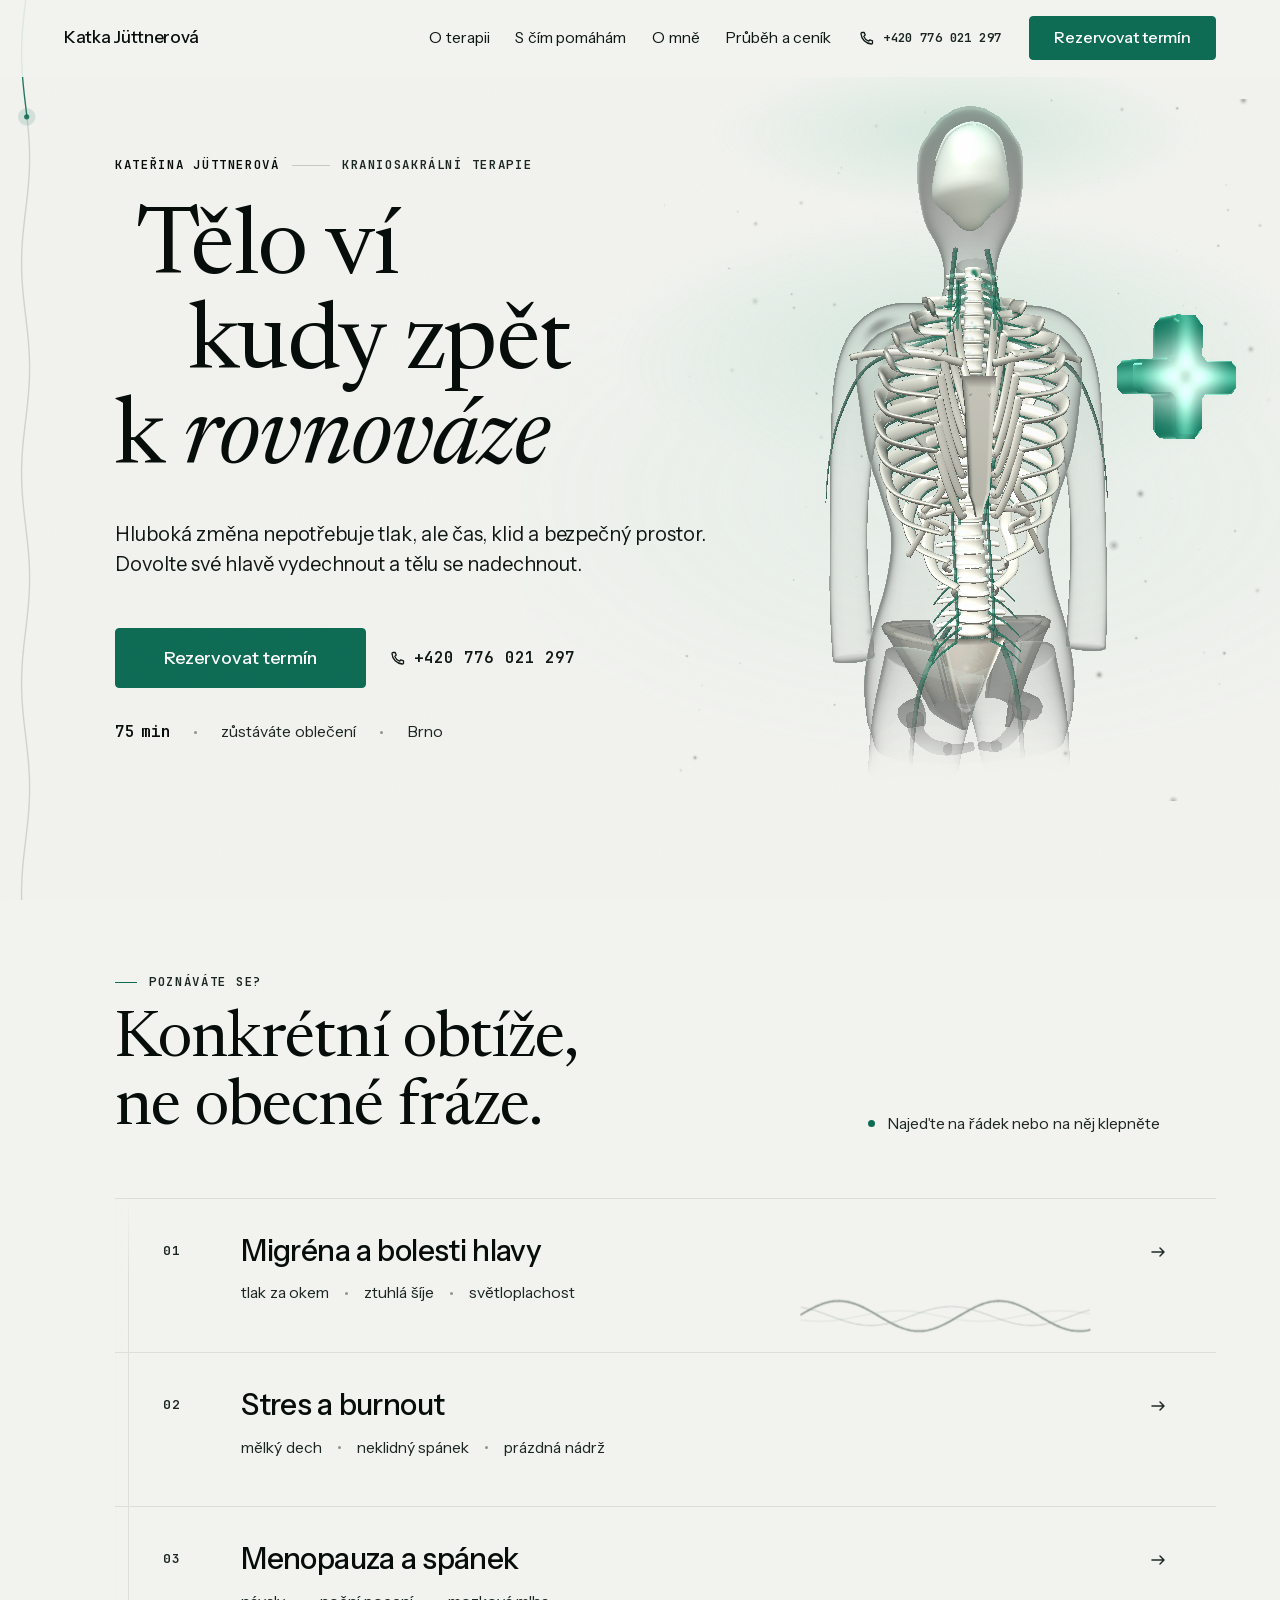
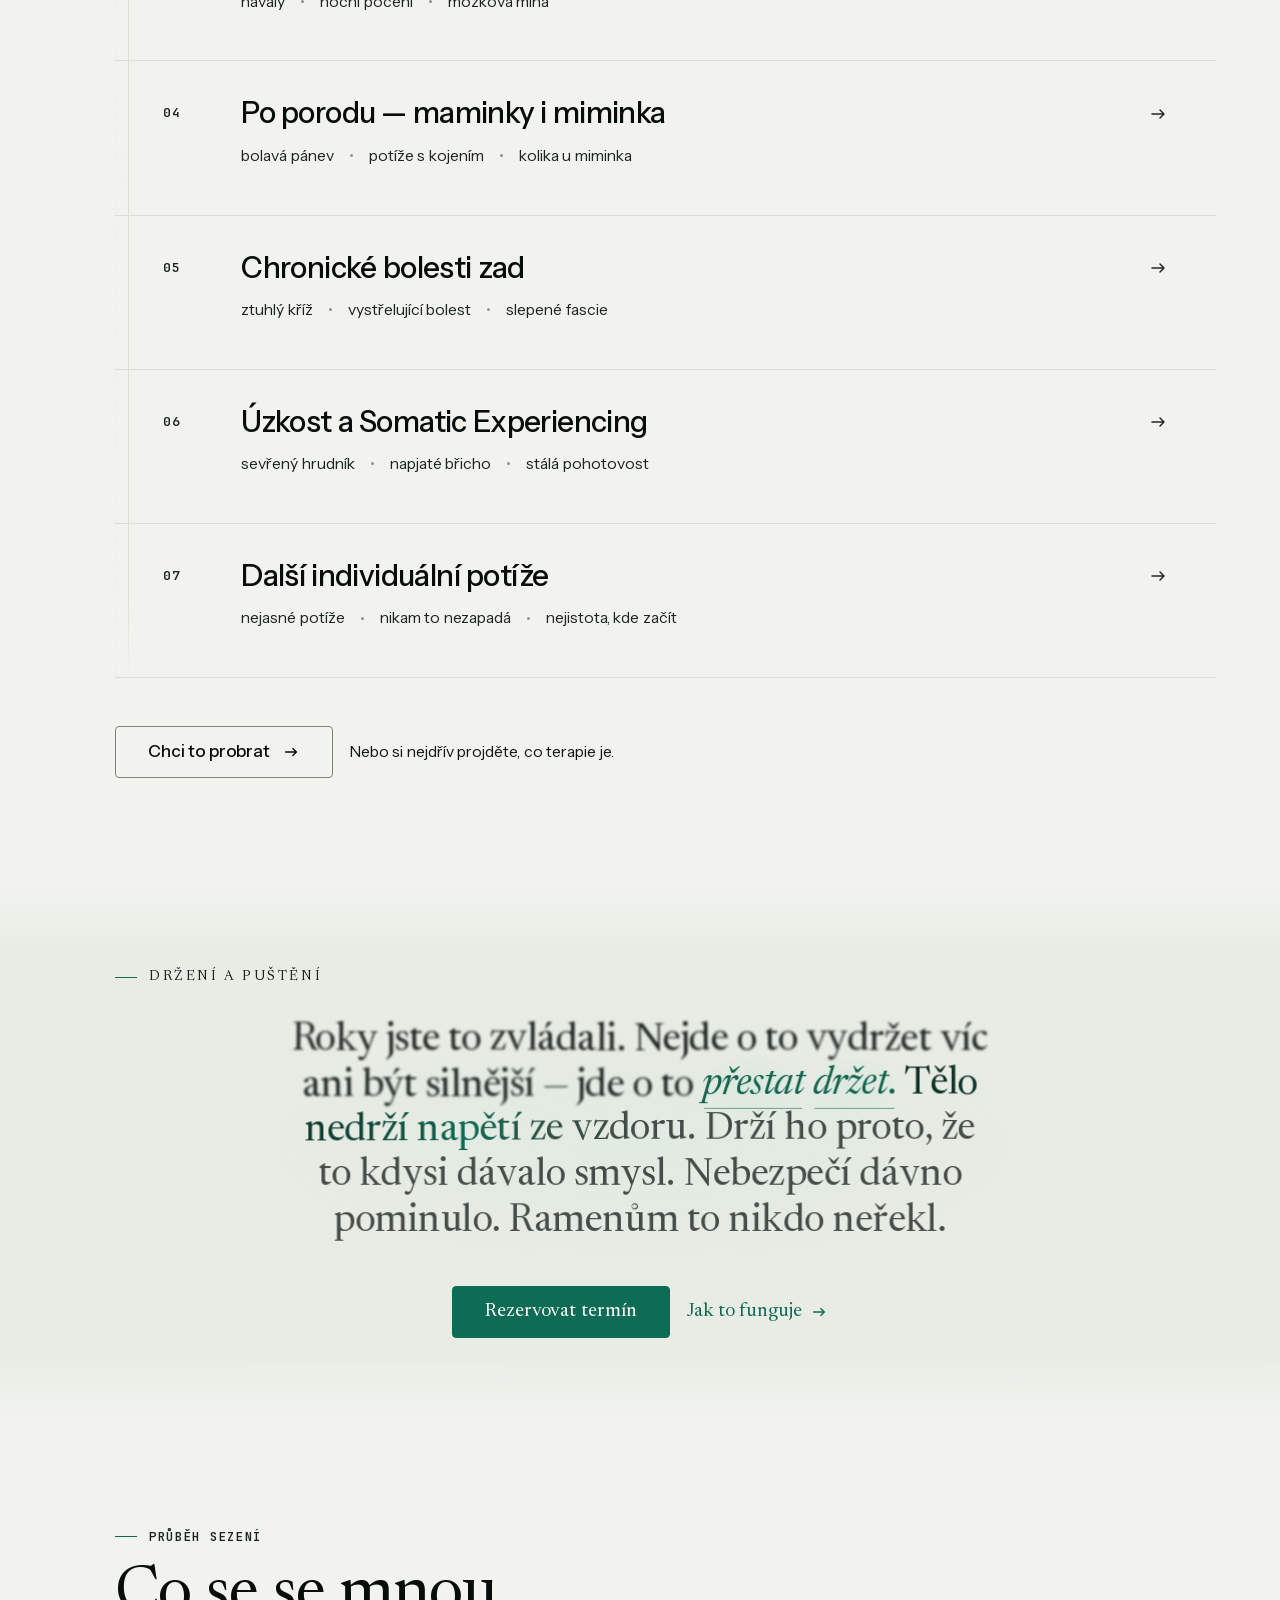
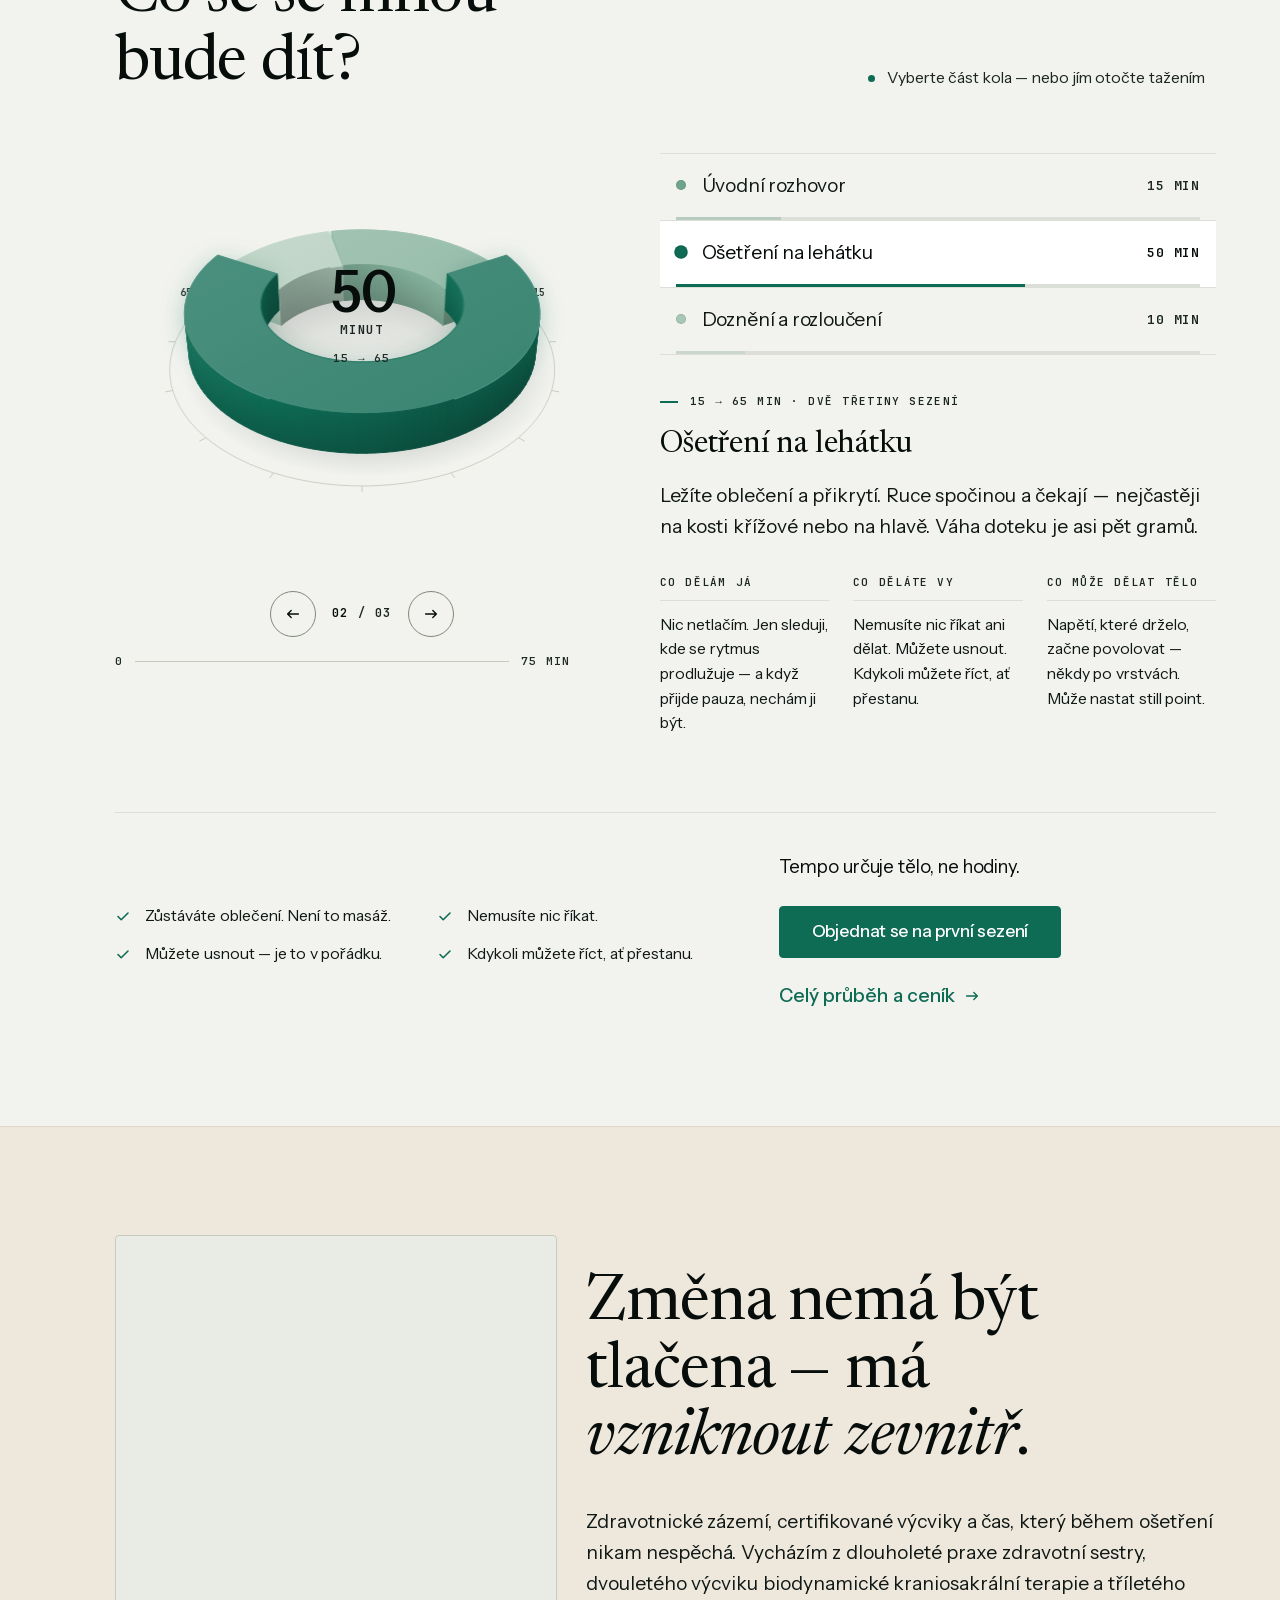
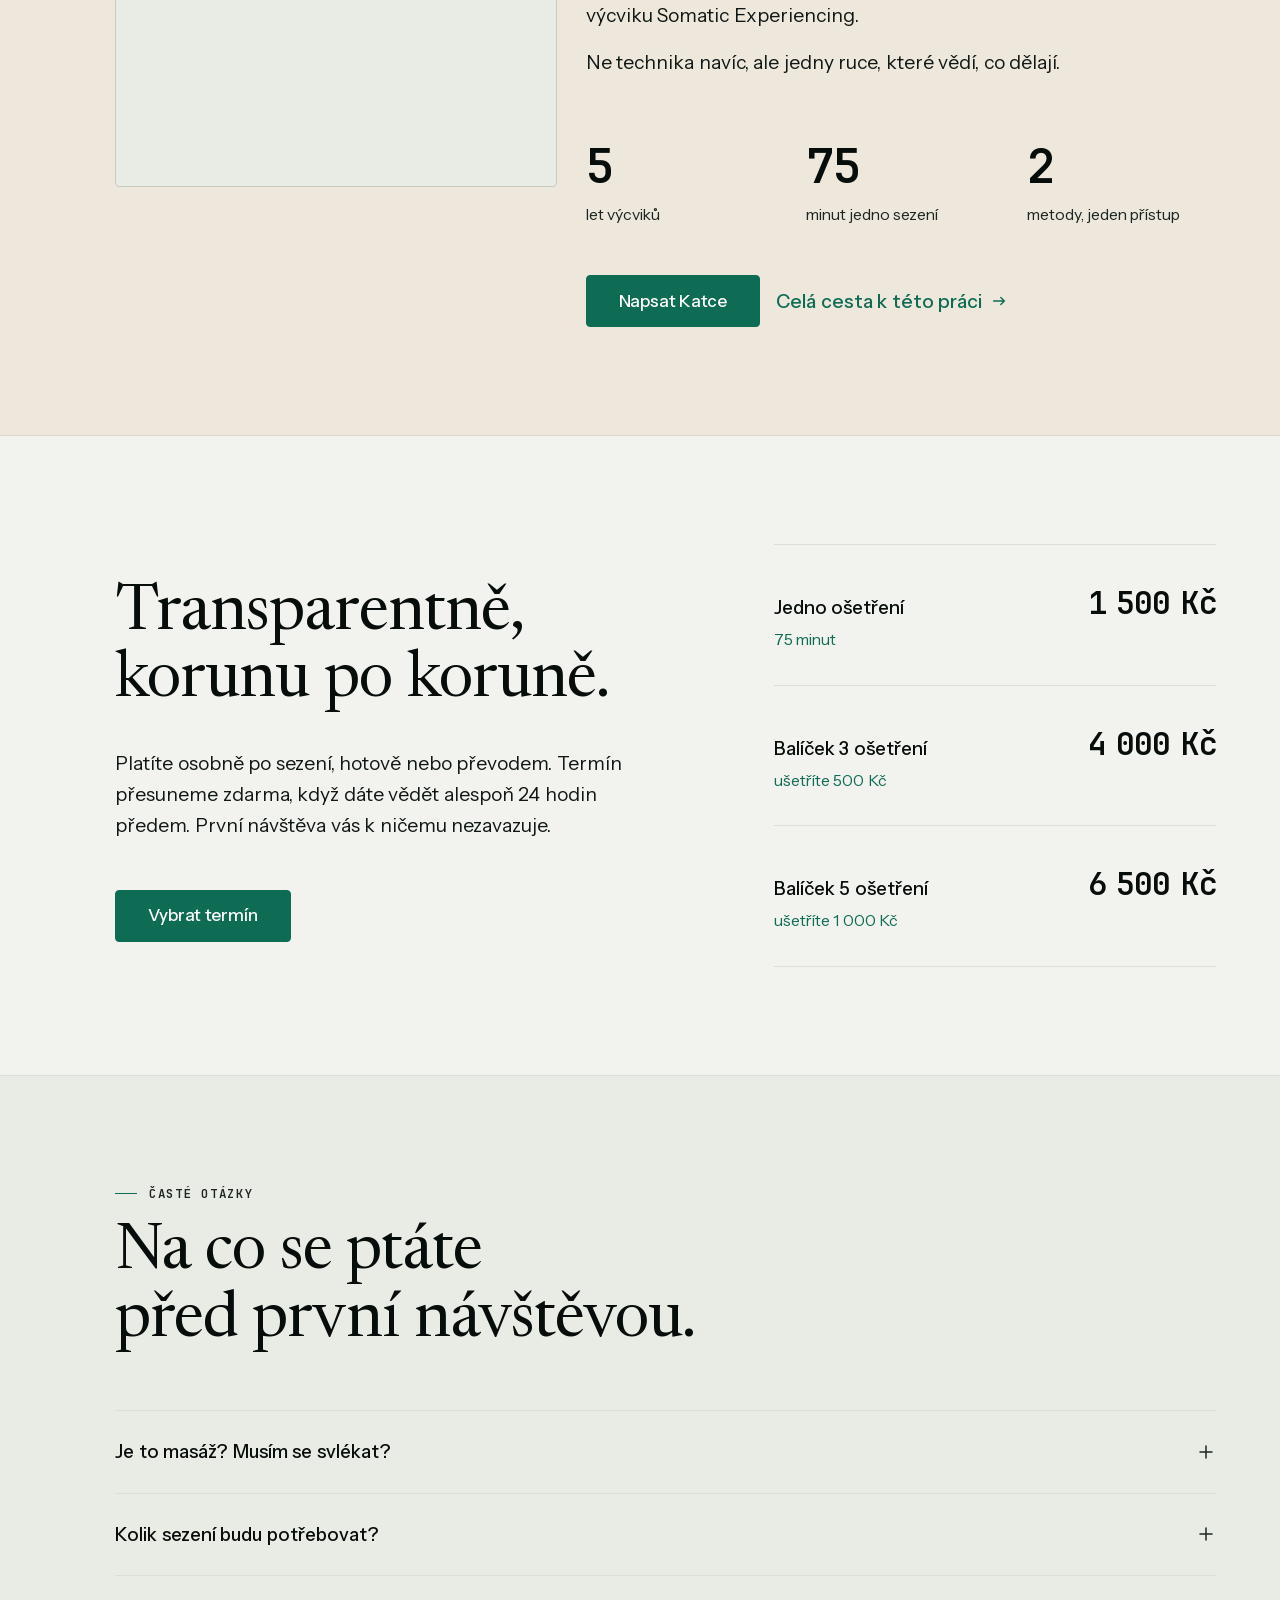
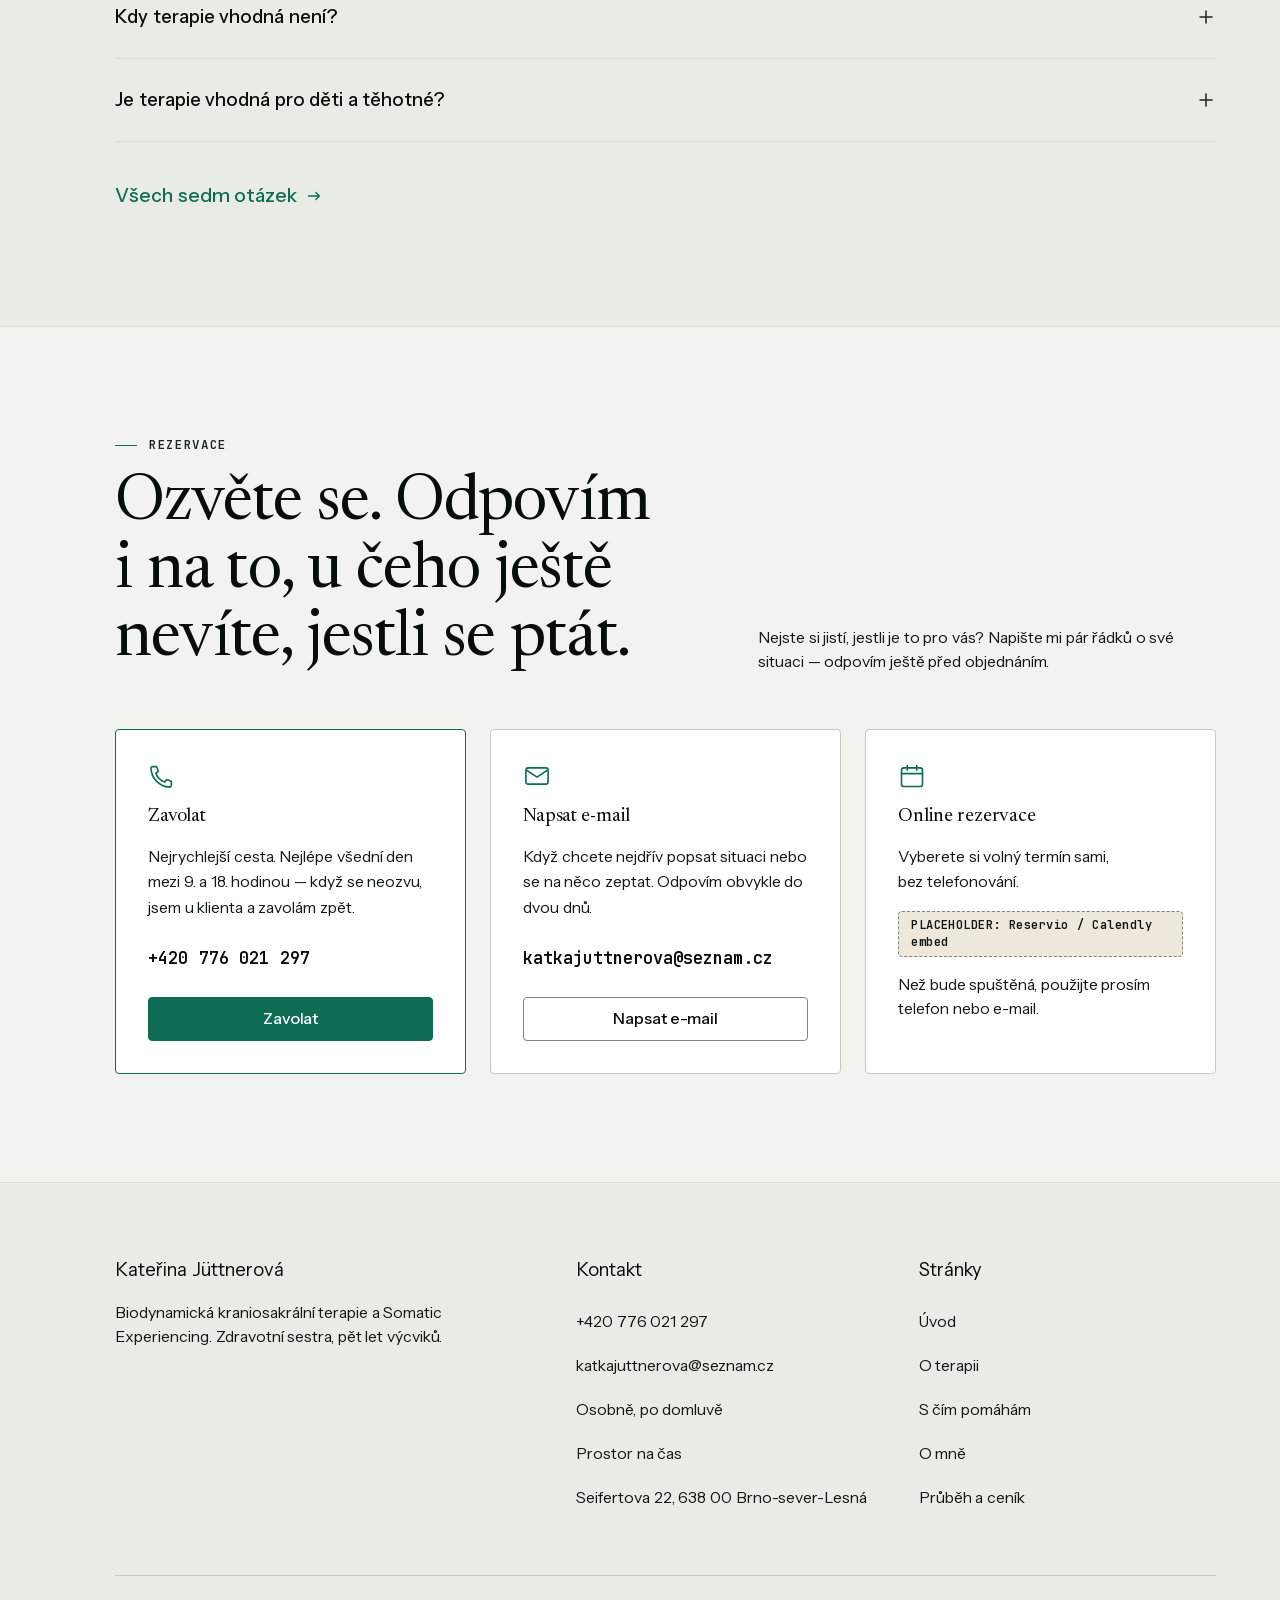
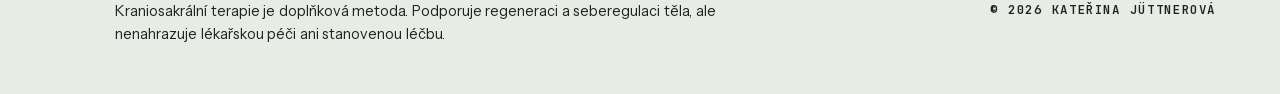
<file: index.html>
<!doctype html>
<html lang="cs" class="no-js">
<head>
<meta charset="utf-8">
<meta name="viewport" content="width=device-width, initial-scale=1, viewport-fit=cover">
<title>Kraniosakrální terapie Brno — Kateřina Jüttnerová</title>
<meta name="description" content="Jemná kraniosakrální terapie a Somatic Experiencing. Zdravotní sestra s pětiletým výcvikem. 75 minut, 1 500 Kč, zůstáváte oblečení. Brno a okolí.">
<link rel="canonical" href="https://www.katkajuttnerova.cz/">
<meta name="theme-color" content="#F2F3EF">

<meta property="og:type" content="website">
<meta property="og:locale" content="cs_CZ">
<meta property="og:title" content="Kraniosakrální terapie — Kateřina Jüttnerová">
<meta property="og:description" content="Jemná podpora nervového systému. 75 minut, v oblečení, bez spěchu. Zdravotnické zázemí a pět let výcviků.">
<meta property="og:image" content="assets/og.png">
<meta property="og:url" content="https://www.katkajuttnerova.cz/">
<meta name="twitter:card" content="summary_large_image">

<link rel="icon" href="assets/favicon.svg" type="image/svg+xml">
<link rel="apple-touch-icon" href="assets/apple-touch-icon.png">

<link rel="preload" href="fonts/instrumentsans-var.woff2" as="font" type="font/woff2" crossorigin>
<link rel="preload" href="fonts/newsreader.woff2" as="font" type="font/woff2" crossorigin>
<!-- Postava v hero sekci stojí v prvním pohledu, takže se její
     dva skripty stahují už při parsování hlavičky — spustí je
     core.js hned (window.KJ_EAGER), ne až s ostatními moduly. -->
<link rel="preload" href="js/webgl/anatomy-mesh.js" as="script">
<link rel="preload" href="js/webgl/anatomy-3d.js" as="script">
<link rel="stylesheet" href="css/tokens.css">
<link rel="stylesheet" href="css/base.css">
<link rel="stylesheet" href="css/layout.css">
<link rel="stylesheet" href="css/components.css">
<link rel="stylesheet" href="css/modules.css">
<link rel="stylesheet" href="css/_l1.css">
<link rel="stylesheet" href="css/_l2.css">
<link rel="stylesheet" href="css/_l3.css">
<link rel="stylesheet" href="css/_l4.css">
<link rel="stylesheet" href="css/_l5.css">
<link rel="stylesheet" href="css/_l6.css">

<script>/* Skrytí pro animaci nasazujeme jen tam, kde je čím animovat.
   Když uživatel nechce pohyb, obsah se nikdy neskryje.
   Pojistka: kdyby se core.js nenačetl nebo cokoli spadlo,
   po 2 s masku strhneme natvrdo. Web bez efektu je pořád web,
   web bez textu není nic. core.js pojistku převezme. */
if(!matchMedia("(prefers-reduced-motion: reduce)").matches){
  document.documentElement.classList.add("js-anim");
  window.__kjRevealGuard=setTimeout(function(){document.documentElement.classList.remove("js-anim")},2000);
}</script>

<script>/* HERO: ŽÁDNÁ ZÁLOŽNÍ KRESBA V PRVNÍ VTEŘINĚ.
   V plátně hero sekce leží dvě verze postavy: prostorová (WebGL)
   a plochá kreslená (assets/nerve-figure.svg) pro prohlížeče
   bez WebGL a pro režim „omezit pohyb“. Kreslená je v HTML
   proto, aby stránka nikdy nebyla prázdná — jenže se tím taky
   stihla ukázat dřív, než se scéna rozběhla, a návštěvník
   viděl na první vteřinu jiný, jednodušší model.

   Když je WebGL k dispozici a uživatel pohyb chce, kresbu
   od začátku SCHOVÁME. Ukáže se jen tehdy, když se 3D scéna
   nepodaří — buď proto, že se přihlásí sama (giveUp), nebo
   proto, že do šesti vteřin nenaskočila. Šest vteřin je
   schválně hodně: lepší chvíli prázdné světelné pole než
   dva různé modely za sebou. */
(function(){
  var d=document.documentElement;
  if(matchMedia("(prefers-reduced-motion: reduce)").matches) return;
  if(!window.WebGLRenderingContext) return;
  d.classList.add("nerve-boot");
  window.__kjNerveGuard=setTimeout(function(){
    d.classList.remove("nerve-boot");
  },6000);
})();</script>

<script type="application/ld+json">
{
  "@context": "https://schema.org",
  "@type": "HealthAndBeautyBusiness",
  "name": "Kateřina Jüttnerová — kraniosakrální terapie",
  "description": "Biodynamická kraniosakrální terapie a Somatic Experiencing.",
  "telephone": "+420776021297",
  "email": "katkajuttnerova@seznam.cz",
  "priceRange": "1500–6500 Kč",
  "areaServed": { "@type": "City", "name": "Brno" },
  "founder": {
    "@type": "Person",
    "name": "Kateřina Jüttnerová",
    "jobTitle": "Kraniosakrální terapeutka, zdravotní sestra"
  },
  "makesOffer": [
    { "@type": "Offer", "name": "Jedno ošetření (75 minut)", "price": "1500", "priceCurrency": "CZK" },
    { "@type": "Offer", "name": "Balíček 3 ošetření", "price": "4000", "priceCurrency": "CZK" },
    { "@type": "Offer", "name": "Balíček 5 ošetření", "price": "6500", "priceCurrency": "CZK" }
  ]
}
</script>
</head>
<body>

<a class="skip" href="#obsah">Přeskočit na obsah</a>
<div class="grain" aria-hidden="true"></div>
<canvas class="breathline" data-breathline aria-hidden="true"></canvas>

<header class="nav" data-nav>
  <div class="wrap nav__inner">
    <a class="nav__brand" href="index.html">Katka Jüttnerová</a>
    <nav class="nav__links" aria-label="Hlavní navigace">
      <a class="nav__link" href="kraniosakralni-terapie.html">O&nbsp;terapii</a>
      <a class="nav__link" href="s-cim-pomaham.html">S&nbsp;čím pomáhám</a>
      <a class="nav__link" href="o-mne.html">O&nbsp;mně</a>
      <a class="nav__link" href="prubeh-a-cenik.html">Průběh a&nbsp;ceník</a>
    </nav>
    <a class="nav__tel" href="tel:+420776021297">
      <svg width="16" height="16" viewBox="0 0 16 16" fill="none" aria-hidden="true"><path d="M3 2.5h2.2l1 2.6L4.8 6.4a8 8 0 0 0 4.8 4.8l1.3-1.4 2.6 1V13a1 1 0 0 1-1.1 1A11 11 0 0 1 2 3.6 1 1 0 0 1 3 2.5Z" stroke="currentColor" stroke-width="1.3" stroke-linejoin="round"/></svg>
      <span class="mono mono--plain">+420&nbsp;776&nbsp;021&nbsp;297</span>
    </a>
    <a class="btn btn--primary btn--sm nav__cta" href="prubeh-a-cenik.html#objednani"><span>Rezervovat termín</span></a>
    <button class="nav__burger" data-burger aria-expanded="false" aria-controls="menu" aria-label="Otevřít menu">
      <svg width="24" height="24" viewBox="0 0 24 24" aria-hidden="true">
        <rect x="3" y="8" width="18" height="1.5" fill="currentColor"/>
        <rect x="3" y="15" width="18" height="1.5" fill="currentColor"/>
      </svg>
    </button>
  </div>
</header>

<div class="menu" id="menu" data-menu aria-hidden="true">
  <div class="wrap">
    <nav class="menu__list" aria-label="Hlavní navigace, mobilní">
      <a class="menu__link" href="index.html" aria-current="page">Úvod</a>
      <a class="menu__link" href="kraniosakralni-terapie.html">O&nbsp;terapii</a>
      <a class="menu__link" href="s-cim-pomaham.html">S&nbsp;čím pomáhám</a>
      <a class="menu__link" href="o-mne.html">O&nbsp;mně</a>
      <a class="menu__link" href="prubeh-a-cenik.html">Průběh a&nbsp;ceník</a>
    </nav>
    <div class="menu__meta">
      <a class="mono mono--plain" href="tel:+420776021297">+420&nbsp;776&nbsp;021&nbsp;297</a>
      <a class="mono mono--plain" href="mailto:katkajuttnerova@seznam.cz">katkajuttnerova@seznam.cz</a>
    </div>
  </div>
</div>

<main id="obsah">

  <!-- ══ 01 HERO ═══════════════════════════════════════════════
       Emoce: „Tohle je jiné.“  Práce: zaujmout, pojmenovat, CTA -->
  <section class="hero" data-theme-zone="tide">
    <div class="wrap wrap--rail hero__grid">
      <div class="hero__text">
        <p class="hero__sig" data-reveal>
          <span class="hero__sig-name">Kateřina Jüttnerová</span>
          <span class="hero__sig-sep" aria-hidden="true"></span>
          <span class="hero__sig-role">Kraniosakrální terapie</span>
        </p>
        <!-- Tři řádky, tři odsazení. Není to ozdoba: věta se
             odsazením nadechuje jako mluvené slovo a poslední
             řádek se vrací až za levý okraj prvního, takže
             „k rovnováze“ stojí nejdál vlevo — tam, kam se
             oko po pádu věty vrací.                            -->
        <h1 class="hero__title" data-reveal>
          <span class="line-mask hero__ln hero__ln--1"><span>Tělo ví</span></span>
          <span class="line-mask hero__ln hero__ln--2"><span>kudy zpět</span></span>
          <span class="line-mask hero__ln hero__ln--3"><span>k <em class="em">rovnováze</em></span></span>
        </h1>
        <p class="lede hero__lede" data-reveal data-reveal-delay="120">
          Hluboká změna nepotřebuje tlak, ale čas, klid a&nbsp;bezpečný prostor.
          Dovolte své hlavě vydechnout a&nbsp;tělu se nadechnout.
        </p>
        <div class="actions hero__actions" data-reveal data-reveal-delay="200">
          <a class="btn btn--primary btn--lg" href="prubeh-a-cenik.html#objednani"><span>Rezervovat termín</span></a>
          <a class="hero__phone" href="tel:+420776021297">
            <svg width="16" height="16" viewBox="0 0 16 16" fill="none" aria-hidden="true"><path d="M3 2.5h2.2l1 2.6L4.8 6.4a8 8 0 0 0 4.8 4.8l1.3-1.4 2.6 1V13a1 1 0 0 1-1.1 1A11 11 0 0 1 2 3.6 1 1 0 0 1 3 2.5Z" stroke="currentColor" stroke-width="1.3" stroke-linejoin="round"/></svg>
            +420&nbsp;776&nbsp;021&nbsp;297
          </a>
        </div>
        <ul class="facts small" data-reveal data-reveal-delay="280">
          <li><span class="num">75&nbsp;min</span></li>
          <li>zůstáváte oblečení</li>
          <li>Brno</li>
        </ul>
      </div>

      <div class="hero__scene">
        <div class="nerve" data-nerve data-mode="static">
          <canvas aria-hidden="true"></canvas>
          <!-- Haló kolem kříže. Kreslí ho stylopis, ne plátno:
               prstenec se má rozpínat i za hranu scény a v CSS
               to nic nestojí. Polohu mu každý snímek dopočítá
               anatomy-3d.js z promítnutého středu kříže. -->
          <span class="nerve__halo" data-nerve-halo aria-hidden="true"></span>
          <img class="nerve__svg" src="assets/nerve-figure.svg" width="520" height="908" decoding="async"
               alt="Schéma nervové soustavy: mícha v durálním tubu, tvrdá plena, hlavové nervy včetně bloudivého, sympatický kmen s ganglii, pleteň pažní a křížová, cauda equina a kost křížová.">
        </div>
      </div>
    </div>
  </section>

  <!-- ══ 02 POZNÁVÁTE SE? ═══════════════════════════════════════
       Emoce: „To jsem přesně já.“  Práce: zrcadlo, identifikace -->
  <!-- Plocha zůstává základní. Mělčinu (--surface-2) nese až
       sekce pod ní: dva stejné pruhy pod sebou by splynuly
       v jeden a předěl by zmizel. -->
  <section class="section" aria-labelledby="poznavate">
    <div class="wrap wrap--rail">
      <div class="section-head">
        <div class="section-head__title">
          <p class="eyebrow mono" data-reveal>Poznáváte se?</p>
          <h2 id="poznavate" data-reveal>
            <span class="line-mask"><span>Konkrétní obtíže,</span></span>
            <span class="line-mask"><span>ne obecné fráze.</span></span>
          </h2>
        </div>
        <div class="section-head__aside">
          <p class="hint" data-reveal><span class="hint__dot" aria-hidden="true"></span> Najeďte na řádek nebo na něj klepněte</p>
        </div>
      </div>

      <div class="hindex" data-help-index>
        <span class="hindex__rail" aria-hidden="true"><span class="hindex__dot"></span></span>
        <canvas class="hindex__sig" data-help-sig aria-hidden="true"></canvas>

        <a class="hrow" href="s-cim-pomaham.html#oblast-01" data-help-row="migrena" style="--row: var(--t-migrena)" data-reveal>
          <span class="hrow__no"><span class="hrow__roll"><span>01</span><span aria-hidden="true">01</span></span></span>
          <span class="hrow__body">
            <span class="hrow__title">Migréna a&nbsp;bolesti hlavy</span>
            <ul class="hrow__signs"><li>tlak za okem</li><li>ztuhlá šíje</li><li>světloplachost</li></ul>
            <span class="hrow__desc"><span>Uvolnění napětí v&nbsp;oblasti šíje, čelistí a&nbsp;lebky — a&nbsp;obnova plynulého proudění.</span></span>
          </span>
          <svg class="hrow__arrow" width="20" height="20" viewBox="0 0 20 20" fill="none" aria-hidden="true"><path d="M4 10h12M12 6l4 4-4 4" stroke="currentColor" stroke-width="1.5" stroke-linecap="round" stroke-linejoin="round"/></svg>
        </a>

        <a class="hrow" href="s-cim-pomaham.html#oblast-02" data-help-row="stres" style="--row: var(--t-stres)" data-reveal>
          <span class="hrow__no"><span class="hrow__roll"><span>02</span><span aria-hidden="true">02</span></span></span>
          <span class="hrow__body">
            <span class="hrow__title">Stres a&nbsp;burnout</span>
            <ul class="hrow__signs"><li>mělký dech</li><li>neklidný spánek</li><li>prázdná nádrž</li></ul>
            <span class="hrow__desc"><span>Dokončení zadržených stresových reakcí, návrat do režimu klidu a&nbsp;trávení.</span></span>
          </span>
          <svg class="hrow__arrow" width="20" height="20" viewBox="0 0 20 20" fill="none" aria-hidden="true"><path d="M4 10h12M12 6l4 4-4 4" stroke="currentColor" stroke-width="1.5" stroke-linecap="round" stroke-linejoin="round"/></svg>
        </a>

        <a class="hrow" href="s-cim-pomaham.html#oblast-03" data-help-row="menopauza" style="--row: var(--t-menopauza)" data-reveal>
          <span class="hrow__no"><span class="hrow__roll"><span>03</span><span aria-hidden="true">03</span></span></span>
          <span class="hrow__body">
            <span class="hrow__title">Menopauza a&nbsp;spánek</span>
            <ul class="hrow__signs"><li>návaly</li><li>noční pocení</li><li>mozková mlha</li></ul>
            <span class="hrow__desc"><span>Podpora v&nbsp;období hormonálních změn — spánek, návaly, vnitřní rovnováha.</span></span>
          </span>
          <svg class="hrow__arrow" width="20" height="20" viewBox="0 0 20 20" fill="none" aria-hidden="true"><path d="M4 10h12M12 6l4 4-4 4" stroke="currentColor" stroke-width="1.5" stroke-linecap="round" stroke-linejoin="round"/></svg>
        </a>

        <a class="hrow" href="s-cim-pomaham.html#oblast-04" data-help-row="poporodu" style="--row: var(--t-poporodu)" data-reveal>
          <span class="hrow__no"><span class="hrow__roll"><span>04</span><span aria-hidden="true">04</span></span></span>
          <span class="hrow__body">
            <span class="hrow__title">Po porodu — maminky i&nbsp;miminka</span>
            <ul class="hrow__signs"><li>bolavá pánev</li><li>potíže s&nbsp;kojením</li><li>kolika u&nbsp;miminka</li></ul>
            <span class="hrow__desc"><span>Jemná regenerace pánve a&nbsp;celého těla — pro maminky i&nbsp;novorozence.</span></span>
          </span>
          <svg class="hrow__arrow" width="20" height="20" viewBox="0 0 20 20" fill="none" aria-hidden="true"><path d="M4 10h12M12 6l4 4-4 4" stroke="currentColor" stroke-width="1.5" stroke-linecap="round" stroke-linejoin="round"/></svg>
        </a>

        <a class="hrow" href="s-cim-pomaham.html#oblast-05" data-help-row="zada" style="--row: var(--t-zada)" data-reveal>
          <span class="hrow__no"><span class="hrow__roll"><span>05</span><span aria-hidden="true">05</span></span></span>
          <span class="hrow__body">
            <span class="hrow__title">Chronické bolesti zad</span>
            <ul class="hrow__signs"><li>ztuhlý kříž</li><li>vystřelující bolest</li><li>slepené fascie</li></ul>
            <span class="hrow__desc"><span>Rozpuštění usazeného napětí ve fasciích podél celé páteře.</span></span>
          </span>
          <svg class="hrow__arrow" width="20" height="20" viewBox="0 0 20 20" fill="none" aria-hidden="true"><path d="M4 10h12M12 6l4 4-4 4" stroke="currentColor" stroke-width="1.5" stroke-linecap="round" stroke-linejoin="round"/></svg>
        </a>

        <a class="hrow" href="s-cim-pomaham.html#oblast-06" data-help-row="uzkost" style="--row: var(--t-uzkost)" data-reveal>
          <span class="hrow__no"><span class="hrow__roll"><span>06</span><span aria-hidden="true">06</span></span></span>
          <span class="hrow__body">
            <span class="hrow__title">Úzkost a&nbsp;Somatic Experiencing</span>
            <ul class="hrow__signs"><li>sevřený hrudník</li><li>napjaté břicho</li><li>stálá pohotovost</li></ul>
            <span class="hrow__desc"><span>Propojení kraniosakrální terapie s&nbsp;prací na nervovém systému a&nbsp;traumatu.</span></span>
          </span>
          <svg class="hrow__arrow" width="20" height="20" viewBox="0 0 20 20" fill="none" aria-hidden="true"><path d="M4 10h12M12 6l4 4-4 4" stroke="currentColor" stroke-width="1.5" stroke-linecap="round" stroke-linejoin="round"/></svg>
        </a>

        <a class="hrow" href="s-cim-pomaham.html#oblast-07" data-help-row="dalsi" style="--row: var(--t-dalsi)" data-reveal>
          <span class="hrow__no"><span class="hrow__roll"><span>07</span><span aria-hidden="true">07</span></span></span>
          <span class="hrow__body">
            <span class="hrow__title">Další individuální potíže</span>
            <ul class="hrow__signs"><li>nejasné potíže</li><li>nikam to nezapadá</li><li>nejistota, kde začít</li></ul>
            <span class="hrow__desc"><span>Když se to nedá zařadit — projdeme to spolu a&nbsp;najdeme, kde začít.</span></span>
          </span>
          <svg class="hrow__arrow" width="20" height="20" viewBox="0 0 20 20" fill="none" aria-hidden="true"><path d="M4 10h12M12 6l4 4-4 4" stroke="currentColor" stroke-width="1.5" stroke-linecap="round" stroke-linejoin="round"/></svg>
        </a>

      </div>

      <div class="actions" style="margin-top: var(--s-7)" data-reveal>
        <a class="btn btn--ghost btn--on-surface" href="s-cim-pomaham.html"><span>Chci to probrat</span>
          <svg width="18" height="18" viewBox="0 0 20 20" fill="none" aria-hidden="true"><path d="M4 10h12M12 6l4 4-4 4" stroke="currentColor" stroke-width="1.5" stroke-linecap="round" stroke-linejoin="round"/></svg>
        </a>
        <p class="small" style="color: var(--ink-2); margin: 0">Nebo si nejdřív projděte, co terapie je.</p>
      </div>
    </div>
  </section>

  <!-- ══ 03 PŘEDĚL: DRŽENÍ A PUŠTĚNÍ ══════════════════════
       Emoce: „To je přesně můj život — a tohle chci.“

       Jediná přechodová sekce úvodní stránky: mělká voda
       (--surface-2) mezi rejstříkem obtíží nad ní a kolem sezení
       pod ní. Nádech mezi dvěma ovládacími panely.

       JEDNO PÍSMO, JEDEN ODSTAVEC. Dřív tu stál úzký výrok ve třech
       řádcích a pod ním čtyři odstavce, každý v jiném stupni —
       šest typografických hlasů na jedné obrazovce a sekce vysoká
       jako dvě. Teď je to JEDEN široký odstavec sázený Newsreaderem
       od prvního po poslední písmeno: nic nešeptá, nic nekřičí,
       a sekce se vejde do jednoho pohledu.

       CO DĚLÁ SAZBA. Věta drží a pak povolí — doslova.
       Slova jsou před příchodem vlny sevřená (stažená, povytažená
       nahoru), vlna je po písmenech rozsvítí — a slova první věty
       pak jedno po druhém sednou níž, rozevřou se a změknou
       do neostra. Svítit zůstane „přestat držet“ a všechno,
       co po něm následuje. Každé puštěné slovo udělá pod sazbou
       kruh na vodě — viz js/modules/say.js. -->
  <section class="section band band--say" aria-labelledby="posun">
    <div class="wrap wrap--rail">
      <div class="creed__top">
        <p class="eyebrow" data-reveal>Držení a&nbsp;puštění</p>
      </div>
    </div>

    <!-- VÝROK PŘES CELOU ŠÍŘKU.
         Nestojí v mřížce dvanácti sloupců a nemá odsazení o pruh
         linky dechu: je to jediná věc, kterou má člověk z předělu
         odnést, a stojí tedy sama uprostřed stránky.

         Každé slovo je vlastní prvek, protože jím prochází vlna.
         Bez skriptu je to normálně vysázený odstavec a nikdo
         nepozná rozdíl. -->
    <div class="wrap say-wrap">
      <h2 class="say" id="posun" data-say>
        <span class="say__w">Roky</span>
        <span class="say__w">jste</span>
        <span class="say__w">to</span>
        <span class="say__w">zvládali.</span>
        <span class="say__w">Nejde</span>
        <span class="say__w">o&nbsp;to</span>
        <span class="say__w">vydržet</span>
        <span class="say__w">víc</span>
        <span class="say__w">ani</span>
        <span class="say__w">být</span>
        <span class="say__w">silnější</span>
        <span class="say__w">—</span>
        <span class="say__w">jde</span>
        <span class="say__w">o&nbsp;to</span>
        <span class="say__w say__w--key"><em class="em">přestat</em></span>
        <span class="say__w say__w--key"><em class="em">držet</em>.</span>
        <span class="say__w">Tělo</span>
        <span class="say__w">nedrží</span>
        <span class="say__w">napětí</span>
        <span class="say__w">ze&nbsp;vzdoru.</span>
        <span class="say__w">Drží</span>
        <span class="say__w">ho</span>
        <span class="say__w">proto,</span>
        <span class="say__w">že</span>
        <span class="say__w">to</span>
        <span class="say__w">kdysi</span>
        <span class="say__w">dávalo</span>
        <span class="say__w">smysl.</span>
        <span class="say__w">Nebezpečí</span>
        <span class="say__w">dávno</span>
        <span class="say__w">pominulo.</span>
        <span class="say__w">Ramenům</span>
        <span class="say__w">to</span>
        <span class="say__w">nikdo</span>
        <span class="say__w">neřekl.</span>
      </h2>

      <!-- Patka. Poslední věta výroku už nic nežádá, takže tlačítko
           nemusí křičet — stojí prostě tam, kde sazba doměla. -->
      <div class="creed__foot">
        <div class="actions" data-reveal>
          <a class="btn btn--primary" href="prubeh-a-cenik.html#objednani"><span>Rezervovat termín</span></a>
          <a class="link-arrow" href="kraniosakralni-terapie.html">Jak to funguje
            <svg width="18" height="18" viewBox="0 0 20 20" fill="none" aria-hidden="true"><path d="M4 10h12M12 6l4 4-4 4" stroke="currentColor" stroke-width="1.5" stroke-linecap="round" stroke-linejoin="round"/></svg>
          </a>
        </div>
      </div>
    </div>
  </section>

  <!-- ══ 05 CO VÁS ČEKÁ ═════════════════════════════════════════
       Emoce: „Nemám se čeho bát.“  Práce: odbourat strach z neznáma

       Dřív tu stál ciferník: kolo, po kterém jezdil ukazatel,
       tlačítko „Přehrát sezení“ a posuvník na sedmdesát pět
       minut. Byly s tím dva problémy.

       Za prvé se rozjížděl SÁM. Kdo přišel na sekci, viděl
       pohyb, který si nevyžádal, a než stačil přečíst první
       odstavec, text se pod rukama přepnul. Automat, který
       předběhne čtenáře, není ukázka — je to rušení.

       Za druhé se dal chytit KDEKOLI. Sedmdesát pět poloh na
       kruhu vypadá jako přesnost, ale odpovědi jsou tři.
       Kdo hledá, co ho čeká, potřebuje tři odpovědi, ne
       sedmdesát pět mezistavů.

       Teď je to totéž kolo jako v kapitole Průběh — týž
       renderer, tři výseče, tři panely. Nic se nehýbe samo,
       vybírá se kliknutím do výseče, do řádku legendy, šipkami
       pod kolem nebo klávesnicí. Kolem se dá otáčet tažením,
       ale vybrat jde jen jedna ze tří částí. -->
  <section class="section" aria-labelledby="cekavas">
    <div class="wrap wrap--rail">
      <div class="section-head">
        <div class="section-head__title">
          <p class="eyebrow mono" data-reveal>Průběh sezení</p>
          <h2 id="cekavas" data-reveal>
            <span class="line-mask"><span>Co se se mnou</span></span>
            <span class="line-mask"><span>bude dít?</span></span>
          </h2>
        </div>
        <div class="section-head__aside">
          <p class="hint" data-reveal><span class="hint__dot" aria-hidden="true"></span> Vyberte část kola — nebo jím otočte tažením</p>
        </div>
      </div>

      <div class="wheel" data-wheel data-reveal>

        <!-- ---------- prostorový graf ---------- -->
        <div class="wheel__stage">
          <div class="wheel__disc" data-wheel-disc>
            <canvas data-wheel-canvas aria-hidden="true"></canvas>
            <div class="wheel__core" aria-hidden="true">
              <span class="wheel__core-num" data-wheel-num>50</span>
              <span class="wheel__core-unit mono">minut</span>
              <span class="wheel__core-span mono" data-wheel-span>15 → 65</span>
            </div>
          </div>

          <!-- Ovládání POD kolem. Šipky a odečet „02 / 03“ jsou
               tu proto, aby bylo na první pohled vidět, že se
               přepíná — a kolik částí vůbec je. Bez nich vypadá
               kolo jako obrázek. -->
          <div class="wheel__nav">
            <button class="wheel__btn" type="button" data-wheel-step="-1" aria-label="Předchozí část sezení">
              <svg width="18" height="18" viewBox="0 0 20 20" fill="none" aria-hidden="true"><path d="M16 10H4m4-4-4 4 4 4" stroke="currentColor" stroke-width="1.5" stroke-linecap="round" stroke-linejoin="round"/></svg>
            </button>
            <p class="wheel__count mono" data-wheel-count aria-hidden="true"><span>02</span> / 03</p>
            <button class="wheel__btn" type="button" data-wheel-step="1" aria-label="Další část sezení">
              <svg width="18" height="18" viewBox="0 0 20 20" fill="none" aria-hidden="true"><path d="M4 10h12m-4-4 4 4-4 4" stroke="currentColor" stroke-width="1.5" stroke-linecap="round" stroke-linejoin="round"/></svg>
            </button>
          </div>

          <p class="wheel__scale mono" aria-hidden="true">
            <span>0</span><span class="wheel__scale-line"></span><span>75 min</span>
          </p>
        </div>

        <!-- ---------- ovládání a text ---------- -->
        <div class="wheel__panel">

          <div class="wheel__legend" role="tablist" aria-label="Části sezení">
            <button class="wseg" type="button" role="tab" id="ktab-1"
                    aria-controls="kpan-1" aria-selected="false" tabindex="-1"
                    data-wheel-tab="0" style="--seg: var(--seg-1)">
              <span class="wseg__mark" aria-hidden="true"></span>
              <span class="wseg__name">Úvodní rozhovor</span>
              <span class="wseg__min mono">15&nbsp;min</span>
              <span class="wseg__meter" aria-hidden="true"><i style="--w: 20%"></i></span>
            </button>
            <button class="wseg" type="button" role="tab" id="ktab-2"
                    aria-controls="kpan-2" aria-selected="true"
                    data-wheel-tab="1" style="--seg: var(--seg-2)">
              <span class="wseg__mark" aria-hidden="true"></span>
              <span class="wseg__name">Ošetření na&nbsp;lehátku</span>
              <span class="wseg__min mono">50&nbsp;min</span>
              <span class="wseg__meter" aria-hidden="true"><i style="--w: 66.7%"></i></span>
            </button>
            <button class="wseg" type="button" role="tab" id="ktab-3"
                    aria-controls="kpan-3" aria-selected="false" tabindex="-1"
                    data-wheel-tab="2" style="--seg: var(--seg-3)">
              <span class="wseg__mark" aria-hidden="true"></span>
              <span class="wseg__name">Doznění a&nbsp;rozloučení</span>
              <span class="wseg__min mono">10&nbsp;min</span>
              <span class="wseg__meter" aria-hidden="true"><i style="--w: 13.3%"></i></span>
            </button>
          </div>

          <!-- ---------- část 1 ---------- -->
          <div class="wpan" id="kpan-1" role="tabpanel" aria-labelledby="ktab-1"
               data-wheel-panel="0" style="--seg: var(--seg-1)">
            <p class="wpan__range mono">0&nbsp;→&nbsp;15 min · pětina sezení</p>
            <h3 class="wpan__title">Úvodní rozhovor</h3>
            <p class="wpan__lede">Sedneme si. Beze spěchu si řekneme, s&nbsp;čím přicházíte
              a&nbsp;co budu dělat. Nic se nesvléká a&nbsp;nevyplňují se žádné formuláře.</p>

            <dl class="wcols">
              <div class="wcol">
                <dt>Co dělám já</dt>
                <dd>Ptám se, s&nbsp;čím přicházíte a&nbsp;co se dělo od&nbsp;minula. Vysvětlím, čeho se dotknu.</dd>
              </div>
              <div class="wcol">
                <dt>Co děláte vy</dt>
                <dd>Řeknete, co vás trápí — klidně i&nbsp;to, co zní hloupě. Můžete říct, kam se dotýkat nechcete.</dd>
              </div>
              <div class="wcol">
                <dt>Co může dělat tělo</dt>
                <dd>Ještě je v&nbsp;pohotovosti. To je v&nbsp;pořádku — teprve se rozhoduje, jestli je tu bezpečno.</dd>
              </div>
            </dl>
          </div>

          <!-- ---------- část 2 ---------- -->
          <div class="wpan" id="kpan-2" role="tabpanel" aria-labelledby="ktab-2"
               data-wheel-panel="1" style="--seg: var(--seg-2)">
            <p class="wpan__range mono">15&nbsp;→&nbsp;65 min · dvě třetiny sezení</p>
            <h3 class="wpan__title">Ošetření na&nbsp;lehátku</h3>
            <p class="wpan__lede">Ležíte oblečení a&nbsp;přikrytí. Ruce spočinou a&nbsp;čekají —
              nejčastěji na&nbsp;kosti křížové nebo na&nbsp;hlavě. Váha doteku je asi pět gramů.</p>

            <dl class="wcols">
              <div class="wcol">
                <dt>Co dělám já</dt>
                <dd>Nic netlačím. Jen sleduji, kde se rytmus prodlužuje — a&nbsp;když přijde pauza, nechám ji být.</dd>
              </div>
              <div class="wcol">
                <dt>Co děláte vy</dt>
                <dd>Nemusíte nic říkat ani dělat. Můžete usnout. Kdykoli můžete říct, ať přestanu.</dd>
              </div>
              <div class="wcol">
                <dt>Co může dělat tělo</dt>
                <dd>Napětí, které drželo, začne povolovat — někdy po&nbsp;vrstvách. Může nastat still point.</dd>
              </div>
            </dl>
          </div>

          <!-- ---------- část 3 ---------- -->
          <div class="wpan" id="kpan-3" role="tabpanel" aria-labelledby="ktab-3"
               data-wheel-panel="2" style="--seg: var(--seg-3)">
            <p class="wpan__range mono">65&nbsp;→&nbsp;75 min · závěr</p>
            <h3 class="wpan__title">Doznění a&nbsp;rozloučení</h3>
            <p class="wpan__lede">Nikdo vás nikam nežene. Vrátíte se vlastním tempem
              a&nbsp;pak si řekneme, co se dělo a&nbsp;co dává smysl dál.</p>

            <dl class="wcols">
              <div class="wcol">
                <dt>Co dělám já</dt>
                <dd>Nechávám vám čas, nikdo vás nebudí. Pak si řekneme, co dává smysl dál.</dd>
              </div>
              <div class="wcol">
                <dt>Co děláte vy</dt>
                <dd>Ležíte, dokud potřebujete, a&nbsp;vstáváte pomalu. Sdílíte, co jste vnímali — nebo mlčíte.</dd>
              </div>
              <div class="wcol">
                <dt>Co může dělat tělo</dt>
                <dd>Ukládá si, co se stalo. Bývá těžké a&nbsp;teplé a&nbsp;doznívá ještě několik dní.</dd>
              </div>
            </dl>
          </div>

        </div>
      </div>

      <!-- ---------- co platí po celou dobu ---------- -->
      <div class="wheel__foot">
        <ul class="wheel__assure" data-reveal>
          <li><svg width="16" height="16" viewBox="0 0 16 16" fill="none" aria-hidden="true"><path d="M3 8.5l3.2 3.2L13 5" stroke="currentColor" stroke-width="1.6" stroke-linecap="round" stroke-linejoin="round"/></svg> Zůstáváte oblečení. Není to masáž.</li>
          <li><svg width="16" height="16" viewBox="0 0 16 16" fill="none" aria-hidden="true"><path d="M3 8.5l3.2 3.2L13 5" stroke="currentColor" stroke-width="1.6" stroke-linecap="round" stroke-linejoin="round"/></svg> Nemusíte nic říkat.</li>
          <li><svg width="16" height="16" viewBox="0 0 16 16" fill="none" aria-hidden="true"><path d="M3 8.5l3.2 3.2L13 5" stroke="currentColor" stroke-width="1.6" stroke-linecap="round" stroke-linejoin="round"/></svg> Můžete usnout — je to v&nbsp;pořádku.</li>
          <li><svg width="16" height="16" viewBox="0 0 16 16" fill="none" aria-hidden="true"><path d="M3 8.5l3.2 3.2L13 5" stroke="currentColor" stroke-width="1.6" stroke-linecap="round" stroke-linejoin="round"/></svg> Kdykoli můžete říct, ať přestanu.</li>
        </ul>
        <div class="wheel__cta">
          <p class="wheel__claim" data-reveal>Tempo určuje tělo, ne&nbsp;hodiny.</p>
          <div class="actions" data-reveal>
            <a class="btn btn--primary" href="prubeh-a-cenik.html#objednani"><span>Objednat se na první sezení</span></a>
            <a class="link-arrow" href="prubeh-a-cenik.html">Celý průběh a&nbsp;ceník
              <svg width="18" height="18" viewBox="0 0 20 20" fill="none" aria-hidden="true"><path d="M4 10h12M12 6l4 4-4 4" stroke="currentColor" stroke-width="1.5" stroke-linecap="round" stroke-linejoin="round"/></svg>
            </a>
          </div>
        </div>
      </div>
    </div>
  </section>

  <!-- ══ 06 KDO SE VÁS DOTÝKÁ ═══════════════════════════════════
       Emoce: „Tomuhle člověku věřím.“
       Jediná písková plocha na webu — tady je na něm člověk. -->
  <section class="section sand-in" aria-labelledby="katka">
    <div class="wrap wrap--rail">
      <div class="grid">
        <div class="c1-5" data-reveal>
          <figure class="photo photo--4x5">
            <!-- FOTOGRAFIE 01 — portrét 4:5 → assets/katka-portret.jpg. Brief v README.md. -->
            <img src="assets/katka-portret.jpg"
                 alt="Kateřina Jüttnerová sedí v zahradě mezi kvetoucími keři"
                 width="1200" height="1500" loading="lazy" decoding="async">
          </figure>
        </div>

        <div class="c6-12">
          <p class="eyebrow mono" data-reveal>Kdo se vás dotýká</p>
          <h2 id="katka" data-reveal>
            <span class="line-mask"><span>Změna nemá být</span></span>
            <span class="line-mask"><span>tlačena — má</span></span>
            <span class="line-mask"><span><em class="em">vzniknout zevnitř</em>.</span></span>
          </h2>
          <p style="margin-top: var(--s-6)" data-reveal>
            Zdravotnické zázemí, certifikované výcviky a&nbsp;čas, který během ošetření
            nikam nespěchá. Vycházím z&nbsp;dlouholeté praxe zdravotní sestry, dvouletého
            výcviku biodynamické kraniosakrální terapie a&nbsp;tříletého výcviku
            Somatic Experiencing.
          </p>
          <p style="margin-top: var(--s-4)" data-reveal>
            Ne technika navíc, ale jedny ruce, které vědí, co dělají.
          </p>

          <dl class="stats" style="margin-top: var(--s-8)" data-reveal>
            <div><dt class="num">5</dt><dd>let výcviků</dd></div>
            <div><dt class="num">75</dt><dd>minut jedno sezení</dd></div>
            <div><dt class="num">2</dt><dd>metody, jeden přístup</dd></div>
          </dl>

          <div class="actions" style="margin-top: var(--s-7)" data-reveal>
            <a class="btn btn--primary" href="mailto:katkajuttnerova@seznam.cz?subject=Dotaz%20z%20webu"><span>Napsat Katce</span></a>
            <a class="link-arrow" href="o-mne.html">Celá cesta k&nbsp;této práci
              <svg width="18" height="18" viewBox="0 0 20 20" fill="none" aria-hidden="true"><path d="M4 10h12M12 6l4 4-4 4" stroke="currentColor" stroke-width="1.5" stroke-linecap="round" stroke-linejoin="round"/></svg>
            </a>
          </div>
        </div>
      </div>
    </div>
  </section>

  <!--
  ══ 07 SLOVA KLIENTŮ ══════════════════════════════════════════════
  SEKCE JE ZÁMĚRNĚ VYPNUTÁ.

  PLACEHOLDER: nahradit skutečnými referencemi se souhlasem klientů.
  Reference z předchozí verze webu byly vymyšlené ukázky a nesmí být
  prezentovány jako pravé. Návod na zapnutí je v README.md, kapitola
  „Reference“. Kostra sekce je připravená níže — stačí odkomentovat
  a vyplnit skutečné citace.

  <section class="section" aria-labelledby="reference" data-voices>
    <div class="wrap wrap--rail">
      <div class="section-head">
        <div class="section-head__title">
          <p class="eyebrow mono">Slova klientů</p>
          <h2 id="reference">Nejste první.</h2>
        </div>
      </div>
      <div class="voices__track" data-voices-track>
        <figure class="voice" data-voice>
          <blockquote class="voice__text">„…“</blockquote>
          <figcaption class="voice__by">Jméno · téma</figcaption>
        </figure>
      </div>
      <div class="voices__nav">
        <button class="voices__btn" data-voices-prev aria-label="Předchozí reference">…</button>
        <button class="voices__btn" data-voices-next aria-label="Další reference">…</button>
        <span class="mono" data-voices-counter>01 / 01</span>
      </div>
    </div>
  </section>
  -->

  <!-- ══ 08 CENÍK ═══════════════════════════════════════════════
       Emoce: „Vím, do čeho jdu.“  Práce: transparentnost -->
  <section class="section" aria-labelledby="cenik">
    <div class="wrap wrap--rail">
      <div class="grid">
        <div class="c1-6">
          <p class="eyebrow mono" data-reveal>Ceník</p>
          <h2 id="cenik" data-reveal>
            <span class="line-mask"><span>Transparentně,</span></span>
            <span class="line-mask"><span>korunu po koruně.</span></span>
          </h2>
          <p style="margin-top: var(--s-6)" data-reveal>
            Platíte osobně po sezení, hotově nebo převodem. Termín přesuneme zdarma,
            když dáte vědět alespoň 24 hodin předem. První návštěva vás k&nbsp;ničemu nezavazuje.
          </p>
          <div class="actions" style="margin-top: var(--s-7)" data-reveal>
            <a class="btn btn--primary" href="prubeh-a-cenik.html#objednani"><span>Vybrat termín</span></a>
          </div>
        </div>

        <div class="c8-12" data-reveal>
          <div class="prices">
            <div class="price">
              <div class="price__name">Jedno ošetření <span class="price__save">75 minut</span></div>
              <div class="price__value">1&nbsp;500&nbsp;Kč</div>
            </div>
            <div class="price">
              <div class="price__name">Balíček 3 ošetření <span class="price__save">ušetříte 500&nbsp;Kč</span></div>
              <div class="price__value">4&nbsp;000&nbsp;Kč</div>
            </div>
            <div class="price">
              <div class="price__name">Balíček 5 ošetření <span class="price__save">ušetříte 1&nbsp;000&nbsp;Kč</span></div>
              <div class="price__value">6&nbsp;500&nbsp;Kč</div>
            </div>
          </div>
        </div>
      </div>
    </div>
  </section>

  <!-- ══ 09 ČASTÉ OTÁZKY ════════════════════════════════════════
       Emoce: „Poslední pochybnost je pryč.“ -->
  <section class="section tide-in" aria-labelledby="faq">
    <div class="wrap wrap--rail">
      <div class="section-head">
        <div class="section-head__title">
          <p class="eyebrow mono" data-reveal>Časté otázky</p>
          <h2 id="faq" data-reveal>
            <span class="line-mask"><span>Na co se ptáte</span></span>
            <span class="line-mask"><span>před první návštěvou.</span></span>
          </h2>
        </div>
      </div>

      <div class="faq" data-reveal>
        <details class="faq__item">
          <summary class="faq__q">Je to masáž? Musím se svlékat?
            <svg width="20" height="20" viewBox="0 0 20 20" fill="none" aria-hidden="true"><path d="M10 4v12M4 10h12" stroke="currentColor" stroke-width="1.5" stroke-linecap="round"/></svg>
          </summary>
          <div class="faq__a">
            <p>Ne. Kraniosakrální terapie není masáž — pracuje s&nbsp;velmi jemným, klidným dotekem,
              často jen o&nbsp;váze mince. Celé ošetření probíhá v&nbsp;pohodlném oblečení, vleže na lehátku.
              Stačí přijít v&nbsp;něčem, v&nbsp;čem se vám dobře leží.</p>
          </div>
        </details>

        <details class="faq__item">
          <summary class="faq__q">Kolik sezení budu potřebovat?
            <svg width="20" height="20" viewBox="0 0 20 20" fill="none" aria-hidden="true"><path d="M10 4v12M4 10h12" stroke="currentColor" stroke-width="1.5" stroke-linecap="round"/></svg>
          </summary>
          <div class="faq__a">
            <p>Je to individuální. U&nbsp;akutních obtíží často stačí 1–3 sezení, u&nbsp;dlouhodobých témat
              (chronické bolesti, následky stresu) se účinek prohlubuje postupně — proto nabízím
              zvýhodněné balíčky. Po prvním sezení si společně řekneme, co dává smysl dál.
              První návštěva vás k&nbsp;ničemu nezavazuje.</p>
          </div>
        </details>

        <details class="faq__item">
          <summary class="faq__q">Kdy terapie vhodná není?
            <svg width="20" height="20" viewBox="0 0 20 20" fill="none" aria-hidden="true"><path d="M10 4v12M4 10h12" stroke="currentColor" stroke-width="1.5" stroke-linecap="round"/></svg>
          </summary>
          <div class="faq__a">
            <p>Ošetření odkládáme při akutním horečnatém onemocnění, čerstvém úrazu hlavy či páteře
              a&nbsp;bezprostředně po operaci. Pokud si nejste jistí, napište mi předem — společně to
              posoudíme, případně doporučím nejdřív návštěvu lékaře.</p>
          </div>
        </details>

        <details class="faq__item">
          <summary class="faq__q">Je terapie vhodná pro děti a&nbsp;těhotné?
            <svg width="20" height="20" viewBox="0 0 20 20" fill="none" aria-hidden="true"><path d="M10 4v12M4 10h12" stroke="currentColor" stroke-width="1.5" stroke-linecap="round"/></svg>
          </summary>
          <div class="faq__a">
            <p>Ano — právě díky své jemnosti je kraniosakrální terapie vhodná pro miminka, děti
              i&nbsp;těhotné ženy. U&nbsp;těhotenství a&nbsp;u&nbsp;miminek se vždy nejprve krátce domluvíme na vaší
              konkrétní situaci.</p>
          </div>
        </details>
      </div>

      <div class="actions" style="margin-top: var(--s-6)" data-reveal>
        <a class="link-arrow" href="prubeh-a-cenik.html#faq">Všech sedm otázek
          <svg width="18" height="18" viewBox="0 0 20 20" fill="none" aria-hidden="true"><path d="M4 10h12M12 6l4 4-4 4" stroke="currentColor" stroke-width="1.5" stroke-linecap="round" stroke-linejoin="round"/></svg>
        </a>
      </div>
    </div>
  </section>

  <!-- ══ 10 REZERVACE ═══════════════════════════════════════════
       Emoce: „Jdu do toho.“  Práce: konverze -->
  <section class="section" id="rezervace" aria-labelledby="rezervace-t">
    <div class="wrap wrap--rail">
      <div class="cta-block" style="margin-bottom: clamp(40px, 6vh, 72px)">
        <div>
          <p class="eyebrow mono" data-reveal>Rezervace</p>
          <h2 class="cta-block__title" id="rezervace-t" data-reveal>
            <span class="line-mask"><span>Ozvěte se. Odpovím</span></span>
            <span class="line-mask"><span>i&nbsp;na to, u&nbsp;čeho ještě</span></span>
            <span class="line-mask"><span>nevíte, jestli se ptát.</span></span>
          </h2>
        </div>
        <div data-reveal>
          <p class="small" style="color: var(--ink-2)">
            Nejste si jistí, jestli je to pro vás? Napište mi pár řádků o&nbsp;své situaci —
            odpovím ještě před objednáním.
          </p>
        </div>
      </div>

      <div class="ways" data-reveal>
        <div class="way way--primary">
          <svg class="way__icon" viewBox="0 0 24 24" fill="none" aria-hidden="true"><path d="M4 4h3.4l1.5 4-2.1 1.6a12 12 0 0 0 7.6 7.6L16 15l4 1.5V20a1.5 1.5 0 0 1-1.7 1.5A17 17 0 0 1 2.5 5.7 1.5 1.5 0 0 1 4 4Z" stroke="currentColor" stroke-width="1.4" stroke-linejoin="round"/></svg>
          <h3 class="way__title">Zavolat</h3>
          <p>Nejrychlejší cesta. Nejlépe všední den mezi 9. a&nbsp;18.&nbsp;hodinou — když se neozvu, jsem u&nbsp;klienta a&nbsp;zavolám zpět.</p>
          <a class="way__value" href="tel:+420776021297">+420&nbsp;776&nbsp;021&nbsp;297</a>
          <a class="btn btn--primary btn--sm" href="tel:+420776021297"><span>Zavolat</span></a>
        </div>

        <div class="way">
          <svg class="way__icon" viewBox="0 0 24 24" fill="none" aria-hidden="true"><rect x="2.5" y="5" width="19" height="14" rx="2" stroke="currentColor" stroke-width="1.4"/><path d="m3 7 9 6 9-6" stroke="currentColor" stroke-width="1.4" stroke-linejoin="round"/></svg>
          <h3 class="way__title">Napsat e-mail</h3>
          <p>Když chcete nejdřív popsat situaci nebo se na něco zeptat. Odpovím obvykle do dvou dnů.</p>
          <a class="way__value" href="mailto:katkajuttnerova@seznam.cz">katkajuttnerova@seznam.cz</a>
          <a class="btn btn--ghost btn--sm" href="mailto:katkajuttnerova@seznam.cz?subject=Objedn%C3%A1n%C3%AD%20term%C3%ADnu&amp;body=Dobr%C3%BD%20den%2C%0A%0Ar%C3%A1da%20bych%20se%20objednala%20na%20o%C5%A1et%C5%99en%C3%AD.%0A%0AS%20%C4%8D%C3%ADm%20p%C5%99ich%C3%A1z%C3%ADm%3A%0A%0AVyhovoval%20by%20mi%20term%C3%ADn%3A%0A%0AD%C4%9Bkuji%2C%0A"><span>Napsat e-mail</span></a>
        </div>

        <div class="way">
          <svg class="way__icon" viewBox="0 0 24 24" fill="none" aria-hidden="true"><rect x="3" y="5" width="18" height="16" rx="2" stroke="currentColor" stroke-width="1.4"/><path d="M3 10h18M8 3v4M16 3v4" stroke="currentColor" stroke-width="1.4" stroke-linecap="round"/></svg>
          <h3 class="way__title">Online rezervace</h3>
          <p>Vyberete si volný termín sami, bez telefonování.</p>
          <span class="todo">PLACEHOLDER: Reservio / Calendly embed</span>
          <p class="small" style="color: var(--ink-2)">Než bude spuštěná, použijte prosím telefon nebo e-mail.</p>
        </div>
      </div>
    </div>
  </section>

</main>

<footer class="footer" data-breath-mode="exhale">
  <div class="wrap wrap--rail">
    <div class="footer__grid">
      <div>
        <p class="footer__title">Kateřina Jüttnerová</p>
        <p class="small" style="color: var(--ink-2); max-width: 34ch">
          Biodynamická kraniosakrální terapie a&nbsp;Somatic Experiencing.
          Zdravotní sestra, pět let výcviků.
        </p>
      </div>

      <div>
        <p class="footer__title">Kontakt</p>
        <address class="footer__list small">
          <a href="tel:+420776021297">+420&nbsp;776&nbsp;021&nbsp;297</a>
          <a href="mailto:katkajuttnerova@seznam.cz">katkajuttnerova@seznam.cz</a>
          <span style="color: var(--ink-2)">Osobně, po&nbsp;domluvě</span>
          <span>Prostor na&nbsp;čas</span>
          <span>Seifertova 22, 638&nbsp;00 Brno-sever-Lesná</span>
        </address>
      </div>

      <div>
        <p class="footer__title">Stránky</p>
        <nav class="footer__list small" aria-label="Patička">
          <a href="index.html">Úvod</a>
          <a href="kraniosakralni-terapie.html">O&nbsp;terapii</a>
          <a href="s-cim-pomaham.html">S&nbsp;čím pomáhám</a>
          <a href="o-mne.html">O&nbsp;mně</a>
          <a href="prubeh-a-cenik.html">Průběh a&nbsp;ceník</a>
        </nav>
      </div>
    </div>

    <div class="footer__legal">
      <p class="footer__disclaimer">
        Kraniosakrální terapie je doplňková metoda. Podporuje regeneraci a&nbsp;seberegulaci těla,
        ale nenahrazuje lékařskou péči ani stanovenou léčbu.
      </p>
      <p class="mono">© 2026 Kateřina Jüttnerová</p>
    </div>
  </div>
</footer>

<nav class="bottombar" aria-label="Rychlý kontakt">
  <a class="bottombar__btn bottombar__btn--primary" href="tel:+420776021297">
    <svg width="18" height="18" viewBox="0 0 24 24" fill="none" aria-hidden="true"><path d="M4 4h3.4l1.5 4-2.1 1.6a12 12 0 0 0 7.6 7.6L16 15l4 1.5V20a1.5 1.5 0 0 1-1.7 1.5A17 17 0 0 1 2.5 5.7 1.5 1.5 0 0 1 4 4Z" stroke="currentColor" stroke-width="1.5" stroke-linejoin="round"/></svg>
    Zavolat
  </a>
  <a class="bottombar__btn" href="mailto:katkajuttnerova@seznam.cz">
    <svg width="18" height="18" viewBox="0 0 24 24" fill="none" aria-hidden="true"><rect x="2.5" y="5" width="19" height="14" rx="2" stroke="currentColor" stroke-width="1.5"/><path d="m3 7 9 6 9-6" stroke="currentColor" stroke-width="1.5" stroke-linejoin="round"/></svg>
    Napsat
  </a>
</nav>

<script defer src="js/core.js"></script>
<script defer src="vendor/lenis.min.js"></script>
<script defer src="js/breath-line.js"></script>

<script>/* POSTAVA V HERO SEKCI JDE PRVNÍ.
   Byla dřív ve frontě níž a spouštěla se až po dvou snímcích
   spolu se zbytkem modulů — první vteřinu tak v hero sekci
   svítilo prázdné pole a teprve pak se objevilo tělo.
   Teď má vlastní frontu, kterou core.js odbaví okamžitě
   (initEagerScripts); v hlavičce na ni ukazuje preload, takže
   soubory jsou v té chvíli většinou už stažené. Skripty se
   přidávají dynamicky, takže pořád neblokují vykreslení textu. */
window.KJ_EAGER = [
  "js/webgl/anatomy-mesh.js",
  "js/webgl/anatomy-3d.js"
];

/* Ostatní moduly stránky se načtou až po prvním vykreslení
   (core.js → initLazyScripts). Přes <script defer> by běžely
   ještě před DOMContentLoaded a držely hlavní vlákno — text by
   na slabším stroji čekal na dokreslení scény. Pořadí zůstává
   zachované. */
window.KJ_LAZY = [
  "js/motion.js",
  "js/modules/help-index.js",
  "js/modules/say.js",
  "js/modules/wheel-core.js",
  "js/modules/session-wheel.js",
  "js/modules/voices.js"
];</script>
</body>
</html>
</file>
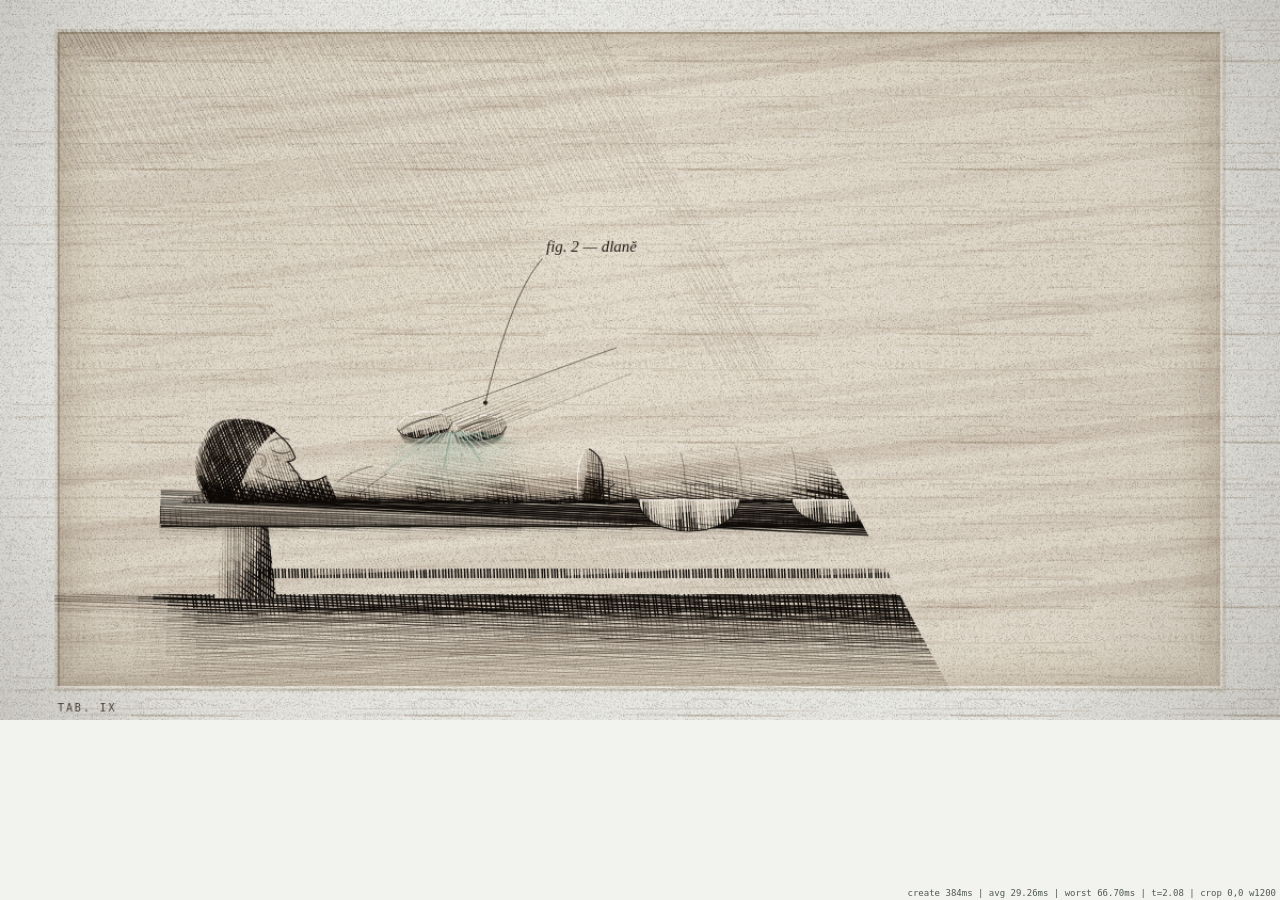
<file: _tmp_engrave_preview.html>
<!doctype html><html><head><meta charset="utf-8"><title>medirytina</title>
<style>
 html,body{margin:0;background:#F2F3EF;font:12px 'JetBrains Mono',monospace;color:#1B2521}
 #wrap{padding:0}
 canvas{width:100vw;height:auto;display:block}
 #hud{position:fixed;right:4px;bottom:2px;font-size:9px;opacity:.75;z-index:9}
</style></head><body><div id="wrap">
<div id="hud">…</div><canvas id="c" width="1200" height="675"></canvas></div>
<script>
function create(){
  var TAU = Math.PI * 2;
  function clamp(v,a,b){ return v<a?a:(v>b?b:v); }
  function lerp(a,b,t){ return a+(b-a)*t; }
  function sstep(a,b,x){ var t=(x-a)/(b-a); if(t<0)t=0; if(t>1)t=1; return t*t*(3-2*t); }
  function hsh(x,y){ var s=Math.sin(x*12.9898+y*78.233)*43758.5453; return s-Math.floor(s); }
  function vn(x,y){
    var xi=Math.floor(x), yi=Math.floor(y), xf=x-xi, yf=y-yi;
    var u=xf*xf*(3-2*xf), v=yf*yf*(3-2*yf);
    return lerp(lerp(hsh(xi,yi),hsh(xi+1,yi),u), lerp(hsh(xi,yi+1),hsh(xi+1,yi+1),u), v);
  }
  function mk(w,h){ var c=document.createElement('canvas'); c.width=w; c.height=h; return c; }
  function rr(p,x,y,w,h,r){
    p.moveTo(x+r,y); p.lineTo(x+w-r,y); p.quadraticCurveTo(x+w,y,x+w,y+r);
    p.lineTo(x+w,y+h-r); p.quadraticCurveTo(x+w,y+h,x+w-r,y+h);
    p.lineTo(x+r,y+h); p.quadraticCurveTo(x,y+h,x,y+h-r);
    p.lineTo(x,y+r); p.quadraticCurveTo(x,y,x+r,y); p.closePath();
  }

  /* sepiova tus na tonovanem papire */
  var PAPER='#EBE4D6', MARGIN='#F2F3EF';
  var PX0=54, PY0=30, PX1=1146, PY1=645;

  var NB=6;
  var BW=[0.32,0.44,0.58,0.76,1.02,1.48];
  var BC=[];
  for(var bi=0;bi<NB;bi++){
    var bf=bi/(NB-1);
    BC.push('rgba('+Math.round(lerp(104,14,bf))+','+Math.round(lerp(80,10,bf))+','+Math.round(lerp(57,7,bf))+','+lerp(0.20,0.98,bf).toFixed(3)+')');
  }

  /* ---------- jadro: sraf ---------- */
  function hatch(c, ang, sp, x0,y0,x1,y1, tone, o){
    o = o || {};
    var cut = (o.cut===undefined)?0.042:o.cut;
    var st  = o.step || 8;
    var wob = (o.wob===undefined)?0.6:o.wob;
    var wsc = (o.wsc===undefined)?1:o.wsc;
    var ca=Math.cos(ang), sa=Math.sin(ang), q;
    var xs=[x0,x1,x0,x1], ys=[y0,y0,y1,y1];
    var umin=1e9,umax=-1e9,vmin=1e9,vmax=-1e9;
    for(q=0;q<4;q++){
      var uc=xs[q]*ca+ys[q]*sa, vc=-xs[q]*sa+ys[q]*ca;
      if(uc<umin)umin=uc; if(uc>umax)umax=uc;
      if(vc<vmin)vmin=vc; if(vc>vmax)vmax=vc;
    }
    var P=[]; for(q=0;q<NB;q++) P.push(new Path2D());
    var vst=Math.ceil(vmin/sp)*sp;
    for(var v=vst; v<=vmax; v+=sp){
      var jv=v+(hsh(v*0.37,ang*9.13)-0.5)*sp*0.32;
      var cur=-2, prx=0, pry=0;
      for(var u=umin; ; u+=st){
        var ue = u>umax?umax:u;
        var off = wob*Math.sin(ue*0.023+jv*0.62) + wob*0.5*Math.sin(ue*0.0081-jv*0.31);
        var vv = jv+off;
        var px = ue*ca - vv*sa, py = ue*sa + vv*ca;
        var tn = tone(px,py);
        var k = (tn<cut) ? -1 : (tn>=1 ? NB-1 : (tn*NB)|0);
        if(cur===-2){ if(k>=0) P[k].moveTo(px,py); }
        else if(k===cur){ if(k>=0) P[k].lineTo(px,py); }
        else if(k>=0){ P[k].moveTo(prx,pry); P[k].lineTo(px,py); }
        cur=k; prx=px; pry=py;
        if(ue>=umax) break;
      }
    }
    c.lineCap='round'; c.lineJoin='round';
    for(q=0;q<NB;q++){ c.strokeStyle=BC[q]; c.lineWidth=BW[q]*wsc; c.stroke(P[q]); }
  }

  /* ---------- horni obrys tela jako funkce x ---------- */
  var CPX=[298,306,330,430,586,706,876,990,1026,1042];
  var CPY=[453,446,432,411,434,426,434,442,428,431];
  var X0=298, X1=1042;
  var TOP=new Float64Array(X1-X0+1);
  (function(){
    var n=CPX.length, m=new Array(n), j;
    for(j=0;j<n;j++){
      if(j===0) m[j]=(CPY[1]-CPY[0])/(CPX[1]-CPX[0]);
      else if(j===n-1) m[j]=(CPY[n-1]-CPY[n-2])/(CPX[n-1]-CPX[n-2]);
      else m[j]=(CPY[j+1]-CPY[j-1])/(CPX[j+1]-CPX[j-1]);
    }
    var seg=0;
    for(var x=X0;x<=X1;x++){
      while(seg<n-2 && x>CPX[seg+1]) seg++;
      var xa=CPX[seg], xb=CPX[seg+1], h=xb-xa, u=(x-xa)/h;
      var uu=u*u, uuu=uu*u;
      TOP[x-X0] = (2*uuu-3*uu+1)*CPY[seg] + (uuu-2*uu+u)*h*m[seg] + (-2*uuu+3*uu)*CPY[seg+1] + (uuu-uu)*h*m[seg+1];
    }
  })();
  function bTop(x){
    if(x<=X0) return TOP[0];
    if(x>=X1) return TOP[X1-X0];
    var i=Math.floor(x)-X0, f=x-Math.floor(x);
    return TOP[i]*(1-f)+TOP[i+1]*f;
  }

  /* ---------- dech: 9 cyklu za minutu ---------- */
  var PER=60/9;
  function breath(t){
    var u=((t%PER)+PER)%PER/PER;
    if(u<0.34) return sstep(0,1,u/0.34);
    if(u<0.42) return 1;
    if(u<0.86) return 1-sstep(0,1,(u-0.42)/0.44);
    return 0;
  }
  function bOff(x,amp){
    if(x<=318||x>=572) return 0;
    return amp*(0.5-0.5*Math.cos(TAU*(x-318)/254));
  }

  /* ---------- vzdalenostni pole figury ---------- */
  var CIR=[[246,428,52]];
  (function(){
    for(var x=304;x<=1036;x+=18){
      var yt=bTop(x)-9;
      CIR.push([x,(yt+474)*0.5,(474-yt)*0.5+3]);
    }
    CIR.push([398,402,26]); CIR.push([448,407,26]);
    CIR.push([496,382,22]); CIR.push([540,360,18]); CIR.push([580,342,14]);
  })();
  var GW=61, GH=35, GS=20, DF=new Float64Array(GW*GH);
  (function(){
    for(var gy=0;gy<GH;gy++) for(var gx=0;gx<GW;gx++){
      var X=gx*GS, Y=gy*GS, best=1e9;
      for(var i=0;i<CIR.length;i++){
        var C=CIR[i], dx=X-C[0], dy=Y-C[1];
        var d=Math.sqrt(dx*dx+dy*dy)-C[2];
        if(d<best) best=d;
      }
      DF[gy*GW+gx]=best;
    }
  })();
  function distF(x,y){
    var fx=clamp(x/GS,0,GW-1.001), fy=clamp(y/GS,0,GH-1.001);
    var ix=fx|0, iy=fy|0, tx=fx-ix, ty=fy-iy, o=iy*GW+ix;
    return lerp(lerp(DF[o],DF[o+1],tx), lerp(DF[o+GW],DF[o+GW+1],tx), ty);
  }

  /* ---------- tonove mapy pozadi ---------- */
  function wallTone(x,y){
    var dd=(x/1200)*0.62 + ((562-y)/562)*0.46;
    var t=0.05+0.94*Math.pow(clamp(dd/1.08,0,1),1.5);
    var sd=x*0.62+y*0.79;
    t*= 1-0.48*(sstep(90,300,sd)*sstep(790,560,sd));
    t*= sstep(-2,118,distF(x,y));
    t+= 0.055*(vn(x*0.011,y*0.011)-0.5);
    t*= 0.93+0.14*vn(x*0.0042+11,y*0.0042+7);
    return clamp(t,0,1);
  }
  function floorTone(x,y){
    var dp=clamp((y-558)/117,0,1);
    var band=sstep(118,206,x)*sstep(1188,1086,x);
    var sh=0.70*band*sstep(1.0,0.05,dp);
    var ct=0.58*sstep(27,0,y-558);
    var t=0.15+sh+ct;
    t*= 0.84+0.34*sstep(220,1150,x);
    t-= 0.22*sstep(0.55,1.0,dp);
    t+= 0.05*(vn(x*0.02,y*0.05)-0.5);
    return clamp(t,0,1);
  }

  /* ---------- dlazdice zrna a papiru ---------- */
  var GT=mk(256,256);
  (function(){
    var c=GT.getContext('2d'), id=c.createImageData(256,256), d=id.data;
    for(var y=0;y<256;y++) for(var x=0;x<256;x++){
      var i=(y*256+x)*4, r=Math.random();
      var fib=0.5+0.5*Math.sin(y*0.83+Math.sin(y*0.11)*3.4);
      var a=0;
      if(r<0.34) a=Math.round((1-r/0.34)*54*(0.45+0.55*fib));
      d[i]=46; d[i+1]=33; d[i+2]=22; d[i+3]=a;
    }
    c.putImageData(id,0,0);
  })();
  var PT=mk(256,256);
  (function(){
    var c=PT.getContext('2d'), id=c.createImageData(256,256), d=id.data;
    for(var y=0;y<256;y++) for(var x=0;x<256;x++){
      var i=(y*256+x)*4, r=Math.random();
      var fib=0.5+0.5*Math.sin(y*1.7+Math.sin(x*0.021+y*0.09)*4.1);
      if(r<0.30){ d[i]=88; d[i+1]=68; d[i+2]=44; d[i+3]=Math.round((1-r/0.30)*44*(0.4+0.6*fib)); }
      else if(r>0.86){ d[i]=255; d[i+1]=253; d[i+2]=246; d[i+3]=Math.round((r-0.86)/0.14*70); }
      else { d[i]=0; d[i+1]=0; d[i+2]=0; d[i+3]=0; }
    }
    c.putImageData(id,0,0);
    c.globalAlpha=0.30; c.strokeStyle='rgba(120,98,66,1)'; c.lineWidth=0.6;
    for(var k=0;k<40;k++){
      var yy=Math.random()*256, ln=30+Math.random()*180, xx=Math.random()*256;
      c.beginPath(); c.moveTo(xx,yy); c.lineTo(xx+ln,yy+(Math.random()-0.5)*2.2); c.stroke();
    }
    c.globalAlpha=1;
  })();

  /* ---------- vrstva papiru ---------- */
  var PL=mk(1200,675);
  (function(){
    var p=PL.getContext('2d'), i;
    p.fillStyle=MARGIN; p.fillRect(0,0,1200,675);
    p.fillStyle=PAPER; p.fillRect(PX0,PY0,PX1-PX0,PY1-PY0);
    var mo=[[220,180,340,0.055],[830,120,430,0.06],[540,545,390,0.05],[1060,470,310,0.045],[110,600,270,0.055],[400,330,300,0.035]];
    for(i=0;i<mo.length;i++){
      var m=mo[i], gr=p.createRadialGradient(m[0],m[1],4,m[0],m[1],m[2]);
      gr.addColorStop(0,'rgba(126,104,72,'+m[3]+')');
      gr.addColorStop(1,'rgba(126,104,72,0)');
      p.fillStyle=gr; p.fillRect(0,0,1200,675);
    }
    for(var ty=0;ty<675;ty+=256) for(var tx=0;tx<1200;tx+=256) p.drawImage(PT,tx,ty);
    p.save();
    p.beginPath(); p.rect(PX0,PY0,PX1-PX0,PY1-PY0); p.clip();
    p.globalAlpha=0.055; p.strokeStyle='rgba(104,80,52,1)';
    for(i=0;i<34;i++){
      var yw=PY0-60+Math.random()*(PY1-PY0+120);
      p.lineWidth=1.5+Math.random()*16;
      p.beginPath(); p.moveTo(PX0-40,yw); p.lineTo(PX1+40,yw-90-Math.random()*80); p.stroke();
    }
    p.globalAlpha=1;
    for(i=0;i<5;i++){
      p.strokeStyle='rgba(112,88,58,'+(0.05-i*0.008).toFixed(3)+')';
      p.lineWidth=6+i*7;
      p.strokeRect(PX0+3+i*4,PY0+3+i*4,PX1-PX0-6-i*8,PY1-PY0-6-i*8);
    }
    p.restore();
    /* otisk desky */
    p.save();
    p.lineWidth=1.7; p.strokeStyle='rgba(122,106,80,0.55)';
    p.beginPath(); p.moveTo(PX0+0.9,PY1); p.lineTo(PX0+0.9,PY0+0.9); p.lineTo(PX1,PY0+0.9); p.stroke();
    p.lineWidth=1.5; p.strokeStyle='rgba(255,253,247,0.95)';
    p.beginPath(); p.moveTo(PX0,PY1-1.1); p.lineTo(PX1-1.1,PY1-1.1); p.lineTo(PX1-1.1,PY0); p.stroke();
    p.lineWidth=1.2; p.strokeStyle='rgba(255,254,250,0.85)';
    p.beginPath(); p.moveTo(PX0-2.2,PY1); p.lineTo(PX0-2.2,PY0-2.2); p.lineTo(PX1,PY0-2.2); p.stroke();
    p.lineWidth=2.6; p.strokeStyle='rgba(150,134,106,0.20)';
    p.strokeRect(PX0-1.6,PY0-1.6,PX1-PX0+3.2,PY1-PY0+3.2);
    p.restore();
  })();

  /* ---------- staticka vrstva rytiny ---------- */
  var slab=new Path2D(); rr(slab,150,469,910,25,5);
  var legL=new Path2D(); legL.moveTo(209,493); legL.lineTo(251,493); legL.lineTo(259,561); legL.lineTo(201,561); legL.closePath();
  var legR=new Path2D(); legR.moveTo(957,493); legR.lineTo(999,493); legR.lineTo(1007,561); legR.lineTo(949,561); legR.closePath();
  var bar=new Path2D(); bar.rect(240,533,720,9);

  function legTone(cx,w){
    return function(x,y){
      var s=clamp((x-(cx-w))/(2*w),0,1);
      var t=0.44+0.54*Math.pow(s,1.25);
      t+=0.22*sstep(512,558,y);
      t-=0.26*sstep(0.16,0.02,s);
      return clamp(t,0,1);
    };
  }
  function spaced(c,s,x,y,sp){
    var cx=x;
    for(var i=0;i<s.length;i++){ var ch=s.charAt(i); c.fillText(ch,cx,y); cx+=c.measureText(ch).width+sp; }
  }

  var IL=mk(1200,675);
  (function(){
    var q=IL.getContext('2d');
    q.save(); q.beginPath(); q.rect(PX0-3,PY0-3,PX1-PX0+6,565-PY0); q.clip();
    hatch(q,1.082,3.5,PX0-8,PY0-8,PX1+8,566,wallTone,{step:9,wob:0.7});
    hatch(q,1.985,3.9,PX0-8,PY0-8,PX1+8,566,function(x,y){ var t=wallTone(x,y); return t<0.30?0:(t-0.28)*1.32; },{step:9,wob:0.7});
    hatch(q,0.29,4.7,PX0-8,PY0-8,PX1+8,566,function(x,y){ var t=wallTone(x,y); return t<0.60?0:(t-0.58)*2.2; },{step:10,wob:0.8});
    q.restore();
    q.save(); q.beginPath(); q.rect(PX0-3,557,PX1-PX0+6,PY1-557+3); q.clip();
    hatch(q,0.035,2.6,PX0-8,555,PX1+8,PY1+6,floorTone,{step:14,wob:0.5});
    hatch(q,-0.062,3.5,PX0-8,584,PX1+8,PY1+6,function(x,y){ return floorTone(x,y)*0.78; },{step:14,wob:0.5});
    hatch(q,1.44,4.2,PX0-8,555,PX1+8,PY1+6,function(x,y){ var t=floorTone(x,y); return t<0.52?0:(t-0.50)*2.05; },{step:8,wob:0.4});
    q.restore();
    q.save(); q.globalCompositeOperation='destination-out'; q.fillStyle='#000';
    q.fill(slab); q.fill(legL); q.fill(legR); q.fill(bar);
    q.restore();
    /* deska lehatka: sraf podel desky */
    q.save(); q.clip(slab);
    hatch(q,0.028,2.15,146,467,1064,497,function(x,y){
      if(y<472.6) return 0;
      var s=clamp((y-472.6)/19.8,0,1);
      var t=0.09+0.66*Math.pow(s,0.8);
      t*= 0.86+0.34*sstep(240,1050,x);
      t+= 0.24*sstep(1006,1058,x)+0.16*sstep(204,152,x);
      return clamp(t,0,1);
    },{step:22,wob:0.3});
    hatch(q,1.49,5.2,146,479,1064,497,function(x,y){
      var s=clamp((y-478)/15,0,1);
      var t=s*0.78*(0.5+0.6*sstep(300,1040,x));
      t+=0.30*sstep(1000,1056,x)+0.22*sstep(210,154,x);
      return clamp(t,0,1);
    },{step:7,wob:0.25});
    q.restore();
    q.save(); q.clip(legL);
    hatch(q,1.58,2.4,205,491,263,563,legTone(230,25),{step:9,wob:0.3});
    hatch(q,0.62,4.4,205,491,263,563,function(x,y){ var t=legTone(230,25)(x,y); return t<0.55?0:(t-0.53)*2.1; },{step:9,wob:0.3});
    q.restore();
    q.save(); q.clip(legR);
    hatch(q,1.58,2.4,945,491,1011,563,legTone(978,25),{step:9,wob:0.3});
    hatch(q,0.62,4.4,945,491,1011,563,function(x,y){ var t=legTone(978,25)(x,y); return t<0.55?0:(t-0.53)*2.1; },{step:9,wob:0.3});
    q.restore();
    q.save(); q.clip(bar);
    hatch(q,1.52,3.0,238,531,962,544,function(x,y){ return 0.42+0.52*clamp((y-533)/9,0,1); },{step:12,wob:0.2});
    q.restore();
    q.strokeStyle='rgba(255,252,244,0.92)'; q.lineWidth=1.5;
    q.beginPath(); q.moveTo(153,470.6); q.lineTo(1057,470.6); q.stroke();
    q.strokeStyle='rgba(17,11,7,0.92)'; q.lineWidth=1.7;
    q.beginPath(); q.moveTo(151,493.4); q.lineTo(1059,493.4); q.stroke();
    q.strokeStyle='rgba(17,11,7,0.55)'; q.lineWidth=1.0;
    q.beginPath(); q.moveTo(150.6,474); q.lineTo(150.6,491); q.moveTo(1059.4,474); q.lineTo(1059.4,491); q.stroke();
    q.save(); q.globalAlpha=0.55;
    hatch(q,0.04,2.2,150,494,1060,507,function(x,y){ return clamp(1.0-(y-494)/13,0,1)*0.95; },{step:26,wob:0.3});
    q.restore();
    /* popiska fig. */
    q.save(); q.globalCompositeOperation='destination-out';
    var kg=q.createRadialGradient(566,232,8,566,232,96);
    kg.addColorStop(0,'rgba(0,0,0,1)'); kg.addColorStop(0.5,'rgba(0,0,0,0.94)'); kg.addColorStop(1,'rgba(0,0,0,0)');
    q.fillStyle=kg; q.fillRect(460,180,220,110);
    q.restore();
    q.fillStyle='rgba(24,16,10,0.92)';
    q.font="italic 15px 'Newsreader', Georgia, serif";
    q.textBaseline='alphabetic';
    q.fillText('fig. 2 — dlaně', 512, 236);
    q.fillStyle='rgba(46,34,22,0.80)';
    q.font="10px 'JetBrains Mono', monospace";
    spaced(q,'TAB. IX',PX0,PY1+22,1.9);
    q.fillStyle='rgba(46,34,22,0.62)';
    spaced(q,'9 DECHŮ / MIN.',PX1-116,PY1+22,1.9);
  })();

  /* spojena vrstva pro beh po dokresleni */
  var ML=mk(1200,675);
  (function(){ var c=ML.getContext('2d'); c.drawImage(PL,0,0); c.drawImage(IL,0,0); })();

  /* zrno + vinace v jedne vrstve */
  var OV=mk(1200,675);
  (function(){
    var c=OV.getContext('2d');
    c.fillStyle='#FFFFFF'; c.fillRect(0,0,1200,675);
    for(var ty=0;ty<675;ty+=256) for(var tx=0;tx<1200;tx+=256) c.drawImage(GT,tx,ty);
    var vg=c.createRadialGradient(520,318,110,600,340,790);
    vg.addColorStop(0,'rgba(38,26,16,0)');
    vg.addColorStop(0.60,'rgba(38,26,16,0.05)');
    vg.addColorStop(1,'rgba(38,26,16,0.26)');
    c.fillStyle=vg; c.fillRect(0,0,1200,675);
  })();

  /* ---------- hlava ---------- */
  var headP=new Path2D();
  headP.moveTo(196,471);
  headP.bezierCurveTo(182,454,180,436,190,430);
  headP.bezierCurveTo(194,414,197,399,209,397);
  headP.bezierCurveTo(230,393,252,400,266,412);
  headP.bezierCurveTo(272,417,274,422,276,427);
  headP.bezierCurveTo(278,430,275,432,270,433);
  headP.bezierCurveTo(274,437,277,443,283,450);
  headP.bezierCurveTo(291,453,299,450,306,446);
  headP.lineTo(317,471); headP.closePath();

  var hairP=new Path2D();
  hairP.moveTo(203,471);
  hairP.bezierCurveTo(184,455,177,436,189,416);
  hairP.bezierCurveTo(194,405,198,396,210,394);
  hairP.bezierCurveTo(231,390,250,396,259,403);
  hairP.bezierCurveTo(247,414,238,425,232,439);
  hairP.bezierCurveTo(227,452,221,462,216,471);
  hairP.closePath();

  var profP=new Path2D();
  profP.moveTo(250,399);
  profP.bezierCurveTo(257,403,262,408,266,412);
  profP.bezierCurveTo(272,417,274,422,276,427);
  profP.bezierCurveTo(278,430,275,432,270,433);
  profP.bezierCurveTo(274,437,277,443,283,450);
  profP.bezierCurveTo(291,453,299,450,306,446);

  var towelP=new Path2D();
  towelP.moveTo(170,472);
  towelP.bezierCurveTo(174,461,196,458,214,459);
  towelP.bezierCurveTo(250,461,286,455,318,457);
  towelP.bezierCurveTo(334,458,342,463,344,472);
  towelP.closePath();

  function faceTone(x,y){
    var ex=(x-252)/44, ey=(y-422)/42;
    var r2=ex*ex+ey*ey, r=Math.sqrt(r2);
    var nx=ex, ny=ey, nz=0;
    if(r>1){ nx=ex/r; ny=ey/r; } else { nz=Math.sqrt(1-r2); }
    var l=clamp(-nx*0.54-ny*0.65+nz*0.53,0,1);
    var t=0.58-0.53*Math.pow(l,0.85);
    t+=0.40*sstep(447,470,y);
    t+=0.16*sstep(0.86,1.06,r);
    t-=0.11*sstep(0.70,1.0,l);
    t+=0.05*Math.sin(x*0.61+y*0.33);
    return clamp(t,0,1);
  }
  function hairTone(x,y){
    var ex=(x-244)/60, ey=(y-427)/47;
    var r=Math.sqrt(ex*ex+ey*ey)+1e-6;
    var nx=ex/r, ny=ey/r;
    var lit=clamp(-nx*0.60-ny*0.80,0,1);
    var rim=sstep(0.74,1.04,r)*lit;
    var t=0.99-0.97*rim-0.08*lit;
    t-=0.10*sstep(0.55,0.15,r);
    return clamp(t,0,1);
  }
  function towelTone(x,y){
    var s=clamp((y-458)/14,0,1);
    var t=0.07+0.54*s;
    t+=0.10*Math.sin(x*0.16+1.4);
    t+=0.24*sstep(468,472,y);
    return clamp(t,0,1);
  }
  function handTone(cx,cy,rx,ry,rot){
    var cr=Math.cos(-rot), sr=Math.sin(-rot);
    return function(x,y){
      var dx=x-cx, dy=y-cy;
      var ex=(dx*cr-dy*sr)/rx, ey=(dx*sr+dy*cr)/ry;
      var r2=ex*ex+ey*ey, r=Math.sqrt(r2);
      var nz=(r>=1)?0:Math.sqrt(1-r2);
      var l=clamp(-ex*0.42-ey*0.70+nz*0.58,0,1);
      var t=0.46-0.43*l;
      t+=0.48*sstep(0.46,1.02,ey);
      t+=0.05*Math.sin(x*1.05+y*0.62);
      return clamp(t,0,1);
    };
  }

  /* ---------- odhaleni: burin projizdi deskou ---------- */
  var RA=1.082, RCA=Math.cos(RA), RSA=Math.sin(RA);
  var RVMIN=1e9, RVMAX=-1e9;
  (function(){
    var xs=[0,1200,0,1200], ys=[0,0,675,675];
    for(var i=0;i<4;i++){
      var v=-xs[i]*RSA+ys[i]*RCA;
      if(v<RVMIN)RVMIN=v; if(v>RVMAX)RVMAX=v;
    }
  })();
  function revealPath(vq){
    var L=2800, p=new Path2D();
    function px(u,v){ return u*RCA-v*RSA; }
    function py(u,v){ return u*RSA+v*RCA; }
    var v2=vq+1600;
    p.moveTo(px(-L,vq),py(-L,vq));
    p.lineTo(px(L,vq),py(L,vq));
    p.lineTo(px(L,v2),py(L,v2));
    p.lineTo(px(-L,v2),py(-L,v2));
    p.closePath();
    return p;
  }

  /* preves deky pres hranu lehatka */
  var LOBE=[[646,48,30],[784,42,23],[906,46,34]];

  /* ---------- kresba ---------- */
  return function draw(g,W,H,t){
    var br=breath(t), amp=7*br, i, k;

    g.save();
    g.setTransform(W/1200,0,0,H/675,0,0);

    var prog=clamp(t/7.4,0,1);
    g.save();
    if(prog<1){
      g.drawImage(PL,0,0);
      var eased=1-Math.pow(1-prog,2.6);
      var vq=lerp(RVMAX+10,RVMIN-12,eased);
      vq=Math.floor(vq/3.5)*3.5;
      g.clip(revealPath(vq));
      g.drawImage(IL,0,0);
    } else {
      g.drawImage(ML,0,0);
    }

    /* ---- rouska pod hlavou ---- */
    g.save(); g.clip(towelP);
    hatch(g,0.06,2.6,166,455,348,474,towelTone,{step:16,wob:0.35});
    hatch(g,1.34,4.4,166,455,348,474,function(x,y){ var v=towelTone(x,y); return v<0.36?0:(v-0.34)*1.5; },{step:7,wob:0.3});
    g.restore();
    g.strokeStyle='rgba(30,21,14,0.42)'; g.lineWidth=0.8;
    g.beginPath();
    g.moveTo(174,470); g.bezierCurveTo(186,462,196,461,206,463);
    g.moveTo(300,460); g.bezierCurveTo(318,458,332,462,338,470);
    g.stroke();

    /* ---- trup ---- */
    var torso=new Path2D();
    torso.moveTo(304,bTop(304)-bOff(304,amp));
    for(i=306;i<=568;i+=5) torso.lineTo(i,bTop(i)-bOff(i,amp));
    torso.lineTo(568,472); torso.lineTo(304,472); torso.closePath();

    var tTone=function(x,y){
      var yt=bTop(x)-bOff(x,amp);
      var s=clamp((y-yt)/(471.5-yt),0,1);
      var v=0.045+0.95*Math.pow(s,1.30);
      v-=0.18*sstep(0.76,0.92,s)*sstep(0.99,0.90,s);
      v*=0.86+0.28*sstep(310,1040,x);
      var ay=439+(x-336)*0.082, ad=y-ay;
      v+=0.20*sstep(9,1,Math.abs(ad))*sstep(330,368,x)*sstep(0,-3,ad);
      v-=0.09*sstep(10,0,Math.abs(ad+7))*sstep(340,380,x);
      v+=0.075*Math.sin(x*0.088+y*0.021)*sstep(0.22,0.62,s);
      var gx=x-424, gy=y-(408-bOff(424,amp));
      var gd=Math.sqrt(gx*gx+gy*gy*2.3);
      v*=1-0.50*sstep(100,16,gd);
      return clamp(v,0,1);
    };
    g.save(); g.clip(torso);
    hatch(g,0.15,2.7,300,396,572,474,tTone,{step:11,wob:0.55});
    hatch(g,1.42,4.4,300,396,572,474,function(x,y){ var v=tTone(x,y); return v<0.42?0:(v-0.40)*1.55; },{step:8,wob:0.45});
    if(br<0.96) hatch(g,2.45,6.4,300,396,572,474,function(x,y){ var v=tTone(x,y); return v<0.26?0:(v-0.24)*1.05*(1-br); },{step:9,wob:0.5,wsc:0.85});
    g.strokeStyle='rgba(28,19,12,0.5)'; g.lineWidth=0.9;
    g.beginPath();
    g.moveTo(316,452); g.bezierCurveTo(326,444,336,440,349,438-bOff(349,amp));
    g.moveTo(330,468); g.bezierCurveTo(344,458,352,450,363,446-bOff(363,amp));
    g.stroke();
    g.restore();

    /* ---- deka ---- */
    var blank=new Path2D();
    blank.moveTo(552,bTop(556)-8);
    for(i=556;i<=1036;i+=5) blank.lineTo(i,bTop(i)-9);
    blank.lineTo(1038,472); blank.lineTo(546,472); blank.closePath();
    var wTone=function(x,y){
      var yt=bTop(x)-9;
      var s=clamp((y-yt)/(471.5-yt),0,1);
      var f=Math.sin(x*0.057+1.1)*0.62+Math.sin(x*0.0255-0.7)*0.38;
      var v=0.10+0.92*Math.pow(s,1.10);
      v+=0.20*f*sstep(0.04,0.55,s);
      v-=0.13*sstep(0.86,0.98,s);
      v*=0.82+0.34*sstep(560,1050,x);
      v+=0.20*sstep(580,556,x);
      v+=0.05*Math.sin(x*0.52+y*0.93);
      v+=0.12*sstep(1000,1036,x);
      return clamp(v,0,1);
    };
    g.save(); g.clip(blank);
    hatch(g,0.19,2.9,544,396,1042,474,wTone,{step:13,wob:0.55});
    hatch(g,1.52,4.3,544,396,1042,474,function(x,y){ var v=wTone(x,y); return v<0.44?0:(v-0.42)*1.55; },{step:8,wob:0.45});
    hatch(g,2.48,8.0,544,396,1042,474,function(x,y){ var v=wTone(x,y); return v<0.70?0:(v-0.68)*2.4; },{step:13,wob:0.4});
    for(k=0;k<9;k++){
      var fx=586+k*52;
      if(fx>1024) break;
      var yf=bTop(fx)-8;
      g.strokeStyle='rgba(24,16,11,'+(0.30+0.28*hsh(k,3.1)).toFixed(3)+')';
      g.lineWidth=0.7+0.6*hsh(k,9.7);
      g.beginPath(); g.moveTo(fx,yf+1);
      g.bezierCurveTo(fx+6,yf+16,fx+1,yf+32,fx+10,471);
      g.stroke();
    }
    g.restore();

    /* prehyb deky */
    var hem=new Path2D();
    hem.moveTo(552,bTop(556)-10);
    hem.bezierCurveTo(566,bTop(560)-4,568,440,562,472);
    hem.lineTo(544,472);
    hem.bezierCurveTo(540,444,542,420,552,bTop(556)-10);
    hem.closePath();
    g.save(); g.clip(hem);
    hatch(g,1.53,2.2,538,404,572,474,function(x,y){
      var s=clamp((x-540)/28,0,1);
      var v=0.12+0.82*Math.pow(s,1.05);
      v+=0.26*sstep(452,472,y);
      return clamp(v,0,1);
    },{step:8,wob:0.3});
    g.restore();
    g.strokeStyle='rgba(16,11,7,0.9)'; g.lineWidth=1.35;
    g.beginPath();
    g.moveTo(552,bTop(556)-10); g.bezierCurveTo(566,bTop(560)-4,568,440,562,472);
    g.stroke();
    g.strokeStyle='rgba(255,252,245,0.8)'; g.lineWidth=1.2;
    g.beginPath();
    g.moveTo(548,bTop(556)-8); g.bezierCurveTo(541,432,540,452,543,470);
    g.stroke();

    /* ---- kontaktni stin tela na desce ---- */
    g.save();
    g.strokeStyle='rgba(12,8,5,0.85)'; g.lineWidth=1.7;
    g.beginPath(); g.moveTo(200,470.6); g.lineTo(1036,470.6); g.stroke();
    hatch(g,0.05,2.0,196,457,1040,472,function(x,y){
      if(x<196||x>1038) return 0;
      return clamp((y-457)/14,0,1)*0.95;
    },{step:30,wob:0.25});
    g.restore();

    /* ---- preves deky pres hranu ---- */
    for(k=0;k<LOBE.length;k++){
      var Lo=LOBE[k], lx=Lo[0], lw=Lo[1], ld=Lo[2];
      var lp=new Path2D();
      lp.moveTo(lx-lw,468);
      lp.bezierCurveTo(lx-lw+3,468+ld*0.72,lx-lw*0.46,468+ld,lx,468+ld);
      lp.bezierCurveTo(lx+lw*0.46,468+ld,lx+lw-3,468+ld*0.72,lx+lw,468);
      lp.closePath();
      g.save();
      g.fillStyle=PAPER; g.fill(lp);
      g.clip(lp);
      hatch(g,1.50,2.5,lx-lw-2,466,lx+lw+2,470+ld+2,function(x,y){
        var s=clamp((y-468)/ld,0,1);
        var u=(x-lx)/lw;
        var v=0.16+0.74*Math.pow(s,0.72);
        v+=0.20*Math.sin(u*7.5+lx*0.11);
        v+=0.26*sstep(0.72,1.0,Math.abs(u));
        return clamp(v,0,1);
      },{step:6,wob:0.3});
      hatch(g,0.12,4.6,lx-lw-2,466,lx+lw+2,470+ld+2,function(x,y){
        var s=clamp((y-468)/ld,0,1);
        return s<0.45?0:(s-0.43)*1.5;
      },{step:14,wob:0.3});
      g.restore();
      g.strokeStyle='rgba(255,252,245,0.75)'; g.lineWidth=1.2;
      g.beginPath(); g.moveTo(lx-lw+2,468.6); g.lineTo(lx+lw-2,468.6); g.stroke();
      g.strokeStyle='rgba(14,9,6,0.85)'; g.lineWidth=1.1;
      g.beginPath();
      g.moveTo(lx-lw,468);
      g.bezierCurveTo(lx-lw+3,468+ld*0.72,lx-lw*0.46,468+ld,lx,468+ld);
      g.bezierCurveTo(lx+lw*0.46,468+ld,lx+lw-3,468+ld*0.72,lx+lw,468);
      g.stroke();
    }

    /* ---- hlava ---- */
    g.save(); g.clip(headP);
    hatch(g,1.24,2.6,178,388,320,474,faceTone,{step:6,wob:0.4});
    hatch(g,0.22,3.5,178,388,320,474,function(x,y){ var v=faceTone(x,y); return v<0.40?0:(v-0.38)*1.6; },{step:7,wob:0.35});
    hatch(g,2.05,5.6,178,430,320,474,function(x,y){ var v=faceTone(x,y); return v<0.64?0:(v-0.62)*2.4; },{step:7,wob:0.3});
    g.restore();

    g.save(); g.clip(hairP);
    hatch(g,1.18,2.5,172,388,266,474,hairTone,{step:6,wob:0.45});
    hatch(g,2.36,2.8,172,388,266,474,function(x,y){ var v=hairTone(x,y); return v<0.30?0:(v-0.28)*1.25; },{step:6,wob:0.45});
    for(k=0;k<24;k++){
      var rf=0.42+k*0.0245;
      var a0=Math.PI*(0.86+0.10*hsh(k,1.7));
      var a1=Math.PI*(1.80-0.09*hsh(k,4.3));
      g.strokeStyle='rgba(16,11,7,'+(0.28+0.46*hsh(k,2.9)).toFixed(3)+')';
      g.lineWidth=0.45+0.55*hsh(k,6.1);
      g.beginPath();
      for(var sI=0;sI<=12;sI++){
        var aa=a0+(a1-a0)*(sI/12);
        var r2=rf*(1+0.03*Math.sin(sI*1.7+k));
        var xx=244+Math.cos(aa)*60*r2, yy=427+Math.sin(aa)*47*r2;
        if(sI===0) g.moveTo(xx,yy); else g.lineTo(xx,yy);
      }
      g.stroke();
    }
    g.restore();

    /* rysy obliceje */
    g.save();
    g.strokeStyle='rgba(20,13,8,0.92)'; g.lineWidth=1.15; g.lineCap='round';
    g.stroke(profP);
    g.lineWidth=0.85; g.strokeStyle='rgba(20,13,8,0.85)';
    g.beginPath();
    g.moveTo(253,414); g.bezierCurveTo(259,410,266,410,271,412);
    g.moveTo(255,422); g.bezierCurveTo(261,426,267,426,272,423);
    g.moveTo(272,432); g.lineTo(268,433);
    g.moveTo(272,441); g.bezierCurveTo(277,441,279,443,281,445);
    g.moveTo(240,441); g.bezierCurveTo(255,451,268,453,280,451);
    g.stroke();
    g.lineWidth=0.7; g.strokeStyle='rgba(20,13,8,0.62)';
    g.beginPath();
    g.moveTo(240,426); g.bezierCurveTo(248,424,251,430,248,436);
    g.bezierCurveTo(246,440,242,441,240,439);
    g.moveTo(244,430); g.bezierCurveTo(247,430,247,434,245,436);
    g.moveTo(256,427); g.lineTo(261,428);
    g.moveTo(258,431); g.lineTo(263,431);
    g.stroke();
    g.restore();

    /* ---- ruce terapeutky ---- */
    var hy1=402-bOff(398,amp)*0.95, hy2=407-bOff(448,amp)*0.95;
    var hands=[[398,hy1,26,13,-0.13],[449,hy2,26,12.5,-0.10]];
    for(k=0;k<2;k++){
      var Hd=hands[k], ht=handTone(Hd[0],Hd[1],Hd[2],Hd[3],Hd[4]);
      var hp=new Path2D(); hp.ellipse(Hd[0],Hd[1],Hd[2],Hd[3],Hd[4],0,TAU);
      g.save(); g.clip(hp);
      hatch(g,Hd[4]+1.44,2.1,Hd[0]-30,Hd[1]-18,Hd[0]+30,Hd[1]+18,ht,{step:5,wob:0.25});
      hatch(g,Hd[4]+0.14,3.6,Hd[0]-30,Hd[1]-18,Hd[0]+30,Hd[1]+18,function(x,y){
        var v=ht(x,y); return v<0.50?0:(v-0.48)*1.7;
      },{step:9,wob:0.25});
      g.strokeStyle='rgba(24,16,10,0.40)'; g.lineWidth=0.7;
      for(i=0;i<4;i++){
        g.beginPath();
        g.moveTo(Hd[0]+16-i*3, Hd[1]-9+i*1.2);
        g.bezierCurveTo(Hd[0]+2-i*7, Hd[1]-6+i*1.4, Hd[0]-10-i*4, Hd[1]-1+i*1.6, Hd[0]-20-i*1.5, Hd[1]+4+i*1.2);
        g.stroke();
      }
      g.restore();
      g.strokeStyle='rgba(18,12,8,0.78)'; g.lineWidth=1.0;
      g.beginPath(); g.ellipse(Hd[0],Hd[1],Hd[2],Hd[3],Hd[4],Math.PI*0.04,Math.PI*0.98); g.stroke();
      g.strokeStyle='rgba(255,252,246,0.78)'; g.lineWidth=1.2;
      g.beginPath(); g.ellipse(Hd[0],Hd[1],Hd[2]-1.5,Hd[3]-1.5,Hd[4],Math.PI*1.10,Math.PI*1.86); g.stroke();
      for(i=0;i<3;i++){
        g.strokeStyle='rgba(14,9,6,'+(0.32-i*0.09).toFixed(3)+')';
        g.lineWidth=1.6+i*1.1;
        g.beginPath(); g.ellipse(Hd[0],Hd[1]+1.6+i*1.7,Hd[2]*(0.98-i*0.04),Hd[3],Hd[4],Math.PI*0.12,Math.PI*0.88); g.stroke();
      }
    }
    /* predlokti se rozplyva do papiru */
    var arm=new Path2D();
    arm.moveTo(412,392-bOff(412,amp)*0.9);
    arm.bezierCurveTo(470,368,530,344,586,326);
    arm.lineTo(600,352);
    arm.bezierCurveTo(544,368,486,392,440,414-bOff(440,amp)*0.9);
    arm.closePath();
    g.save(); g.clip(arm);
    hatch(g,-0.38,3.0,404,318,606,420,function(x,y){
      var f=sstep(596,410,x);
      var v=(0.14+0.54*sstep(-14,16,(y-(392-(x-412)*0.30))))*f;
      return clamp(v,0,1);
    },{step:9,wob:0.4});
    g.restore();
    g.save();
    g.strokeStyle='rgba(20,13,8,0.55)'; g.lineWidth=0.9;
    g.beginPath(); g.moveTo(414,390-bOff(414,amp)*0.9); g.bezierCurveTo(470,366,528,343,578,326); g.stroke();
    g.globalAlpha=0.45;
    g.beginPath(); g.moveTo(442,414-bOff(442,amp)*0.9); g.bezierCurveTo(492,392,546,368,592,350); g.stroke();
    g.restore();

    /* ---- zare: druha deska mimo soutisk ---- */
    var rx0=423, ry0=404-bOff(423,amp)*0.95;
    g.save(); g.clip(torso);
    for(k=0;k<17;k++){
      var an=Math.PI*(0.10+0.80*(k/16));
      var h1=hsh(k*3.7,1.31), h2=hsh(k*1.93,7.71);
      var LL=24+40*h1+(12+20*h2)*br;
      var ax1=rx0+Math.cos(an)*14, ay1=ry0+Math.sin(an)*8;
      var ax2=rx0+Math.cos(an)*LL, ay2=ry0+Math.sin(an)*LL*0.72;
      if(k%4===1){
        g.strokeStyle='rgba(14,107,84,'+(0.11+0.08*br).toFixed(3)+')';
        g.lineWidth=1.6;
        g.beginPath(); g.moveTo(ax1+2.2,ay1-1.6); g.lineTo(ax2+2.2,ay2-1.6); g.stroke();
      }
      var gr2=g.createLinearGradient(ax1,ay1,ax2,ay2);
      gr2.addColorStop(0,'rgba(243,239,229,'+(0.62+0.26*br).toFixed(3)+')');
      gr2.addColorStop(0.5,'rgba(243,239,229,'+(0.32+0.20*br).toFixed(3)+')');
      gr2.addColorStop(1,'rgba(243,239,229,0)');
      g.strokeStyle=gr2; g.lineWidth=0.8+0.6*h2;
      g.beginPath(); g.moveTo(ax1,ay1); g.lineTo(ax2,ay2); g.stroke();
    }
    var hg=g.createRadialGradient(rx0+2,ry0-2,4,rx0+2,ry0-2,70+10*br);
    hg.addColorStop(0,'rgba(14,107,84,'+(0.12+0.05*br).toFixed(3)+')');
    hg.addColorStop(1,'rgba(14,107,84,0)');
    g.fillStyle=hg; g.fillRect(330,382,200,92);
    g.restore();

    /* ---- odkazova linka ---- */
    g.save();
    g.strokeStyle='rgba(26,18,11,0.78)'; g.lineWidth=0.8;
    g.beginPath();
    g.moveTo(508,243);
    g.bezierCurveTo(486,268,468,322,455,384-bOff(455,amp)*0.95);
    g.stroke();
    g.fillStyle='rgba(26,18,11,0.9)';
    g.beginPath(); g.arc(455,384-bOff(455,amp)*0.95,2.1,0,TAU); g.fill();
    g.restore();

    g.restore(); /* konec reveal clipu */

    /* ---- zrno a vinace ---- */
    g.save();
    g.globalCompositeOperation='multiply';
    g.drawImage(OV,0,0);
    g.restore();

    g.restore();
  };
}
var Q=new URLSearchParams(location.search);
var CX=parseFloat(Q.get('cx')||'0'), CY=parseFloat(Q.get('cy')||'0');
var CW=parseFloat(Q.get('cw')||'1200'), CH=CW*675/1200;
var TT=Q.get('t');
var cv=document.getElementById('c'), g=cv.getContext('2d');
var off=document.createElement('canvas'); off.width=1200; off.height=675;
var og=off.getContext('2d');
var t0=performance.now();
var draw=create();
var tCreate=performance.now()-t0;
var frames=0,acc=0,worst=0,st=performance.now(),hud=document.getElementById('hud');
g.imageSmoothingEnabled=false;
function loop(){
  var t=(TT!==null&&TT!=='')?parseFloat(TT):(performance.now()-st)/1000;
  var s=performance.now();
  draw(og,1200,675,t);
  var d=performance.now()-s;
  acc+=d; frames++; if(frames>8&&d>worst)worst=d;
  g.clearRect(0,0,1200,675);
  g.drawImage(off,CX,CY,CW,CH,0,0,1200,675);
  hud.textContent='create '+tCreate.toFixed(0)+'ms | avg '+(acc/frames).toFixed(2)+'ms | worst '+worst.toFixed(2)+'ms | t='+t.toFixed(2)+' | crop '+CX+','+CY+' w'+CW;
  requestAnimationFrame(loop);
}
requestAnimationFrame(loop);
</script></body></html>
</file>
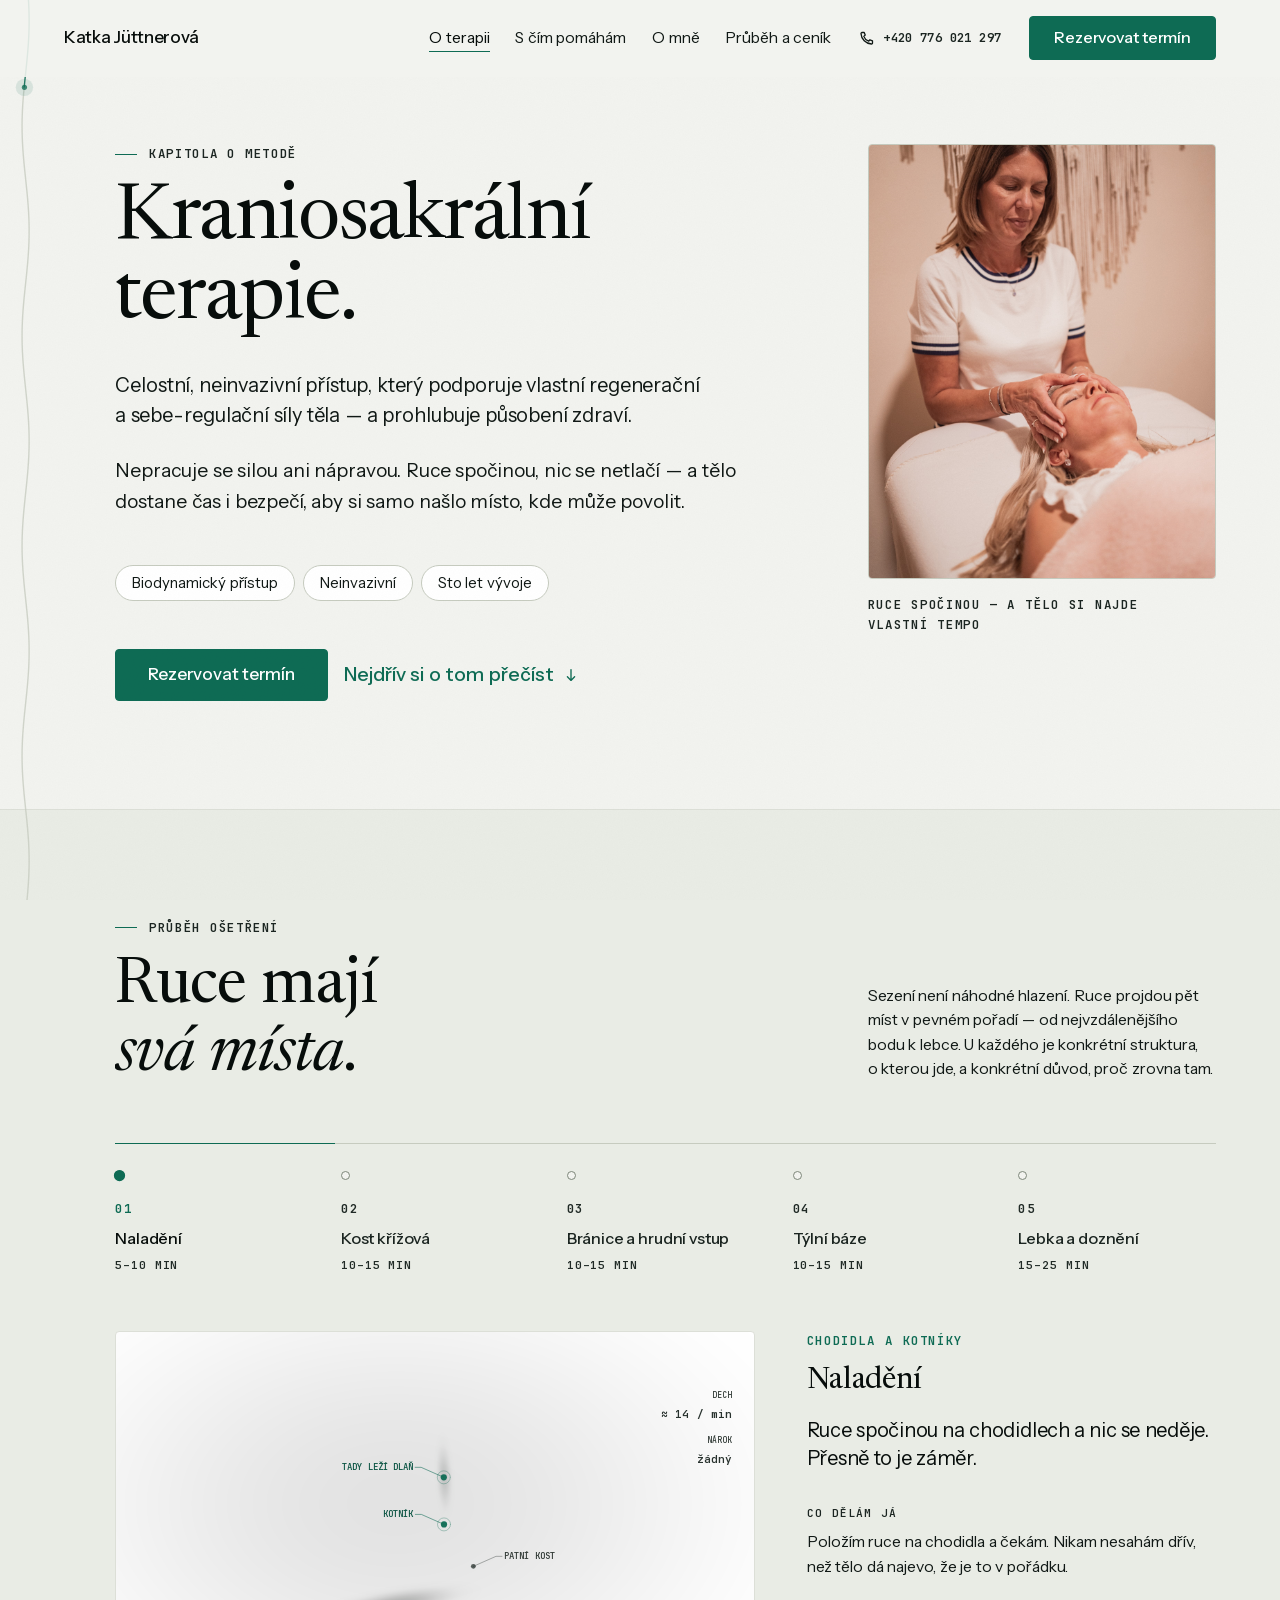
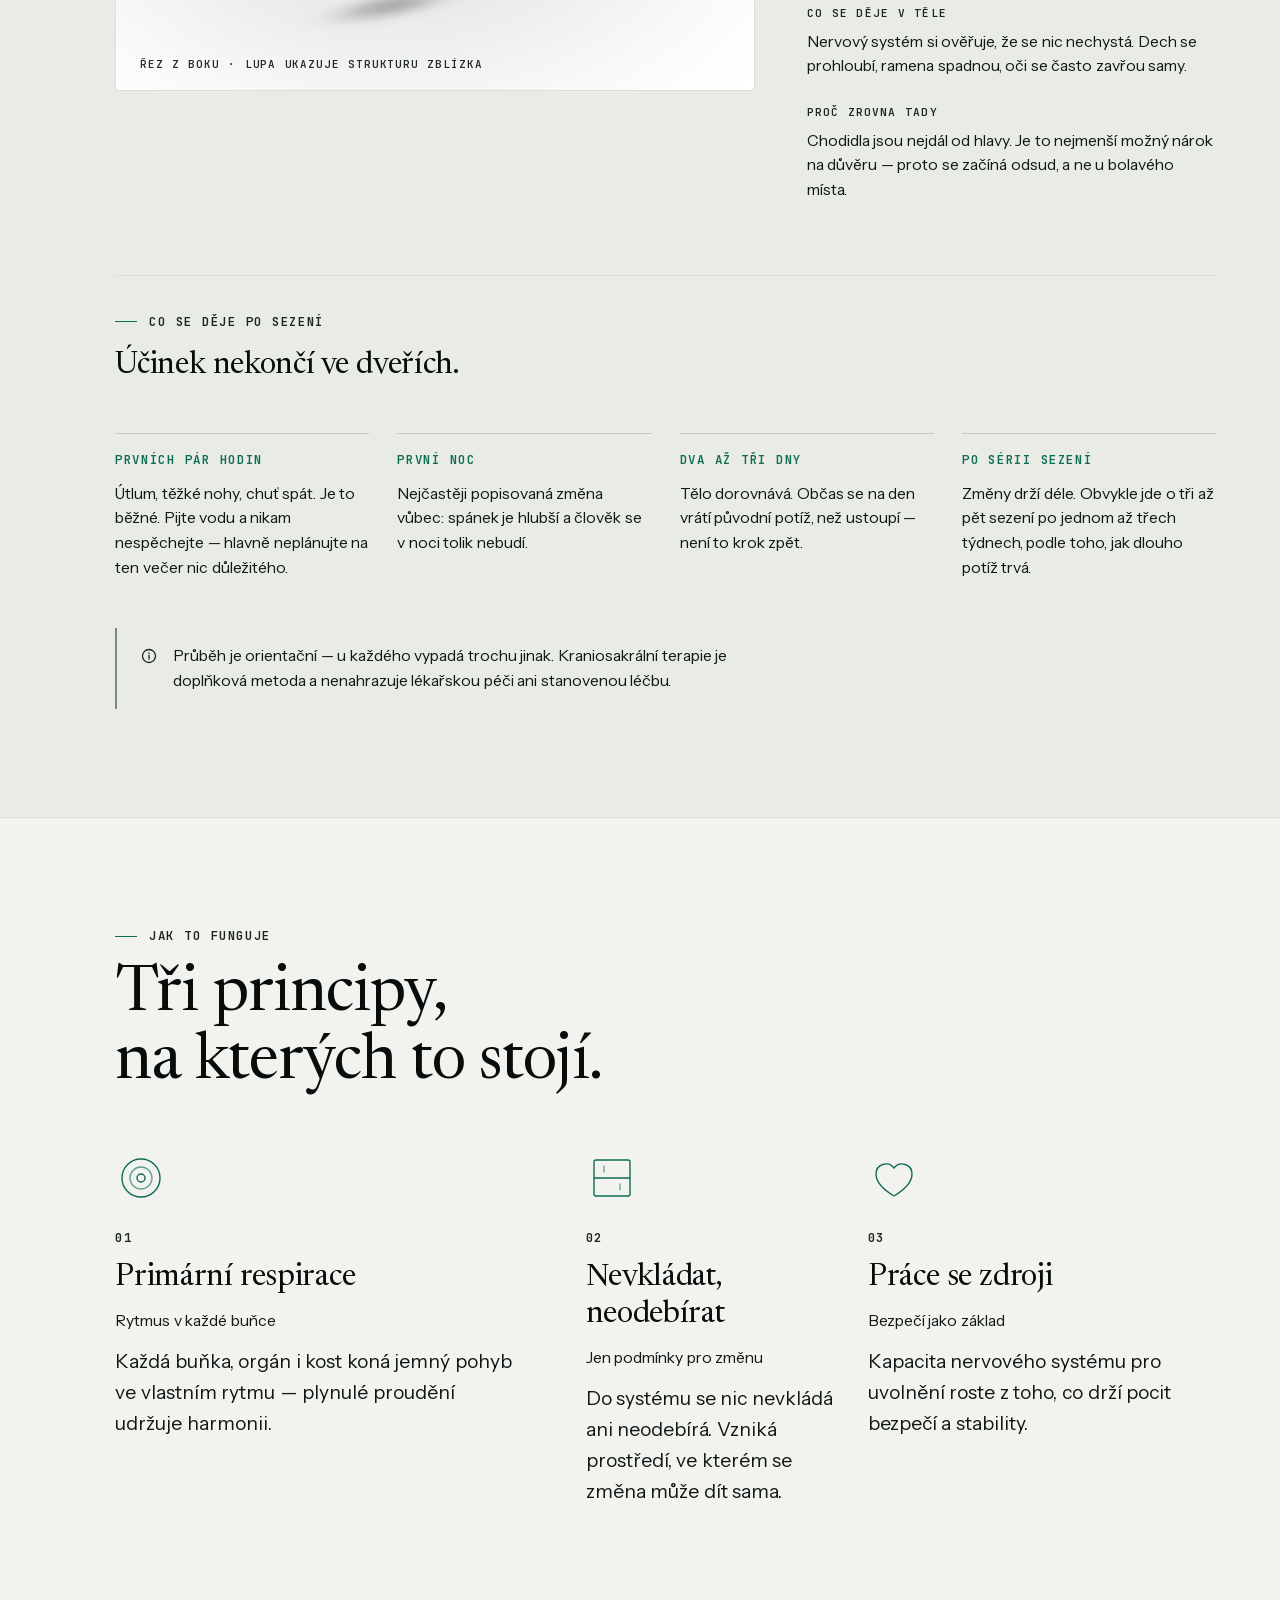
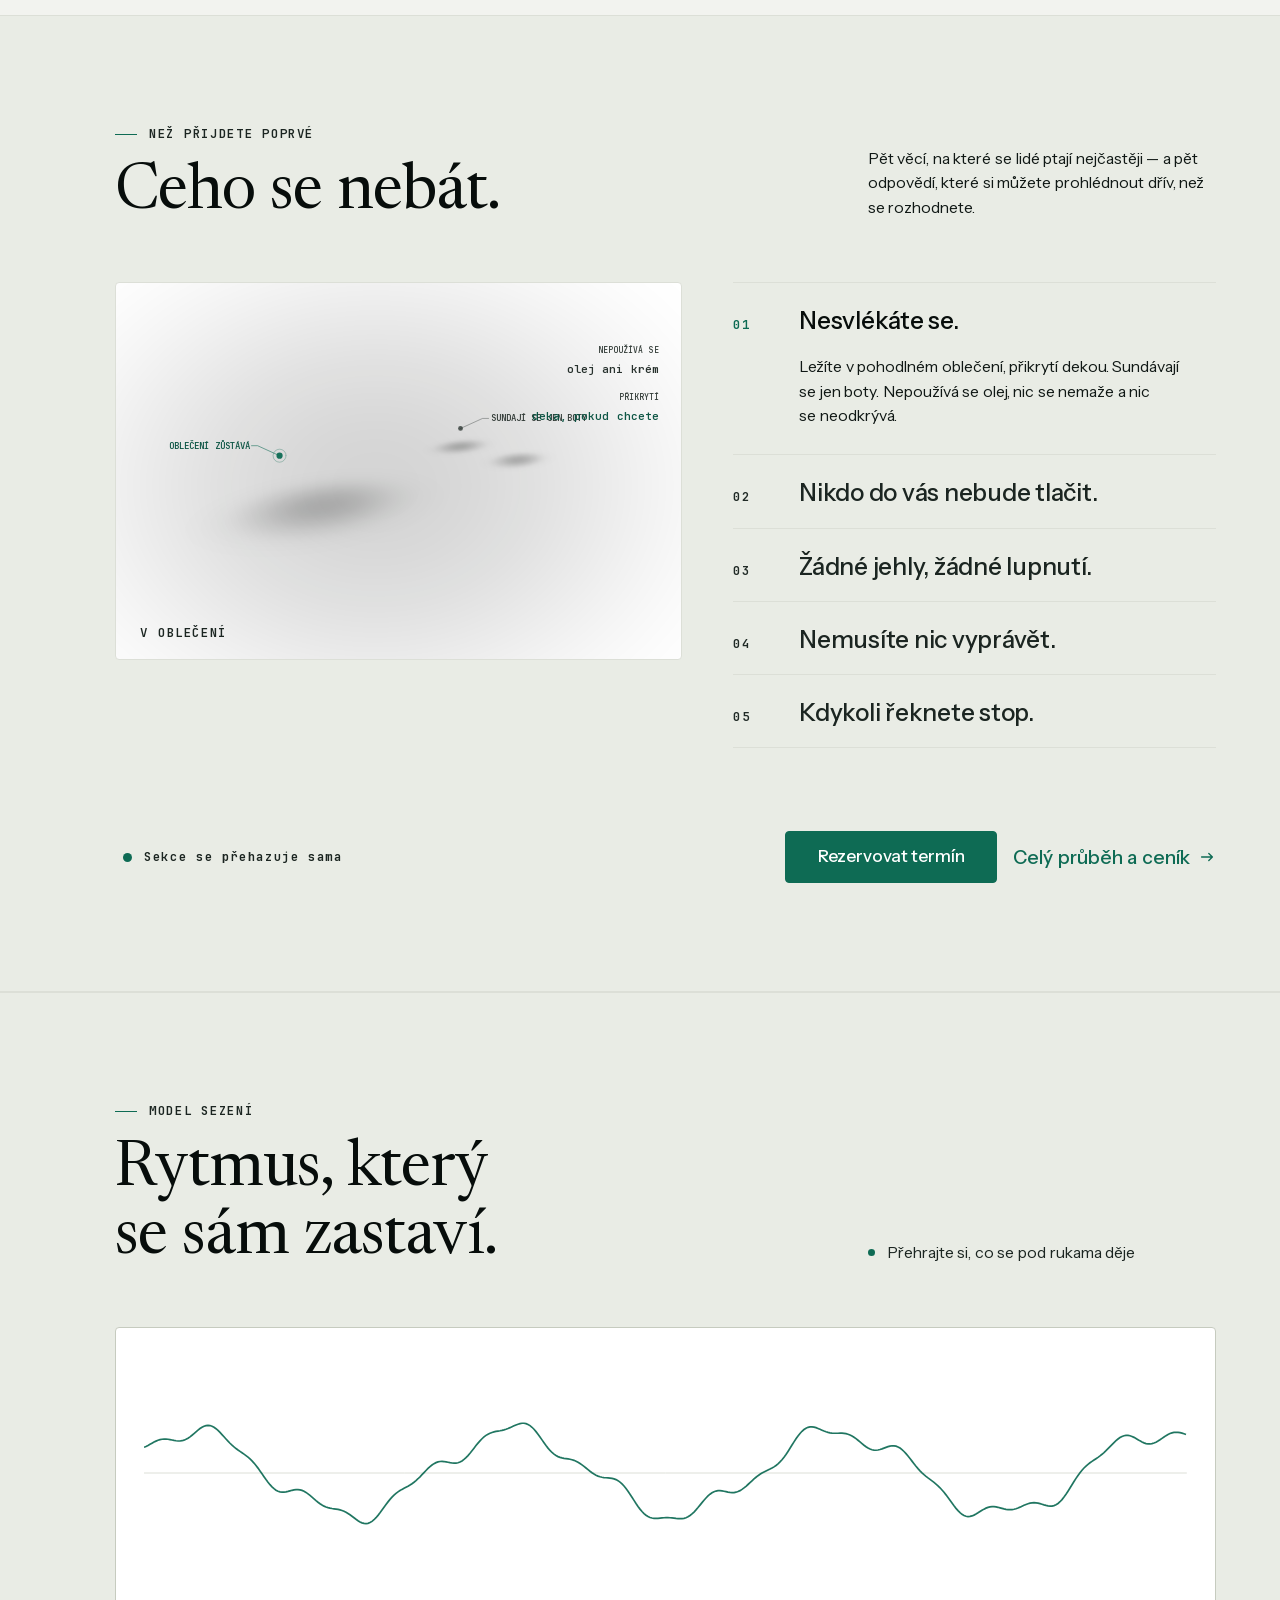
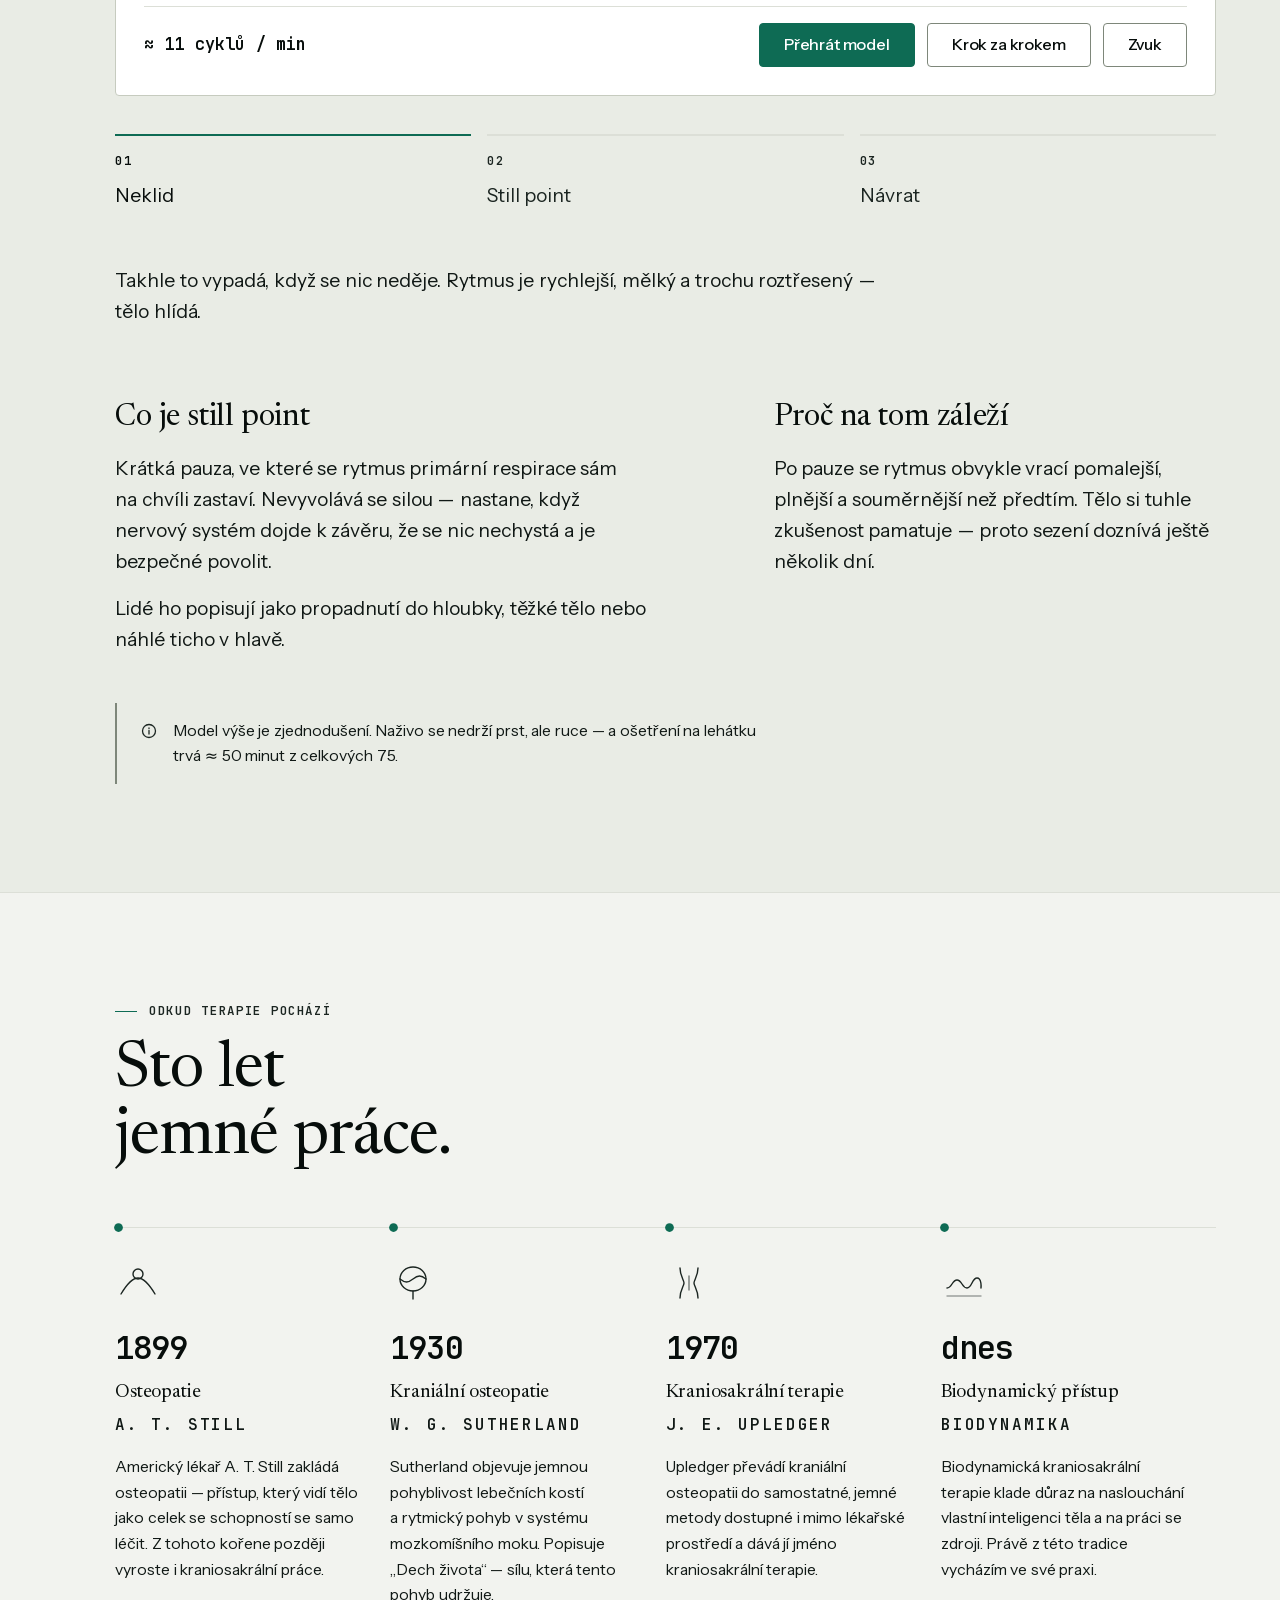
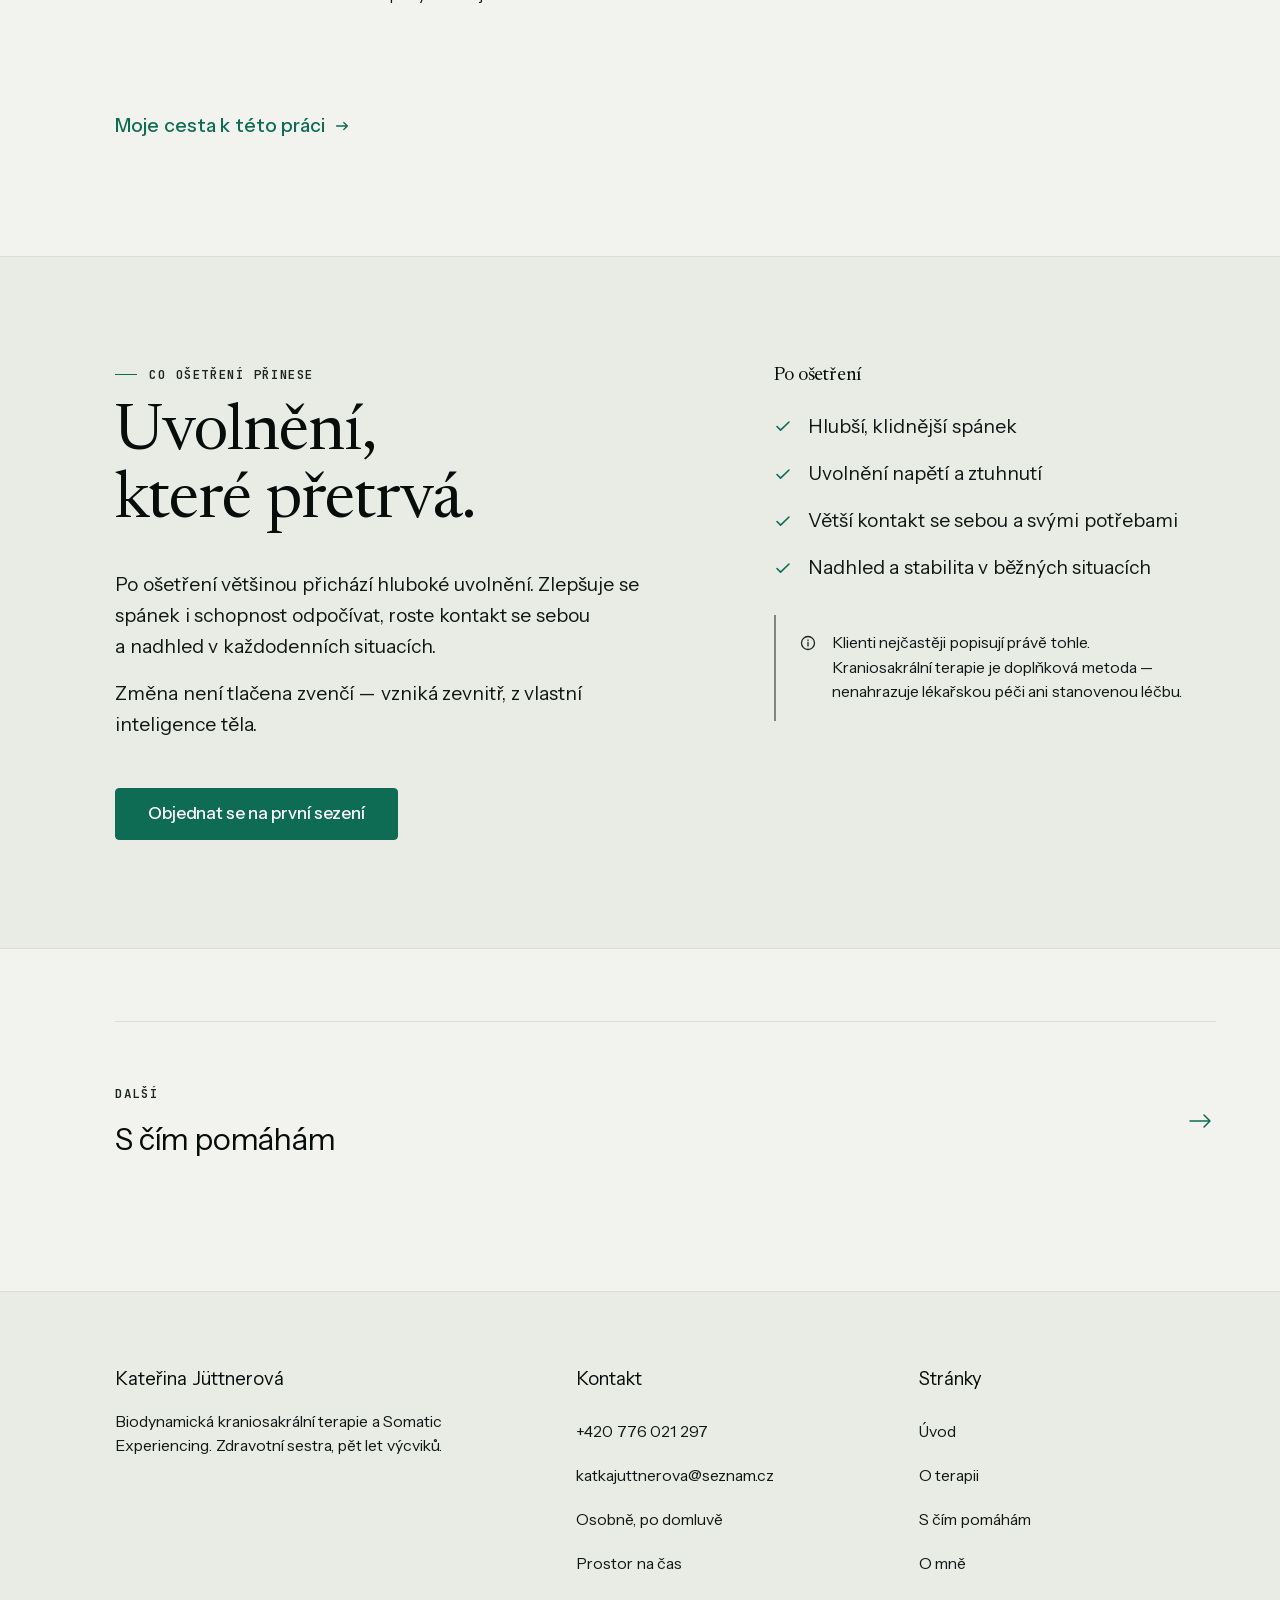
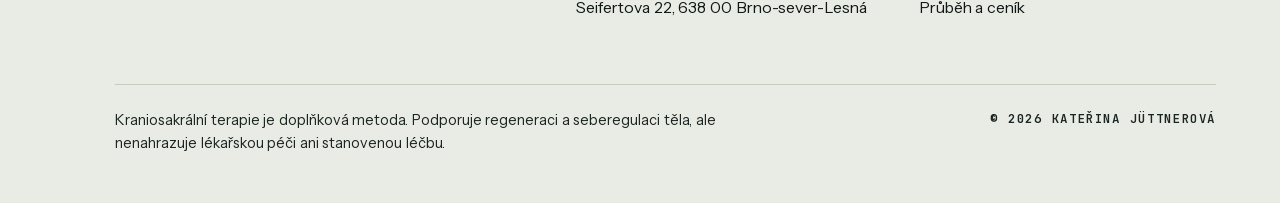
<file: kraniosakralni-terapie.html>
<!doctype html>
<html lang="cs" class="no-js">
<head>
<meta charset="utf-8">
<meta name="viewport" content="width=device-width, initial-scale=1, viewport-fit=cover">
<title>O&nbsp;terapii — biodynamická kraniosakrální terapie</title>
<meta name="description" content="Co je kraniosakrální terapie, jak funguje a odkud pochází. Dotek o váze pěti gramů, primární respirace, still point a sto let vývoje od osteopatie.">
<link rel="canonical" href="https://www.katkajuttnerova.cz/kraniosakralni-terapie.html">
<meta name="theme-color" content="#F2F3EF">

<meta property="og:type" content="article">
<meta property="og:locale" content="cs_CZ">
<meta property="og:title" content="O terapii — biodynamická kraniosakrální terapie">
<meta property="og:description" content="Dotek o váze pěti gramů. Rytmus pomalejší než dech. Sto let vývoje od osteopatie k biodynamice.">
<meta property="og:image" content="assets/og.png">
<meta name="twitter:card" content="summary_large_image">

<link rel="icon" href="assets/favicon.svg" type="image/svg+xml">
<link rel="apple-touch-icon" href="assets/apple-touch-icon.png">

<link rel="preload" href="fonts/instrumentsans-var.woff2" as="font" type="font/woff2" crossorigin>
<link rel="preload" href="fonts/newsreader.woff2" as="font" type="font/woff2" crossorigin>
<link rel="stylesheet" href="css/tokens.css">
<link rel="stylesheet" href="css/base.css">
<link rel="stylesheet" href="css/layout.css">
<link rel="stylesheet" href="css/components.css">
<link rel="stylesheet" href="css/modules.css">
<link rel="stylesheet" href="css/_l1.css">
<link rel="stylesheet" href="css/_l2.css">
<link rel="stylesheet" href="css/_l3.css">
<link rel="stylesheet" href="css/_l4.css">
<link rel="stylesheet" href="css/_l5.css">

<script>/* Skrytí pro animaci nasazujeme jen tam, kde je čím animovat.
   Když uživatel nechce pohyb, obsah se nikdy neskryje.
   Pojistka: kdyby se core.js nenačetl nebo cokoli spadlo,
   po 2 s masku strhneme natvrdo. Web bez efektu je pořád web,
   web bez textu není nic. core.js pojistku převezme. */
if(!matchMedia("(prefers-reduced-motion: reduce)").matches){
  document.documentElement.classList.add("js-anim");
  window.__kjRevealGuard=setTimeout(function(){document.documentElement.classList.remove("js-anim")},2000);
}</script>

<script type="application/ld+json">
{
  "@context": "https://schema.org",
  "@type": "BreadcrumbList",
  "itemListElement": [
    { "@type": "ListItem", "position": 1, "name": "Úvod", "item": "https://www.katkajuttnerova.cz/" },
    { "@type": "ListItem", "position": 2, "name": "O terapii", "item": "https://www.katkajuttnerova.cz/kraniosakralni-terapie.html" }
  ]
}
</script>
</head>
<body>

<a class="skip" href="#obsah">Přeskočit na obsah</a>
<div class="grain" aria-hidden="true"></div>
<canvas class="breathline" data-breathline aria-hidden="true"></canvas>

<header class="nav" data-nav>
  <div class="wrap nav__inner">
    <a class="nav__brand" href="index.html">Katka Jüttnerová</a>
    <nav class="nav__links" aria-label="Hlavní navigace">
      <a class="nav__link" href="kraniosakralni-terapie.html" aria-current="page">O&nbsp;terapii</a>
      <a class="nav__link" href="s-cim-pomaham.html">S&nbsp;čím pomáhám</a>
      <a class="nav__link" href="o-mne.html">O&nbsp;mně</a>
      <a class="nav__link" href="prubeh-a-cenik.html">Průběh a&nbsp;ceník</a>
    </nav>
    <a class="nav__tel" href="tel:+420776021297">
      <svg width="16" height="16" viewBox="0 0 16 16" fill="none" aria-hidden="true"><path d="M3 2.5h2.2l1 2.6L4.8 6.4a8 8 0 0 0 4.8 4.8l1.3-1.4 2.6 1V13a1 1 0 0 1-1.1 1A11 11 0 0 1 2 3.6 1 1 0 0 1 3 2.5Z" stroke="currentColor" stroke-width="1.3" stroke-linejoin="round"/></svg>
      <span class="mono mono--plain">+420&nbsp;776&nbsp;021&nbsp;297</span>
    </a>
    <a class="btn btn--primary btn--sm nav__cta" href="prubeh-a-cenik.html#objednani"><span>Rezervovat termín</span></a>
    <button class="nav__burger" data-burger aria-expanded="false" aria-controls="menu" aria-label="Otevřít menu">
      <svg width="24" height="24" viewBox="0 0 24 24" aria-hidden="true">
        <rect x="3" y="8" width="18" height="1.5" fill="currentColor"/>
        <rect x="3" y="15" width="18" height="1.5" fill="currentColor"/>
      </svg>
    </button>
  </div>
</header>

<div class="menu" id="menu" data-menu aria-hidden="true">
  <div class="wrap">
    <nav class="menu__list" aria-label="Hlavní navigace, mobilní">
      <a class="menu__link" href="index.html">Úvod</a>
      <a class="menu__link" href="kraniosakralni-terapie.html" aria-current="page">O&nbsp;terapii</a>
      <a class="menu__link" href="s-cim-pomaham.html">S&nbsp;čím pomáhám</a>
      <a class="menu__link" href="o-mne.html">O&nbsp;mně</a>
      <a class="menu__link" href="prubeh-a-cenik.html">Průběh a&nbsp;ceník</a>
    </nav>
    <div class="menu__meta">
      <a class="mono mono--plain" href="tel:+420776021297">+420&nbsp;776&nbsp;021&nbsp;297</a>
      <a class="mono mono--plain" href="mailto:katkajuttnerova@seznam.cz">katkajuttnerova@seznam.cz</a>
    </div>
  </div>
</div>

<main id="obsah">

  <!-- ══ HERO ══════════════════════════════════════════════════ -->
  <section class="section" style="padding-top: clamp(120px, 16vh, 190px)">
    <div class="wrap wrap--rail">
      <div class="grid">
        <div class="c1-7">
          <p class="eyebrow mono" data-reveal>Kapitola o&nbsp;metodě</p>
          <h1 data-reveal>
            <span class="line-mask"><span>Kraniosakrální</span></span>
            <span class="line-mask"><span>terapie.</span></span>
          </h1>
          <p class="lede" style="margin-top: var(--s-6)" data-reveal data-reveal-delay="120">
            Celostní, neinvazivní přístup, který podporuje vlastní regenerační
            a&nbsp;sebe-regulační síly těla — a&nbsp;prohlubuje působení zdraví.
          </p>
          <p style="margin-top: var(--s-5)" data-reveal data-reveal-delay="200">
            Nepracuje se silou ani nápravou. Ruce spočinou, nic se netlačí — a&nbsp;tělo
            dostane čas i&nbsp;bezpečí, aby si samo našlo místo, kde může povolit.
          </p>
          <div class="chips" style="margin-top: var(--s-7)" data-reveal data-reveal-delay="260">
            <span class="chip">Biodynamický přístup</span>
            <span class="chip">Neinvazivní</span>
            <span class="chip">Sto let vývoje</span>
          </div>
          <div class="actions" style="margin-top: var(--s-7)" data-reveal data-reveal-delay="320">
            <a class="btn btn--primary" href="prubeh-a-cenik.html#objednani"><span>Rezervovat termín</span></a>
            <a class="link-arrow" href="#podstata">Nejdřív si o&nbsp;tom přečíst
              <svg width="18" height="18" viewBox="0 0 20 20" fill="none" aria-hidden="true"><path d="M10 4v12M6 12l4 4 4-4" stroke="currentColor" stroke-width="1.5" stroke-linecap="round" stroke-linejoin="round"/></svg>
            </a>
          </div>
        </div>

        <div class="c9-12" data-reveal data-reveal-delay="160">
          <figure class="photo photo--4x5">
            <!-- FOTOGRAFIE 02 — ruce na hlavě klienta, 4:5 → assets/ruce-hlava.jpg. Brief v README.md. -->
            <img src="assets/ruce-hlava.jpg"
                 alt="Terapeutka drží dlaně na hlavě ležící klientky během kraniosakrálního ošetření"
                 width="2000" height="3000" fetchpriority="high" decoding="async">
          </figure>
          <p class="mono" style="margin-top: var(--s-4)">Ruce spočinou — a&nbsp;tělo si najde vlastní tempo</p>
        </div>
      </div>
    </div>
  </section>

  <!-- ══ PODSTATA — sestup pod hladinu ════════════════════════ -->
  <!-- ══ PĚT STANIC ════════════════════════════════════════════
       Průběh ošetření tak, jak opravdu vypadá: pět míst, kde
       ruce postupně spočinou, a u každého konkrétní struktura,
       o kterou jde. Žádný obraz na plátně není metafora —
       kost křížová je kost křížová, přepážka je přepážka.

       Vpravo nahoře je lupa: totéž místo zvětšené, aby bylo
       vidět, o čem text mluví. Vede k němu odkazová linka
       přesně do bodu na těle, kterého se to týká.            -->
  <section class="section tide-in" id="podstata" aria-labelledby="stanice-t">
    <div class="wrap wrap--rail">
      <div class="section-head">
        <div class="section-head__title">
          <p class="eyebrow mono" data-reveal>Průběh ošetření</p>
          <h2 id="stanice-t" data-reveal>
            <span class="line-mask"><span>Ruce mají</span></span>
            <span class="line-mask"><span><em class="em">svá místa</em>.</span></span>
          </h2>
        </div>
        <div class="section-head__aside">
          <p class="small" style="color: var(--ink-2)" data-reveal>
            Sezení není náhodné hlazení. Ruce projdou pět míst v&nbsp;pevném pořadí —
            od nejvzdálenějšího bodu k&nbsp;lebce. U&nbsp;každého je konkrétní struktura,
            o&nbsp;kterou jde, a&nbsp;konkrétní důvod, proč zrovna tam.
          </p>
        </div>
      </div>

      <div class="stops" data-stops data-reveal>

        <!-- ── osa pěti stanic ───────────────────────────────── -->
        <div class="stops__rail" role="tablist" aria-label="Pět stanic ošetření">
          <span class="stops__line" aria-hidden="true"><span class="stops__line-fill" data-stops-fill></span></span>

          <button class="stops__stop" type="button" role="tab" id="stanice-01"
                  aria-selected="true" aria-controls="stanice-01-p" data-stops-tab>
            <span class="stops__dot" aria-hidden="true"></span>
            <span class="stops__no mono">01</span>
            <span class="stops__name">Naladění</span>
            <span class="stops__len mono">5–10 min</span>
          </button>

          <button class="stops__stop" type="button" role="tab" id="stanice-02"
                  aria-selected="false" tabindex="-1" aria-controls="stanice-02-p" data-stops-tab>
            <span class="stops__dot" aria-hidden="true"></span>
            <span class="stops__no mono">02</span>
            <span class="stops__name">Kost křížová</span>
            <span class="stops__len mono">10–15 min</span>
          </button>

          <button class="stops__stop" type="button" role="tab" id="stanice-03"
                  aria-selected="false" tabindex="-1" aria-controls="stanice-03-p" data-stops-tab>
            <span class="stops__dot" aria-hidden="true"></span>
            <span class="stops__no mono">03</span>
            <span class="stops__name">Bránice a&nbsp;hrudní vstup</span>
            <span class="stops__len mono">10–15 min</span>
          </button>

          <button class="stops__stop" type="button" role="tab" id="stanice-04"
                  aria-selected="false" tabindex="-1" aria-controls="stanice-04-p" data-stops-tab>
            <span class="stops__dot" aria-hidden="true"></span>
            <span class="stops__no mono">04</span>
            <span class="stops__name">Týlní báze</span>
            <span class="stops__len mono">10–15 min</span>
          </button>

          <button class="stops__stop" type="button" role="tab" id="stanice-05"
                  aria-selected="false" tabindex="-1" aria-controls="stanice-05-p" data-stops-tab>
            <span class="stops__dot" aria-hidden="true"></span>
            <span class="stops__no mono">05</span>
            <span class="stops__name">Lebka a&nbsp;doznění</span>
            <span class="stops__len mono">15–25 min</span>
          </button>
        </div>

        <!-- ── scéna ─────────────────────────────────────────── -->
        <div class="stops__stage">
          <canvas class="stops__canvas" data-stops-canvas aria-hidden="true"></canvas>
          <p class="stops__hint mono" aria-hidden="true">řez z&nbsp;boku · lupa ukazuje strukturu zblízka</p>
        </div>

        <!-- ── panely ────────────────────────────────────────── -->
        <div class="stops__panels">

          <article class="stops__panel" id="stanice-01-p" role="tabpanel" aria-labelledby="stanice-01" data-stops-panel>
            <p class="stops__struct mono">Chodidla a&nbsp;kotníky</p>
            <h3 class="stops__title">Naladění</h3>
            <p class="stops__perex">Ruce spočinou na chodidlech a&nbsp;nic se neděje. Přesně to je záměr.</p>
            <dl class="stops__facts">
              <div><dt>Co dělám já</dt><dd>Položím ruce na chodidla a&nbsp;čekám. Nikam nesahám dřív,
                než tělo dá najevo, že je to v&nbsp;pořádku.</dd></div>
              <div><dt>Co se děje v&nbsp;těle</dt><dd>Nervový systém si ověřuje, že se nic nechystá.
                Dech se prohloubí, ramena spadnou, oči se často zavřou samy.</dd></div>
              <div><dt>Proč zrovna tady</dt><dd>Chodidla jsou nejdál od hlavy. Je to nejmenší možný
                nárok na důvěru — proto se začíná odsud, a&nbsp;ne u&nbsp;bolavého místa.</dd></div>
            </dl>
          </article>

          <article class="stops__panel" id="stanice-02-p" role="tabpanel" aria-labelledby="stanice-02" data-stops-panel hidden>
            <p class="stops__struct mono">Kost křížová · dolní úpon tvrdé pleny</p>
            <h3 class="stops__title">Kost křížová</h3>
            <p class="stops__perex">Dlaň leží pod křížem. Kost se sama naklání dopředu a&nbsp;dozadu — asi devětkrát za minutu.</p>
            <dl class="stops__facts">
              <div><dt>Co dělám já</dt><dd>Jedna ruka pod kostí křížovou, druhá volně na kyčli.
                Netlačím ani nenapravuji — držím místo a&nbsp;naslouchám.</dd></div>
              <div><dt>Co se děje v&nbsp;těle</dt><dd>Tvrdá plena, pevný obal míchy, je nahoře přirostlá
                k&nbsp;lebce a&nbsp;dole ke kosti křížové. Když povolí tah dole, uvolní se celý sloupec.</dd></div>
              <div><dt>Komu to nejvíc pomáhá</dt><dd>Ztuhlý kříž, vystřelující bolest do nohy,
                pánev po porodu, dlouhé sezení u&nbsp;stolu.</dd></div>
            </dl>
          </article>

          <article class="stops__panel" id="stanice-03-p" role="tabpanel" aria-labelledby="stanice-03" data-stops-panel hidden>
            <p class="stops__struct mono">Příčné přepážky · bránice · hrudní vstup</p>
            <h3 class="stops__title">Bránice a&nbsp;hrudní vstup</h3>
            <p class="stops__perex">Tělo má několik vodorovných přepážek. Když drží jedna, drží obvykle všechny.</p>
            <dl class="stops__facts">
              <div><dt>Co dělám já</dt><dd>Jedna ruka na hrudní kosti, druhá pod zády proti ní.
                Čekám, až se vrstva mezi nimi pustí — někdy to trvá deset minut.</dd></div>
              <div><dt>Co se děje v&nbsp;těle</dt><dd>Pánevní dno, bránice a&nbsp;hrudní vstup jsou úžiny,
                kudy prochází všechno: cévy, nervy, jícen, mízní cesty. Napětí se usazuje právě tady.</dd></div>
              <div><dt>Komu to nejvíc pomáhá</dt><dd>Mělký dech, sevřený hrudník, knedlík v&nbsp;krku,
                tlak pod žebry, studené ruce.</dd></div>
            </dl>
          </article>

          <article class="stops__panel" id="stanice-04-p" role="tabpanel" aria-labelledby="stanice-04" data-stops-panel hidden>
            <p class="stops__struct mono">Týl a&nbsp;atlas · výstup bloudivého nervu</p>
            <h3 class="stops__title">Týlní báze</h3>
            <p class="stops__perex">Hlava leží v&nbsp;dlaních. Její vlastní váha udělá většinu práce.</p>
            <dl class="stops__facts">
              <div><dt>Co dělám já</dt><dd>Prsty spočinou pod týlem, kde lebka nasedá na první obratel.
                Nic se netahá — jen se přestane držet.</dd></div>
              <div><dt>Co se děje v&nbsp;těle</dt><dd>Tudy vystupuje bloudivý nerv, hlavní kabel klidu
                do srdce, plic a&nbsp;střev. Když dostane místo, tělo se přepne z&nbsp;pohotovosti do trávení.</dd></div>
              <div><dt>Komu to nejvíc pomáhá</dt><dd>Migréna, tlak za okem, ztuhlá šíje, skřípání zubů,
                točení hlavy, tinnitus.</dd></div>
            </dl>
          </article>

          <article class="stops__panel" id="stanice-05-p" role="tabpanel" aria-labelledby="stanice-05" data-stops-panel hidden>
            <p class="stops__struct mono">Lebeční švy · nitrolební plena · still point</p>
            <h3 class="stops__title">Lebka a&nbsp;doznění</h3>
            <p class="stops__perex">Rytmus se prodlouží, na chvíli se úplně zastaví — a&nbsp;vrátí se hlubší.</p>
            <dl class="stops__facts">
              <div><dt>Co dělám já</dt><dd>Dlaně obejmou lebku a&nbsp;drží ji beze změny. Pak se ruce
                vrátí na chodidla a&nbsp;sezení se uzavře tam, kde začalo.</dd></div>
              <div><dt>Co se děje v&nbsp;těle</dt><dd>Té pauze se říká still point. Nevynucuje se: nastane,
                když nervový systém dojde k&nbsp;závěru, že se nic nechystá a&nbsp;je bezpečné povolit.</dd></div>
              <div><dt>Co potom</dt><dd>Posledních pár minut jen ležíte. Vstávat se nikam nespěchá —
                a&nbsp;většina lidí to ani nechce.</dd></div>
            </dl>
          </article>

        </div>
      </div>

      <!-- ── co se děje potom ────────────────────────────────── -->
      <div class="after" data-reveal>
        <div class="after__head">
          <p class="eyebrow mono">Co se děje po sezení</p>
          <h3 class="after__title">Účinek nekončí ve&nbsp;dveřích.</h3>
        </div>
        <ol class="after__list">
          <li>
            <span class="after__when mono">Prvních pár hodin</span>
            <p>Útlum, těžké nohy, chuť spát. Je to běžné. Pijte vodu a&nbsp;nikam nespěchejte —
              hlavně neplánujte na ten večer nic důležitého.</p>
          </li>
          <li>
            <span class="after__when mono">První noc</span>
            <p>Nejčastěji popisovaná změna vůbec: spánek je hlubší a&nbsp;člověk se v&nbsp;noci tolik nebudí.</p>
          </li>
          <li>
            <span class="after__when mono">Dva až tři dny</span>
            <p>Tělo dorovnává. Občas se na den vrátí původní potíž, než ustoupí — není to krok zpět.</p>
          </li>
          <li>
            <span class="after__when mono">Po sérii sezení</span>
            <p>Změny drží déle. Obvykle jde o&nbsp;tři až pět sezení po&nbsp;jednom až třech týdnech,
              podle toho, jak dlouho potíž trvá.</p>
          </li>
        </ol>
        <div class="after__note note">
          <svg width="16" height="16" viewBox="0 0 16 16" fill="none" aria-hidden="true"><circle cx="8" cy="8" r="6.5" stroke="currentColor" stroke-width="1.3"/><path d="M8 5v.5M8 7.5V11" stroke="currentColor" stroke-width="1.3" stroke-linecap="round"/></svg>
          <p>Průběh je orientační — u&nbsp;každého vypadá trochu jinak. Kraniosakrální terapie je
            doplňková metoda a&nbsp;nenahrazuje lékařskou péči ani stanovenou léčbu.</p>
        </div>
      </div>
    </div>
  </section>

  <!-- ══ JAK TO FUNGUJE — tři principy ═════════════════════════ -->
  <section class="section" aria-labelledby="funguje">
    <div class="wrap wrap--rail">
      <div class="section-head">
        <div class="section-head__title">
          <p class="eyebrow mono" data-reveal>Jak to funguje</p>
          <h2 id="funguje" data-reveal>
            <span class="line-mask"><span>Tři principy,</span></span>
            <span class="line-mask"><span>na kterých to stojí.</span></span>
          </h2>
        </div>
      </div>

      <div class="grid">
        <article class="c1-5" data-reveal>
          <svg width="52" height="52" viewBox="0 0 52 52" fill="none" data-draw style="color: var(--tide); margin-bottom: var(--s-5)" aria-hidden="true">
            <circle cx="26" cy="26" r="19" stroke="currentColor" stroke-width="1.4"/>
            <circle cx="26" cy="26" r="11" stroke="currentColor" stroke-width="1.4" opacity=".6"/>
            <circle cx="26" cy="26" r="4" stroke="currentColor" stroke-width="1.4"/>
          </svg>
          <p class="mono">01</p>
          <h3 style="margin: var(--s-3) 0">Primární respirace</h3>
          <p class="small" style="color: var(--ink-2); margin-bottom: var(--s-3)">Rytmus v&nbsp;každé buňce</p>
          <p>Každá buňka, orgán i&nbsp;kost koná jemný pohyb ve vlastním rytmu — plynulé proudění udržuje harmonii.</p>
        </article>

        <article class="c6-12" style="grid-column: 6 / 9" data-reveal data-reveal-delay="80">
          <svg width="52" height="52" viewBox="0 0 52 52" fill="none" data-draw style="color: var(--tide); margin-bottom: var(--s-5)" aria-hidden="true">
            <rect x="8" y="8" width="36" height="36" rx="2" stroke="currentColor" stroke-width="1.4"/>
            <path d="M8 26h36" stroke="currentColor" stroke-width="1.4"/>
            <path d="M18 20v-6M34 32v6" stroke="currentColor" stroke-width="1.4" stroke-linecap="round" opacity=".55"/>
          </svg>
          <p class="mono">02</p>
          <h3 style="margin: var(--s-3) 0">Nevkládat, neodebírat</h3>
          <p class="small" style="color: var(--ink-2); margin-bottom: var(--s-3)">Jen podmínky pro změnu</p>
          <p>Do systému se nic nevkládá ani neodebírá. Vzniká prostředí, ve kterém se změna může dít sama.</p>
        </article>

        <article class="c9-12" data-reveal data-reveal-delay="160">
          <svg width="52" height="52" viewBox="0 0 52 52" fill="none" data-draw style="color: var(--tide); margin-bottom: var(--s-5)" aria-hidden="true">
            <path d="M26 44C16 38 8 31 8 22a10 10 0 0 1 18-6 10 10 0 0 1 18 6c0 9-8 16-18 22Z" stroke="currentColor" stroke-width="1.4" stroke-linejoin="round"/>
          </svg>
          <p class="mono">03</p>
          <h3 style="margin: var(--s-3) 0">Práce se zdroji</h3>
          <p class="small" style="color: var(--ink-2); margin-bottom: var(--s-3)">Bezpečí jako základ</p>
          <p>Kapacita nervového systému pro uvolnění roste z&nbsp;toho, co drží pocit bezpečí a&nbsp;stability.</p>
        </article>
      </div>
    </div>
  </section>

  <!-- ══ PĚT GRAMŮ — řez tkání pod prstem ══════════════════════ -->
  <!-- ══ ČEHO SE NEBÁT ═════════════════════════════════════════
       Nejčastější obavy před první návštěvou. Ne seznam tvrzení
       — pět scén, ve kterých je vidět, co se dít NEBUDE.

       Panely se přehazují samy, dokud si někdo nevybere. Pak
       se automat vypne a už se nezapne: kdo si vybral, ten
       čte, a nesmí mu to nikdo přehodit pod rukama.          -->
  <section class="section tide-in" id="pet-gramu" aria-labelledby="obavy">
    <div class="wrap wrap--rail">
      <div class="section-head">
        <div class="section-head__title">
          <p class="eyebrow mono" data-reveal>Než přijdete poprvé</p>
          <h2 id="obavy" data-reveal>
            <span class="line-mask"><span>Čeho se nebát.</span></span>
          </h2>
        </div>
        <div class="section-head__aside">
          <p class="small" style="color: var(--ink-2)" data-reveal>
            Pět věcí, na které se lidé ptají nejčastěji — a&nbsp;pět odpovědí, které
            si můžete prohlédnout dřív, než se rozhodnete.
          </p>
        </div>
      </div>

      <div class="calm" data-calm data-reveal>

        <!-- ── scéna ─────────────────────────────────────────── -->
        <div class="calm__stage">
          <canvas class="calm__canvas" data-calm-canvas aria-hidden="true"></canvas>
          <p class="calm__stamp mono" data-calm-stamp aria-hidden="true">v oblečení</p>
        </div>

        <!-- ── seznam ────────────────────────────────────────── -->
        <div class="calm__list" role="tablist" aria-label="Pět častých obav" aria-orientation="vertical">

          <div class="calm__item" data-calm-item="clothes">
            <button class="calm__head" type="button" role="tab" id="obava-01"
                    aria-selected="true" aria-controls="obava-01-p" data-calm-tab>
              <span class="calm__no mono" aria-hidden="true">01</span>
              <span class="calm__title">Nesvlékáte se.</span>
              <span class="calm__meter" aria-hidden="true"><span class="calm__meter-fill" data-calm-meter></span></span>
            </button>
            <div class="calm__panel" id="obava-01-p" role="tabpanel" aria-labelledby="obava-01" data-calm-panel>
              <p><span>Ležíte v&nbsp;pohodlném oblečení, přikrytí dekou. Sundávají se jen boty.
                Nepoužívá se olej, nic se nemaže a&nbsp;nic se neodkrývá.</span></p>
            </div>
          </div>

          <div class="calm__item" data-calm-item="press">
            <button class="calm__head" type="button" role="tab" id="obava-02"
                    aria-selected="false" aria-controls="obava-02-p" data-calm-tab tabindex="-1">
              <span class="calm__no mono" aria-hidden="true">02</span>
              <span class="calm__title">Nikdo do vás nebude tlačit.</span>
              <span class="calm__meter" aria-hidden="true"><span class="calm__meter-fill" data-calm-meter></span></span>
            </button>
            <div class="calm__panel" id="obava-02-p" role="tabpanel" aria-labelledby="obava-02" data-calm-panel hidden>
              <p><span>Dotek váží kolem pěti gramů — jako mince položená na kůži. Kůže se
                prohne o&nbsp;desetiny milimetru. Není to masáž ani napravování.</span></p>
            </div>
          </div>

          <div class="calm__item" data-calm-item="tools">
            <button class="calm__head" type="button" role="tab" id="obava-03"
                    aria-selected="false" aria-controls="obava-03-p" data-calm-tab tabindex="-1">
              <span class="calm__no mono" aria-hidden="true">03</span>
              <span class="calm__title">Žádné jehly, žádné lupnutí.</span>
              <span class="calm__meter" aria-hidden="true"><span class="calm__meter-fill" data-calm-meter></span></span>
            </button>
            <div class="calm__panel" id="obava-03-p" role="tabpanel" aria-labelledby="obava-03" data-calm-panel hidden>
              <p><span>Nic se nepíchá, nic se nenapravuje trhnutím, klouby se nelámou.
                Jediný nástroj jsou ruce, které leží.</span></p>
            </div>
          </div>

          <div class="calm__item" data-calm-item="talk">
            <button class="calm__head" type="button" role="tab" id="obava-04"
                    aria-selected="false" aria-controls="obava-04-p" data-calm-tab tabindex="-1">
              <span class="calm__no mono" aria-hidden="true">04</span>
              <span class="calm__title">Nemusíte nic vyprávět.</span>
              <span class="calm__meter" aria-hidden="true"><span class="calm__meter-fill" data-calm-meter></span></span>
            </button>
            <div class="calm__panel" id="obava-04-p" role="tabpanel" aria-labelledby="obava-04" data-calm-panel hidden>
              <p><span>Nemusíte otevírat nic, na co nemáte sílu. Řeknete jen to, co chcete —
                a&nbsp;pak už můžete mlčet celých pětasedmdesát minut.</span></p>
            </div>
          </div>

          <div class="calm__item" data-calm-item="stop">
            <button class="calm__head" type="button" role="tab" id="obava-05"
                    aria-selected="false" aria-controls="obava-05-p" data-calm-tab tabindex="-1">
              <span class="calm__no mono" aria-hidden="true">05</span>
              <span class="calm__title">Kdykoli řeknete stop.</span>
              <span class="calm__meter" aria-hidden="true"><span class="calm__meter-fill" data-calm-meter></span></span>
            </button>
            <div class="calm__panel" id="obava-05-p" role="tabpanel" aria-labelledby="obava-05" data-calm-panel hidden>
              <p><span>Ruce se zvednou okamžitě a&nbsp;bez vysvětlování. Každý nový kontakt
                předem řeknu — nikdy se vás nedotknu bez ohlášení.</span></p>
            </div>
          </div>

        </div>

        <!-- ── ovládání ──────────────────────────────────────── -->
        <div class="calm__foot">
          <button class="calm__auto" type="button" data-calm-auto aria-pressed="true">
            <span class="calm__auto-icon" aria-hidden="true"></span>
            <span data-calm-auto-label>Sekce se přehazuje sama</span>
          </button>
          <div class="actions">
            <a class="btn btn--primary" href="prubeh-a-cenik.html#objednani"><span>Rezervovat termín</span></a>
            <a class="link-arrow" href="prubeh-a-cenik.html">Celý průběh a&nbsp;ceník
              <svg width="18" height="18" viewBox="0 0 20 20" fill="none" aria-hidden="true"><path d="M4 10h12M12 6l4 4-4 4" stroke="currentColor" stroke-width="1.5" stroke-linecap="round" stroke-linejoin="round"/></svg>
            </a>
          </div>
        </div>

      </div>
    </div>
  </section>

  <!-- ══ STILL POINT ═══════════════════════════════════════════ -->
  <section class="section tide-in" id="stillpoint" aria-labelledby="still-t">
    <div class="wrap wrap--rail">
      <div class="section-head">
        <div class="section-head__title">
          <p class="eyebrow mono" data-reveal>Model sezení</p>
          <h2 id="still-t" data-reveal>
            <span class="line-mask"><span>Rytmus, který</span></span>
            <span class="line-mask"><span>se sám zastaví.</span></span>
          </h2>
        </div>
        <div class="section-head__aside">
          <p class="hint" data-reveal><span class="hint__dot" aria-hidden="true"></span> Přehrajte si, co se pod rukama děje</p>
        </div>
      </div>

      <div class="still" data-stillpoint data-breath-mode="still" data-reveal>
        <div class="still__stage">
          <canvas class="still__canvas" data-still-canvas aria-hidden="true"></canvas>
          <div class="still__meta">
            <div class="still__rate" data-still-rate aria-live="polite">≈&nbsp;11 cyklů / min</div>
            <div class="actions actions--tight">
              <button class="btn btn--primary btn--sm" data-still-play aria-pressed="false" type="button"><span data-label>Přehrát model</span></button>
              <button class="btn btn--ghost btn--sm" data-still-stepper type="button"><span>Krok za krokem</span></button>
              <button class="btn btn--ghost btn--sm" data-still-sound aria-pressed="false" type="button"><span data-label>Zvuk</span></button>
            </div>
          </div>
        </div>

        <div class="still__steps">
          <button class="still__step" data-still-step aria-current="true" type="button"><b>01</b>Neklid</button>
          <button class="still__step" data-still-step aria-current="false" type="button"><b>02</b>Still point</button>
          <button class="still__step" data-still-step aria-current="false" type="button"><b>03</b>Návrat</button>
        </div>

        <p class="still__desc" data-still-desc></p>
      </div>

      <div class="grid" style="margin-top: clamp(40px, 6vh, 72px)">
        <div class="c1-6" data-reveal>
          <h3>Co je still point</h3>
          <p style="margin-top: var(--s-4)">
            Krátká pauza, ve které se rytmus primární respirace sám na chvíli zastaví.
            Nevyvolává se silou — nastane, když nervový systém dojde k&nbsp;závěru, že se nic
            nechystá a&nbsp;je bezpečné povolit.
          </p>
          <p style="margin-top: var(--s-4)">
            Lidé ho popisují jako propadnutí do hloubky, těžké tělo nebo náhlé ticho v&nbsp;hlavě.
          </p>
        </div>
        <div class="c8-12" data-reveal data-reveal-delay="100">
          <h3>Proč na tom záleží</h3>
          <p style="margin-top: var(--s-4)">
            Po pauze se rytmus obvykle vrací pomalejší, plnější a&nbsp;souměrnější než předtím.
            Tělo si tuhle zkušenost pamatuje — proto sezení doznívá ještě několik dní.
          </p>
        </div>
      </div>

      <div class="note" style="margin-top: var(--s-7)" data-reveal>
        <svg width="16" height="16" viewBox="0 0 16 16" fill="none" aria-hidden="true"><circle cx="8" cy="8" r="6.5" stroke="currentColor" stroke-width="1.3"/><path d="M8 5v.5M8 7.5V11" stroke="currentColor" stroke-width="1.3" stroke-linecap="round"/></svg>
        <p>
          Model výše je zjednodušení. Naživo se nedrží prst, ale ruce — a&nbsp;ošetření na lehátku
          trvá ≈&nbsp;50 minut z&nbsp;celkových 75.
        </p>
      </div>
    </div>
  </section>

  <!-- ══ STO LET JEMNÉ PRÁCE ═══════════════════════════════════ -->
  <section class="section" aria-labelledby="historie">
    <div class="wrap wrap--rail">
      <div class="section-head">
        <div class="section-head__title">
          <p class="eyebrow mono" data-reveal>Odkud terapie pochází</p>
          <h2 id="historie" data-reveal>
            <span class="line-mask"><span>Sto let</span></span>
            <span class="line-mask"><span>jemné práce.</span></span>
          </h2>
        </div>
      </div>

      <div class="timeline" data-timeline>
        <div class="timeline__track">
          <article class="tl-node" data-tl-node>
            <svg class="tl-node__glyph" viewBox="0 0 46 46" fill="none" data-draw aria-hidden="true">
              <path d="M6 34c6-10 12-16 17-16s11 6 17 16" stroke="currentColor" stroke-width="1.4" stroke-linecap="round"/>
              <circle cx="23" cy="14" r="5" stroke="currentColor" stroke-width="1.4"/>
            </svg>
            <span class="tl-node__year">1899</span>
            <h3 class="tl-node__title">Osteopatie</h3>
            <p class="tl-node__who">A. T. Still</p>
            <p>Americký lékař A. T. Still zakládá osteopatii — přístup, který vidí tělo jako celek
              se schopností se samo léčit. Z&nbsp;tohoto kořene později vyroste i&nbsp;kraniosakrální práce.</p>
          </article>

          <article class="tl-node" data-tl-node>
            <svg class="tl-node__glyph" viewBox="0 0 46 46" fill="none" data-draw aria-hidden="true">
              <ellipse cx="23" cy="19" rx="13" ry="12" stroke="currentColor" stroke-width="1.4"/>
              <path d="M10 19c5 4 8 4 13 0s8-4 13 0" stroke="currentColor" stroke-width="1.4" stroke-linecap="round"/>
              <path d="M23 31v8" stroke="currentColor" stroke-width="1.4" stroke-linecap="round"/>
            </svg>
            <span class="tl-node__year">1930</span>
            <h3 class="tl-node__title">Kraniální osteopatie</h3>
            <p class="tl-node__who">W. G. Sutherland</p>
            <p>Sutherland objevuje jemnou pohyblivost lebečních kostí a&nbsp;rytmický pohyb v&nbsp;systému
              mozkomíšního moku. Popisuje „Dech života“ — sílu, která tento pohyb udržuje.</p>
          </article>

          <article class="tl-node" data-tl-node>
            <svg class="tl-node__glyph" viewBox="0 0 46 46" fill="none" data-draw aria-hidden="true">
              <path d="M14 8c0 8 4 12 4 15s-4 7-4 15" stroke="currentColor" stroke-width="1.4" stroke-linecap="round"/>
              <path d="M32 8c0 8-4 12-4 15s4 7 4 15" stroke="currentColor" stroke-width="1.4" stroke-linecap="round"/>
              <path d="M23 16v14" stroke="currentColor" stroke-width="1.4" stroke-linecap="round" opacity=".6"/>
            </svg>
            <span class="tl-node__year">1970</span>
            <h3 class="tl-node__title">Kraniosakrální terapie</h3>
            <p class="tl-node__who">J. E. Upledger</p>
            <p>Upledger převádí kraniální osteopatii do samostatné, jemné metody dostupné i&nbsp;mimo
              lékařské prostředí a&nbsp;dává jí jméno kraniosakrální terapie.</p>
          </article>

          <article class="tl-node" data-tl-node>
            <svg class="tl-node__glyph" viewBox="0 0 46 46" fill="none" data-draw aria-hidden="true">
              <path d="M6 28c5 0 5-8 10-8s5 8 10 8 5-10 10-10 4 10 4 10" stroke="currentColor" stroke-width="1.4" stroke-linecap="round"/>
              <path d="M6 36h34" stroke="currentColor" stroke-width="1.4" stroke-linecap="round" opacity=".4"/>
            </svg>
            <span class="tl-node__year">dnes</span>
            <h3 class="tl-node__title">Biodynamický přístup</h3>
            <p class="tl-node__who">Biodynamika</p>
            <p>Biodynamická kraniosakrální terapie klade důraz na naslouchání vlastní inteligenci
              těla a&nbsp;na práci se zdroji. Právě z&nbsp;této tradice vycházím ve své praxi.</p>
          </article>
        </div>
      </div>

      <div class="actions" style="margin-top: var(--s-7)" data-reveal>
        <a class="link-arrow" href="o-mne.html">Moje cesta k&nbsp;této práci
          <svg width="18" height="18" viewBox="0 0 20 20" fill="none" aria-hidden="true"><path d="M4 10h12M12 6l4 4-4 4" stroke="currentColor" stroke-width="1.5" stroke-linecap="round" stroke-linejoin="round"/></svg>
        </a>
      </div>
    </div>
  </section>

  <!-- ══ CO OŠETŘENÍ PŘINESE ═══════════════════════════════════ -->
  <section class="section tide-in" aria-labelledby="prinese">
    <div class="wrap wrap--rail">
      <div class="grid">
        <div class="c1-6">
          <p class="eyebrow mono" data-reveal>Co ošetření přinese</p>
          <h2 id="prinese" data-reveal>
            <span class="line-mask"><span>Uvolnění,</span></span>
            <span class="line-mask"><span>které přetrvá.</span></span>
          </h2>
          <p style="margin-top: var(--s-6)" data-reveal>
            Po ošetření většinou přichází hluboké uvolnění. Zlepšuje se spánek i&nbsp;schopnost
            odpočívat, roste kontakt se sebou a&nbsp;nadhled v&nbsp;každodenních situacích.
          </p>
          <p style="margin-top: var(--s-4)" data-reveal>
            Změna není tlačena zvenčí — vzniká zevnitř, z&nbsp;vlastní inteligence těla.
          </p>
          <div class="actions" style="margin-top: var(--s-7)" data-reveal>
            <a class="btn btn--primary" href="prubeh-a-cenik.html#objednani"><span>Objednat se na první sezení</span></a>
          </div>
        </div>

        <div class="c8-12" data-reveal>
          <h3 style="font-size: var(--fs-h4); margin-bottom: var(--s-5)">Po ošetření</h3>
          <ul class="checks">
            <li><svg width="18" height="18" viewBox="0 0 18 18" fill="none" aria-hidden="true"><path d="M3 9.5l3.6 3.6L15 5" stroke="currentColor" stroke-width="1.6" stroke-linecap="round" stroke-linejoin="round"/></svg> Hlubší, klidnější spánek</li>
            <li><svg width="18" height="18" viewBox="0 0 18 18" fill="none" aria-hidden="true"><path d="M3 9.5l3.6 3.6L15 5" stroke="currentColor" stroke-width="1.6" stroke-linecap="round" stroke-linejoin="round"/></svg> Uvolnění napětí a&nbsp;ztuhnutí</li>
            <li><svg width="18" height="18" viewBox="0 0 18 18" fill="none" aria-hidden="true"><path d="M3 9.5l3.6 3.6L15 5" stroke="currentColor" stroke-width="1.6" stroke-linecap="round" stroke-linejoin="round"/></svg> Větší kontakt se sebou a&nbsp;svými potřebami</li>
            <li><svg width="18" height="18" viewBox="0 0 18 18" fill="none" aria-hidden="true"><path d="M3 9.5l3.6 3.6L15 5" stroke="currentColor" stroke-width="1.6" stroke-linecap="round" stroke-linejoin="round"/></svg> Nadhled a&nbsp;stabilita v&nbsp;běžných situacích</li>
          </ul>

          <div class="note" style="margin-top: var(--s-6)">
            <svg width="16" height="16" viewBox="0 0 16 16" fill="none" aria-hidden="true"><circle cx="8" cy="8" r="6.5" stroke="currentColor" stroke-width="1.3"/><path d="M8 5v.5M8 7.5V11" stroke="currentColor" stroke-width="1.3" stroke-linecap="round"/></svg>
            <p>Klienti nejčastěji popisují právě tohle. Kraniosakrální terapie je doplňková
              metoda — nenahrazuje lékařskou péči ani stanovenou léčbu.</p>
          </div>
        </div>
      </div>
    </div>
  </section>

  <section class="section--tight">
    <div class="wrap wrap--rail">
      <a class="pager" href="s-cim-pomaham.html">
        <span>
          <span class="pager__label mono">Další</span>
          <span class="pager__title" style="display: block; margin-top: var(--s-2)">S&nbsp;čím pomáhám</span>
        </span>
        <svg class="pager__arrow" width="32" height="32" viewBox="0 0 32 32" fill="none" aria-hidden="true"><path d="M6 16h20M20 10l6 6-6 6" stroke="currentColor" stroke-width="1.5" stroke-linecap="round" stroke-linejoin="round"/></svg>
      </a>
    </div>
  </section>

</main>

<footer class="footer" data-breath-mode="exhale">
  <div class="wrap wrap--rail">
    <div class="footer__grid">
      <div>
        <p class="footer__title">Kateřina Jüttnerová</p>
        <p class="small" style="color: var(--ink-2); max-width: 34ch">
          Biodynamická kraniosakrální terapie a&nbsp;Somatic Experiencing.
          Zdravotní sestra, pět let výcviků.
        </p>
      </div>
      <div>
        <p class="footer__title">Kontakt</p>
        <address class="footer__list small">
          <a href="tel:+420776021297">+420&nbsp;776&nbsp;021&nbsp;297</a>
          <a href="mailto:katkajuttnerova@seznam.cz">katkajuttnerova@seznam.cz</a>
          <span style="color: var(--ink-2)">Osobně, po&nbsp;domluvě</span>
          <span>Prostor na&nbsp;čas</span>
          <span>Seifertova 22, 638&nbsp;00 Brno-sever-Lesná</span>
        </address>
      </div>
      <div>
        <p class="footer__title">Stránky</p>
        <nav class="footer__list small" aria-label="Patička">
          <a href="index.html">Úvod</a>
          <a href="kraniosakralni-terapie.html">O&nbsp;terapii</a>
          <a href="s-cim-pomaham.html">S&nbsp;čím pomáhám</a>
          <a href="o-mne.html">O&nbsp;mně</a>
          <a href="prubeh-a-cenik.html">Průběh a&nbsp;ceník</a>
        </nav>
      </div>
    </div>

    <div class="footer__legal">
      <p class="footer__disclaimer">
        Kraniosakrální terapie je doplňková metoda. Podporuje regeneraci a&nbsp;seberegulaci těla,
        ale nenahrazuje lékařskou péči ani stanovenou léčbu.
      </p>
      <p class="mono">© 2026 Kateřina Jüttnerová</p>
    </div>
  </div>
</footer>

<nav class="bottombar" aria-label="Rychlý kontakt">
  <a class="bottombar__btn bottombar__btn--primary" href="tel:+420776021297">
    <svg width="18" height="18" viewBox="0 0 24 24" fill="none" aria-hidden="true"><path d="M4 4h3.4l1.5 4-2.1 1.6a12 12 0 0 0 7.6 7.6L16 15l4 1.5V20a1.5 1.5 0 0 1-1.7 1.5A17 17 0 0 1 2.5 5.7 1.5 1.5 0 0 1 4 4Z" stroke="currentColor" stroke-width="1.5" stroke-linejoin="round"/></svg>
    Zavolat
  </a>
  <a class="bottombar__btn" href="mailto:katkajuttnerova@seznam.cz">
    <svg width="18" height="18" viewBox="0 0 24 24" fill="none" aria-hidden="true"><rect x="2.5" y="5" width="19" height="14" rx="2" stroke="currentColor" stroke-width="1.5"/><path d="m3 7 9 6 9-6" stroke="currentColor" stroke-width="1.5" stroke-linejoin="round"/></svg>
    Napsat
  </a>
</nav>

<script defer src="js/core.js"></script>
<script defer src="vendor/lenis.min.js"></script>
<script defer src="js/breath-line.js"></script>

<script>/* Moduly stránky se načtou až po prvním vykreslení (core.js →
   initLazyScripts). Přes <script defer> by běžely ještě před
   DOMContentLoaded a držely hlavní vlákno — text by na slabším
   stroji čekal na dokreslení scény. Pořadí zůstává zachované. */
window.KJ_LAZY = [
  "js/motion.js",
  /* 3D vrstva jde první. Když si vezme plátno, kreslená verze
     pod ní se sama vypne (getContext("2d") vrátí null). Když
     WebGL není, spustí se kreslená verze jako záloha.      */
  "js/webgl/geom.js",
  "js/webgl/parts.js",
  "js/webgl/stage.js",
  "js/webgl/sections.js",
  "js/webgl/run3d.js",
  "js/plate.js",
  "js/modules/stops.js",
  "js/modules/calm.js",
  "js/modules/stillpoint.js",
  "js/modules/timeline.js"
];</script>
</body>
</html>
</file>
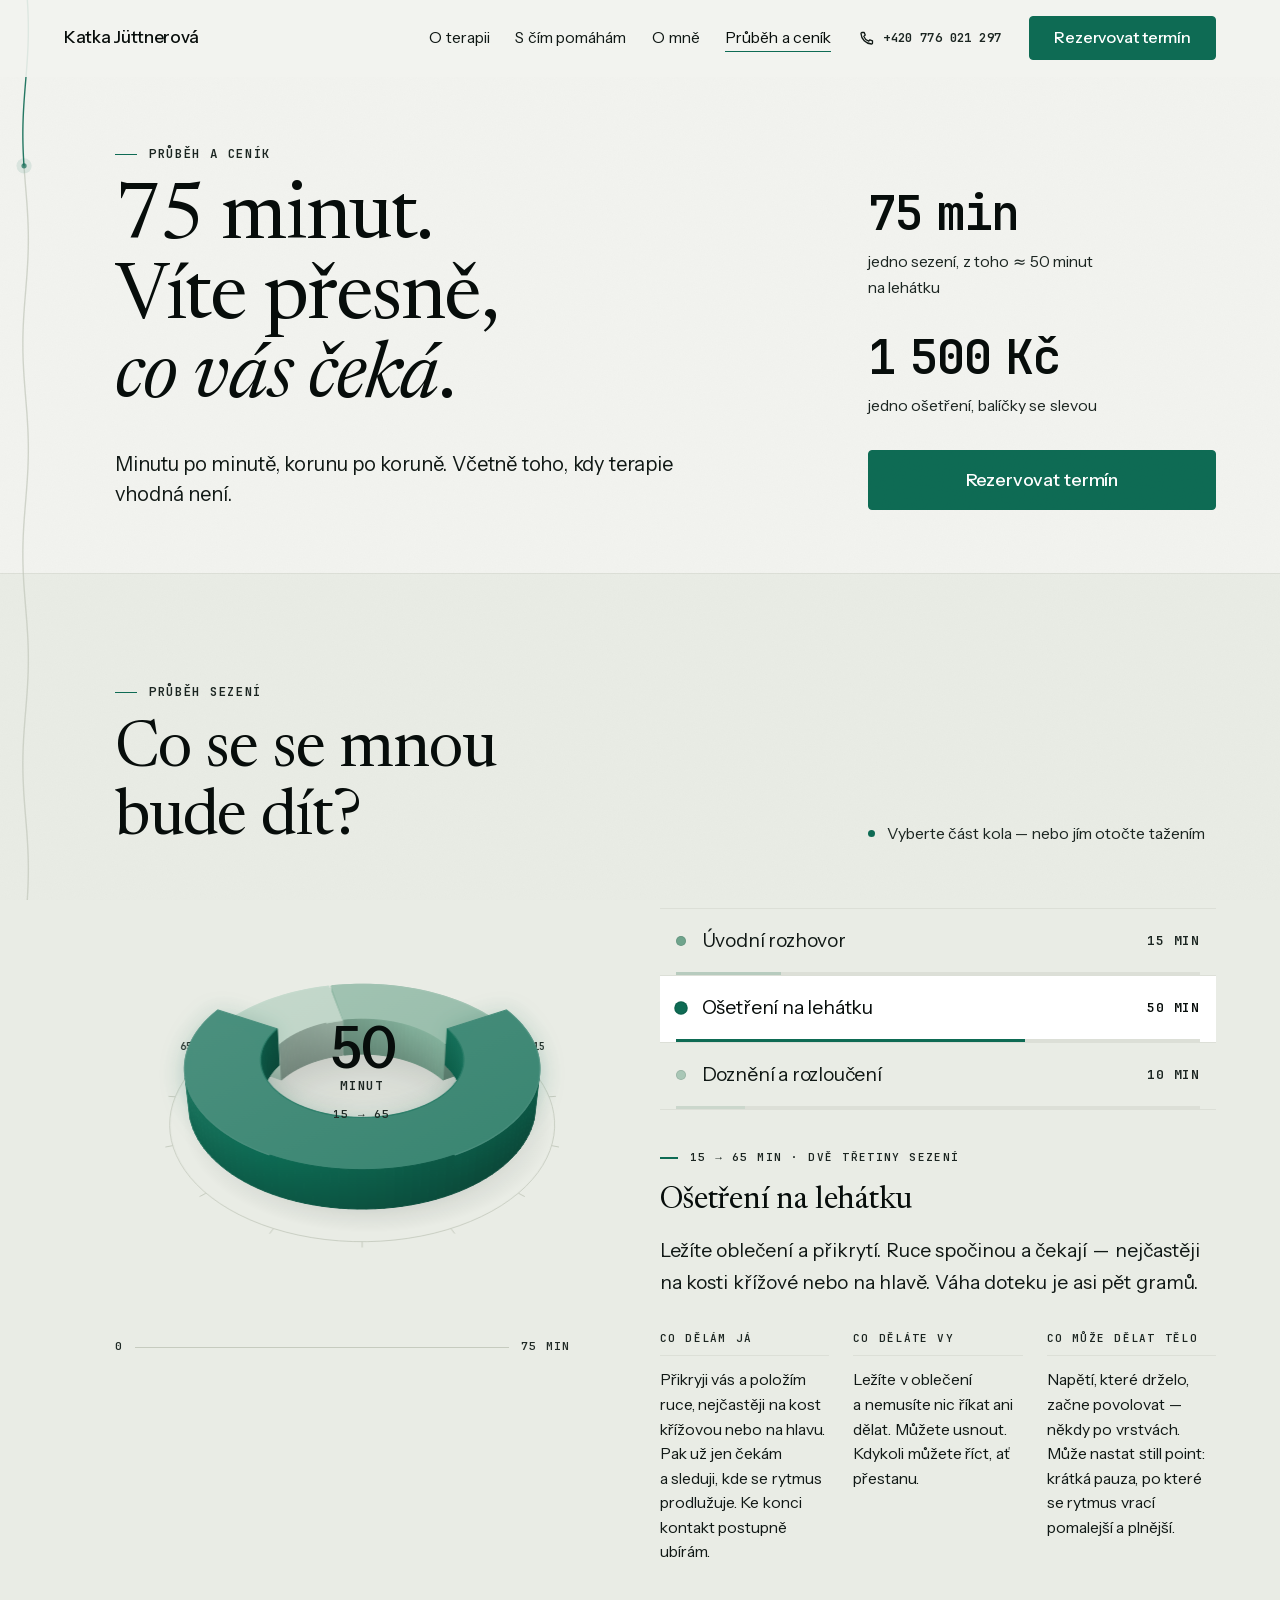
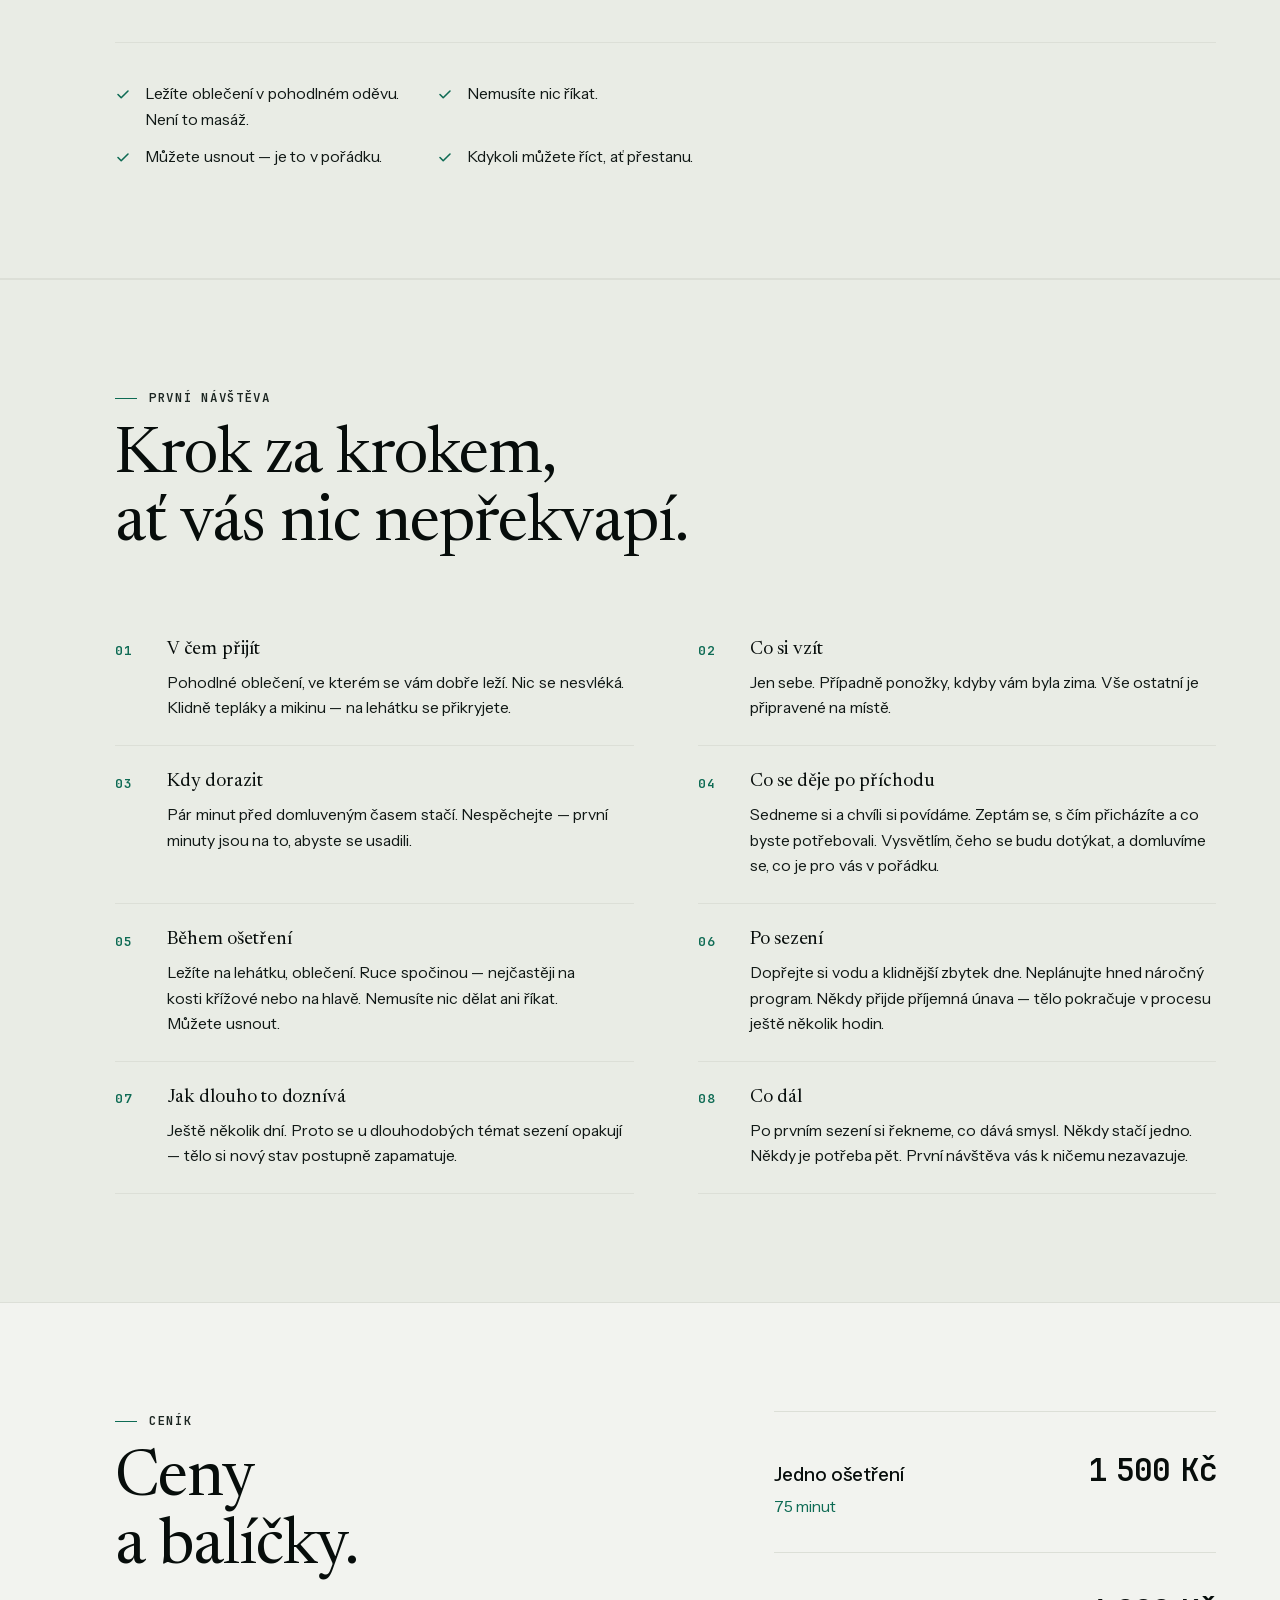
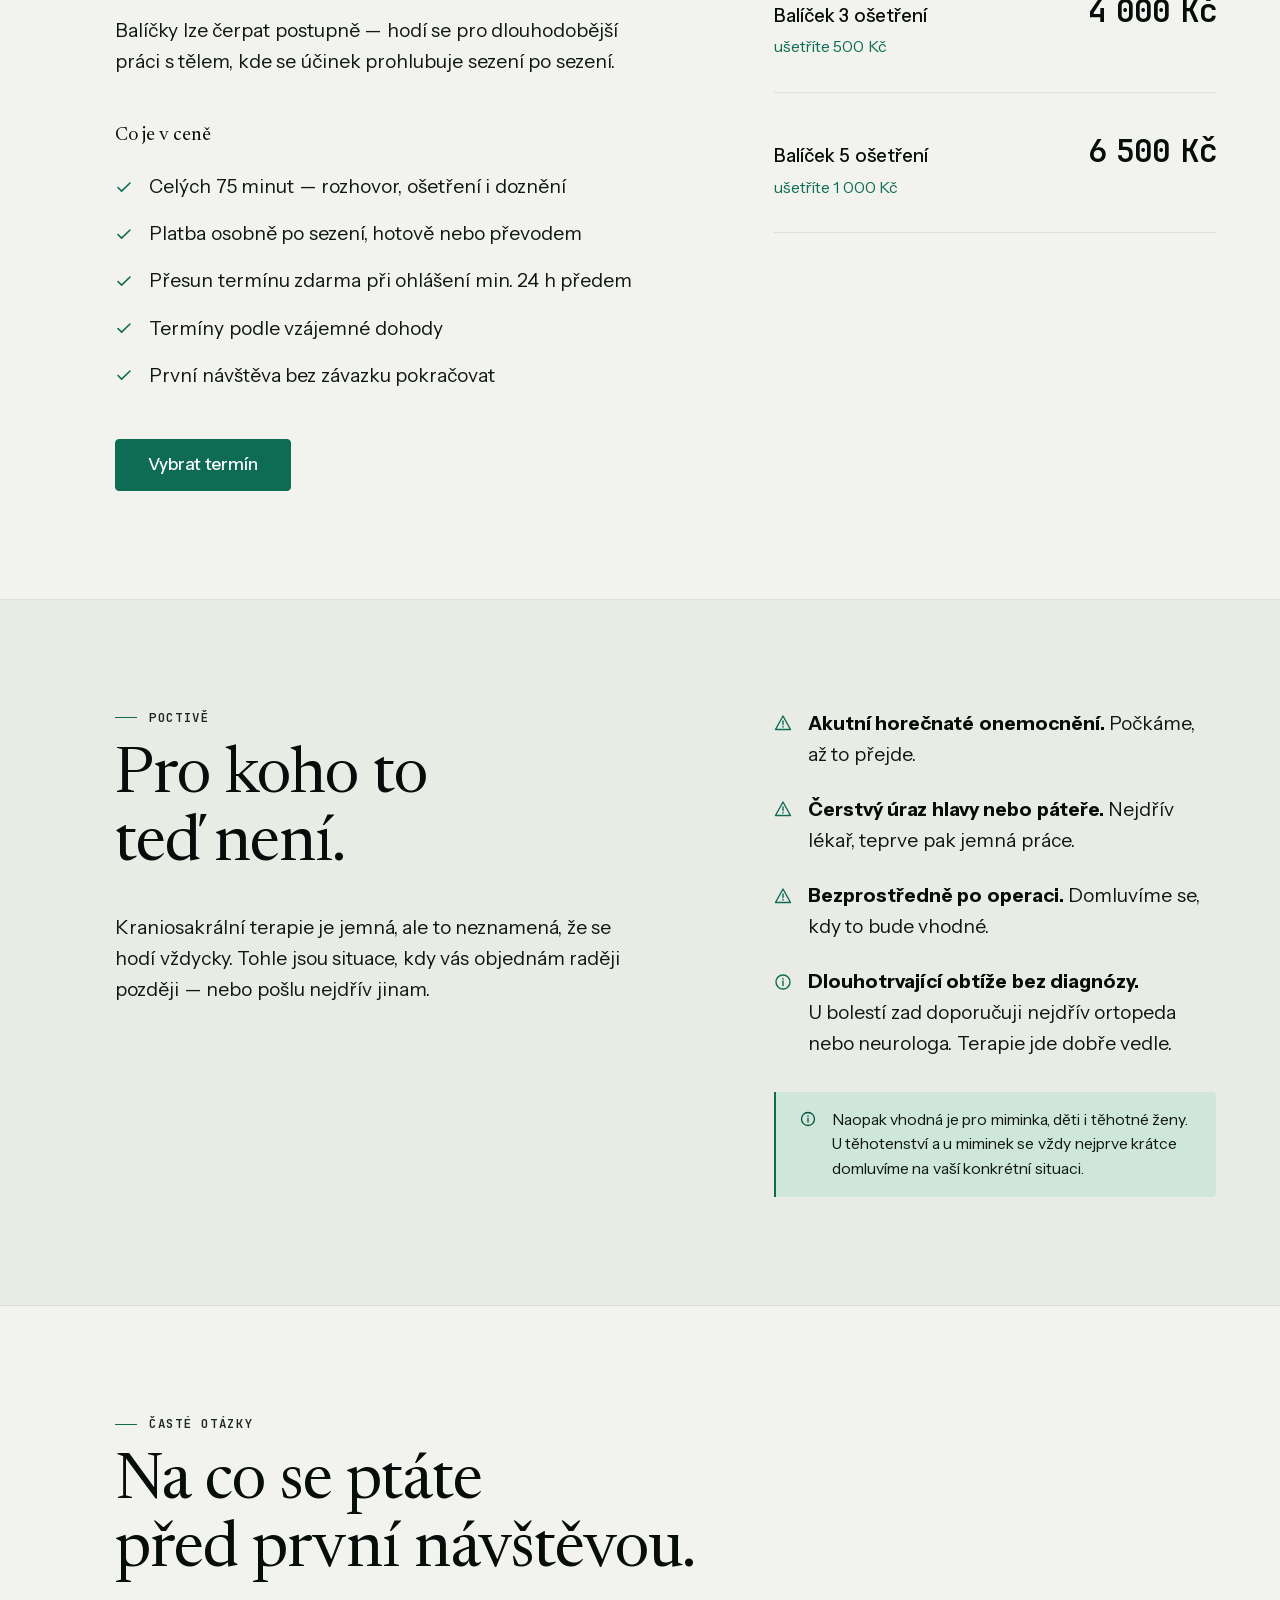
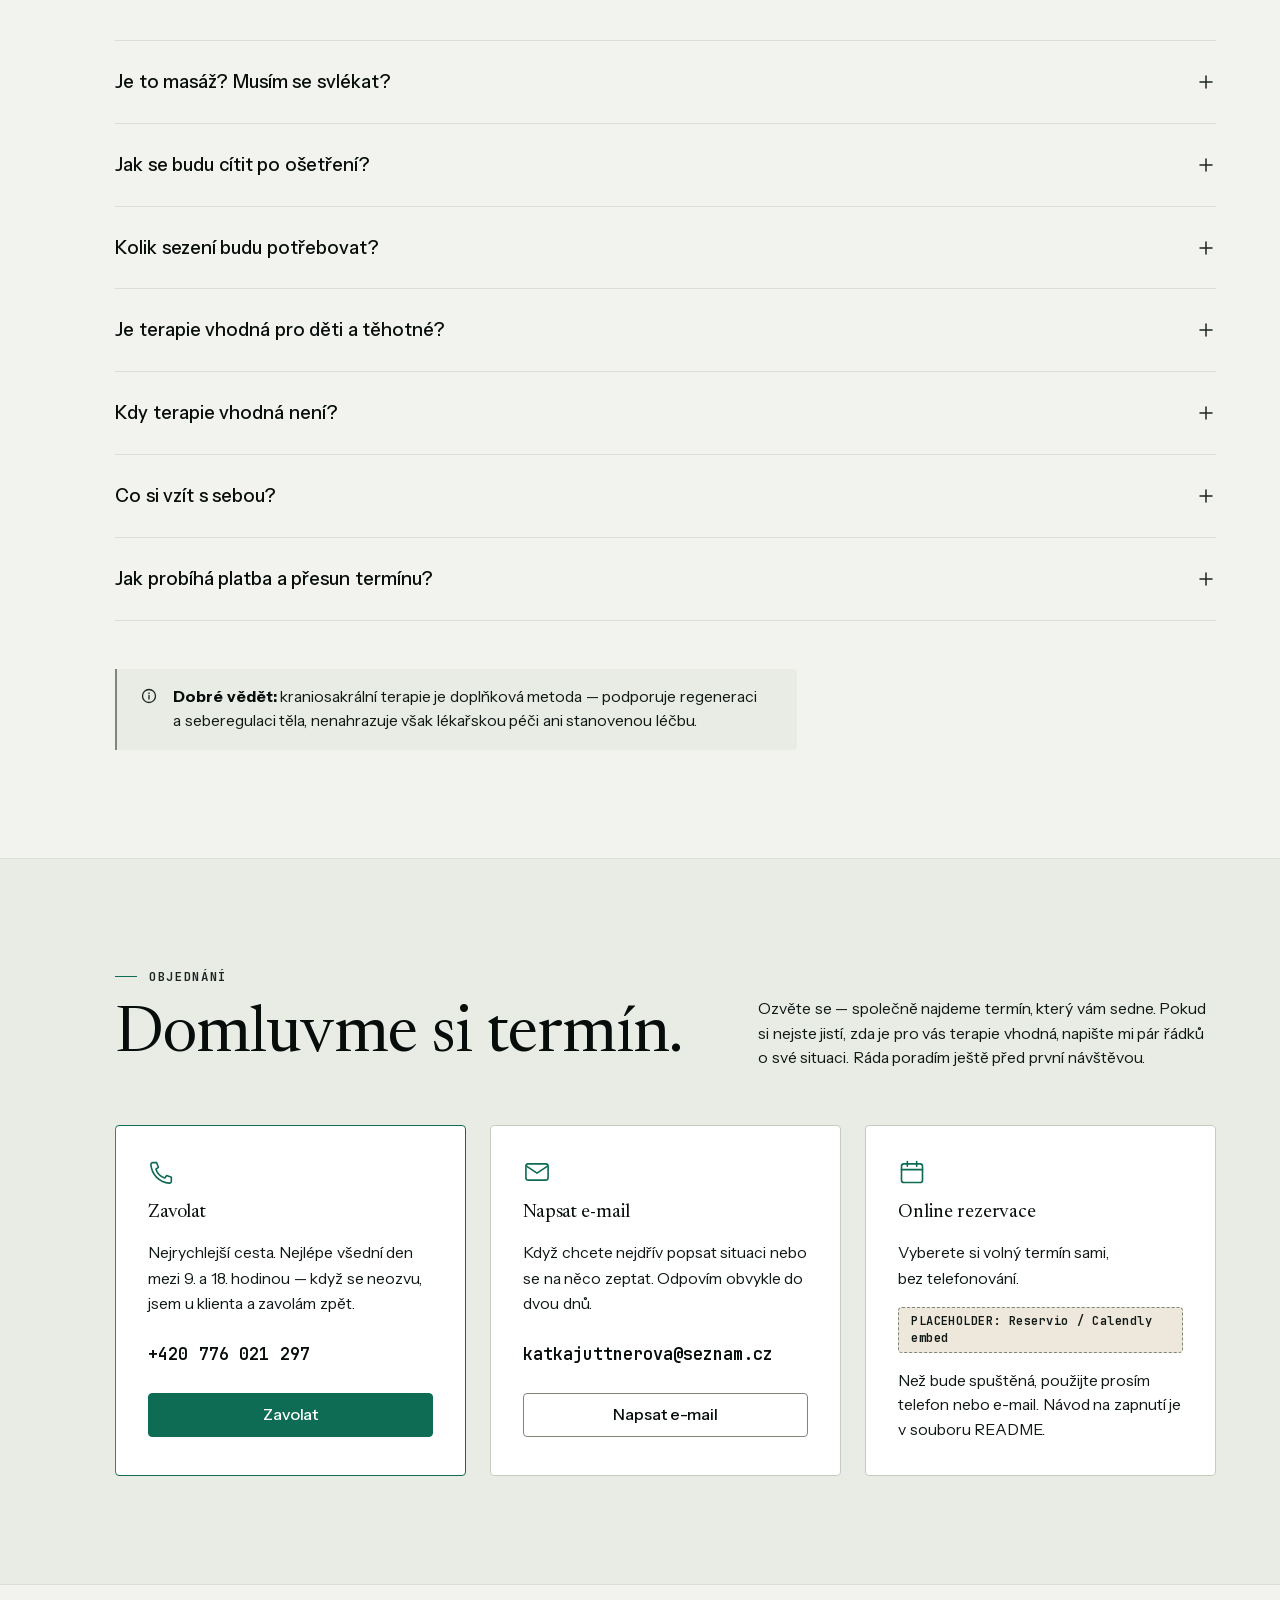
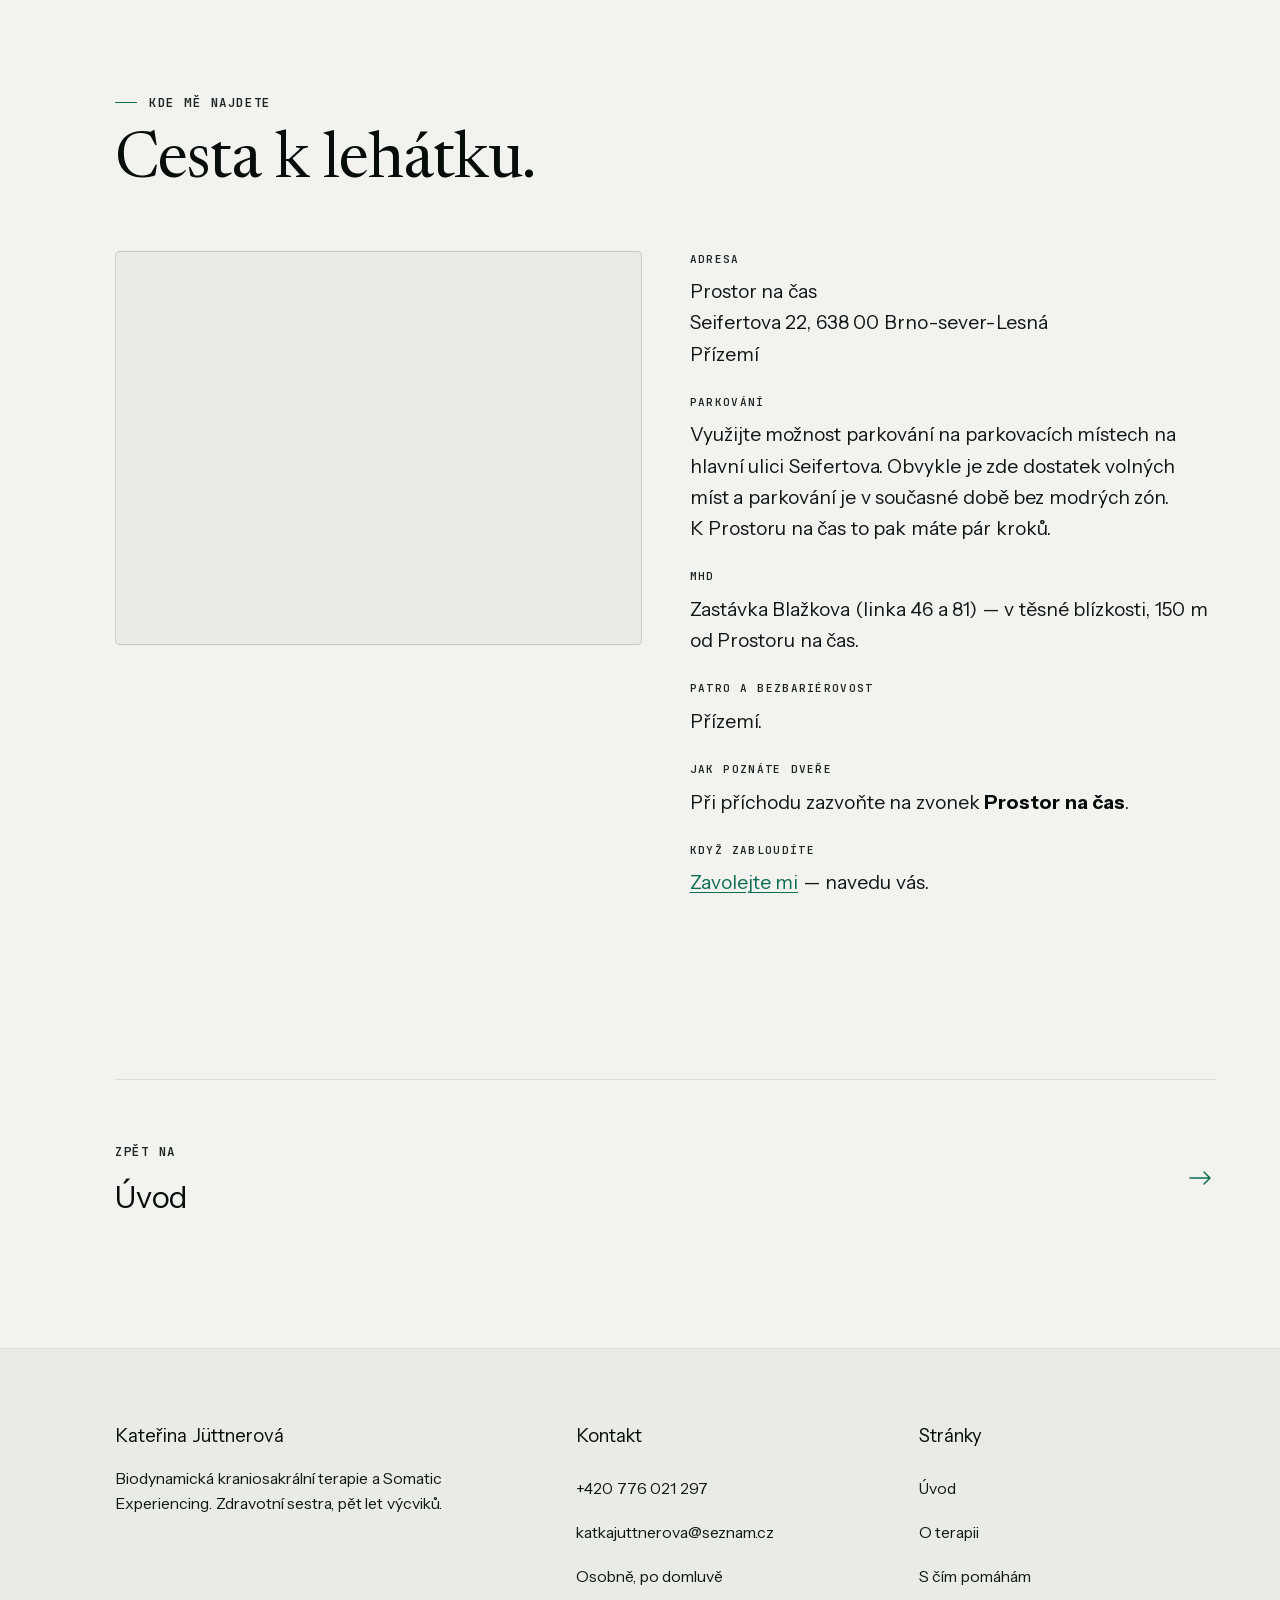
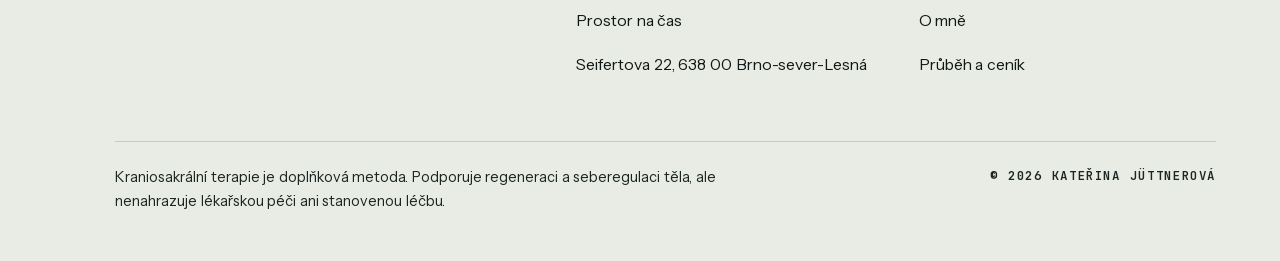
<file: prubeh-a-cenik.html>
<!doctype html>
<html lang="cs" class="no-js">
<head>
<meta charset="utf-8">
<meta name="viewport" content="width=device-width, initial-scale=1, viewport-fit=cover">
<title>Průběh a&nbsp;ceník — 75 minut, od 1&nbsp;500&nbsp;Kč</title>
<meta name="description" content="Jak sezení probíhá minutu po minutě, co si vzít s sebou, kolik to stojí a kdy terapie vhodná není. Sedm častých otázek a tři cesty, jak se objednat.">
<link rel="canonical" href="https://www.katkajuttnerova.cz/prubeh-a-cenik.html">
<meta name="theme-color" content="#F2F3EF">

<meta property="og:type" content="article">
<meta property="og:locale" content="cs_CZ">
<meta property="og:title" content="Průběh a ceník — kraniosakrální terapie">
<meta property="og:description" content="75 minut, od 1 500 Kč, zůstáváte oblečení. Přesně víte, co vás čeká.">
<meta property="og:image" content="assets/og.png">
<meta name="twitter:card" content="summary_large_image">

<link rel="icon" href="assets/favicon.svg" type="image/svg+xml">
<link rel="apple-touch-icon" href="assets/apple-touch-icon.png">

<link rel="preload" href="fonts/instrumentsans-var.woff2" as="font" type="font/woff2" crossorigin>
<link rel="preload" href="fonts/newsreader.woff2" as="font" type="font/woff2" crossorigin>
<link rel="stylesheet" href="css/tokens.css">
<link rel="stylesheet" href="css/base.css">
<link rel="stylesheet" href="css/layout.css">
<link rel="stylesheet" href="css/components.css">
<link rel="stylesheet" href="css/modules.css">
<link rel="stylesheet" href="css/_l1.css">
<link rel="stylesheet" href="css/_l2.css">
<link rel="stylesheet" href="css/_l3.css">
<link rel="stylesheet" href="css/_l4.css">
<link rel="stylesheet" href="css/_l5.css">

<script>/* Skrytí pro animaci nasazujeme jen tam, kde je čím animovat.
   Když uživatel nechce pohyb, obsah se nikdy neskryje.
   Pojistka: kdyby se core.js nenačetl nebo cokoli spadlo,
   po 2 s masku strhneme natvrdo. Web bez efektu je pořád web,
   web bez textu není nic. core.js pojistku převezme. */
if(!matchMedia("(prefers-reduced-motion: reduce)").matches){
  document.documentElement.classList.add("js-anim");
  window.__kjRevealGuard=setTimeout(function(){document.documentElement.classList.remove("js-anim")},2000);
}</script>

<script type="application/ld+json">
{
  "@context": "https://schema.org",
  "@type": "FAQPage",
  "mainEntity": [
    { "@type": "Question", "name": "Je to masáž? Musím se svlékat?", "acceptedAnswer": { "@type": "Answer", "text": "Ne. Kraniosakrální terapie není masáž — pracuje s velmi jemným, klidným dotekem, často jen o váze mince. Celé ošetření probíhá v pohodlném oblečení, vleže na lehátku. Stačí přijít v něčem, v čem se vám dobře leží." } },
    { "@type": "Question", "name": "Jak se budu cítit po ošetření?", "acceptedAnswer": { "@type": "Answer", "text": "Nejčastěji přichází hluboké uvolnění a klid; někdy také příjemná únava — tělo pokračuje v procesu ještě několik hodin i dní. Dopřejte si po sezení klidnější zbytek dne, dostatek vody a pokud možno neplánujte hned náročný program." } },
    { "@type": "Question", "name": "Kolik sezení budu potřebovat?", "acceptedAnswer": { "@type": "Answer", "text": "Je to individuální. U akutních obtíží často stačí 1–3 sezení, u dlouhodobých témat se účinek prohlubuje postupně — proto nabízím zvýhodněné balíčky. Po prvním sezení si společně řekneme, co dává smysl dál. První návštěva vás k ničemu nezavazuje." } },
    { "@type": "Question", "name": "Je terapie vhodná pro děti a těhotné?", "acceptedAnswer": { "@type": "Answer", "text": "Ano — právě díky své jemnosti je kraniosakrální terapie vhodná pro miminka, děti i těhotné ženy. U těhotenství a u miminek se vždy nejprve krátce domluvíme na vaší konkrétní situaci." } },
    { "@type": "Question", "name": "Kdy terapie vhodná není?", "acceptedAnswer": { "@type": "Answer", "text": "Ošetření odkládáme při akutním horečnatém onemocnění, čerstvém úrazu hlavy či páteře a bezprostředně po operaci. Pokud si nejste jistí, napište mi předem — společně to posoudíme, případně doporučím nejdřív návštěvu lékaře." } },
    { "@type": "Question", "name": "Co si vzít s sebou?", "acceptedAnswer": { "@type": "Answer", "text": "Jen pohodlné oblečení a pokud možno trochu času navíc — ať nemusíte ze sezení spěchat rovnou do shonu. Vše ostatní je na místě připravené." } },
    { "@type": "Question", "name": "Jak probíhá platba a přesun termínu?", "acceptedAnswer": { "@type": "Answer", "text": "Platba probíhá osobně po sezení, hotově nebo převodem. Pokud vám termín nevyjde, dejte mi prosím vědět alespoň 24 hodin předem — přesuneme ho zdarma na jiný den." } }
  ]
}
</script>
</head>
<body>

<a class="skip" href="#obsah">Přeskočit na obsah</a>
<div class="grain" aria-hidden="true"></div>
<canvas class="breathline" data-breathline aria-hidden="true"></canvas>

<header class="nav" data-nav>
  <div class="wrap nav__inner">
    <a class="nav__brand" href="index.html">Katka Jüttnerová</a>
    <nav class="nav__links" aria-label="Hlavní navigace">
      <a class="nav__link" href="kraniosakralni-terapie.html">O&nbsp;terapii</a>
      <a class="nav__link" href="s-cim-pomaham.html">S&nbsp;čím pomáhám</a>
      <a class="nav__link" href="o-mne.html">O&nbsp;mně</a>
      <a class="nav__link" href="prubeh-a-cenik.html" aria-current="page">Průběh a&nbsp;ceník</a>
    </nav>
    <a class="nav__tel" href="tel:+420776021297">
      <svg width="16" height="16" viewBox="0 0 16 16" fill="none" aria-hidden="true"><path d="M3 2.5h2.2l1 2.6L4.8 6.4a8 8 0 0 0 4.8 4.8l1.3-1.4 2.6 1V13a1 1 0 0 1-1.1 1A11 11 0 0 1 2 3.6 1 1 0 0 1 3 2.5Z" stroke="currentColor" stroke-width="1.3" stroke-linejoin="round"/></svg>
      <span class="mono mono--plain">+420&nbsp;776&nbsp;021&nbsp;297</span>
    </a>
    <a class="btn btn--primary btn--sm nav__cta" href="#objednani"><span>Rezervovat termín</span></a>
    <button class="nav__burger" data-burger aria-expanded="false" aria-controls="menu" aria-label="Otevřít menu">
      <svg width="24" height="24" viewBox="0 0 24 24" aria-hidden="true">
        <rect x="3" y="8" width="18" height="1.5" fill="currentColor"/>
        <rect x="3" y="15" width="18" height="1.5" fill="currentColor"/>
      </svg>
    </button>
  </div>
</header>

<div class="menu" id="menu" data-menu aria-hidden="true">
  <div class="wrap">
    <nav class="menu__list" aria-label="Hlavní navigace, mobilní">
      <a class="menu__link" href="index.html">Úvod</a>
      <a class="menu__link" href="kraniosakralni-terapie.html">O&nbsp;terapii</a>
      <a class="menu__link" href="s-cim-pomaham.html">S&nbsp;čím pomáhám</a>
      <a class="menu__link" href="o-mne.html">O&nbsp;mně</a>
      <a class="menu__link" href="prubeh-a-cenik.html" aria-current="page">Průběh a&nbsp;ceník</a>
    </nav>
    <div class="menu__meta">
      <a class="mono mono--plain" href="tel:+420776021297">+420&nbsp;776&nbsp;021&nbsp;297</a>
      <a class="mono mono--plain" href="mailto:katkajuttnerova@seznam.cz">katkajuttnerova@seznam.cz</a>
    </div>
  </div>
</div>

<main id="obsah">

  <!-- ══ HERO ══════════════════════════════════════════════════ -->
  <section class="section" style="padding-top: clamp(120px, 16vh, 190px); padding-bottom: clamp(48px, 7vh, 96px)">
    <div class="wrap wrap--rail">
      <div class="grid">
        <div class="c1-7">
          <p class="eyebrow mono" data-reveal>Průběh a&nbsp;ceník</p>
          <h1 data-reveal>
            <span class="line-mask"><span>75 minut.</span></span>
            <span class="line-mask"><span>Víte přesně,</span></span>
            <span class="line-mask"><span><em class="em">co vás čeká</em>.</span></span>
          </h1>
          <p class="lede" style="margin-top: var(--s-6)" data-reveal data-reveal-delay="120">
            Minutu po minutě, korunu po koruně. Včetně toho, kdy terapie vhodná není.
          </p>
        </div>

        <div class="c9-12" style="align-self: end" data-reveal data-reveal-delay="180">
          <dl class="stats" style="grid-template-columns: 1fr">
            <div><dt class="num">75&nbsp;min</dt><dd>jedno sezení, z&nbsp;toho ≈&nbsp;50 minut na lehátku</dd></div>
            <div><dt class="num">1&nbsp;500&nbsp;Kč</dt><dd>jedno ošetření, balíčky se slevou</dd></div>
          </dl>
          <a class="btn btn--primary btn--lg" href="#objednani" style="width: 100%; margin-top: var(--s-6)"><span>Rezervovat termín</span></a>
        </div>
      </div>
    </div>
  </section>

  <!-- ══ KOLO SEZENÍ — 75 MINUT VE TŘECH ČÁSTECH ═══════════════
       Tři části sezení jako prostorový kruhový graf. Uživatel
       kolem otáčí, vybírá části a v nich jednotlivé momenty.
       Bez JS zůstane čitelný seznam — obsah je celý v HTML.   -->
  <section class="section tide-in" id="prubeh" aria-labelledby="prubeh-t">
    <div class="wrap wrap--rail">
      <div class="section-head">
        <div class="section-head__title">
          <p class="eyebrow mono" data-reveal>Průběh sezení</p>
          <h2 id="prubeh-t" data-reveal>
            <span class="line-mask"><span>Co se se mnou</span></span>
            <span class="line-mask"><span>bude dít?</span></span>
          </h2>
        </div>
        <div class="section-head__aside">
          <p class="hint" data-reveal><span class="hint__dot" aria-hidden="true"></span> Vyberte část kola — nebo jím otočte tažením</p>
        </div>
      </div>

      <div class="wheel" data-wheel data-reveal>

        <!-- ---------- prostorový graf ---------- -->
        <div class="wheel__stage">
          <div class="wheel__disc" data-wheel-disc>
            <canvas data-wheel-canvas aria-hidden="true"></canvas>
            <div class="wheel__core" aria-hidden="true">
              <span class="wheel__core-num" data-wheel-num>50</span>
              <span class="wheel__core-unit mono">minut</span>
              <span class="wheel__core-span mono" data-wheel-span>15 → 65</span>
            </div>
          </div>
          <p class="wheel__scale mono" aria-hidden="true">
            <span>0</span><span class="wheel__scale-line"></span><span>75 min</span>
          </p>
        </div>

        <!-- ---------- ovládání a text ---------- -->
        <div class="wheel__panel">

          <div class="wheel__legend" role="tablist" aria-label="Části sezení">
            <button class="wseg" type="button" role="tab" id="wtab-1"
                    aria-controls="wpan-1" aria-selected="false" tabindex="-1"
                    data-wheel-tab="0" style="--seg: var(--seg-1)">
              <span class="wseg__mark" aria-hidden="true"></span>
              <span class="wseg__name">Úvodní rozhovor</span>
              <span class="wseg__min mono">15&nbsp;min</span>
              <span class="wseg__meter" aria-hidden="true"><i style="--w: 20%"></i></span>
            </button>
            <button class="wseg" type="button" role="tab" id="wtab-2"
                    aria-controls="wpan-2" aria-selected="true"
                    data-wheel-tab="1" style="--seg: var(--seg-2)">
              <span class="wseg__mark" aria-hidden="true"></span>
              <span class="wseg__name">Ošetření na&nbsp;lehátku</span>
              <span class="wseg__min mono">50&nbsp;min</span>
              <span class="wseg__meter" aria-hidden="true"><i style="--w: 66.7%"></i></span>
            </button>
            <button class="wseg" type="button" role="tab" id="wtab-3"
                    aria-controls="wpan-3" aria-selected="false" tabindex="-1"
                    data-wheel-tab="2" style="--seg: var(--seg-3)">
              <span class="wseg__mark" aria-hidden="true"></span>
              <span class="wseg__name">Doznění a&nbsp;rozloučení</span>
              <span class="wseg__min mono">10&nbsp;min</span>
              <span class="wseg__meter" aria-hidden="true"><i style="--w: 13.3%"></i></span>
            </button>
          </div>

          <!-- ---------- část 1 ---------- -->
          <div class="wpan" id="wpan-1" role="tabpanel" aria-labelledby="wtab-1"
               data-wheel-panel="0" style="--seg: var(--seg-1)">
            <p class="wpan__range mono">0&nbsp;→&nbsp;15 min · pětina sezení</p>
            <h3 class="wpan__title">Úvodní rozhovor</h3>
            <p class="wpan__lede">Sedneme si. Beze spěchu si řekneme, s&nbsp;čím přicházíte
              a&nbsp;co budu dělat. Nic se nesvléká a&nbsp;nevyplňují se žádné formuláře.</p>

            <dl class="wcols">
              <div class="wcol" data-wheel-col="me">
                <dt>Co dělám já</dt>
                <dd>Ptám se, s&nbsp;čím přicházíte a&nbsp;co se dělo od&nbsp;minula. Vysvětlím, co budu dělat a&nbsp;čeho se dotknu. Nevyplňujeme formuláře.</dd>
              </div>
              <div class="wcol" data-wheel-col="you">
                <dt>Co děláte vy</dt>
                <dd>Řeknete, co vás trápí — klidně i&nbsp;to, co zní hloupě. Ptáte se na&nbsp;cokoli a&nbsp;můžete říct, kam se dotýkat nechcete.</dd>
              </div>
              <div class="wcol" data-wheel-col="body">
                <dt>Co může dělat tělo</dt>
                <dd>Ještě je v&nbsp;pohotovosti. To je v&nbsp;pořádku — teprve se rozhoduje, jestli je tu bezpečno.</dd>
              </div>
            </dl>
          </div>

          <!-- ---------- část 2 ---------- -->
          <div class="wpan" id="wpan-2" role="tabpanel" aria-labelledby="wtab-2"
               data-wheel-panel="1" style="--seg: var(--seg-2)">
            <p class="wpan__range mono">15&nbsp;→&nbsp;65 min · dvě třetiny sezení</p>
            <h3 class="wpan__title">Ošetření na&nbsp;lehátku</h3>
            <p class="wpan__lede">Ležíte oblečení a&nbsp;přikrytí. Ruce spočinou a&nbsp;čekají —
              nejčastěji na&nbsp;kosti křížové nebo na&nbsp;hlavě. Váha doteku je asi pět gramů.</p>

            <dl class="wcols">
              <div class="wcol" data-wheel-col="me">
                <dt>Co dělám já</dt>
                <dd>Přikryji vás a&nbsp;položím ruce, nejčastěji na&nbsp;kost křížovou nebo na&nbsp;hlavu. Pak už jen čekám a&nbsp;sleduji, kde se rytmus prodlužuje. Ke&nbsp;konci kontakt postupně ubírám.</dd>
              </div>
              <div class="wcol" data-wheel-col="you">
                <dt>Co děláte vy</dt>
                <dd>Ležíte v&nbsp;oblečení a&nbsp;nemusíte nic říkat ani dělat. Můžete usnout. Kdykoli můžete říct, ať přestanu.</dd>
              </div>
              <div class="wcol" data-wheel-col="body">
                <dt>Co může dělat tělo</dt>
                <dd>Napětí, které drželo, začne povolovat — někdy po&nbsp;vrstvách. Může nastat still point: krátká pauza, po&nbsp;které se rytmus vrací pomalejší a&nbsp;plnější.</dd>
              </div>
            </dl>
          </div>

          <!-- ---------- část 3 ---------- -->
          <div class="wpan" id="wpan-3" role="tabpanel" aria-labelledby="wtab-3"
               data-wheel-panel="2" style="--seg: var(--seg-3)">
            <p class="wpan__range mono">65&nbsp;→&nbsp;75 min · závěr</p>
            <h3 class="wpan__title">Doznění a&nbsp;rozloučení</h3>
            <p class="wpan__lede">Nikdo vás nikam nežene. Vrátíte se vlastním tempem
              a&nbsp;pak si řekneme, co se dělo a&nbsp;co dává smysl dál.</p>

            <dl class="wcols">
              <div class="wcol" data-wheel-col="me">
                <dt>Co dělám já</dt>
                <dd>Nechávám vám čas, nikdo vás nebudí. Pak si řekneme, co se dělo a&nbsp;co dává smysl dál — někdy stačí jedno sezení, někdy jich je potřeba pět.</dd>
              </div>
              <div class="wcol" data-wheel-col="you">
                <dt>Co děláte vy</dt>
                <dd>Ležíte, dokud potřebujete, a&nbsp;vstáváte pomalu. Sdílíte, co jste vnímali — nebo mlčíte, když se vám mluvit nechce.</dd>
              </div>
              <div class="wcol" data-wheel-col="body">
                <dt>Co může dělat tělo</dt>
                <dd>Ukládá si, co se stalo. Bývá těžké a&nbsp;teplé a&nbsp;doznívá ještě několik dní.</dd>
              </div>
            </dl>
          </div>

        </div>
      </div>

      <!-- ---------- co platí po celou dobu ---------- -->
      <div class="wheel__foot">
        <ul class="wheel__assure" data-reveal>
          <li><svg width="16" height="16" viewBox="0 0 16 16" fill="none" aria-hidden="true"><path d="M3 8.5l3.2 3.2L13 5" stroke="currentColor" stroke-width="1.6" stroke-linecap="round" stroke-linejoin="round"/></svg> Ležíte oblečení v&nbsp;pohodlném oděvu. Není to masáž.</li>
          <li><svg width="16" height="16" viewBox="0 0 16 16" fill="none" aria-hidden="true"><path d="M3 8.5l3.2 3.2L13 5" stroke="currentColor" stroke-width="1.6" stroke-linecap="round" stroke-linejoin="round"/></svg> Nemusíte nic říkat.</li>
          <li><svg width="16" height="16" viewBox="0 0 16 16" fill="none" aria-hidden="true"><path d="M3 8.5l3.2 3.2L13 5" stroke="currentColor" stroke-width="1.6" stroke-linecap="round" stroke-linejoin="round"/></svg> Můžete usnout — je to v&nbsp;pořádku.</li>
          <li><svg width="16" height="16" viewBox="0 0 16 16" fill="none" aria-hidden="true"><path d="M3 8.5l3.2 3.2L13 5" stroke="currentColor" stroke-width="1.6" stroke-linecap="round" stroke-linejoin="round"/></svg> Kdykoli můžete říct, ať přestanu.</li>
        </ul>
        <p class="wheel__claim" data-reveal>Tempo určuje tělo, ne&nbsp;hodiny.</p>
      </div>
    </div>
  </section>

  <!-- ══ PRVNÍ NÁVŠTĚVA KROK ZA KROKEM ═════════════════════════ -->
  <section class="section tide-in" aria-labelledby="prvni">
    <div class="wrap wrap--rail">
      <div class="section-head">
        <div class="section-head__title">
          <p class="eyebrow mono" data-reveal>První návštěva</p>
          <h2 id="prvni" data-reveal>
            <span class="line-mask"><span>Krok za krokem,</span></span>
            <span class="line-mask"><span>ať vás nic nepřekvapí.</span></span>
          </h2>
        </div>
      </div>

      <div class="steps" data-reveal>
        <div class="steps__item">
          <h4>V&nbsp;čem přijít</h4>
          <p>Pohodlné oblečení, ve kterém se vám dobře leží. Nic se nesvléká. Klidně tepláky
            a&nbsp;mikinu — na lehátku se přikryjete.</p>
        </div>
        <div class="steps__item">
          <h4>Co si vzít</h4>
          <p>Jen sebe. Případně ponožky, kdyby vám byla zima. Vše ostatní je připravené na místě.</p>
        </div>
        <div class="steps__item">
          <h4>Kdy dorazit</h4>
          <p>Pár minut před domluveným časem stačí. Nespěchejte — první minuty jsou na to,
            abyste se usadili.</p>
        </div>
        <div class="steps__item">
          <h4>Co se děje po příchodu</h4>
          <p>Sedneme si a&nbsp;chvíli si povídáme. Zeptám se, s&nbsp;čím přicházíte a&nbsp;co byste potřebovali.
            Vysvětlím, čeho se budu dotýkat, a&nbsp;domluvíme se, co je pro vás v&nbsp;pořádku.</p>
        </div>
        <div class="steps__item">
          <h4>Během ošetření</h4>
          <p>Ležíte na lehátku, oblečení. Ruce spočinou — nejčastěji na kosti křížové nebo na hlavě.
            Nemusíte nic dělat ani říkat. Můžete usnout.</p>
        </div>
        <div class="steps__item">
          <h4>Po sezení</h4>
          <p>Dopřejte si vodu a&nbsp;klidnější zbytek dne. Neplánujte hned náročný program.
            Někdy přijde příjemná únava — tělo pokračuje v&nbsp;procesu ještě několik hodin.</p>
        </div>
        <div class="steps__item">
          <h4>Jak dlouho to doznívá</h4>
          <p>Ještě několik dní. Proto se u&nbsp;dlouhodobých témat sezení opakují — tělo si nový stav
            postupně zapamatuje.</p>
        </div>
        <div class="steps__item">
          <h4>Co dál</h4>
          <p>Po prvním sezení si řekneme, co dává smysl. Někdy stačí jedno. Někdy je potřeba pět.
            První návštěva vás k&nbsp;ničemu nezavazuje.</p>
        </div>
      </div>
    </div>
  </section>

  <!-- ══ CENÍK ═════════════════════════════════════════════════ -->
  <section class="section" id="cenik" aria-labelledby="cenik-t">
    <div class="wrap wrap--rail">
      <div class="grid">
        <div class="c1-6">
          <p class="eyebrow mono" data-reveal>Ceník</p>
          <h2 id="cenik-t" data-reveal>
            <span class="line-mask"><span>Ceny</span></span>
            <span class="line-mask"><span>a&nbsp;balíčky.</span></span>
          </h2>
          <p style="margin-top: var(--s-6)" data-reveal>
            Balíčky lze čerpat postupně — hodí se pro dlouhodobější práci s&nbsp;tělem, kde se účinek
            prohlubuje sezení po sezení.
          </p>

          <h3 style="font-size: var(--fs-h4); margin: var(--s-7) 0 var(--s-5)" data-reveal>Co je v&nbsp;ceně</h3>
          <ul class="checks" data-reveal>
            <li><svg width="18" height="18" viewBox="0 0 18 18" fill="none" aria-hidden="true"><path d="M3 9.5l3.6 3.6L15 5" stroke="currentColor" stroke-width="1.6" stroke-linecap="round" stroke-linejoin="round"/></svg> Celých 75 minut — rozhovor, ošetření i&nbsp;doznění</li>
            <li><svg width="18" height="18" viewBox="0 0 18 18" fill="none" aria-hidden="true"><path d="M3 9.5l3.6 3.6L15 5" stroke="currentColor" stroke-width="1.6" stroke-linecap="round" stroke-linejoin="round"/></svg> Platba osobně po sezení, hotově nebo převodem</li>
            <li><svg width="18" height="18" viewBox="0 0 18 18" fill="none" aria-hidden="true"><path d="M3 9.5l3.6 3.6L15 5" stroke="currentColor" stroke-width="1.6" stroke-linecap="round" stroke-linejoin="round"/></svg> Přesun termínu zdarma při ohlášení min. 24&nbsp;h předem</li>
            <li><svg width="18" height="18" viewBox="0 0 18 18" fill="none" aria-hidden="true"><path d="M3 9.5l3.6 3.6L15 5" stroke="currentColor" stroke-width="1.6" stroke-linecap="round" stroke-linejoin="round"/></svg> Termíny podle vzájemné dohody</li>
            <li><svg width="18" height="18" viewBox="0 0 18 18" fill="none" aria-hidden="true"><path d="M3 9.5l3.6 3.6L15 5" stroke="currentColor" stroke-width="1.6" stroke-linecap="round" stroke-linejoin="round"/></svg> První návštěva bez závazku pokračovat</li>
          </ul>

          <div class="actions" style="margin-top: var(--s-7)" data-reveal>
            <a class="btn btn--primary" href="#objednani"><span>Vybrat termín</span></a>
          </div>
        </div>

        <div class="c8-12" data-reveal>
          <div class="prices">
            <div class="price">
              <div class="price__name">Jedno ošetření <span class="price__save">75 minut</span></div>
              <div class="price__value">1&nbsp;500&nbsp;Kč</div>
            </div>
            <div class="price">
              <div class="price__name">Balíček 3 ošetření <span class="price__save">ušetříte 500&nbsp;Kč</span></div>
              <div class="price__value">4&nbsp;000&nbsp;Kč</div>
            </div>
            <div class="price">
              <div class="price__name">Balíček 5 ošetření <span class="price__save">ušetříte 1&nbsp;000&nbsp;Kč</span></div>
              <div class="price__value">6&nbsp;500&nbsp;Kč</div>
            </div>
          </div>
        </div>
      </div>
    </div>
  </section>

  <!-- ══ PRO KOHO TO TEĎ NENÍ ══════════════════════════════════ -->
  <section class="section tide-in" id="kontraindikace" aria-labelledby="kontra-t">
    <div class="wrap wrap--rail">
      <div class="grid">
        <div class="c1-6">
          <p class="eyebrow mono" data-reveal>Poctivě</p>
          <h2 id="kontra-t" data-reveal>
            <span class="line-mask"><span>Pro koho to</span></span>
            <span class="line-mask"><span>teď není.</span></span>
          </h2>
          <p style="margin-top: var(--s-6)" data-reveal>
            Kraniosakrální terapie je jemná, ale to neznamená, že se hodí vždycky. Tohle jsou
            situace, kdy vás objednám raději později — nebo pošlu nejdřív jinam.
          </p>
        </div>

        <div class="c8-12" data-reveal>
          <ul class="checks" style="gap: var(--s-5)">
            <li>
              <svg width="18" height="18" viewBox="0 0 18 18" fill="none" aria-hidden="true"><path d="M9 2 1.5 15.5h15L9 2Z" stroke="currentColor" stroke-width="1.4" stroke-linejoin="round"/><path d="M9 7v3.5M9 12.5v.5" stroke="currentColor" stroke-width="1.4" stroke-linecap="round"/></svg>
              <span><strong style="color: var(--ink)">Akutní horečnaté onemocnění.</strong>
                Počkáme, až to přejde.</span>
            </li>
            <li>
              <svg width="18" height="18" viewBox="0 0 18 18" fill="none" aria-hidden="true"><path d="M9 2 1.5 15.5h15L9 2Z" stroke="currentColor" stroke-width="1.4" stroke-linejoin="round"/><path d="M9 7v3.5M9 12.5v.5" stroke="currentColor" stroke-width="1.4" stroke-linecap="round"/></svg>
              <span><strong style="color: var(--ink)">Čerstvý úraz hlavy nebo páteře.</strong>
                Nejdřív lékař, teprve pak jemná práce.</span>
            </li>
            <li>
              <svg width="18" height="18" viewBox="0 0 18 18" fill="none" aria-hidden="true"><path d="M9 2 1.5 15.5h15L9 2Z" stroke="currentColor" stroke-width="1.4" stroke-linejoin="round"/><path d="M9 7v3.5M9 12.5v.5" stroke="currentColor" stroke-width="1.4" stroke-linecap="round"/></svg>
              <span><strong style="color: var(--ink)">Bezprostředně po operaci.</strong>
                Domluvíme se, kdy to bude vhodné.</span>
            </li>
            <li>
              <svg width="18" height="18" viewBox="0 0 18 18" fill="none" aria-hidden="true"><circle cx="9" cy="9" r="7" stroke="currentColor" stroke-width="1.4"/><path d="M9 5.5v.5M9 8v4.5" stroke="currentColor" stroke-width="1.4" stroke-linecap="round"/></svg>
              <span><strong style="color: var(--ink)">Dlouhotrvající obtíže bez diagnózy.</strong>
                U&nbsp;bolestí zad doporučuji nejdřív ortopeda nebo neurologa. Terapie jde dobře vedle.</span>
            </li>
          </ul>

          <div class="note note--strong" style="margin-top: var(--s-6)" data-reveal>
            <svg width="16" height="16" viewBox="0 0 16 16" fill="none" aria-hidden="true"><circle cx="8" cy="8" r="6.5" stroke="currentColor" stroke-width="1.3"/><path d="M8 5v.5M8 7.5V11" stroke="currentColor" stroke-width="1.3" stroke-linecap="round"/></svg>
            <p>Naopak vhodná je pro miminka, děti i&nbsp;těhotné ženy. U&nbsp;těhotenství a&nbsp;u&nbsp;miminek se
              vždy nejprve krátce domluvíme na vaší konkrétní situaci.</p>
          </div>
        </div>
      </div>
    </div>
  </section>

  <!-- ══ ČASTÉ OTÁZKY ══════════════════════════════════════════ -->
  <section class="section" id="faq" aria-labelledby="faq-t">
    <div class="wrap wrap--rail">
      <div class="section-head">
        <div class="section-head__title">
          <p class="eyebrow mono" data-reveal>Časté otázky</p>
          <h2 id="faq-t" data-reveal>
            <span class="line-mask"><span>Na co se ptáte</span></span>
            <span class="line-mask"><span>před první návštěvou.</span></span>
          </h2>
        </div>
      </div>

      <div class="faq" data-reveal>
        <details class="faq__item">
          <summary class="faq__q">Je to masáž? Musím se svlékat?
            <svg width="20" height="20" viewBox="0 0 20 20" fill="none" aria-hidden="true"><path d="M10 4v12M4 10h12" stroke="currentColor" stroke-width="1.5" stroke-linecap="round"/></svg>
          </summary>
          <div class="faq__a">
            <p>Ne. Kraniosakrální terapie není masáž — pracuje s&nbsp;velmi jemným, klidným dotekem,
              často jen o&nbsp;váze mince. Celé ošetření probíhá v&nbsp;pohodlném oblečení, vleže na lehátku.
              Stačí přijít v&nbsp;něčem, v&nbsp;čem se vám dobře leží.</p>
          </div>
        </details>

        <details class="faq__item">
          <summary class="faq__q">Jak se budu cítit po ošetření?
            <svg width="20" height="20" viewBox="0 0 20 20" fill="none" aria-hidden="true"><path d="M10 4v12M4 10h12" stroke="currentColor" stroke-width="1.5" stroke-linecap="round"/></svg>
          </summary>
          <div class="faq__a">
            <p>Nejčastěji přichází hluboké uvolnění a&nbsp;klid; někdy také příjemná únava — tělo
              pokračuje v&nbsp;procesu ještě několik hodin i&nbsp;dní. Dopřejte si po sezení klidnější zbytek
              dne, dostatek vody a&nbsp;pokud možno neplánujte hned náročný program.</p>
          </div>
        </details>

        <details class="faq__item">
          <summary class="faq__q">Kolik sezení budu potřebovat?
            <svg width="20" height="20" viewBox="0 0 20 20" fill="none" aria-hidden="true"><path d="M10 4v12M4 10h12" stroke="currentColor" stroke-width="1.5" stroke-linecap="round"/></svg>
          </summary>
          <div class="faq__a">
            <p>Je to individuální. U&nbsp;akutních obtíží často stačí 1–3 sezení, u&nbsp;dlouhodobých témat
              (chronické bolesti, následky stresu) se účinek prohlubuje postupně — proto nabízím
              zvýhodněné balíčky. Po prvním sezení si společně řekneme, co dává smysl dál.
              První návštěva vás k&nbsp;ničemu nezavazuje.</p>
          </div>
        </details>

        <details class="faq__item">
          <summary class="faq__q">Je terapie vhodná pro děti a&nbsp;těhotné?
            <svg width="20" height="20" viewBox="0 0 20 20" fill="none" aria-hidden="true"><path d="M10 4v12M4 10h12" stroke="currentColor" stroke-width="1.5" stroke-linecap="round"/></svg>
          </summary>
          <div class="faq__a">
            <p>Ano — právě díky své jemnosti je kraniosakrální terapie vhodná pro miminka, děti
              i&nbsp;těhotné ženy. U&nbsp;těhotenství a&nbsp;u&nbsp;miminek se vždy nejprve krátce domluvíme na vaší
              konkrétní situaci.</p>
          </div>
        </details>

        <details class="faq__item">
          <summary class="faq__q">Kdy terapie vhodná není?
            <svg width="20" height="20" viewBox="0 0 20 20" fill="none" aria-hidden="true"><path d="M10 4v12M4 10h12" stroke="currentColor" stroke-width="1.5" stroke-linecap="round"/></svg>
          </summary>
          <div class="faq__a">
            <p>Ošetření odkládáme při akutním horečnatém onemocnění, čerstvém úrazu hlavy či páteře
              a&nbsp;bezprostředně po operaci. Pokud si nejste jistí, napište mi předem — společně to
              posoudíme, případně doporučím nejdřív návštěvu lékaře.</p>
          </div>
        </details>

        <details class="faq__item">
          <summary class="faq__q">Co si vzít s&nbsp;sebou?
            <svg width="20" height="20" viewBox="0 0 20 20" fill="none" aria-hidden="true"><path d="M10 4v12M4 10h12" stroke="currentColor" stroke-width="1.5" stroke-linecap="round"/></svg>
          </summary>
          <div class="faq__a">
            <p>Jen pohodlné oblečení a&nbsp;pokud možno trochu času navíc — ať nemusíte ze sezení spěchat
              rovnou do shonu. Vše ostatní je na místě připravené.</p>
          </div>
        </details>

        <details class="faq__item">
          <summary class="faq__q">Jak probíhá platba a&nbsp;přesun termínu?
            <svg width="20" height="20" viewBox="0 0 20 20" fill="none" aria-hidden="true"><path d="M10 4v12M4 10h12" stroke="currentColor" stroke-width="1.5" stroke-linecap="round"/></svg>
          </summary>
          <div class="faq__a">
            <p>Platba probíhá osobně po sezení, hotově nebo převodem. Pokud vám termín nevyjde,
              dejte mi prosím vědět alespoň 24 hodin předem — přesuneme ho zdarma na jiný den.</p>
          </div>
        </details>
      </div>

      <div class="note" style="margin-top: var(--s-7)" data-reveal>
        <svg width="16" height="16" viewBox="0 0 16 16" fill="none" aria-hidden="true"><circle cx="8" cy="8" r="6.5" stroke="currentColor" stroke-width="1.3"/><path d="M8 5v.5M8 7.5V11" stroke="currentColor" stroke-width="1.3" stroke-linecap="round"/></svg>
        <p><strong style="color: var(--ink)">Dobré vědět:</strong> kraniosakrální terapie je
          doplňková metoda — podporuje regeneraci a&nbsp;seberegulaci těla, nenahrazuje však lékařskou
          péči ani stanovenou léčbu.</p>
      </div>
    </div>
  </section>

  <!-- ══ OBJEDNÁNÍ — tři cesty ═════════════════════════════════ -->
  <section class="section tide-in" id="objednani" aria-labelledby="objednani-t">
    <div class="wrap wrap--rail">
      <div class="cta-block" style="margin-bottom: clamp(40px, 6vh, 72px)">
        <div>
          <p class="eyebrow mono" data-reveal>Objednání</p>
          <h2 class="cta-block__title" id="objednani-t" data-reveal>
            <span class="line-mask"><span>Domluvme si termín.</span></span>
          </h2>
        </div>
        <div data-reveal>
          <p class="small" style="color: var(--ink-2)">
            Ozvěte se — společně najdeme termín, který vám sedne. Pokud si nejste jistí, zda je
            pro vás terapie vhodná, napište mi pár řádků o&nbsp;své situaci. Ráda poradím ještě
            před první návštěvou.
          </p>
        </div>
      </div>

      <div class="ways" data-reveal>
        <div class="way way--primary">
          <svg class="way__icon" viewBox="0 0 24 24" fill="none" aria-hidden="true"><path d="M4 4h3.4l1.5 4-2.1 1.6a12 12 0 0 0 7.6 7.6L16 15l4 1.5V20a1.5 1.5 0 0 1-1.7 1.5A17 17 0 0 1 2.5 5.7 1.5 1.5 0 0 1 4 4Z" stroke="currentColor" stroke-width="1.4" stroke-linejoin="round"/></svg>
          <h3 class="way__title">Zavolat</h3>
          <p>Nejrychlejší cesta. Nejlépe všední den mezi 9. a&nbsp;18.&nbsp;hodinou — když se neozvu,
            jsem u&nbsp;klienta a&nbsp;zavolám zpět.</p>
          <a class="way__value" href="tel:+420776021297">+420&nbsp;776&nbsp;021&nbsp;297</a>
          <a class="btn btn--primary btn--sm" href="tel:+420776021297"><span>Zavolat</span></a>
        </div>

        <div class="way">
          <svg class="way__icon" viewBox="0 0 24 24" fill="none" aria-hidden="true"><rect x="2.5" y="5" width="19" height="14" rx="2" stroke="currentColor" stroke-width="1.4"/><path d="m3 7 9 6 9-6" stroke="currentColor" stroke-width="1.4" stroke-linejoin="round"/></svg>
          <h3 class="way__title">Napsat e-mail</h3>
          <p>Když chcete nejdřív popsat situaci nebo se na něco zeptat. Odpovím obvykle do dvou dnů.</p>
          <a class="way__value" href="mailto:katkajuttnerova@seznam.cz">katkajuttnerova@seznam.cz</a>
          <a class="btn btn--ghost btn--sm btn--on-surface" href="mailto:katkajuttnerova@seznam.cz?subject=Objedn%C3%A1n%C3%AD%20term%C3%ADnu&amp;body=Dobr%C3%BD%20den%2C%0A%0Ar%C3%A1da%20bych%20se%20objednala%20na%20o%C5%A1et%C5%99en%C3%AD.%0A%0AS%20%C4%8D%C3%ADm%20p%C5%99ich%C3%A1z%C3%ADm%3A%0A%0AVyhovoval%20by%20mi%20term%C3%ADn%3A%0A%0AD%C4%9Bkuji%2C%0A"><span>Napsat e-mail</span></a>
        </div>

        <div class="way">
          <svg class="way__icon" viewBox="0 0 24 24" fill="none" aria-hidden="true"><rect x="3" y="5" width="18" height="16" rx="2" stroke="currentColor" stroke-width="1.4"/><path d="M3 10h18M8 3v4M16 3v4" stroke="currentColor" stroke-width="1.4" stroke-linecap="round"/></svg>
          <h3 class="way__title">Online rezervace</h3>
          <p>Vyberete si volný termín sami, bez telefonování.</p>
          <span class="todo">PLACEHOLDER: Reservio / Calendly embed</span>
          <p class="small" style="color: var(--ink-2)">Než bude spuštěná, použijte prosím telefon
            nebo e-mail. Návod na zapnutí je v&nbsp;souboru README.</p>
        </div>
      </div>
    </div>
  </section>

  <!-- ══ KDE MĚ NAJDETE ════════════════════════════════════════ -->
  <section class="section" id="kde" aria-labelledby="kde-t">
    <div class="wrap wrap--rail">
      <div class="section-head">
        <div class="section-head__title">
          <p class="eyebrow mono" data-reveal>Kde mě najdete</p>
          <h2 id="kde-t" data-reveal>
            <span class="line-mask"><span>Cesta k&nbsp;lehátku.</span></span>
          </h2>
        </div>
      </div>

      <div class="place" data-reveal>
        <!-- Živá mapa Google. Bez API klíče (output=embed).
             Pozn.: iframe načítá obsah třetí strany a ukládá cookies Google.

             sandbox drží cizí stránku v ohradě — smí si spustit skripty
             a otevřít Mapy v nové záložce, ale nesmí sahat na tento web.
             allow-same-origin se vztahuje k jejímu vlastnímu původu
             (google.com), ne k našemu; bez něj by se mapa nenačetla.
             referrerpolicy=no-referrer: Google se nedozví, z které
             stránky návštěvník přišel. -->
        <div class="place__map" style="padding: 0; overflow: hidden; grid-template: 1fr / 1fr">
          <iframe src="https://www.google.com/maps?q=Seifertova%2022%2C%20638%2000%20Brno-sever-Lesn%C3%A1&amp;output=embed"
                  title="Mapa — Prostor na čas, Seifertova 22, Brno-Lesná"
                  loading="lazy" referrerpolicy="no-referrer" allowfullscreen
                  sandbox="allow-scripts allow-same-origin allow-popups allow-popups-to-escape-sandbox"
                  style="width: 100%; height: 100%; border: 0; display: block"></iframe>
        </div>

        <dl class="place__list">
          <div>
            <dt>Adresa</dt>
            <dd>
              <address>
                Prostor na&nbsp;čas<br>
                Seifertova 22, 638&nbsp;00 Brno-sever-Lesná<br>
                Přízemí
              </address>
            </dd>
          </div>
          <div>
            <dt>Parkování</dt>
            <dd>Využijte možnost parkování na parkovacích místech na hlavní ulici Seifertova.
              Obvykle je zde dostatek volných míst a&nbsp;parkování je v&nbsp;současné době
              bez modrých zón. K&nbsp;Prostoru na&nbsp;čas to pak máte pár kroků.</dd>
          </div>
          <div>
            <dt>MHD</dt>
            <dd>Zastávka Blažkova (linka 46 a&nbsp;81) — v&nbsp;těsné blízkosti,
              150&nbsp;m od Prostoru na&nbsp;čas.</dd>
          </div>
          <div>
            <dt>Patro a&nbsp;bezbariérovost</dt>
            <dd>Přízemí.</dd>
          </div>
          <div>
            <dt>Jak poznáte dveře</dt>
            <dd>Při příchodu zazvoňte na zvonek <strong style="color: var(--ink)">Prostor na&nbsp;čas</strong>.</dd>
          </div>
          <div>
            <dt>Když zabloudíte</dt>
            <dd><a class="link" href="tel:+420776021297">Zavolejte mi</a> — navedu vás.</dd>
          </div>
        </dl>
      </div>
    </div>
  </section>

  <section class="section--tight">
    <div class="wrap wrap--rail">
      <a class="pager" href="index.html">
        <span>
          <span class="pager__label mono">Zpět na</span>
          <span class="pager__title" style="display: block; margin-top: var(--s-2)">Úvod</span>
        </span>
        <svg class="pager__arrow" width="32" height="32" viewBox="0 0 32 32" fill="none" aria-hidden="true"><path d="M6 16h20M20 10l6 6-6 6" stroke="currentColor" stroke-width="1.5" stroke-linecap="round" stroke-linejoin="round"/></svg>
      </a>
    </div>
  </section>

</main>

<footer class="footer" data-breath-mode="exhale">
  <div class="wrap wrap--rail">
    <div class="footer__grid">
      <div>
        <p class="footer__title">Kateřina Jüttnerová</p>
        <p class="small" style="color: var(--ink-2); max-width: 34ch">
          Biodynamická kraniosakrální terapie a&nbsp;Somatic Experiencing.
          Zdravotní sestra, pět let výcviků.
        </p>
      </div>
      <div>
        <p class="footer__title">Kontakt</p>
        <address class="footer__list small">
          <a href="tel:+420776021297">+420&nbsp;776&nbsp;021&nbsp;297</a>
          <a href="mailto:katkajuttnerova@seznam.cz">katkajuttnerova@seznam.cz</a>
          <span style="color: var(--ink-2)">Osobně, po&nbsp;domluvě</span>
          <span>Prostor na&nbsp;čas</span>
          <span>Seifertova 22, 638&nbsp;00 Brno-sever-Lesná</span>
        </address>
      </div>
      <div>
        <p class="footer__title">Stránky</p>
        <nav class="footer__list small" aria-label="Patička">
          <a href="index.html">Úvod</a>
          <a href="kraniosakralni-terapie.html">O&nbsp;terapii</a>
          <a href="s-cim-pomaham.html">S&nbsp;čím pomáhám</a>
          <a href="o-mne.html">O&nbsp;mně</a>
          <a href="prubeh-a-cenik.html">Průběh a&nbsp;ceník</a>
        </nav>
      </div>
    </div>

    <div class="footer__legal">
      <p class="footer__disclaimer">
        Kraniosakrální terapie je doplňková metoda. Podporuje regeneraci a&nbsp;seberegulaci těla,
        ale nenahrazuje lékařskou péči ani stanovenou léčbu.
      </p>
      <p class="mono">© 2026 Kateřina Jüttnerová</p>
    </div>
  </div>
</footer>

<nav class="bottombar" aria-label="Rychlý kontakt">
  <a class="bottombar__btn bottombar__btn--primary" href="tel:+420776021297">
    <svg width="18" height="18" viewBox="0 0 24 24" fill="none" aria-hidden="true"><path d="M4 4h3.4l1.5 4-2.1 1.6a12 12 0 0 0 7.6 7.6L16 15l4 1.5V20a1.5 1.5 0 0 1-1.7 1.5A17 17 0 0 1 2.5 5.7 1.5 1.5 0 0 1 4 4Z" stroke="currentColor" stroke-width="1.5" stroke-linejoin="round"/></svg>
    Zavolat
  </a>
  <a class="bottombar__btn" href="mailto:katkajuttnerova@seznam.cz">
    <svg width="18" height="18" viewBox="0 0 24 24" fill="none" aria-hidden="true"><rect x="2.5" y="5" width="19" height="14" rx="2" stroke="currentColor" stroke-width="1.5"/><path d="m3 7 9 6 9-6" stroke="currentColor" stroke-width="1.5" stroke-linejoin="round"/></svg>
    Napsat
  </a>
</nav>

<script defer src="js/core.js"></script>
<script defer src="vendor/lenis.min.js"></script>
<script defer src="js/breath-line.js"></script>

<script>/* Moduly stránky se načtou až po prvním vykreslení (core.js →
   initLazyScripts). Přes <script defer> by běžely ještě před
   DOMContentLoaded a držely hlavní vlákno — text by na slabším
   stroji čekal na dokreslení scény. Pořadí zůstává zachované. */
window.KJ_LAZY = [
  "js/motion.js",
  "js/modules/wheel-core.js",
  "js/modules/session-wheel.js"
];</script>
</body>
</html>
</file>
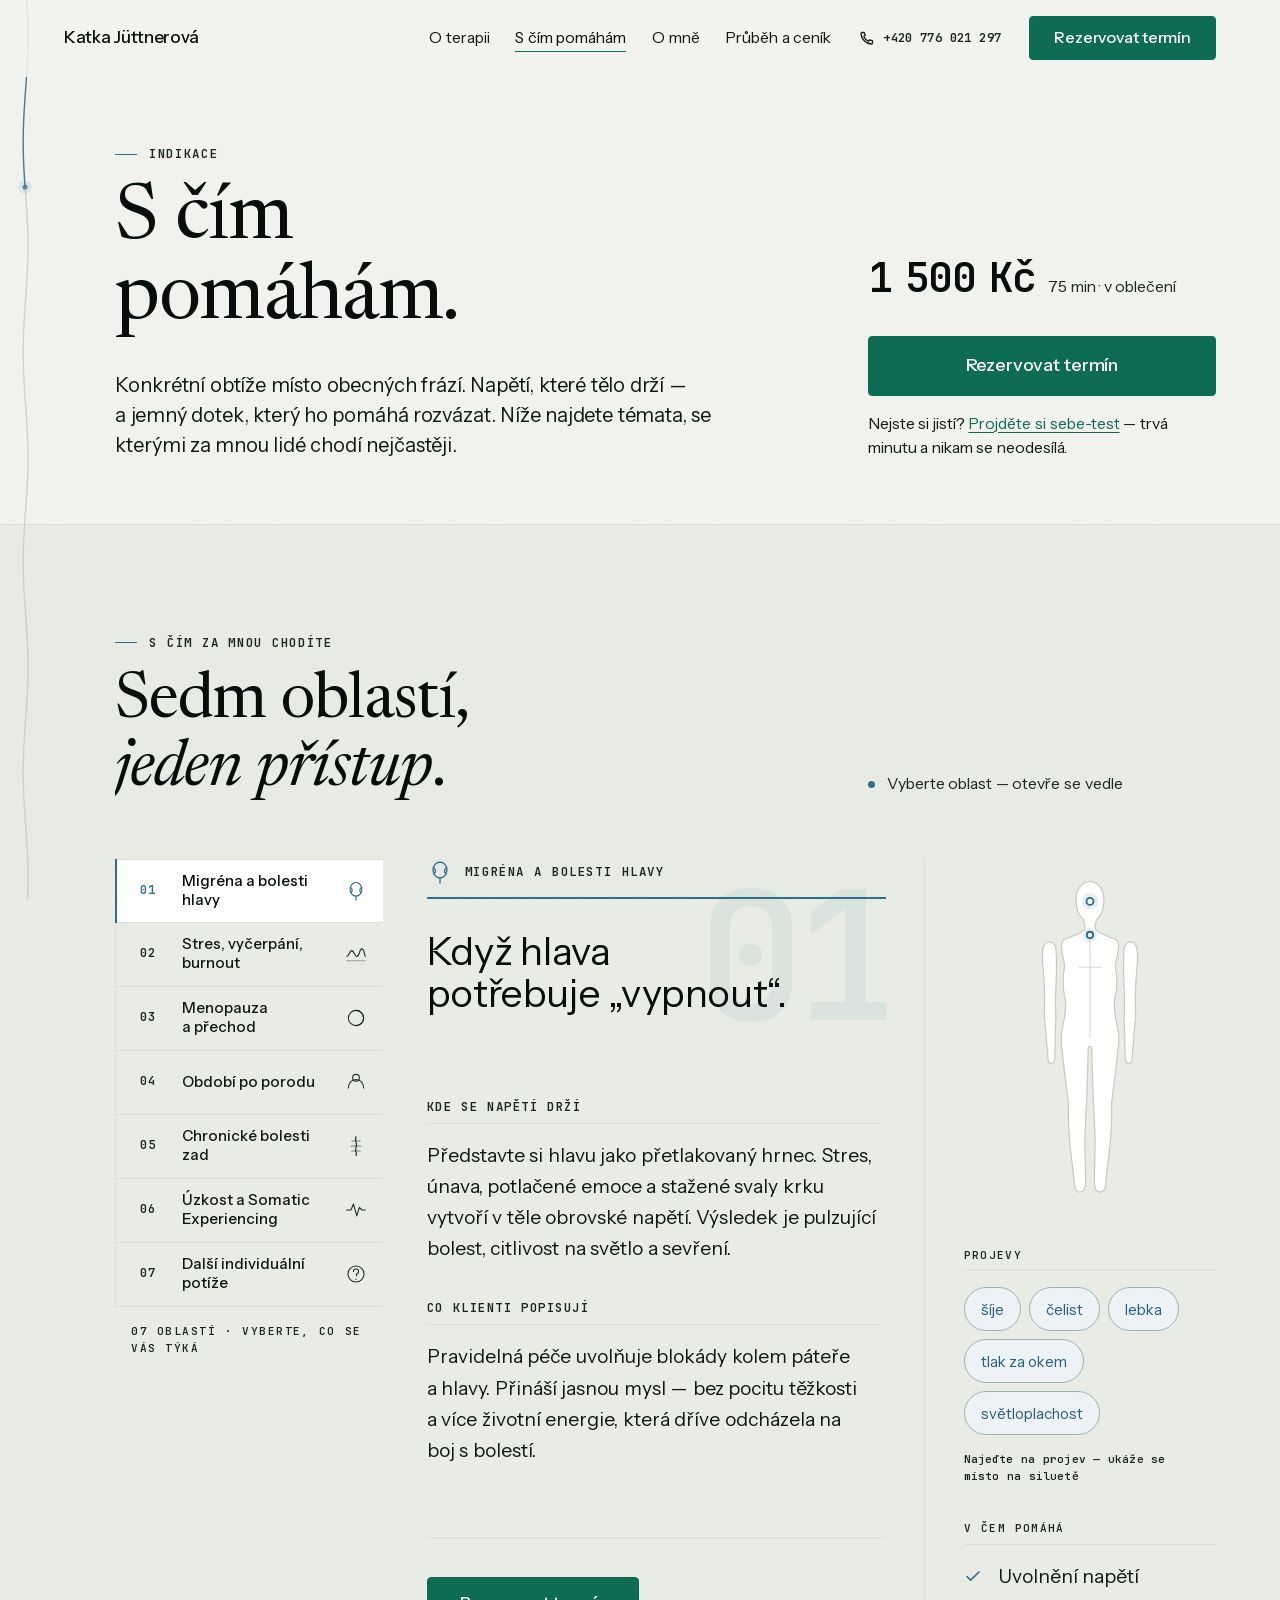
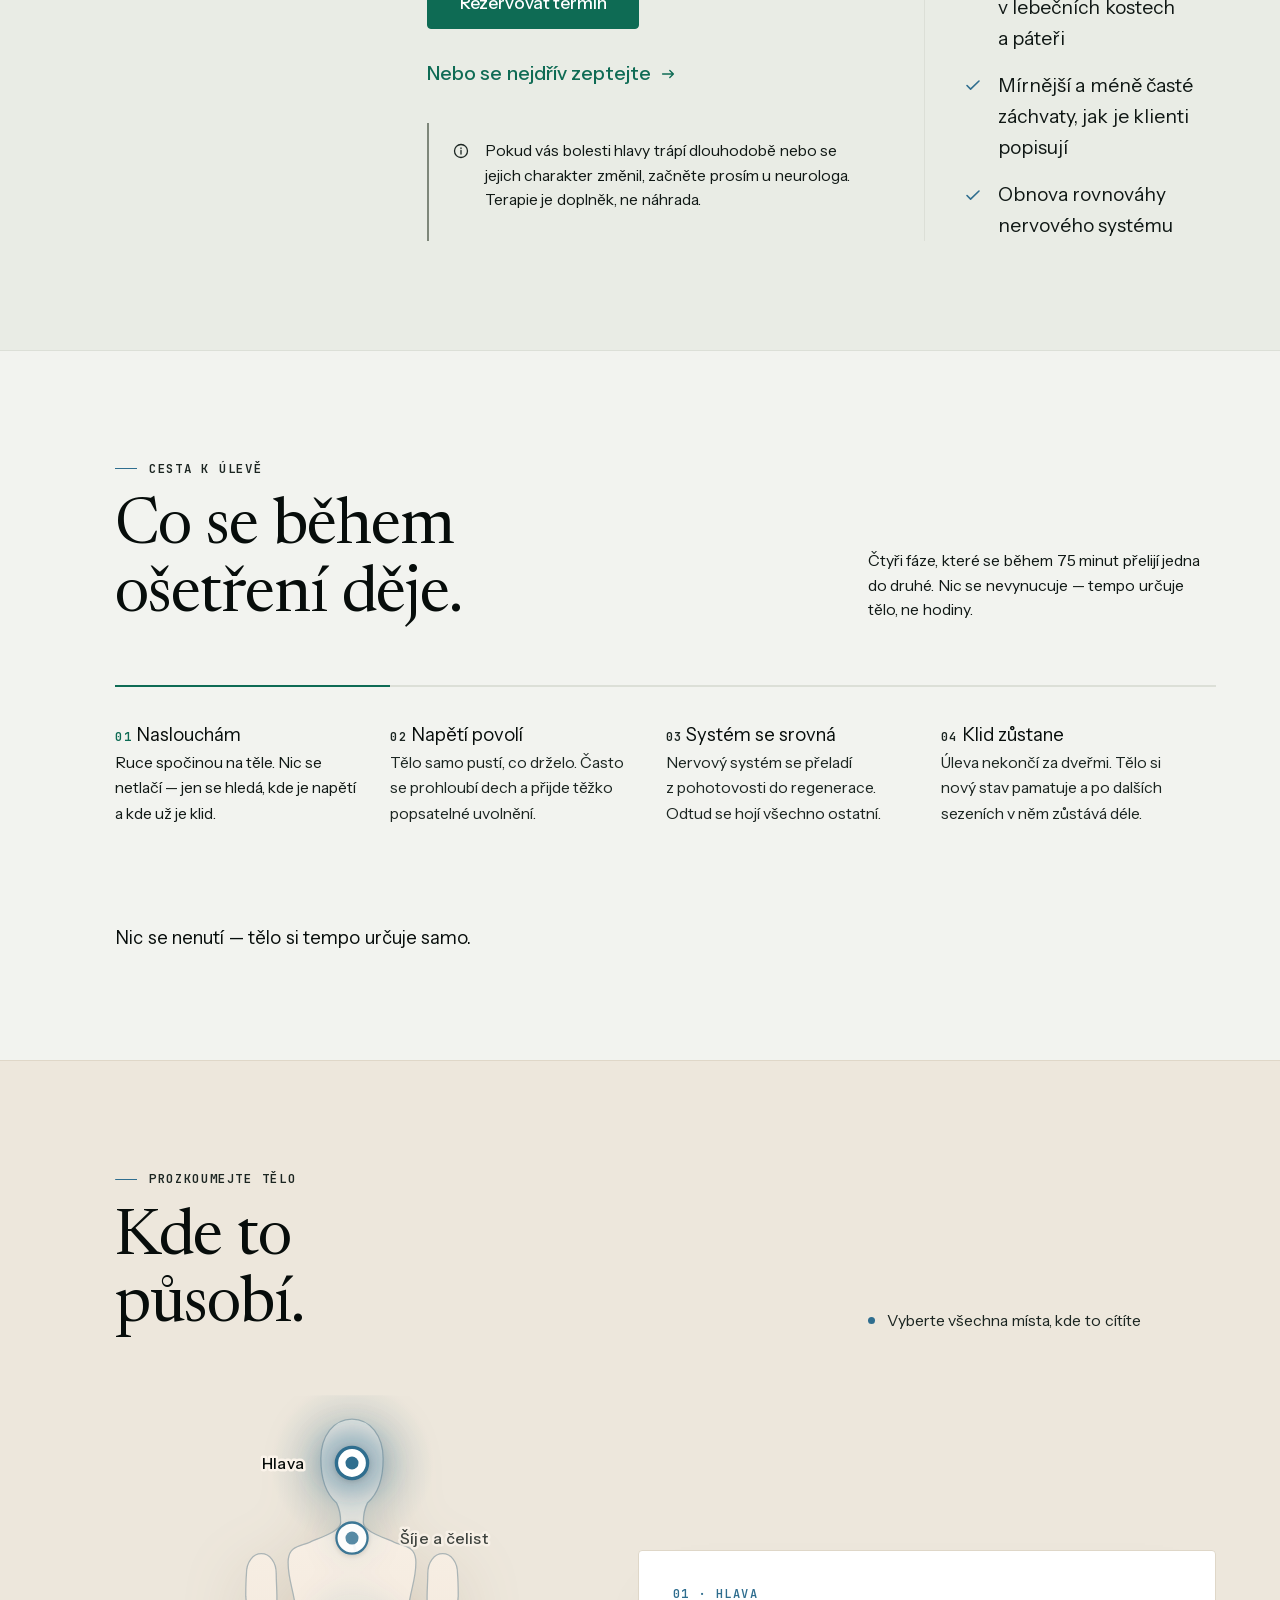
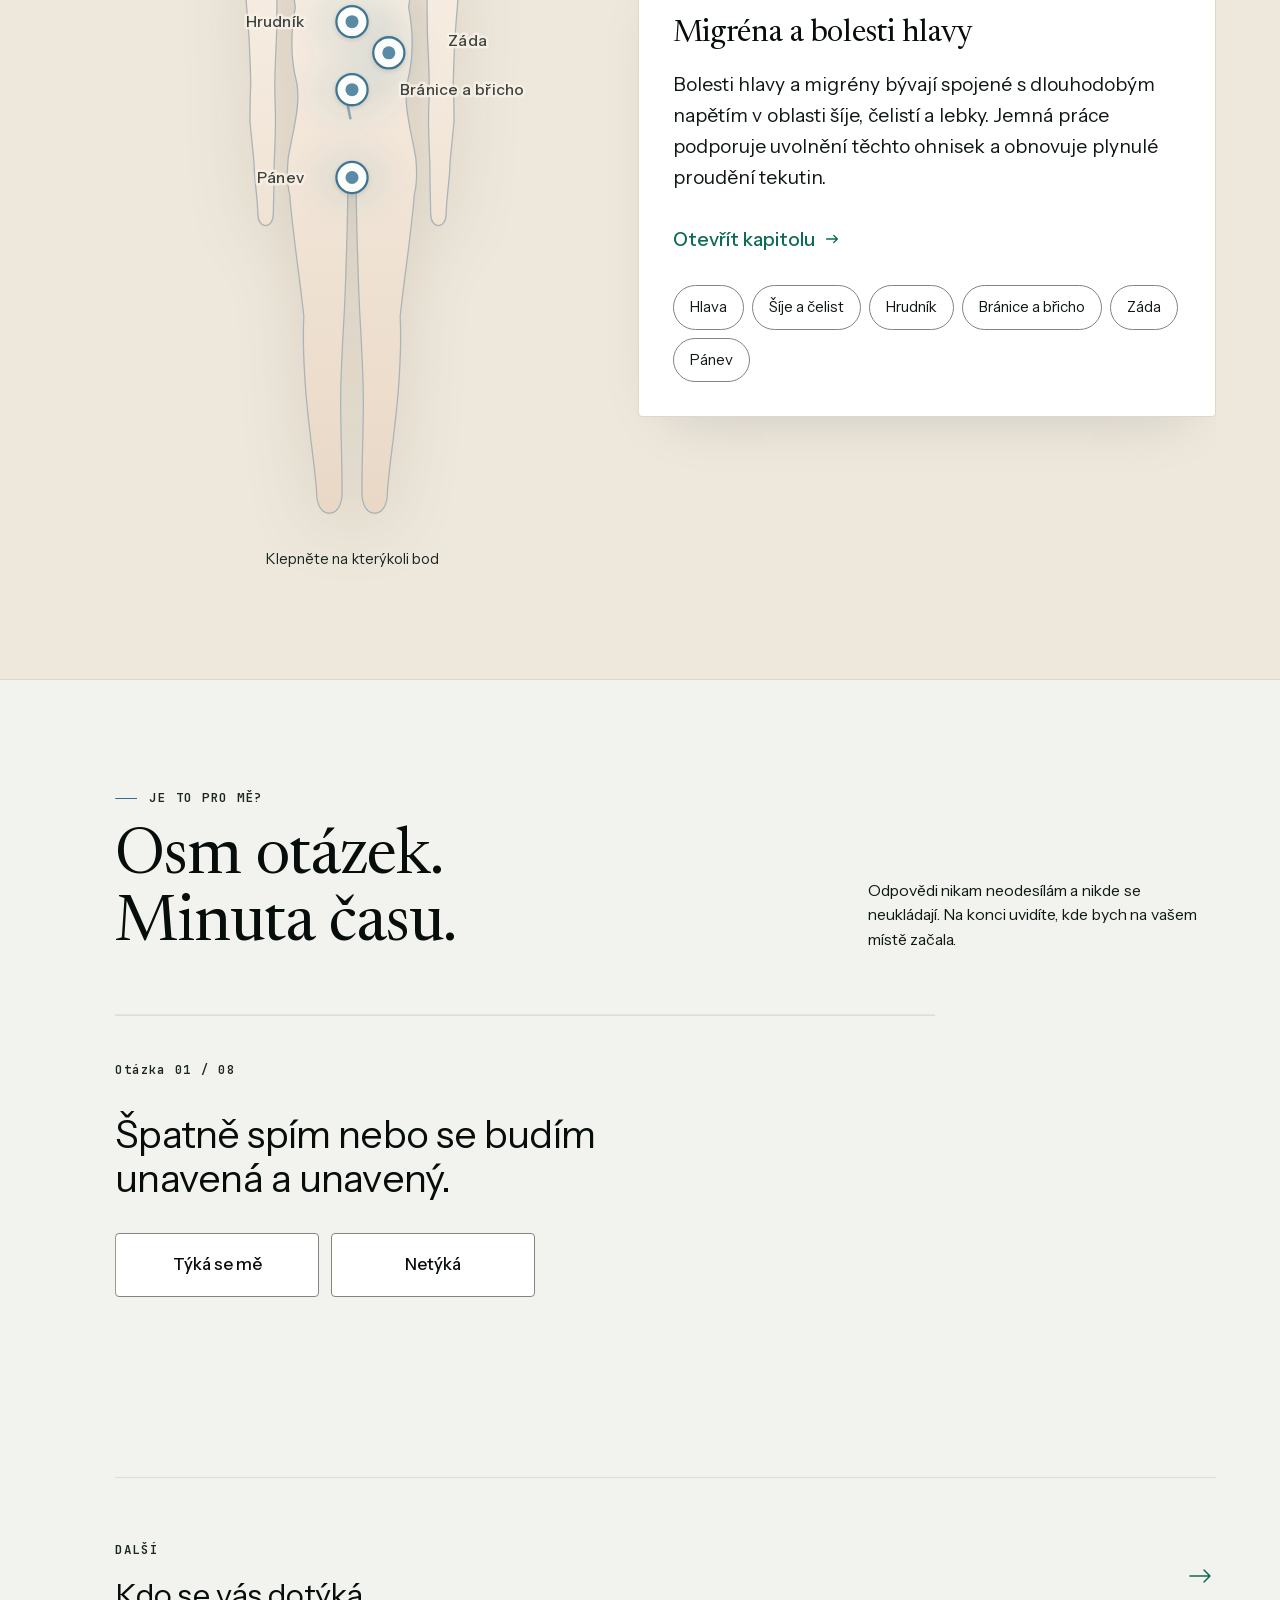
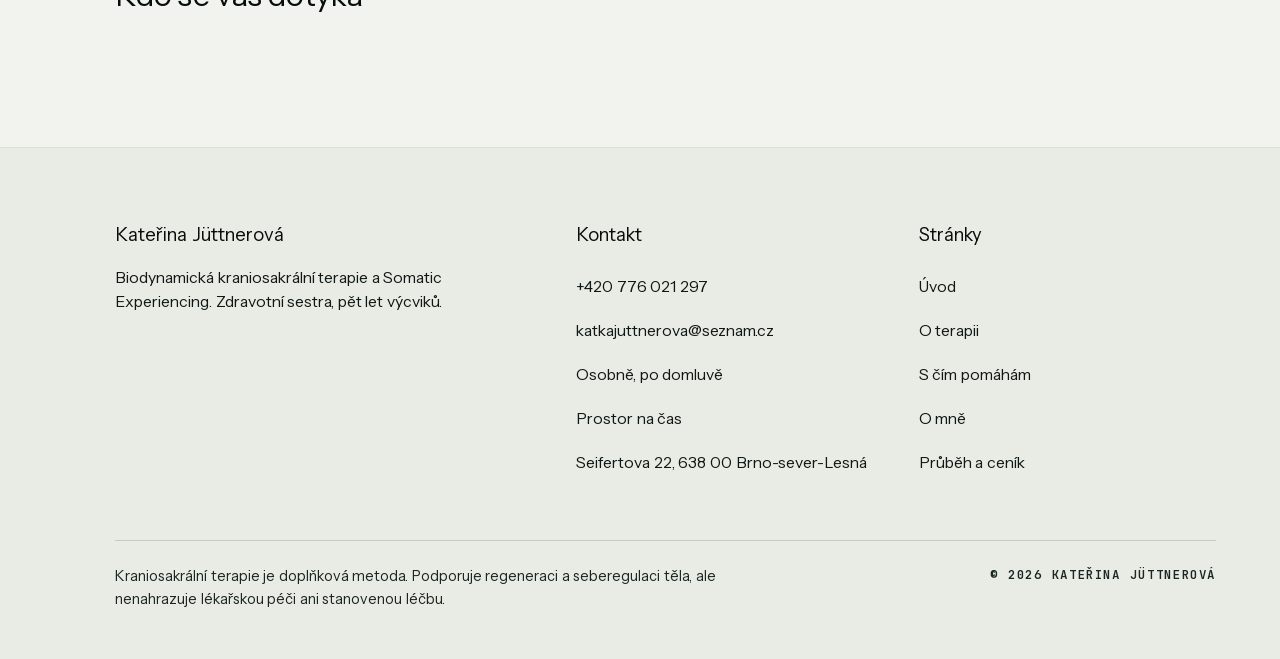
<file: s-cim-pomaham.html>
<!doctype html>
<html lang="cs" class="no-js">
<head>
<meta charset="utf-8">
<meta name="viewport" content="width=device-width, initial-scale=1, viewport-fit=cover">
<title>S&nbsp;čím pomáhám — migréna, stres, záda, po porodu</title>
<meta name="description" content="Sedm oblastí, se kterými za mnou lidé chodí nejčastěji: migréna, stres a burnout, menopauza, období po porodu, bolesti zad, úzkost. Mapa těla a sebe-test.">
<link rel="canonical" href="https://www.katkajuttnerova.cz/s-cim-pomaham.html">
<meta name="theme-color" content="#F2F3EF">

<meta property="og:type" content="article">
<meta property="og:locale" content="cs_CZ">
<meta property="og:title" content="S čím pomáhám — kraniosakrální terapie">
<meta property="og:description" content="Konkrétní obtíže místo obecných frází. Sedm oblastí, mapa těla a krátký sebe-test.">
<meta property="og:image" content="assets/og.png">
<meta name="twitter:card" content="summary_large_image">

<link rel="icon" href="assets/favicon.svg" type="image/svg+xml">
<link rel="apple-touch-icon" href="assets/apple-touch-icon.png">

<link rel="preload" href="fonts/instrumentsans-var.woff2" as="font" type="font/woff2" crossorigin>
<link rel="preload" href="fonts/newsreader.woff2" as="font" type="font/woff2" crossorigin>
<link rel="stylesheet" href="css/tokens.css">
<link rel="stylesheet" href="css/base.css">
<link rel="stylesheet" href="css/layout.css">
<link rel="stylesheet" href="css/components.css">
<link rel="stylesheet" href="css/modules.css">
<link rel="stylesheet" href="css/_l1.css">
<link rel="stylesheet" href="css/_l2.css">
<link rel="stylesheet" href="css/_l3.css">
<link rel="stylesheet" href="css/_l4.css">
<link rel="stylesheet" href="css/_l5.css">

<script>/* Skrytí pro animaci nasazujeme jen tam, kde je čím animovat.
   Když uživatel nechce pohyb, obsah se nikdy neskryje.
   Pojistka: kdyby se core.js nenačetl nebo cokoli spadlo,
   po 2 s masku strhneme natvrdo. Web bez efektu je pořád web,
   web bez textu není nic. core.js pojistku převezme. */
if(!matchMedia("(prefers-reduced-motion: reduce)").matches){
  document.documentElement.classList.add("js-anim");
  window.__kjRevealGuard=setTimeout(function(){document.documentElement.classList.remove("js-anim")},2000);
}</script>

<script>/* Proklik z úvodní stránky (#oblast-04) musí přistát rovnou
   ve své kapitole. Bez tohohle by se na okamžik ukázala oblast 01
   a teprve pak přepnula — návštěvník by viděl záblesk cizího textu.
   Atribut smí existovat jen do chvíle, než ho převezme atlas.js.
   Pojistka: kdyby modul nedorazil, po 2,5 s ho strhneme a všech
   sedm kapitol zůstane čitelných pod sebou. Text je vždycky
   důležitější než přepínač. */
if (/^#oblast-0[1-7]$/.test(location.hash)) {
  document.documentElement.setAttribute("data-open", location.hash.slice(1));
  window.__kjAtlasGuard = setTimeout(function () {
    document.documentElement.removeAttribute("data-open");
  }, 2500);
}</script>

<script type="application/ld+json">
{
  "@context": "https://schema.org",
  "@type": "BreadcrumbList",
  "itemListElement": [
    { "@type": "ListItem", "position": 1, "name": "Úvod", "item": "https://www.katkajuttnerova.cz/" },
    { "@type": "ListItem", "position": 2, "name": "S čím pomáhám", "item": "https://www.katkajuttnerova.cz/s-cim-pomaham.html" }
  ]
}
</script>
</head>
<body>

<a class="skip" href="#obsah">Přeskočit na obsah</a>
<div class="grain" aria-hidden="true"></div>
<canvas class="breathline" data-breathline aria-hidden="true"></canvas>

<header class="nav" data-nav>
  <div class="wrap nav__inner">
    <a class="nav__brand" href="index.html">Katka Jüttnerová</a>
    <nav class="nav__links" aria-label="Hlavní navigace">
      <a class="nav__link" href="kraniosakralni-terapie.html">O&nbsp;terapii</a>
      <a class="nav__link" href="s-cim-pomaham.html" aria-current="page">S&nbsp;čím pomáhám</a>
      <a class="nav__link" href="o-mne.html">O&nbsp;mně</a>
      <a class="nav__link" href="prubeh-a-cenik.html">Průběh a&nbsp;ceník</a>
    </nav>
    <a class="nav__tel" href="tel:+420776021297">
      <svg width="16" height="16" viewBox="0 0 16 16" fill="none" aria-hidden="true"><path d="M3 2.5h2.2l1 2.6L4.8 6.4a8 8 0 0 0 4.8 4.8l1.3-1.4 2.6 1V13a1 1 0 0 1-1.1 1A11 11 0 0 1 2 3.6 1 1 0 0 1 3 2.5Z" stroke="currentColor" stroke-width="1.3" stroke-linejoin="round"/></svg>
      <span class="mono mono--plain">+420&nbsp;776&nbsp;021&nbsp;297</span>
    </a>
    <a class="btn btn--primary btn--sm nav__cta" href="prubeh-a-cenik.html#objednani"><span>Rezervovat termín</span></a>
    <button class="nav__burger" data-burger aria-expanded="false" aria-controls="menu" aria-label="Otevřít menu">
      <svg width="24" height="24" viewBox="0 0 24 24" aria-hidden="true">
        <rect x="3" y="8" width="18" height="1.5" fill="currentColor"/>
        <rect x="3" y="15" width="18" height="1.5" fill="currentColor"/>
      </svg>
    </button>
  </div>
</header>

<div class="menu" id="menu" data-menu aria-hidden="true">
  <div class="wrap">
    <nav class="menu__list" aria-label="Hlavní navigace, mobilní">
      <a class="menu__link" href="index.html">Úvod</a>
      <a class="menu__link" href="kraniosakralni-terapie.html">O&nbsp;terapii</a>
      <a class="menu__link" href="s-cim-pomaham.html" aria-current="page">S&nbsp;čím pomáhám</a>
      <a class="menu__link" href="o-mne.html">O&nbsp;mně</a>
      <a class="menu__link" href="prubeh-a-cenik.html">Průběh a&nbsp;ceník</a>
    </nav>
    <div class="menu__meta">
      <a class="mono mono--plain" href="tel:+420776021297">+420&nbsp;776&nbsp;021&nbsp;297</a>
      <a class="mono mono--plain" href="mailto:katkajuttnerova@seznam.cz">katkajuttnerova@seznam.cz</a>
    </div>
  </div>
</div>

<main id="obsah">

  <!-- ══ HERO — cena a CTA hned, tohle je nejnavštěvovanější stránka ══ -->
  <section class="section" style="padding-top: clamp(120px, 16vh, 190px); padding-bottom: clamp(48px, 7vh, 96px)">
    <div class="wrap wrap--rail">
      <div class="grid">
        <div class="c1-7">
          <p class="eyebrow mono" data-reveal>Indikace</p>
          <h1 data-reveal>
            <span class="line-mask"><span>S&nbsp;čím</span></span>
            <span class="line-mask"><span>pomáhám.</span></span>
          </h1>
          <p class="lede" style="margin-top: var(--s-6)" data-reveal data-reveal-delay="120">
            Konkrétní obtíže místo obecných frází. Napětí, které tělo drží — a&nbsp;jemný dotek,
            který ho pomáhá rozvázat. Níže najdete témata, se kterými za mnou lidé chodí
            nejčastěji.
          </p>
        </div>

        <div class="c9-12" style="align-self: end" data-reveal data-reveal-delay="180">
          <div class="readout" style="margin-bottom: var(--s-5)">
            <span class="readout__value">1&nbsp;500&nbsp;Kč</span>
            <span class="readout__unit">75&nbsp;min · v&nbsp;oblečení</span>
          </div>
          <a class="btn btn--primary btn--lg" href="prubeh-a-cenik.html#objednani" style="width: 100%"><span>Rezervovat termín</span></a>
          <p class="small" style="color: var(--ink-2); margin-top: var(--s-4)">
            Nejste si jistí? <a class="link" href="#sebetest">Projděte si sebe-test</a> —
            trvá minutu a&nbsp;nikam se neodesílá.
          </p>
        </div>
      </div>
    </div>
  </section>

  <!-- ══ SEDM OBLASTÍ ══════════════════════════════════════════ -->
  <section class="section tide-in" id="oblasti" aria-labelledby="oblasti-t">
    <div class="wrap wrap--rail">
      <div class="section-head">
        <div class="section-head__title">
          <p class="eyebrow mono" data-reveal>S&nbsp;čím za mnou chodíte</p>
          <h2 id="oblasti-t" data-reveal>
            <span class="line-mask"><span>Sedm oblastí,</span></span>
            <span class="line-mask"><span><em class="em">jeden přístup</em>.</span></span>
          </h2>
        </div>
        <div class="section-head__aside">
          <p class="hint" data-reveal><span class="hint__dot" aria-hidden="true"></span> Vyberte oblast — otevře se vedle</p>
        </div>
      </div>

      <div class="atlas" data-atlas style="--area: var(--tide)" data-reveal>

        <!-- Geometrie postavy je v dokumentu JEDNOU. Kapitoly i velká
             mapa těla si ji půjčují přes <use>. Do stínového stromu
             <use> nedosáhne žádný selektor, ale vlastní vlastnosti se
             dědí — proto si výplň, barvu tahu, jeho sílu i viditelnost
             vodítek volá ten, kdo siluetu zrovna kreslí.
             ViewBox 0 0 240 520 je závazný.                          -->
        <svg class="atlas__defs" viewBox="0 0 240 520" width="0" height="0" aria-hidden="true" focusable="false">
          <symbol id="kj-figure" viewBox="0 0 240 520">
            <path style="fill: var(--kj-fill, var(--surface)); stroke: var(--kj-line, var(--line-strong)); stroke-width: var(--kj-weight, 1.2); vector-effect: non-scaling-stroke"
              d="M120 17C133 17 142 29 142 45C142 60 138 70 131 76C129 80 128 85 128 90C128 96 141 100 150 104C158 107 164 107 165 116C166 128 161 138 160 150C163 166 164 184 159 203C156 219 162 238 165 256C166 266 166 274 164 282C162 308 157 340 154 368C155 388 154 400 153 416C151 446 146 474 145 492C145 502 141 507 136 507C131 507 127 502 127 492C127 470 128 448 128 428C128 404 126 378 125 356C124 328 123 300 123 280C123 276 117 276 117 280C117 300 116 328 115 356C114 378 112 404 112 428C112 448 113 470 113 492C113 502 109 507 104 507C99 507 95 502 95 492C94 474 89 446 87 416C86 400 85 388 86 368C83 340 78 308 76 282C74 274 74 266 75 256C78 238 84 219 81 203C76 184 77 166 80 150C79 138 74 128 75 116C76 107 82 107 90 104C99 100 112 96 112 90C112 85 111 80 109 76C102 70 98 60 98 45C98 29 107 17 120 17ZM173.5 126C173.5 118 178 112 184 112C190 112 194.5 118 194.5 126C195 132 195 137 195 142C194 154 193 165 192.5 175C192 186 191.5 196 191.5 205C192 214 192 222 192 230C191 244 189 256 189 265C188 278 186.5 288 186.5 295C186.5 301 184 304 181 304C178 304 175.5 301 175.5 295C175.5 288 175 278 175 265C175 256 174 244 174 230C174 222 174.5 214 174.5 205C174.5 196 174 186 173.5 175C173 165 173 154 173 142C173 137 173.5 132 173.5 126ZM66.5 126C66.5 118 62 112 56 112C50 112 45.5 118 45.5 126C45 132 45 137 45 142C46 154 47 165 47.5 175C48 186 48.5 196 48.5 205C48 214 48 222 48 230C49 244 51 256 51 265C52 278 53.5 288 53.5 295C53.5 301 56 304 59 304C62 304 64.5 301 64.5 295C64.5 288 65 278 65 265C65 256 66 244 66 230C66 222 65.5 214 65.5 205C65.5 196 66 186 66.5 175C67 165 67 154 67 142C67 137 66.5 132 66.5 126Z"/>
            <path style="fill: none; stroke: var(--kj-line, var(--line-strong)); stroke-width: 1; opacity: var(--kj-guides, .75); vector-effect: non-scaling-stroke"
              d="M120 106V264M102 152H138"/>
          </symbol>
        </svg>

        <div class="atlas__rail">
          <div class="atlas__index-wrap">
            <span class="atlas__marker" data-atlas-marker aria-hidden="true"></span>
            <div class="atlas__index" role="tablist" aria-label="Sedm oblastí, se kterými pomáhám">
              <button class="atlas__tab" data-atlas-tab data-atlas-theme="migrena" role="tab" aria-selected="true" aria-controls="oblast-01" type="button">
                <span class="atlas__tab-no">01</span>
                <span class="atlas__tab-name">Migréna a&nbsp;bolesti hlavy</span>
                <svg class="atlas__tab-glyph" viewBox="0 0 26 26" fill="none" aria-hidden="true"><ellipse cx="13" cy="11" rx="7" ry="8" stroke="currentColor" stroke-width="1.3"/><path d="M13 19v5M7 9c2 2 2 4 0 6M19 9c-2 2-2 4 0 6" stroke="currentColor" stroke-width="1.3" stroke-linecap="round"/></svg>
              </button>
              <button class="atlas__tab" data-atlas-tab data-atlas-theme="stres" role="tab" aria-selected="false" aria-controls="oblast-02" type="button">
                <span class="atlas__tab-no">02</span>
                <span class="atlas__tab-name">Stres, vyčerpání, burnout</span>
                <svg class="atlas__tab-glyph" viewBox="0 0 26 26" fill="none" aria-hidden="true"><path d="M2 16c3 0 3-7 6-7s3 7 6 7 3-9 6-9 3 9 4 9" stroke="currentColor" stroke-width="1.3" stroke-linecap="round"/><path d="M2 21h22" stroke="currentColor" stroke-width="1.3" stroke-linecap="round" opacity=".4"/></svg>
              </button>
              <button class="atlas__tab" data-atlas-tab data-atlas-theme="menopauza" role="tab" aria-selected="false" aria-controls="oblast-03" type="button">
                <span class="atlas__tab-no">03</span>
                <span class="atlas__tab-name">Menopauza a&nbsp;přechod</span>
                <svg class="atlas__tab-glyph" viewBox="0 0 26 26" fill="none" aria-hidden="true"><circle cx="13" cy="13" r="9" stroke="currentColor" stroke-width="1.3"/><path d="M13 4a9 9 0 0 1 0 18" stroke="currentColor" stroke-width="1.3"/></svg>
              </button>
              <button class="atlas__tab" data-atlas-tab data-atlas-theme="poporodu" role="tab" aria-selected="false" aria-controls="oblast-04" type="button">
                <span class="atlas__tab-no">04</span>
                <span class="atlas__tab-name">Období po porodu</span>
                <svg class="atlas__tab-glyph" viewBox="0 0 26 26" fill="none" aria-hidden="true"><path d="M4 20c0-6 4-10 9-10s9 4 9 10" stroke="currentColor" stroke-width="1.3" stroke-linecap="round"/><circle cx="13" cy="8" r="4" stroke="currentColor" stroke-width="1.3"/></svg>
              </button>
              <button class="atlas__tab" data-atlas-tab data-atlas-theme="zada" role="tab" aria-selected="false" aria-controls="oblast-05" type="button">
                <span class="atlas__tab-no">05</span>
                <span class="atlas__tab-name">Chronické bolesti zad</span>
                <svg class="atlas__tab-glyph" viewBox="0 0 26 26" fill="none" aria-hidden="true"><path d="M13 2c-2 5 2 8 0 13s2 6 0 9" stroke="currentColor" stroke-width="1.4" stroke-linecap="round"/><path d="M8 7h10M7 13h12M8 19h10" stroke="currentColor" stroke-width="1.2" stroke-linecap="round" opacity=".55"/></svg>
              </button>
              <button class="atlas__tab" data-atlas-tab data-atlas-theme="uzkost" role="tab" aria-selected="false" aria-controls="oblast-06" type="button">
                <span class="atlas__tab-no">06</span>
                <span class="atlas__tab-name">Úzkost a&nbsp;Somatic Experiencing</span>
                <svg class="atlas__tab-glyph" viewBox="0 0 26 26" fill="none" aria-hidden="true"><path d="M2 13h5l3-7 4 14 3-10 3 3h4" stroke="currentColor" stroke-width="1.3" stroke-linecap="round" stroke-linejoin="round"/></svg>
              </button>
              <button class="atlas__tab" data-atlas-tab data-atlas-theme="dalsi" role="tab" aria-selected="false" aria-controls="oblast-07" type="button">
                <span class="atlas__tab-no">07</span>
                <span class="atlas__tab-name">Další individuální potíže</span>
                <svg class="atlas__tab-glyph" viewBox="0 0 26 26" fill="none" aria-hidden="true"><circle cx="13" cy="13" r="9.5" stroke="currentColor" stroke-width="1.3"/><path d="M10 10a3 3 0 1 1 3.6 3v2M13 19v.5" stroke="currentColor" stroke-width="1.3" stroke-linecap="round"/></svg>
              </button>
            </div>
          </div>
          <p class="atlas__rail-note mono">07 oblastí · vyberte, co se vás týká</p>
        </div>

        <div class="atlas__stage" data-atlas-stage>

          <!-- 01 ─────────────────────────────────────────────── -->
          <div class="atlas__panel" id="oblast-01" data-atlas-panel role="tabpanel" aria-label="Migréna a bolesti hlavy" style="--area: var(--t-migrena)">
            <header class="atlas__head" data-atlas-head tabindex="-1">
              <span class="atlas__ghost" aria-hidden="true">01</span>
              <p class="atlas__kicker mono">
                <svg class="atlas__glyph" viewBox="0 0 26 26" fill="none" aria-hidden="true" data-draw><ellipse cx="13" cy="11" rx="7" ry="8" stroke="currentColor" stroke-width="1.3"/><path d="M13 19v5M7 9c2 2 2 4 0 6M19 9c-2 2-2 4 0 6" stroke="currentColor" stroke-width="1.3" stroke-linecap="round"/></svg>
                <span>Migréna a&nbsp;bolesti hlavy</span></p>
              <span class="atlas__rule" aria-hidden="true"></span>
              <p class="atlas__perex">Když hlava potřebuje „vypnout“.</p>
            </header>

            <div class="atlas__main">
              <div class="atlas__body">
                <div class="atlas__block">
                  <h4>Kde se napětí drží</h4>
                  <p>Představte si hlavu jako přetlakovaný hrnec. Stres, únava, potlačené emoce
                    a&nbsp;stažené svaly krku vytvoří v&nbsp;těle obrovské napětí. Výsledek je
                    pulzující bolest, citlivost na světlo a&nbsp;sevření.</p>
                </div>
                <div class="atlas__block">
                  <h4>Co klienti popisují</h4>
                  <p>Pravidelná péče uvolňuje blokády kolem páteře a&nbsp;hlavy. Přináší jasnou
                    mysl — bez pocitu těžkosti a&nbsp;více životní energie, která dříve odcházela
                    na boj s&nbsp;bolestí.</p>
                </div>
              </div>
            </div>

            <aside class="atlas__side">
              <div class="atlas__scan">
                <svg class="atlas__fig" viewBox="0 0 240 520" aria-hidden="true" focusable="false">
                  <use href="#kj-figure"/>
                  <g class="atlas__spot" data-atlas-spot="head">
                    <circle class="atlas__spot-halo" cx="120" cy="48" r="13"/>
                    <circle class="atlas__spot-ring" cx="120" cy="48" r="9"/>
                    <circle class="atlas__spot-dot" cx="120" cy="48" r="5.5"/>
                  </g>
                  <g class="atlas__spot" data-atlas-spot="neck">
                    <circle class="atlas__spot-halo" cx="120" cy="101" r="11"/>
                    <circle class="atlas__spot-ring" cx="120" cy="101" r="8"/>
                    <circle class="atlas__spot-dot" cx="120" cy="101" r="5"/>
                  </g>
                </svg>
              </div>
              <div class="atlas__side-block">
                <h4>Projevy</h4>
                <div class="chips">
                  <button class="chip chip--area" type="button" data-atlas-chip="neck">šíje</button>
                  <button class="chip chip--area" type="button" data-atlas-chip="neck">čelist</button>
                  <button class="chip chip--area" type="button" data-atlas-chip="head">lebka</button>
                  <button class="chip chip--area" type="button" data-atlas-chip="head">tlak za okem</button>
                  <button class="chip chip--area" type="button" data-atlas-chip="head">světloplachost</button>
                </div>
                <p class="atlas__hint mono">Najeďte na projev — ukáže se místo na siluetě</p>
              </div>
              <div class="atlas__side-block">
                <h4>V&nbsp;čem pomáhá</h4>
                <ul class="checks">
                  <li><svg width="18" height="18" viewBox="0 0 18 18" fill="none" aria-hidden="true"><path d="M3 9.5l3.6 3.6L15 5" stroke="currentColor" stroke-width="1.6" stroke-linecap="round" stroke-linejoin="round"/></svg> Uvolnění napětí v&nbsp;lebečních kostech a&nbsp;páteři</li>
                  <li><svg width="18" height="18" viewBox="0 0 18 18" fill="none" aria-hidden="true"><path d="M3 9.5l3.6 3.6L15 5" stroke="currentColor" stroke-width="1.6" stroke-linecap="round" stroke-linejoin="round"/></svg> Mírnější a&nbsp;méně časté záchvaty, jak je klienti popisují</li>
                  <li><svg width="18" height="18" viewBox="0 0 18 18" fill="none" aria-hidden="true"><path d="M3 9.5l3.6 3.6L15 5" stroke="currentColor" stroke-width="1.6" stroke-linecap="round" stroke-linejoin="round"/></svg> Obnova rovnováhy nervového systému</li>
                </ul>
              </div>
            </aside>

            <footer class="atlas__foot">
              <div class="atlas__actions">
                <a class="btn btn--primary" href="prubeh-a-cenik.html#objednani"><span>Rezervovat termín</span></a>
                <a class="link-arrow" href="mailto:katkajuttnerova@seznam.cz?subject=Dotaz%20%E2%80%94%20migr%C3%A9na">Nebo se nejdřív zeptejte
                  <svg width="18" height="18" viewBox="0 0 20 20" fill="none" aria-hidden="true"><path d="M4 10h12M12 6l4 4-4 4" stroke="currentColor" stroke-width="1.5" stroke-linecap="round" stroke-linejoin="round"/></svg>
                </a>
              </div>
              <div class="note">
                <svg width="16" height="16" viewBox="0 0 16 16" fill="none" aria-hidden="true"><circle cx="8" cy="8" r="6.5" stroke="currentColor" stroke-width="1.3"/><path d="M8 5v.5M8 7.5V11" stroke="currentColor" stroke-width="1.3" stroke-linecap="round"/></svg>
                <p>Pokud vás bolesti hlavy trápí dlouhodobě nebo se jejich charakter změnil,
                  začněte prosím u&nbsp;neurologa. Terapie je doplněk, ne náhrada.</p>
              </div>
            </footer>
          </div>

          <!-- 02 ─────────────────────────────────────────────── -->
          <div class="atlas__panel" id="oblast-02" data-atlas-panel role="tabpanel" aria-label="Stres, vyčerpání, burnout" hidden style="--area: var(--t-stres)">
            <header class="atlas__head" data-atlas-head tabindex="-1">
              <span class="atlas__ghost" aria-hidden="true">02</span>
              <p class="atlas__kicker mono">
                <svg class="atlas__glyph" viewBox="0 0 26 26" fill="none" aria-hidden="true" data-draw><path d="M2 16c3 0 3-7 6-7s3 7 6 7 3-9 6-9 3 9 4 9" stroke="currentColor" stroke-width="1.3" stroke-linecap="round"/><path d="M2 21h22" stroke="currentColor" stroke-width="1.3" stroke-linecap="round" opacity=".4"/></svg>
                <span>Stres, vyčerpání, burnout</span></p>
              <span class="atlas__rule" aria-hidden="true"></span>
              <p class="atlas__perex">Tělo zůstalo v&nbsp;pohotovosti, i&nbsp;když nebezpečí dávno pominulo.</p>
            </header>

            <div class="atlas__main">
              <div class="atlas__body">
                <div class="atlas__block">
                  <h4>Z&nbsp;pohotovosti do regenerace</h4>
                  <p>Kraniosakrální terapie bývá vyhledávaná při chronickém stresu a&nbsp;vyčerpání.
                    Tím, že působí na nervový systém, pomáhá tělu přejít z&nbsp;režimu „bojuj, nebo uteč“
                    do stavu hlubší regenerace.</p>
                </div>
                <div class="atlas__block">
                  <h4>Obnova zdrojů</h4>
                  <p>Hlavním přínosem, který klienti popisují, je regulace nervového systému a&nbsp;návrat
                    do přirozené rovnováhy, obnova energetických zdrojů a&nbsp;podpora těla v&nbsp;regeneraci
                    vlastních sil na fyzické i&nbsp;psychické úrovni. To bývá při pocitech vyhoření klíčové.</p>
                </div>
                <div class="atlas__block">
                  <h4>Spánek a&nbsp;napětí</h4>
                  <p>Pomáhá také uvolnit hluboké napětí vzniklé v&nbsp;důsledku dlouhodobého přetížení,
                    zlepšit kvalitu spánku, zmírnit nespavost a&nbsp;noční neklid a&nbsp;podpořit psychickou
                    stabilizaci.</p>
                </div>
              </div>
            </div>

            <aside class="atlas__side">
              <div class="atlas__scan">
                <svg class="atlas__fig" viewBox="0 0 240 520" aria-hidden="true" focusable="false">
                  <use href="#kj-figure"/>
                  <g class="atlas__spot" data-atlas-spot="chest">
                    <circle class="atlas__spot-halo" cx="120" cy="160" r="15"/>
                    <circle class="atlas__spot-ring" cx="120" cy="160" r="10"/>
                    <circle class="atlas__spot-dot" cx="120" cy="160" r="6"/>
                  </g>
                  <g class="atlas__spot" data-atlas-spot="belly">
                    <circle class="atlas__spot-halo" cx="120" cy="208" r="15"/>
                    <circle class="atlas__spot-ring" cx="120" cy="208" r="10"/>
                    <circle class="atlas__spot-dot" cx="120" cy="208" r="6"/>
                  </g>
                </svg>
              </div>
              <div class="atlas__side-block">
                <h4>Projevy</h4>
                <div class="chips">
                  <button class="chip chip--area" type="button" data-atlas-chip="belly">energie</button>
                  <button class="chip chip--area" type="button" data-atlas-chip="chest">spánek</button>
                  <button class="chip chip--area" type="button" data-atlas-chip="chest">psychika</button>
                  <button class="chip chip--area" type="button" data-atlas-chip="chest">mělký dech</button>
                  <button class="chip chip--area" type="button" data-atlas-chip="belly">prázdná nádrž</button>
                </div>
                <p class="atlas__hint mono">Najeďte na projev — ukáže se místo na siluetě</p>
              </div>
              <div class="atlas__side-block">
                <h4>V&nbsp;čem pomáhá</h4>
                <ul class="checks">
                  <li><svg width="18" height="18" viewBox="0 0 18 18" fill="none" aria-hidden="true"><path d="M3 9.5l3.6 3.6L15 5" stroke="currentColor" stroke-width="1.6" stroke-linecap="round" stroke-linejoin="round"/></svg> Přechod z&nbsp;režimu „bojuj, nebo uteč“ do regenerace</li>
                  <li><svg width="18" height="18" viewBox="0 0 18 18" fill="none" aria-hidden="true"><path d="M3 9.5l3.6 3.6L15 5" stroke="currentColor" stroke-width="1.6" stroke-linecap="round" stroke-linejoin="round"/></svg> Obnova energetických zdrojů na těle i&nbsp;na duši</li>
                  <li><svg width="18" height="18" viewBox="0 0 18 18" fill="none" aria-hidden="true"><path d="M3 9.5l3.6 3.6L15 5" stroke="currentColor" stroke-width="1.6" stroke-linecap="round" stroke-linejoin="round"/></svg> Uvolnění napětí z&nbsp;dlouhodobého přetížení</li>
                  <li><svg width="18" height="18" viewBox="0 0 18 18" fill="none" aria-hidden="true"><path d="M3 9.5l3.6 3.6L15 5" stroke="currentColor" stroke-width="1.6" stroke-linecap="round" stroke-linejoin="round"/></svg> Klidnější spánek a&nbsp;méně nočního neklidu</li>
                </ul>
              </div>
            </aside>

            <footer class="atlas__foot">
              <div class="atlas__actions">
                <a class="btn btn--primary" href="prubeh-a-cenik.html#objednani"><span>Rezervovat termín</span></a>
                <a class="link-arrow" href="mailto:katkajuttnerova@seznam.cz?subject=Dotaz%20%E2%80%94%20stres">Nebo se nejdřív zeptejte
                  <svg width="18" height="18" viewBox="0 0 20 20" fill="none" aria-hidden="true"><path d="M4 10h12M12 6l4 4-4 4" stroke="currentColor" stroke-width="1.5" stroke-linecap="round" stroke-linejoin="round"/></svg>
                </a>
              </div>
              <div class="note">
                <svg width="16" height="16" viewBox="0 0 16 16" fill="none" aria-hidden="true"><circle cx="8" cy="8" r="6.5" stroke="currentColor" stroke-width="1.3"/><path d="M8 5v.5M8 7.5V11" stroke="currentColor" stroke-width="1.3" stroke-linecap="round"/></svg>
                <p>Když je vyčerpání dlouhodobé a&nbsp;přidávají se další potíže, patří první krok
                  k&nbsp;praktickému lékaři — terapie jde dobře vedle.</p>
              </div>
            </footer>
          </div>

          <!-- 03 ─────────────────────────────────────────────── -->
          <div class="atlas__panel" id="oblast-03" data-atlas-panel role="tabpanel" aria-label="Menopauza a přechod" hidden style="--area: var(--t-menopauza)">
            <header class="atlas__head" data-atlas-head tabindex="-1">
              <span class="atlas__ghost" aria-hidden="true">03</span>
              <p class="atlas__kicker mono">
                <svg class="atlas__glyph" viewBox="0 0 26 26" fill="none" aria-hidden="true" data-draw><circle cx="13" cy="13" r="9" stroke="currentColor" stroke-width="1.3"/><path d="M13 4a9 9 0 0 1 0 18" stroke="currentColor" stroke-width="1.3"/></svg>
                <span>Menopauza a&nbsp;přechod</span></p>
              <span class="atlas__rule" aria-hidden="true"></span>
              <p class="atlas__perex">Nový vnitřní rytmus — a&nbsp;tělo, které se v&nbsp;něm teprve hledá.</p>
            </header>

            <div class="atlas__main">
              <div class="atlas__body">
                <div class="atlas__block">
                  <h4>Adaptace na nový rytmus</h4>
                  <p>Kraniosakrální terapie může pomoci zmírnit fyzické i&nbsp;psychické projevy menopauzy.
                    Podporuje tělo v&nbsp;adaptaci na nový vnitřní rytmus tím, že zklidňuje nervový systém
                    a&nbsp;podporuje endokrinní systém, což může přispět k&nbsp;lepší hormonální stabilitě.</p>
                </div>
                <div class="atlas__block">
                  <h4>Návaly a&nbsp;nálady</h4>
                  <p>Klientky popisují mírnější a&nbsp;méně časté návaly a&nbsp;menší výkyvy nálad, úzkosti,
                    pocitů zahlcení a&nbsp;podrážděnosti. Terapie podporuje uzemnění a&nbsp;lepší kontakt
                    s&nbsp;vlastními emocemi v&nbsp;tomto transformačním období.</p>
                </div>
                <div class="atlas__block">
                  <h4>Spánek a&nbsp;únava</h4>
                  <p>Pomáhá také při nespavosti a&nbsp;nočním pocení a&nbsp;může přispět ke zmírnění únavy,
                    vyčerpání a&nbsp;stavů označovaných jako „mozková mlha“.</p>
                </div>
              </div>
            </div>

            <aside class="atlas__side">
              <div class="atlas__scan">
                <svg class="atlas__fig" viewBox="0 0 240 520" aria-hidden="true" focusable="false">
                  <use href="#kj-figure"/>
                  <g class="atlas__spot" data-atlas-spot="head">
                    <circle class="atlas__spot-halo" cx="120" cy="48" r="13"/>
                    <circle class="atlas__spot-ring" cx="120" cy="48" r="9"/>
                    <circle class="atlas__spot-dot" cx="120" cy="48" r="5.5"/>
                  </g>
                  <g class="atlas__spot" data-atlas-spot="pelvis">
                    <circle class="atlas__spot-halo" cx="120" cy="270" r="16"/>
                    <circle class="atlas__spot-ring" cx="120" cy="270" r="11"/>
                    <circle class="atlas__spot-dot" cx="120" cy="270" r="6"/>
                  </g>
                </svg>
              </div>
              <div class="atlas__side-block">
                <h4>Projevy</h4>
                <div class="chips">
                  <button class="chip chip--area" type="button" data-atlas-chip="pelvis">návaly</button>
                  <button class="chip chip--area" type="button" data-atlas-chip="head">spánek</button>
                  <button class="chip chip--area" type="button" data-atlas-chip="head">nálady</button>
                  <button class="chip chip--area" type="button" data-atlas-chip="pelvis">noční pocení</button>
                  <button class="chip chip--area" type="button" data-atlas-chip="head">mozková mlha</button>
                </div>
                <p class="atlas__hint mono">Najeďte na projev — ukáže se místo na siluetě</p>
              </div>
              <div class="atlas__side-block">
                <h4>V&nbsp;čem pomáhá</h4>
                <ul class="checks">
                  <li><svg width="18" height="18" viewBox="0 0 18 18" fill="none" aria-hidden="true"><path d="M3 9.5l3.6 3.6L15 5" stroke="currentColor" stroke-width="1.6" stroke-linecap="round" stroke-linejoin="round"/></svg> Podpora endokrinního systému a&nbsp;hormonální stability</li>
                  <li><svg width="18" height="18" viewBox="0 0 18 18" fill="none" aria-hidden="true"><path d="M3 9.5l3.6 3.6L15 5" stroke="currentColor" stroke-width="1.6" stroke-linecap="round" stroke-linejoin="round"/></svg> Mírnější a&nbsp;méně časté návaly</li>
                  <li><svg width="18" height="18" viewBox="0 0 18 18" fill="none" aria-hidden="true"><path d="M3 9.5l3.6 3.6L15 5" stroke="currentColor" stroke-width="1.6" stroke-linecap="round" stroke-linejoin="round"/></svg> Menší výkyvy nálad, úzkosti a&nbsp;podrážděnosti</li>
                  <li><svg width="18" height="18" viewBox="0 0 18 18" fill="none" aria-hidden="true"><path d="M3 9.5l3.6 3.6L15 5" stroke="currentColor" stroke-width="1.6" stroke-linecap="round" stroke-linejoin="round"/></svg> Úleva při nespavosti a&nbsp;nočním pocení</li>
                </ul>
              </div>
            </aside>

            <footer class="atlas__foot">
              <div class="atlas__actions">
                <a class="btn btn--primary" href="prubeh-a-cenik.html#objednani"><span>Rezervovat termín</span></a>
                <a class="link-arrow" href="mailto:katkajuttnerova@seznam.cz?subject=Dotaz%20%E2%80%94%20menopauza">Nebo se nejdřív zeptejte
                  <svg width="18" height="18" viewBox="0 0 20 20" fill="none" aria-hidden="true"><path d="M4 10h12M12 6l4 4-4 4" stroke="currentColor" stroke-width="1.5" stroke-linecap="round" stroke-linejoin="round"/></svg>
                </a>
              </div>
              <div class="note">
                <svg width="16" height="16" viewBox="0 0 16 16" fill="none" aria-hidden="true"><circle cx="8" cy="8" r="6.5" stroke="currentColor" stroke-width="1.3"/><path d="M8 5v.5M8 7.5V11" stroke="currentColor" stroke-width="1.3" stroke-linecap="round"/></svg>
                <p>Hormonální léčbu i&nbsp;vyšetření nechte na svém gynekologovi. Terapie je doplněk.</p>
              </div>
            </footer>
          </div>

          <!-- 04 ─────────────────────────────────────────────── -->
          <div class="atlas__panel" id="oblast-04" data-atlas-panel role="tabpanel" aria-label="Období po porodu" hidden style="--area: var(--t-poporodu)">
            <header class="atlas__head" data-atlas-head tabindex="-1">
              <span class="atlas__ghost" aria-hidden="true">04</span>
              <p class="atlas__kicker mono">
                <svg class="atlas__glyph" viewBox="0 0 26 26" fill="none" aria-hidden="true" data-draw><path d="M4 20c0-6 4-10 9-10s9 4 9 10" stroke="currentColor" stroke-width="1.3" stroke-linecap="round"/><circle cx="13" cy="8" r="4" stroke="currentColor" stroke-width="1.3"/></svg>
                <span>Období po porodu</span></p>
              <span class="atlas__rule" aria-hidden="true"></span>
              <p class="atlas__perex">Regenerace pro maminku a&nbsp;jemné ošetření pro miminko.</p>
            </header>

            <div class="atlas__main">
              <div class="atlas__body">
                <div class="atlas__block">
                  <h4>Pro maminku</h4>
                  <p>Kraniosakrální terapie po porodu je zaměřená na fyzickou regeneraci a&nbsp;emoční
                    integraci. Pomáhá mamince s&nbsp;vyrovnáním pánve a&nbsp;páteře po zátěži během těhotenství,
                    ulevuje od bolesti zad, kyčlí a&nbsp;ramen, které mohou být způsobené také manipulací
                    s&nbsp;miminkem nebo kojením.</p>
                </div>
                <div class="atlas__block">
                  <h4>Únava a&nbsp;emoce</h4>
                  <p>Aktivace parasympatického nervového systému pomáhá zmírnit poporodní únavu
                    a&nbsp;podpořit tělo při zvládání hormonálních změn. Terapie zároveň nabízí bezpečný
                    prostor pro zpracování a&nbsp;integraci emocí po náročném porodu.</p>
                </div>
                <div class="atlas__block">
                  <h4>Pro miminko</h4>
                  <p>U&nbsp;miminka pomáhá uvolnit napětí, které může vzniknout v&nbsp;důsledku náročného nebo
                    traumatického porodu. Jemné uvolnění napětí v&nbsp;oblasti čelisti, krku a&nbsp;hlavy může
                    podpořit schopnost správného přisátí a&nbsp;kojení. Terapie může také ulevit při
                    novorozeneckých kolikách a&nbsp;neklidném spánku; miminka bývají po terapii často
                    klidnější a&nbsp;spokojenější.</p>
                </div>
                <div class="atlas__block">
                  <h4>Kdy přijít</h4>
                  <p>Terapii je vhodné absolvovat co nejdříve po porodu, ideálně už v&nbsp;šestinedělí.
                    Může být vhodným doplňkem k&nbsp;fyzioterapii nebo laktačnímu poradenství. U&nbsp;miminek
                    je terapie velmi šetrná a&nbsp;mohou být ošetřena přímo v&nbsp;náručí maminky.</p>
                </div>
              </div>
            </div>

            <aside class="atlas__side">
              <div class="atlas__scan">
                <svg class="atlas__fig" viewBox="0 0 240 520" aria-hidden="true" focusable="false">
                  <use href="#kj-figure"/>
                  <g class="atlas__spot" data-atlas-spot="belly">
                    <circle class="atlas__spot-halo" cx="120" cy="208" r="15"/>
                    <circle class="atlas__spot-ring" cx="120" cy="208" r="10"/>
                    <circle class="atlas__spot-dot" cx="120" cy="208" r="6"/>
                  </g>
                  <g class="atlas__spot" data-atlas-spot="back">
                    <circle class="atlas__spot-halo" cx="146" cy="182" r="13"/>
                    <circle class="atlas__spot-ring" cx="146" cy="182" r="9"/>
                    <circle class="atlas__spot-dot" cx="146" cy="182" r="5.5"/>
                  </g>
                  <g class="atlas__spot" data-atlas-spot="pelvis">
                    <circle class="atlas__spot-halo" cx="120" cy="270" r="16"/>
                    <circle class="atlas__spot-ring" cx="120" cy="270" r="11"/>
                    <circle class="atlas__spot-dot" cx="120" cy="270" r="6"/>
                  </g>
                </svg>
              </div>
              <div class="atlas__side-block">
                <h4>Projevy</h4>
                <div class="chips">
                  <button class="chip chip--area" type="button" data-atlas-chip="pelvis">pánev</button>
                  <button class="chip chip--area" type="button" data-atlas-chip="back">kojení</button>
                  <button class="chip chip--area" type="button" data-atlas-chip="belly">kolika</button>
                  <button class="chip chip--area" type="button" data-atlas-chip="back">bolavá záda</button>
                </div>
                <p class="atlas__hint mono">Najeďte na projev — ukáže se místo na siluetě</p>
              </div>
              <div class="atlas__side-block">
                <h4>V&nbsp;čem pomáhá</h4>
                <ul class="checks">
                  <li><svg width="18" height="18" viewBox="0 0 18 18" fill="none" aria-hidden="true"><path d="M3 9.5l3.6 3.6L15 5" stroke="currentColor" stroke-width="1.6" stroke-linecap="round" stroke-linejoin="round"/></svg> Vyrovnání pánve a&nbsp;páteře po zátěži těhotenství</li>
                  <li><svg width="18" height="18" viewBox="0 0 18 18" fill="none" aria-hidden="true"><path d="M3 9.5l3.6 3.6L15 5" stroke="currentColor" stroke-width="1.6" stroke-linecap="round" stroke-linejoin="round"/></svg> Úleva od bolesti zad, kyčlí a&nbsp;ramen</li>
                  <li><svg width="18" height="18" viewBox="0 0 18 18" fill="none" aria-hidden="true"><path d="M3 9.5l3.6 3.6L15 5" stroke="currentColor" stroke-width="1.6" stroke-linecap="round" stroke-linejoin="round"/></svg> Podpora správného přisátí a&nbsp;kojení u&nbsp;miminka</li>
                  <li><svg width="18" height="18" viewBox="0 0 18 18" fill="none" aria-hidden="true"><path d="M3 9.5l3.6 3.6L15 5" stroke="currentColor" stroke-width="1.6" stroke-linecap="round" stroke-linejoin="round"/></svg> Klidnější spánek a&nbsp;úleva při kolikách</li>
                </ul>
              </div>
            </aside>

            <footer class="atlas__foot">
              <div class="atlas__actions">
                <a class="btn btn--primary" href="prubeh-a-cenik.html#objednani"><span>Rezervovat termín</span></a>
                <a class="link-arrow" href="mailto:katkajuttnerova@seznam.cz?subject=Dotaz%20%E2%80%94%20po%20porodu">Nebo se nejdřív zeptejte
                  <svg width="18" height="18" viewBox="0 0 20 20" fill="none" aria-hidden="true"><path d="M4 10h12M12 6l4 4-4 4" stroke="currentColor" stroke-width="1.5" stroke-linecap="round" stroke-linejoin="round"/></svg>
                </a>
              </div>
              <div class="note note--strong">
                <svg width="16" height="16" viewBox="0 0 16 16" fill="none" aria-hidden="true"><circle cx="8" cy="8" r="6.5" stroke="currentColor" stroke-width="1.3"/><path d="M8 5v.5M8 7.5V11" stroke="currentColor" stroke-width="1.3" stroke-linecap="round"/></svg>
                <p>U&nbsp;miminek a&nbsp;v&nbsp;těhotenství se vždy nejprve krátce domluvíme na vaší konkrétní
                  situaci. Napište mi klidně předem.</p>
              </div>
            </footer>
          </div>

          <!-- 05 ─────────────────────────────────────────────── -->
          <div class="atlas__panel" id="oblast-05" data-atlas-panel role="tabpanel" aria-label="Chronické bolesti zad" hidden style="--area: var(--t-zada)">
            <header class="atlas__head" data-atlas-head tabindex="-1">
              <span class="atlas__ghost" aria-hidden="true">05</span>
              <p class="atlas__kicker mono">
                <svg class="atlas__glyph" viewBox="0 0 26 26" fill="none" aria-hidden="true" data-draw><path d="M13 2c-2 5 2 8 0 13s2 6 0 9" stroke="currentColor" stroke-width="1.4" stroke-linecap="round"/><path d="M8 7h10M7 13h12M8 19h10" stroke="currentColor" stroke-width="1.2" stroke-linecap="round" opacity=".55"/></svg>
                <span>Chronické bolesti zad</span></p>
              <span class="atlas__rule" aria-hidden="true"></span>
              <p class="atlas__perex">Začarovaný kruh bolesti, stresu a&nbsp;stažených svalů.</p>
            </header>

            <div class="atlas__main">
              <div class="atlas__body">
                <div class="atlas__block">
                  <h4>Přerušit kruh</h4>
                  <p>Bolesti zad často vytvářejí začarovaný kruh bolesti, stresu a&nbsp;svalového stažení.
                    Kraniosakrální terapie dokáže navodit stav hluboké relaxace, a&nbsp;tím přispět k&nbsp;úlevě
                    od bolesti.</p>
                </div>
                <div class="atlas__block">
                  <h4>Kost křížová a&nbsp;fascie</h4>
                  <p>Pomáhá s&nbsp;uvolněním kosti křížové a&nbsp;pánve, protože napětí v&nbsp;oblasti kosti křížové
                    se často přenáší po celé délce páteře. Pracuje také s&nbsp;hydratací fascií — bolest
                    zad může být způsobená „slepenými“ povázkami neboli fasciemi, které obalují svaly.
                    Kraniosakrální terapie pracuje s&nbsp;jemnými mikropohyby, které pomáhají navracet
                    fasciím jejich pružnost.</p>
                </div>
                <div class="atlas__block">
                  <h4>Nervy a&nbsp;stará zranění</h4>
                  <p>Přispívá také ke zklidnění nervového systému — například při ischiasu nebo
                    podráždění nervů může pomoci snížit napětí v&nbsp;okolí páteřního kanálu, což může vést
                    ke zmírnění vystřelující bolesti. Během terapie se často odhalí i&nbsp;dávná zranění,
                    například pád na kostrč v&nbsp;mládí, která tělo doposud kompenzovalo.</p>
                </div>
                <div class="atlas__block">
                  <h4>Co s&nbsp;čím kombinovat</h4>
                  <p>U&nbsp;bolestí zad a&nbsp;pohybového aparátu je možné kombinovat kraniosakrální terapii
                    s&nbsp;fyzioterapií.</p>
                </div>
              </div>
            </div>

            <aside class="atlas__side">
              <div class="atlas__scan">
                <svg class="atlas__fig" viewBox="0 0 240 520" aria-hidden="true" focusable="false">
                  <use href="#kj-figure"/>
                  <g class="atlas__spot" data-atlas-spot="back">
                    <circle class="atlas__spot-halo" cx="146" cy="182" r="13"/>
                    <circle class="atlas__spot-ring" cx="146" cy="182" r="9"/>
                    <circle class="atlas__spot-dot" cx="146" cy="182" r="5.5"/>
                  </g>
                  <g class="atlas__spot" data-atlas-spot="sacrum">
                    <circle class="atlas__spot-halo" cx="142" cy="254" r="13"/>
                    <circle class="atlas__spot-ring" cx="142" cy="254" r="9"/>
                    <circle class="atlas__spot-dot" cx="142" cy="254" r="5.5"/>
                  </g>
                </svg>
              </div>
              <div class="atlas__side-block">
                <h4>Projevy</h4>
                <div class="chips">
                  <button class="chip chip--area" type="button" data-atlas-chip="sacrum">kost křížová</button>
                  <button class="chip chip--area" type="button" data-atlas-chip="back">fascie</button>
                  <button class="chip chip--area" type="button" data-atlas-chip="sacrum">ischias</button>
                  <button class="chip chip--area" type="button" data-atlas-chip="sacrum">ztuhlý kříž</button>
                </div>
                <p class="atlas__hint mono">Najeďte na projev — ukáže se místo na siluetě</p>
              </div>
              <div class="atlas__side-block">
                <h4>V&nbsp;čem pomáhá</h4>
                <ul class="checks">
                  <li><svg width="18" height="18" viewBox="0 0 18 18" fill="none" aria-hidden="true"><path d="M3 9.5l3.6 3.6L15 5" stroke="currentColor" stroke-width="1.6" stroke-linecap="round" stroke-linejoin="round"/></svg> Uvolnění kosti křížové a&nbsp;pánve</li>
                  <li><svg width="18" height="18" viewBox="0 0 18 18" fill="none" aria-hidden="true"><path d="M3 9.5l3.6 3.6L15 5" stroke="currentColor" stroke-width="1.6" stroke-linecap="round" stroke-linejoin="round"/></svg> Návrat pružnosti „slepeným“ fasciím</li>
                  <li><svg width="18" height="18" viewBox="0 0 18 18" fill="none" aria-hidden="true"><path d="M3 9.5l3.6 3.6L15 5" stroke="currentColor" stroke-width="1.6" stroke-linecap="round" stroke-linejoin="round"/></svg> Zklidnění nervů v&nbsp;okolí páteřního kanálu</li>
                  <li><svg width="18" height="18" viewBox="0 0 18 18" fill="none" aria-hidden="true"><path d="M3 9.5l3.6 3.6L15 5" stroke="currentColor" stroke-width="1.6" stroke-linecap="round" stroke-linejoin="round"/></svg> Odhalení starých zranění, která tělo kompenzovalo</li>
                </ul>
              </div>
            </aside>

            <footer class="atlas__foot">
              <div class="atlas__actions">
                <a class="btn btn--primary" href="prubeh-a-cenik.html#objednani"><span>Rezervovat termín</span></a>
                <a class="link-arrow" href="mailto:katkajuttnerova@seznam.cz?subject=Dotaz%20%E2%80%94%20bolesti%20zad">Nebo se nejdřív zeptejte
                  <svg width="18" height="18" viewBox="0 0 20 20" fill="none" aria-hidden="true"><path d="M4 10h12M12 6l4 4-4 4" stroke="currentColor" stroke-width="1.5" stroke-linecap="round" stroke-linejoin="round"/></svg>
                </a>
              </div>
              <div class="note note--strong">
                <svg width="16" height="16" viewBox="0 0 16 16" fill="none" aria-hidden="true"><circle cx="8" cy="8" r="6.5" stroke="currentColor" stroke-width="1.3"/><path d="M8 5v.5M8 7.5V11" stroke="currentColor" stroke-width="1.3" stroke-linecap="round"/></svg>
                <p>Při dlouhotrvajících obtížích je vhodné navštívit ortopeda nebo neurologa.</p>
              </div>
            </footer>
          </div>

          <!-- 06 ─────────────────────────────────────────────── -->
          <div class="atlas__panel" id="oblast-06" data-atlas-panel role="tabpanel" aria-label="Úzkost a Somatic Experiencing" hidden style="--area: var(--t-uzkost)">
            <header class="atlas__head" data-atlas-head tabindex="-1">
              <span class="atlas__ghost" aria-hidden="true">06</span>
              <p class="atlas__kicker mono">
                <svg class="atlas__glyph" viewBox="0 0 26 26" fill="none" aria-hidden="true" data-draw><path d="M2 13h5l3-7 4 14 3-10 3 3h4" stroke="currentColor" stroke-width="1.3" stroke-linecap="round" stroke-linejoin="round"/></svg>
                <span>Úzkost a&nbsp;Somatic Experiencing</span></p>
              <span class="atlas__rule" aria-hidden="true"></span>
              <p class="atlas__perex">Rozšířit kapacitu nervového systému — a&nbsp;dokončit, co v&nbsp;těle zůstalo.</p>
            </header>

            <div class="atlas__main">
              <div class="atlas__body">
                <div class="atlas__block">
                  <h4>Dvě metody, jedny ruce</h4>
                  <p>U&nbsp;úzkosti a&nbsp;následků traumatu propojuji kraniosakrální terapii s&nbsp;metodou
                    Somatic Experiencing (SE). SE pomáhá rozšiřovat kapacitu nervového systému
                    a&nbsp;dokončovat zadržené reakce, kraniosakrální terapie tento proces ukotvuje
                    skrze tělo a&nbsp;jeho rytmy.</p>
                </div>
              </div>
            </div>

            <aside class="atlas__side">
              <div class="atlas__scan">
                <svg class="atlas__fig" viewBox="0 0 240 520" aria-hidden="true" focusable="false">
                  <use href="#kj-figure"/>
                  <g class="atlas__spot" data-atlas-spot="chest">
                    <circle class="atlas__spot-halo" cx="120" cy="160" r="15"/>
                    <circle class="atlas__spot-ring" cx="120" cy="160" r="10"/>
                    <circle class="atlas__spot-dot" cx="120" cy="160" r="6"/>
                  </g>
                  <g class="atlas__spot" data-atlas-spot="belly">
                    <circle class="atlas__spot-halo" cx="120" cy="208" r="15"/>
                    <circle class="atlas__spot-ring" cx="120" cy="208" r="10"/>
                    <circle class="atlas__spot-dot" cx="120" cy="208" r="6"/>
                  </g>
                </svg>
              </div>
              <div class="atlas__side-block">
                <h4>Projevy</h4>
                <div class="chips">
                  <button class="chip chip--area" type="button" data-atlas-chip="chest">nervový systém</button>
                  <button class="chip chip--area" type="button" data-atlas-chip="belly">trauma</button>
                  <button class="chip chip--area" type="button" data-atlas-chip="chest">bezpečí</button>
                  <button class="chip chip--area" type="button" data-atlas-chip="chest">sevřený hrudník</button>
                </div>
                <p class="atlas__hint mono">Najeďte na projev — ukáže se místo na siluetě</p>
              </div>
              <div class="atlas__side-block">
                <h4>V&nbsp;čem pomáhá</h4>
                <ul class="checks">
                  <li><svg width="18" height="18" viewBox="0 0 18 18" fill="none" aria-hidden="true"><path d="M3 9.5l3.6 3.6L15 5" stroke="currentColor" stroke-width="1.6" stroke-linecap="round" stroke-linejoin="round"/></svg> Dokončování zadržených stresových reakcí</li>
                  <li><svg width="18" height="18" viewBox="0 0 18 18" fill="none" aria-hidden="true"><path d="M3 9.5l3.6 3.6L15 5" stroke="currentColor" stroke-width="1.6" stroke-linecap="round" stroke-linejoin="round"/></svg> Ukotvení procesu skrze tělo a&nbsp;jeho rytmy</li>
                </ul>
              </div>
            </aside>

            <footer class="atlas__foot">
              <div class="atlas__actions">
                <a class="btn btn--primary" href="prubeh-a-cenik.html#objednani"><span>Rezervovat termín</span></a>
                <a class="link-arrow" href="mailto:katkajuttnerova@seznam.cz?subject=Dotaz%20%E2%80%94%20%C3%BAzkost">Nebo se nejdřív zeptejte
                  <svg width="18" height="18" viewBox="0 0 20 20" fill="none" aria-hidden="true"><path d="M4 10h12M12 6l4 4-4 4" stroke="currentColor" stroke-width="1.5" stroke-linecap="round" stroke-linejoin="round"/></svg>
                </a>
              </div>
              <div class="note">
                <svg width="16" height="16" viewBox="0 0 16 16" fill="none" aria-hidden="true"><circle cx="8" cy="8" r="6.5" stroke="currentColor" stroke-width="1.3"/><path d="M8 5v.5M8 7.5V11" stroke="currentColor" stroke-width="1.3" stroke-linecap="round"/></svg>
                <p>Terapie nenahrazuje psychoterapii ani psychiatrickou péči. Dobře jde vedle nich.</p>
              </div>
            </footer>
          </div>

          <!-- 07 ─────────────────────────────────────────────── -->
          <div class="atlas__panel" id="oblast-07" data-atlas-panel role="tabpanel" aria-label="Další individuální potíže" hidden style="--area: var(--t-dalsi)">
            <header class="atlas__head" data-atlas-head tabindex="-1">
              <span class="atlas__ghost" aria-hidden="true">07</span>
              <p class="atlas__kicker mono">
                <svg class="atlas__glyph" viewBox="0 0 26 26" fill="none" aria-hidden="true" data-draw><circle cx="13" cy="13" r="9.5" stroke="currentColor" stroke-width="1.3"/><path d="M10 10a3 3 0 1 1 3.6 3v2M13 19v.5" stroke="currentColor" stroke-width="1.3" stroke-linecap="round"/></svg>
                <span>Další individuální potíže</span></p>
              <span class="atlas__rule" aria-hidden="true"></span>
              <p class="atlas__perex">Nejste si jistí, jestli je terapie pro vás? Projdeme to spolu.</p>
            </header>

            <div class="atlas__main">
              <div class="atlas__body">
                <div class="atlas__block">
                  <h4>Napište mi</h4>
                  <p>Nejste si jistí, zda vám kraniosakrální terapie pomůže? Napište mi — společně
                    se podíváme na vaši situaci a&nbsp;rozmyslíme, jestli je tento přístup pro vás vhodný.
                    Odpovím ještě před objednáním a&nbsp;nic tím neriskujete.</p>
                </div>
              </div>
            </div>

            <aside class="atlas__side">
              <div class="atlas__scan">
                <svg class="atlas__fig" viewBox="0 0 240 520" aria-hidden="true" focusable="false">
                  <use href="#kj-figure"/>
                </svg>
              </div>
              <div class="atlas__side-block">
                <h4>Projevy</h4>
                <div class="chips"><span class="chip chip--area">konzultace</span></div>
                <p class="atlas__hint mono">Zatím bez konkrétního místa — najdeme ho spolu</p>
              </div>
            </aside>

            <footer class="atlas__foot">
              <div class="atlas__actions">
                <a class="btn btn--primary" href="mailto:katkajuttnerova@seznam.cz?subject=Nejsem%20si%20jist%C3%A1%2C%20jestli%20je%20terapie%20pro%20m%C4%9B&amp;body=Dobr%C3%BD%20den%2C%0A%0Apop%C3%AD%C5%A1u%20v%C3%A1m%20stru%C4%8Dn%C4%9B%20svou%20situaci%3A%0A%0A"><span>Napsat Katce</span></a>
                <a class="link-arrow" href="#sebetest">Nebo zkuste sebe-test
                  <svg width="18" height="18" viewBox="0 0 20 20" fill="none" aria-hidden="true"><path d="M4 10h12M12 6l4 4-4 4" stroke="currentColor" stroke-width="1.5" stroke-linecap="round" stroke-linejoin="round"/></svg>
                </a>
              </div>
              <div class="note">
                <svg width="16" height="16" viewBox="0 0 16 16" fill="none" aria-hidden="true"><circle cx="8" cy="8" r="6.5" stroke="currentColor" stroke-width="1.3"/><path d="M8 5v.5M8 7.5V11" stroke="currentColor" stroke-width="1.3" stroke-linecap="round"/></svg>
                <p>První návštěva vás k&nbsp;ničemu nezavazuje.</p>
              </div>
            </footer>
          </div>

        </div>
      </div>
    </div>
  </section>

  <!-- ══ CESTA K ÚLEVĚ ═════════════════════════════════════════ -->
  <section class="section" aria-labelledby="cesta">
    <div class="wrap wrap--rail">
      <div class="section-head">
        <div class="section-head__title">
          <p class="eyebrow mono" data-reveal>Cesta k&nbsp;úlevě</p>
          <h2 id="cesta" data-reveal>
            <span class="line-mask"><span>Co se během</span></span>
            <span class="line-mask"><span>ošetření děje.</span></span>
          </h2>
        </div>
        <div class="section-head__aside">
          <p class="small" style="color: var(--ink-2)" data-reveal>
            Čtyři fáze, které se během 75 minut přelijí jedna do druhé.
            Nic se nevynucuje — tempo určuje tělo, ne hodiny.
          </p>
        </div>
      </div>

      <div class="journey" data-journey data-reveal>
        <button class="journey__step" data-journey-step type="button">
          <span class="journey__no">01</span>
          <span class="journey__title">Naslouchám</span>
          <p>Ruce spočinou na těle. Nic se netlačí — jen se hledá, kde je napětí a&nbsp;kde už je klid.</p>
        </button>
        <button class="journey__step" data-journey-step type="button">
          <span class="journey__no">02</span>
          <span class="journey__title">Napětí povolí</span>
          <p>Tělo samo pustí, co drželo. Často se prohloubí dech a&nbsp;přijde těžko popsatelné uvolnění.</p>
        </button>
        <button class="journey__step" data-journey-step type="button">
          <span class="journey__no">03</span>
          <span class="journey__title">Systém se srovná</span>
          <p>Nervový systém se přeladí z&nbsp;pohotovosti do regenerace. Odtud se hojí všechno ostatní.</p>
        </button>
        <button class="journey__step" data-journey-step type="button">
          <span class="journey__no">04</span>
          <span class="journey__title">Klid zůstane</span>
          <p>Úleva nekončí za dveřmi. Tělo si nový stav pamatuje a&nbsp;po dalších sezeních v&nbsp;něm zůstává déle.</p>
        </button>
      </div>

      <p style="margin-top: var(--s-7); color: var(--ink); font-size: var(--fs-h4)" data-reveal>
        Nic se nenutí — tělo si tempo určuje samo.
      </p>
    </div>
  </section>

  <!-- ══ MAPA TĚLA ═════════════════════════════════════════════ -->
  <!-- Plocha je PÍSKOVÁ, ne přílivová. tokens.css u --sand říká
       „POUZE tam, kde je na webu člověk“ — a tohle je jediné
       místo webu, kde o sobě mluví návštěvník. Bylo tu
       porcelán + ocel; teplý podklad z toho dělá rozhovor. -->
  <section class="section sand-in" id="mapa" aria-labelledby="mapa-t">
    <div class="wrap wrap--rail">
      <div class="section-head">
        <div class="section-head__title">
          <p class="eyebrow mono" data-reveal>Prozkoumejte tělo</p>
          <h2 id="mapa-t" data-reveal>
            <span class="line-mask"><span>Kde to</span></span>
            <span class="line-mask"><span>působí.</span></span>
          </h2>
        </div>
        <div class="section-head__aside">
          <p class="hint" data-reveal><span class="hint__dot" aria-hidden="true"></span> Vyberte všechna místa, kde to cítíte</p>
        </div>
      </div>

      <div class="bodymap" data-bodymap data-reveal>
        <div class="bodymap__figure">
          <svg class="bodymap__svg" viewBox="0 0 240 520" role="group" aria-label="Silueta těla s body k výběru">
            <defs>
              <!-- Kůže: nahoře světlejší, dolů se stmívá. Odstíny
                   sedí v CSS, tady je jen předpis přechodu.        -->
              <linearGradient id="bm-skin" x1="0" y1="0" x2="0" y2="1">
                <stop class="bm-skin-a" offset="0"/>
                <stop class="bm-skin-b" offset="1"/>
              </linearGradient>
              <!-- Měkké pole. Teplé oblasti pod kůží se jím
                   rozplynou do skvrn — kdo se dívá, vidí místa,
                   ne obrys orgánu.                             -->
              <filter id="bm-soft" x="-40%" y="-40%" width="180%" height="180%">
                <feGaussianBlur stdDeviation="9"/>
              </filter>
              <!-- Světlo, které putuje k právě popisované oblasti. -->
              <radialGradient id="bm-glow">
                <stop class="bm-glow-a" offset="0"/>
                <stop class="bm-glow-b" offset=".55"/>
                <stop class="bm-glow-c" offset="1"/>
              </radialGradient>
            </defs>

            <!-- Táž geometrie jako mini silueta v kapitolách (symbol
                 #kj-figure nahoře v dokumentu). Tady má vlastní kůži,
                 dýchá a nenese žádná vodítka — místo nich anatomii. -->
            <use class="bodymap__body" href="#kj-figure"/>

            <!-- Světlo se přesouvá tam, o čem je řeč vpravo. Není to
                 ukazovátko: je to jediný způsob, jak na siluetě říct
                 „tady“, aniž by se do ní muselo cokoli vpisovat.    -->
            <g class="bodymap__glow" data-bm-glow aria-hidden="true">
              <circle cx="120" cy="48" r="58" fill="url(#bm-glow)"/>
            </g>

            <!-- ŠEST TEPLÝCH OBLASTÍ MÍSTO KOSTRY.

                 Dřív tu byla lebka, páteř, čtyřiadvacet obratlů
                 s příčkami, oblouk žeber, kost křížová a dva
                 tečkované sympatické kmeny. Byl to rentgen —
                 a přesně tak to působilo: člověk, který přišel
                 s bolestí, dostal jako první svou vlastní
                 kostru. Diagnostický rejstřík, ne pozvání.

                 Zůstal jediný anatomický prvek, protože nese
                 hlavní myšlenku značky: PROUD PO PÁTEŘI, jedna
                 vlna za 6,7 s, tedy devětkrát za minutu. Všechno
                 ostatní jsou měkké skvrny v místech, kde to
                 lidé cítí — ta, na kterou je zrovna řeč, se
                 rozsvítí.                                      -->
            <g class="bodymap__zones" data-bm-zones aria-hidden="true" filter="url(#bm-soft)">
              <ellipse data-bm-zone="head"   cx="120" cy="48"  rx="25" ry="23"/>
              <ellipse data-bm-zone="neck"   cx="120" cy="101" rx="20" ry="16"/>
              <ellipse data-bm-zone="chest"  cx="120" cy="160" rx="30" ry="26"/>
              <ellipse data-bm-zone="belly"  cx="120" cy="208" rx="28" ry="24"/>
              <ellipse data-bm-zone="back"   cx="146" cy="182" rx="20" ry="30"/>
              <ellipse data-bm-zone="pelvis" cx="120" cy="270" rx="27" ry="22"/>
            </g>

            <g class="bodymap__anatomy" data-bm-anatomy aria-hidden="true">
              <path class="bodymap__flow" data-nodraw d="M120 100C124 116 127 132 126 148C125 168 117 182 116 202C115 218 120 228 120 238"/>
            </g>

            <g class="bodymap__point" data-bm-point="head" style="--i: 0" role="button" tabindex="0" aria-pressed="false" aria-label="Hlava — migréna a bolesti hlavy">
              <circle class="pulse" cx="120" cy="48" r="10"/>
              <circle class="halo" cx="120" cy="48" r="19"/>
              <circle class="hit" cx="120" cy="48" r="26"/>
              <circle class="ring" cx="120" cy="48" r="11"/>
              <circle class="dot" cx="120" cy="48" r="4.6"/>
              <text class="bodymap__label" x="86" y="52" text-anchor="end">Hlava</text>
            </g>
            <g class="bodymap__point" data-bm-point="neck" style="--i: 1" role="button" tabindex="0" aria-pressed="false" aria-label="Šíje a čelist — napětí v šíji a čelisti">
              <circle class="pulse" cx="120" cy="101" r="10"/>
              <circle class="halo" cx="120" cy="101" r="19"/>
              <circle class="hit" cx="120" cy="101" r="26"/>
              <circle class="ring" cx="120" cy="101" r="11"/>
              <circle class="dot" cx="120" cy="101" r="4.6"/>
              <text class="bodymap__label" x="154" y="105" text-anchor="start">Šíje a čelist</text>
            </g>
            <g class="bodymap__point" data-bm-point="chest" style="--i: 2" role="button" tabindex="0" aria-pressed="false" aria-label="Hrudník — úzkost a nervový systém">
              <circle class="pulse" cx="120" cy="160" r="10"/>
              <circle class="halo" cx="120" cy="160" r="19"/>
              <circle class="hit" cx="120" cy="160" r="26"/>
              <circle class="ring" cx="120" cy="160" r="11"/>
              <circle class="dot" cx="120" cy="160" r="4.6"/>
              <text class="bodymap__label" x="86" y="164" text-anchor="end">Hrudník</text>
            </g>
            <g class="bodymap__point" data-bm-point="belly" style="--i: 3" role="button" tabindex="0" aria-pressed="false" aria-label="Bránice a břicho — stres, vyčerpání, burnout">
              <circle class="pulse" cx="120" cy="208" r="10"/>
              <circle class="halo" cx="120" cy="208" r="19"/>
              <circle class="hit" cx="120" cy="208" r="26"/>
              <circle class="ring" cx="120" cy="208" r="11"/>
              <circle class="dot" cx="120" cy="208" r="4.6"/>
              <text class="bodymap__label" x="154" y="212" text-anchor="start">Bránice a břicho</text>
            </g>
            <g class="bodymap__point" data-bm-point="back" style="--i: 4" role="button" tabindex="0" aria-pressed="false" aria-label="Záda — chronické bolesti zad">
              <circle class="pulse" cx="146" cy="182" r="10"/>
              <circle class="halo" cx="146" cy="182" r="19"/>
              <circle class="hit" cx="146" cy="182" r="26"/>
              <circle class="ring" cx="146" cy="182" r="11"/>
              <circle class="dot" cx="146" cy="182" r="4.6"/>
              <text class="bodymap__label" x="188" y="177" text-anchor="start">Záda</text>
            </g>
            <g class="bodymap__point" data-bm-point="pelvis" style="--i: 5" role="button" tabindex="0" aria-pressed="false" aria-label="Pánev — po porodu a menopauza">
              <circle class="pulse" cx="120" cy="270" r="10"/>
              <circle class="halo" cx="120" cy="270" r="19"/>
              <circle class="hit" cx="120" cy="270" r="26"/>
              <circle class="ring" cx="120" cy="270" r="11"/>
              <circle class="dot" cx="120" cy="270" r="4.6"/>
              <text class="bodymap__label" x="86" y="274" text-anchor="end">Pánev</text>
            </g>
          </svg>
          <!-- Vlnky po klepnutí. Plátno leželo pod obrázkem jako
               třetí buňka mřížky a jmenovalo se data-bm-trace,
               takže si ho skript (hledá data-bm-ripple) nikdy
               nenašel: dvě stě pixelů prázdna a nula vlnek.  -->
          <canvas class="bodymap__ripple" data-bm-ripple aria-hidden="true"></canvas>
          <p class="bodymap__tip" data-bm-tip>Klepněte na kterýkoli bod</p>
        </div>

        <div class="bodymap__side">
          <div class="bodymap__panel" aria-live="polite">
            <p class="bodymap__no" data-bm-no>01 · Hlava</p>
            <h3 class="bodymap__name" data-bm-name>Migréna a&nbsp;bolesti hlavy</h3>
            <p data-bm-text>Bolesti hlavy a&nbsp;migrény bývají spojené s&nbsp;dlouhodobým napětím
              v&nbsp;oblasti šíje, čelistí a&nbsp;lebky. Jemná práce podporuje uvolnění těchto ohnisek
              a&nbsp;obnovuje plynulé proudění tekutin.</p>
            <p style="margin-top: var(--s-5)">
              <a class="link-arrow" data-bm-link href="s-cim-pomaham.html#oblast-01">Otevřít kapitolu
                <svg width="18" height="18" viewBox="0 0 20 20" fill="none" aria-hidden="true"><path d="M4 10h12M12 6l4 4-4 4" stroke="currentColor" stroke-width="1.5" stroke-linecap="round" stroke-linejoin="round"/></svg>
              </a>
            </p>
          </div>

          <div class="bodymap__tags" role="group" aria-label="Alternativní ovládání mapy těla">
            <button class="bodymap__tag" data-bm-tag="head" aria-pressed="false" type="button">Hlava</button>
            <button class="bodymap__tag" data-bm-tag="neck" aria-pressed="false" type="button">Šíje a&nbsp;čelist</button>
            <button class="bodymap__tag" data-bm-tag="chest" aria-pressed="false" type="button">Hrudník</button>
            <button class="bodymap__tag" data-bm-tag="belly" aria-pressed="false" type="button">Bránice a&nbsp;břicho</button>
            <button class="bodymap__tag" data-bm-tag="back" aria-pressed="false" type="button">Záda</button>
            <button class="bodymap__tag" data-bm-tag="pelvis" aria-pressed="false" type="button">Pánev</button>
          </div>

          <div class="bodymap__sentence" data-bm-sentence hidden>
            <p class="bodymap__said" data-bm-sentence-text></p>
            <div class="actions" data-bm-cta hidden style="margin-top: var(--s-5)">
              <a class="btn btn--primary btn--sm" href="prubeh-a-cenik.html#objednani"><span>Chci to probrat osobně</span></a>
            </div>
          </div>
        </div>

      </div>
    </div>
  </section>

  <!-- ══ SEBE-TEST ═════════════════════════════════════════════ -->
  <section class="section" id="sebetest" aria-labelledby="sebetest-t">
    <div class="wrap wrap--rail">
      <div class="section-head">
        <div class="section-head__title">
          <p class="eyebrow mono" data-reveal>Je to pro mě?</p>
          <h2 id="sebetest-t" data-reveal>
            <span class="line-mask"><span>Osm otázek.</span></span>
            <span class="line-mask"><span>Minuta času.</span></span>
          </h2>
        </div>
        <div class="section-head__aside">
          <p class="small" style="color: var(--ink-2)" data-reveal>
            Odpovědi nikam neodesílám a&nbsp;nikde se neukládají. Na konci uvidíte,
            kde bych na vašem místě začala.
          </p>
        </div>
      </div>

      <div class="selftest" data-selftest data-reveal>
        <div class="selftest__progress" aria-hidden="true"><i data-st-bar></i></div>

        <div class="selftest__step" data-st-step>
          <p class="selftest__count">Otázka 01 / 08</p>
          <p class="selftest__q" data-st-q>Špatně spím nebo se budím unavená a&nbsp;unavený.</p>
          <div class="selftest__choices">
            <button class="selftest__choice" data-st-choice="yes" type="button">Týká se mě</button>
            <button class="selftest__choice" data-st-choice="no" type="button">Netýká</button>
          </div>
        </div>

        <div class="selftest__step" data-st-step hidden>
          <p class="selftest__count">Otázka 02 / 08</p>
          <p class="selftest__q" data-st-q>Trápí mě opakované bolesti hlavy.</p>
          <div class="selftest__choices">
            <button class="selftest__choice" data-st-choice="yes" type="button">Týká se mě</button>
            <button class="selftest__choice" data-st-choice="no" type="button">Netýká</button>
          </div>
          <button class="selftest__back" data-st-back type="button">Zpět</button>
        </div>

        <div class="selftest__step" data-st-step hidden>
          <p class="selftest__count">Otázka 03 / 08</p>
          <p class="selftest__q" data-st-q>Cítím se dlouhodobě vyčerpaně nebo ve stresu.</p>
          <div class="selftest__choices">
            <button class="selftest__choice" data-st-choice="yes" type="button">Týká se mě</button>
            <button class="selftest__choice" data-st-choice="no" type="button">Netýká</button>
          </div>
          <button class="selftest__back" data-st-back type="button">Zpět</button>
        </div>

        <div class="selftest__step" data-st-step hidden>
          <p class="selftest__count">Otázka 04 / 08</p>
          <p class="selftest__q" data-st-q>Nosím v&nbsp;těle napětí, které nejde uvolnit.</p>
          <div class="selftest__choices">
            <button class="selftest__choice" data-st-choice="yes" type="button">Týká se mě</button>
            <button class="selftest__choice" data-st-choice="no" type="button">Netýká</button>
          </div>
          <button class="selftest__back" data-st-back type="button">Zpět</button>
        </div>

        <div class="selftest__step" data-st-step hidden>
          <p class="selftest__count">Otázka 05 / 08</p>
          <p class="selftest__q" data-st-q>Procházím náročnou životní změnou.</p>
          <div class="selftest__choices">
            <button class="selftest__choice" data-st-choice="yes" type="button">Týká se mě</button>
            <button class="selftest__choice" data-st-choice="no" type="button">Netýká</button>
          </div>
          <button class="selftest__back" data-st-back type="button">Zpět</button>
        </div>

        <div class="selftest__step" data-st-step hidden>
          <p class="selftest__count">Otázka 06 / 08</p>
          <p class="selftest__q" data-st-q>Po porodu se cítím jinak než dřív.</p>
          <div class="selftest__choices">
            <button class="selftest__choice" data-st-choice="yes" type="button">Týká se mě</button>
            <button class="selftest__choice" data-st-choice="no" type="button">Netýká</button>
          </div>
          <button class="selftest__back" data-st-back type="button">Zpět</button>
        </div>

        <div class="selftest__step" data-st-step hidden>
          <p class="selftest__count">Otázka 07 / 08</p>
          <p class="selftest__q" data-st-q>Chci se jen zastavit a&nbsp;být chvíli v&nbsp;bezpečí.</p>
          <div class="selftest__choices">
            <button class="selftest__choice" data-st-choice="yes" type="button">Týká se mě</button>
            <button class="selftest__choice" data-st-choice="no" type="button">Netýká</button>
          </div>
          <button class="selftest__back" data-st-back type="button">Zpět</button>
        </div>

        <div class="selftest__step" data-st-step hidden>
          <p class="selftest__count">Otázka 08 / 08</p>
          <p class="selftest__q" data-st-q>Mám čerstvý úraz hlavy či páteře, jsem krátce po operaci nebo mám horečku.</p>
          <div class="selftest__choices">
            <button class="selftest__choice" data-st-choice="yes" type="button">Ano, aspoň jedno</button>
            <button class="selftest__choice" data-st-choice="no" type="button">Nic z&nbsp;toho</button>
          </div>
          <button class="selftest__back" data-st-back type="button">Zpět</button>
        </div>

        <!-- Výsledek -->
        <div class="selftest__result" data-st-result hidden>
          <div class="note note--strong" data-st-flag hidden>
            <svg width="18" height="18" viewBox="0 0 18 18" fill="none" aria-hidden="true"><path d="M9 2 1.5 15.5h15L9 2Z" stroke="currentColor" stroke-width="1.4" stroke-linejoin="round"/><path d="M9 7v3.5M9 12.5v.5" stroke="currentColor" stroke-width="1.4" stroke-linecap="round"/></svg>
            <p><strong>Nejdřív prosím k&nbsp;lékaři.</strong> Při čerstvém úrazu hlavy či páteře,
              krátce po operaci nebo při horečnatém onemocnění ošetření odkládáme. Až to bude
              za vámi, ozvěte se — ráda vás objednám.</p>
          </div>

          <div data-st-main hidden>
            <h3>Podle toho, co jste zaškrtli, bych začala tady:</h3>
            <div class="selftest__areas" data-st-areas></div>
            <p style="margin-top: var(--s-5)" data-st-scope></p>
          </div>

          <div data-st-none hidden>
            <h3>Vypadá to, že vás teď nic konkrétního netlačí.</h3>
            <p style="margin-top: var(--s-4)">
              To je dobrá zpráva. Kraniosakrální terapie ale nemusí být jen reakce na potíže —
              spousta lidí chodí prostě proto, aby se jednou za čas zastavili. Kdyby vás
              cokoli napadlo, napište.
            </p>
          </div>

          <div class="actions">
            <a class="btn btn--primary" href="prubeh-a-cenik.html#objednani"><span>Objednat se</span></a>
            <a class="btn btn--ghost" data-st-mail href="mailto:katkajuttnerova@seznam.cz"><span>Poslat výsledek Katce</span></a>
            <button class="selftest__back" data-st-again type="button">Projít znovu</button>
          </div>

          <p class="mono">Nic se neodesílá automaticky · nic se neukládá · žádné trackování</p>
        </div>
      </div>
    </div>
  </section>

  <section class="section--tight">
    <div class="wrap wrap--rail">
      <a class="pager" href="o-mne.html">
        <span>
          <span class="pager__label mono">Další</span>
          <span class="pager__title" style="display: block; margin-top: var(--s-2)">Kdo se vás dotýká</span>
        </span>
        <svg class="pager__arrow" width="32" height="32" viewBox="0 0 32 32" fill="none" aria-hidden="true"><path d="M6 16h20M20 10l6 6-6 6" stroke="currentColor" stroke-width="1.5" stroke-linecap="round" stroke-linejoin="round"/></svg>
      </a>
    </div>
  </section>

</main>

<footer class="footer" data-breath-mode="exhale">
  <div class="wrap wrap--rail">
    <div class="footer__grid">
      <div>
        <p class="footer__title">Kateřina Jüttnerová</p>
        <p class="small" style="color: var(--ink-2); max-width: 34ch">
          Biodynamická kraniosakrální terapie a&nbsp;Somatic Experiencing.
          Zdravotní sestra, pět let výcviků.
        </p>
      </div>
      <div>
        <p class="footer__title">Kontakt</p>
        <address class="footer__list small">
          <a href="tel:+420776021297">+420&nbsp;776&nbsp;021&nbsp;297</a>
          <a href="mailto:katkajuttnerova@seznam.cz">katkajuttnerova@seznam.cz</a>
          <span style="color: var(--ink-2)">Osobně, po&nbsp;domluvě</span>
          <span>Prostor na&nbsp;čas</span>
          <span>Seifertova 22, 638&nbsp;00 Brno-sever-Lesná</span>
        </address>
      </div>
      <div>
        <p class="footer__title">Stránky</p>
        <nav class="footer__list small" aria-label="Patička">
          <a href="index.html">Úvod</a>
          <a href="kraniosakralni-terapie.html">O&nbsp;terapii</a>
          <a href="s-cim-pomaham.html">S&nbsp;čím pomáhám</a>
          <a href="o-mne.html">O&nbsp;mně</a>
          <a href="prubeh-a-cenik.html">Průběh a&nbsp;ceník</a>
        </nav>
      </div>
    </div>

    <div class="footer__legal">
      <p class="footer__disclaimer">
        Kraniosakrální terapie je doplňková metoda. Podporuje regeneraci a&nbsp;seberegulaci těla,
        ale nenahrazuje lékařskou péči ani stanovenou léčbu.
      </p>
      <p class="mono">© 2026 Kateřina Jüttnerová</p>
    </div>
  </div>
</footer>

<nav class="bottombar" aria-label="Rychlý kontakt">
  <a class="bottombar__btn bottombar__btn--primary" href="tel:+420776021297">
    <svg width="18" height="18" viewBox="0 0 24 24" fill="none" aria-hidden="true"><path d="M4 4h3.4l1.5 4-2.1 1.6a12 12 0 0 0 7.6 7.6L16 15l4 1.5V20a1.5 1.5 0 0 1-1.7 1.5A17 17 0 0 1 2.5 5.7 1.5 1.5 0 0 1 4 4Z" stroke="currentColor" stroke-width="1.5" stroke-linejoin="round"/></svg>
    Zavolat
  </a>
  <a class="bottombar__btn" href="mailto:katkajuttnerova@seznam.cz">
    <svg width="18" height="18" viewBox="0 0 24 24" fill="none" aria-hidden="true"><rect x="2.5" y="5" width="19" height="14" rx="2" stroke="currentColor" stroke-width="1.5"/><path d="m3 7 9 6 9-6" stroke="currentColor" stroke-width="1.5" stroke-linejoin="round"/></svg>
    Napsat
  </a>
</nav>

<script defer src="js/core.js"></script>
<script defer src="vendor/lenis.min.js"></script>
<script defer src="js/breath-line.js"></script>

<script>/* Moduly stránky se načtou až po prvním vykreslení (core.js →
   initLazyScripts). Přes <script defer> by běžely ještě před
   DOMContentLoaded a držely hlavní vlákno — text by na slabším
   stroji čekal na dokreslení scény. Pořadí zůstává zachované. */
window.KJ_LAZY = [
  "js/motion.js",
  "js/modules/atlas.js",
  "js/modules/journey.js",
  "js/modules/bodymap.js",
  "js/modules/selftest.js"
];</script>
</body>
</html>
</file>
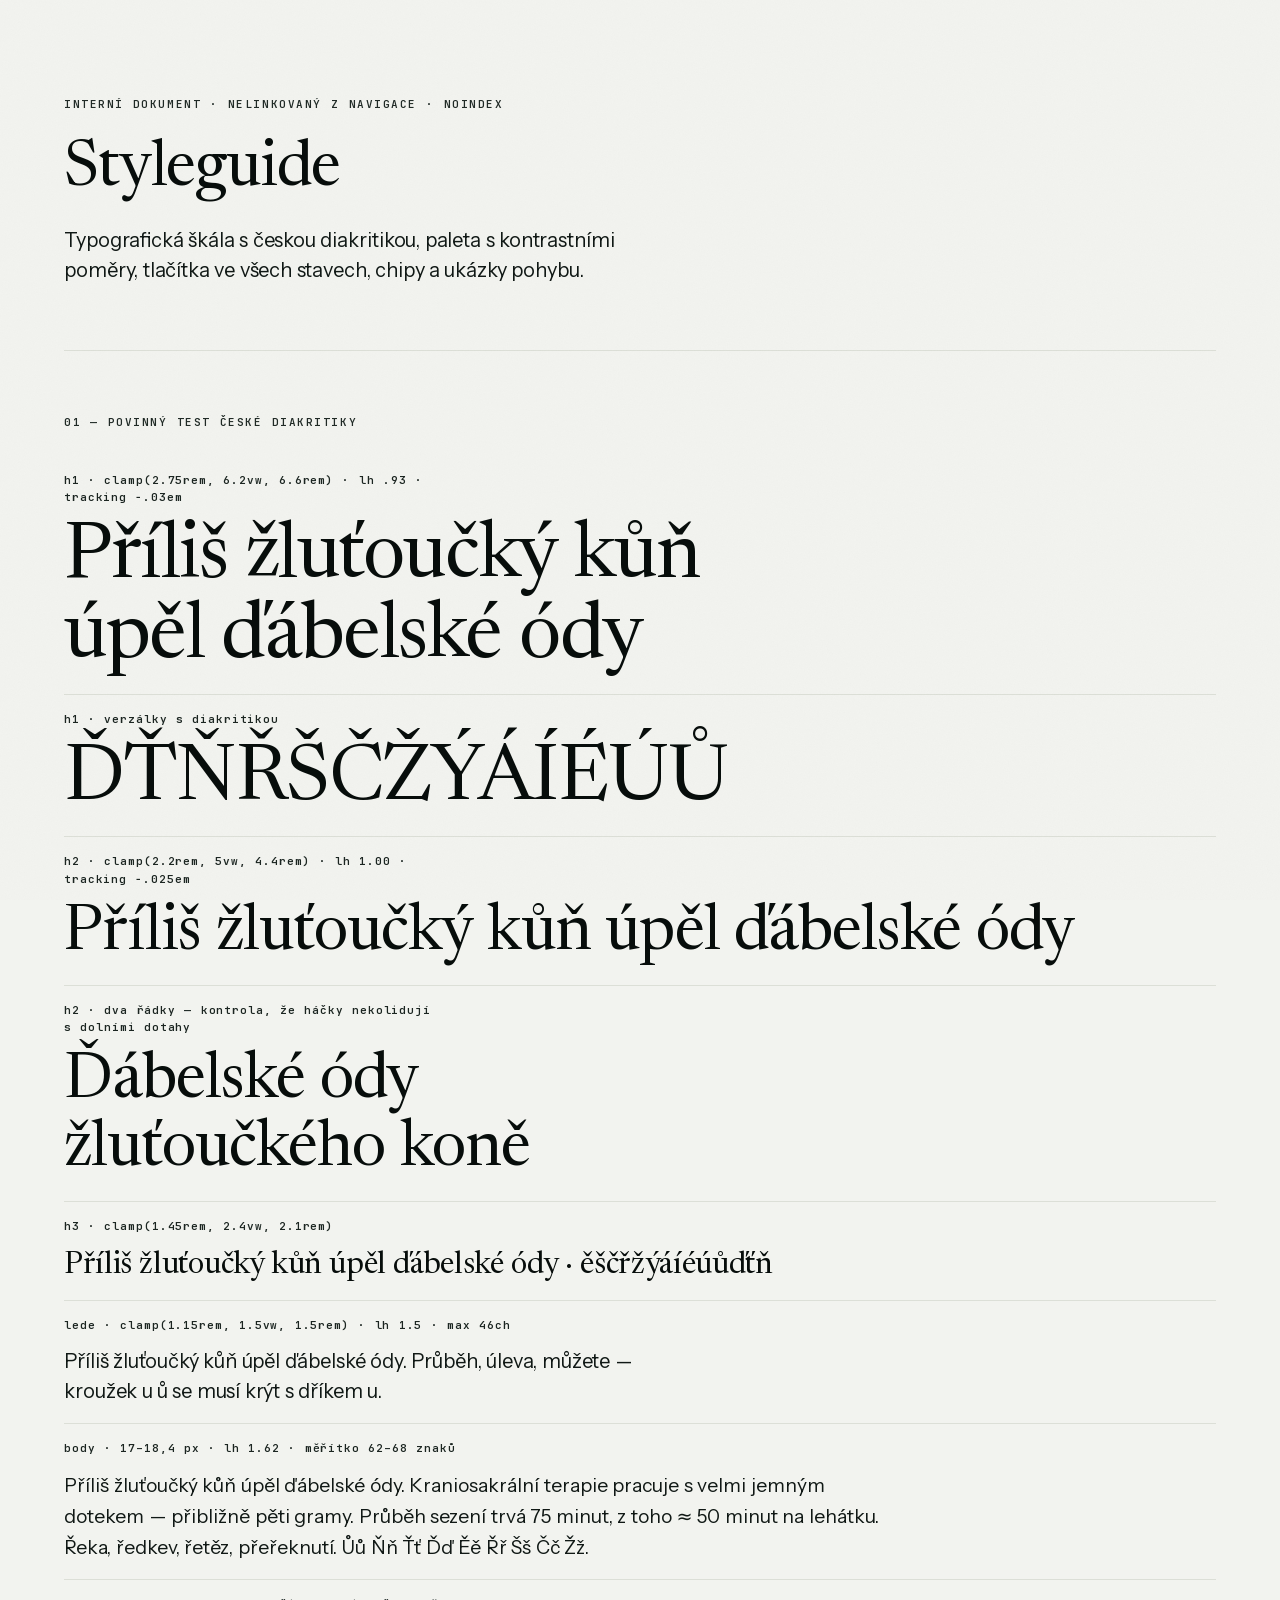
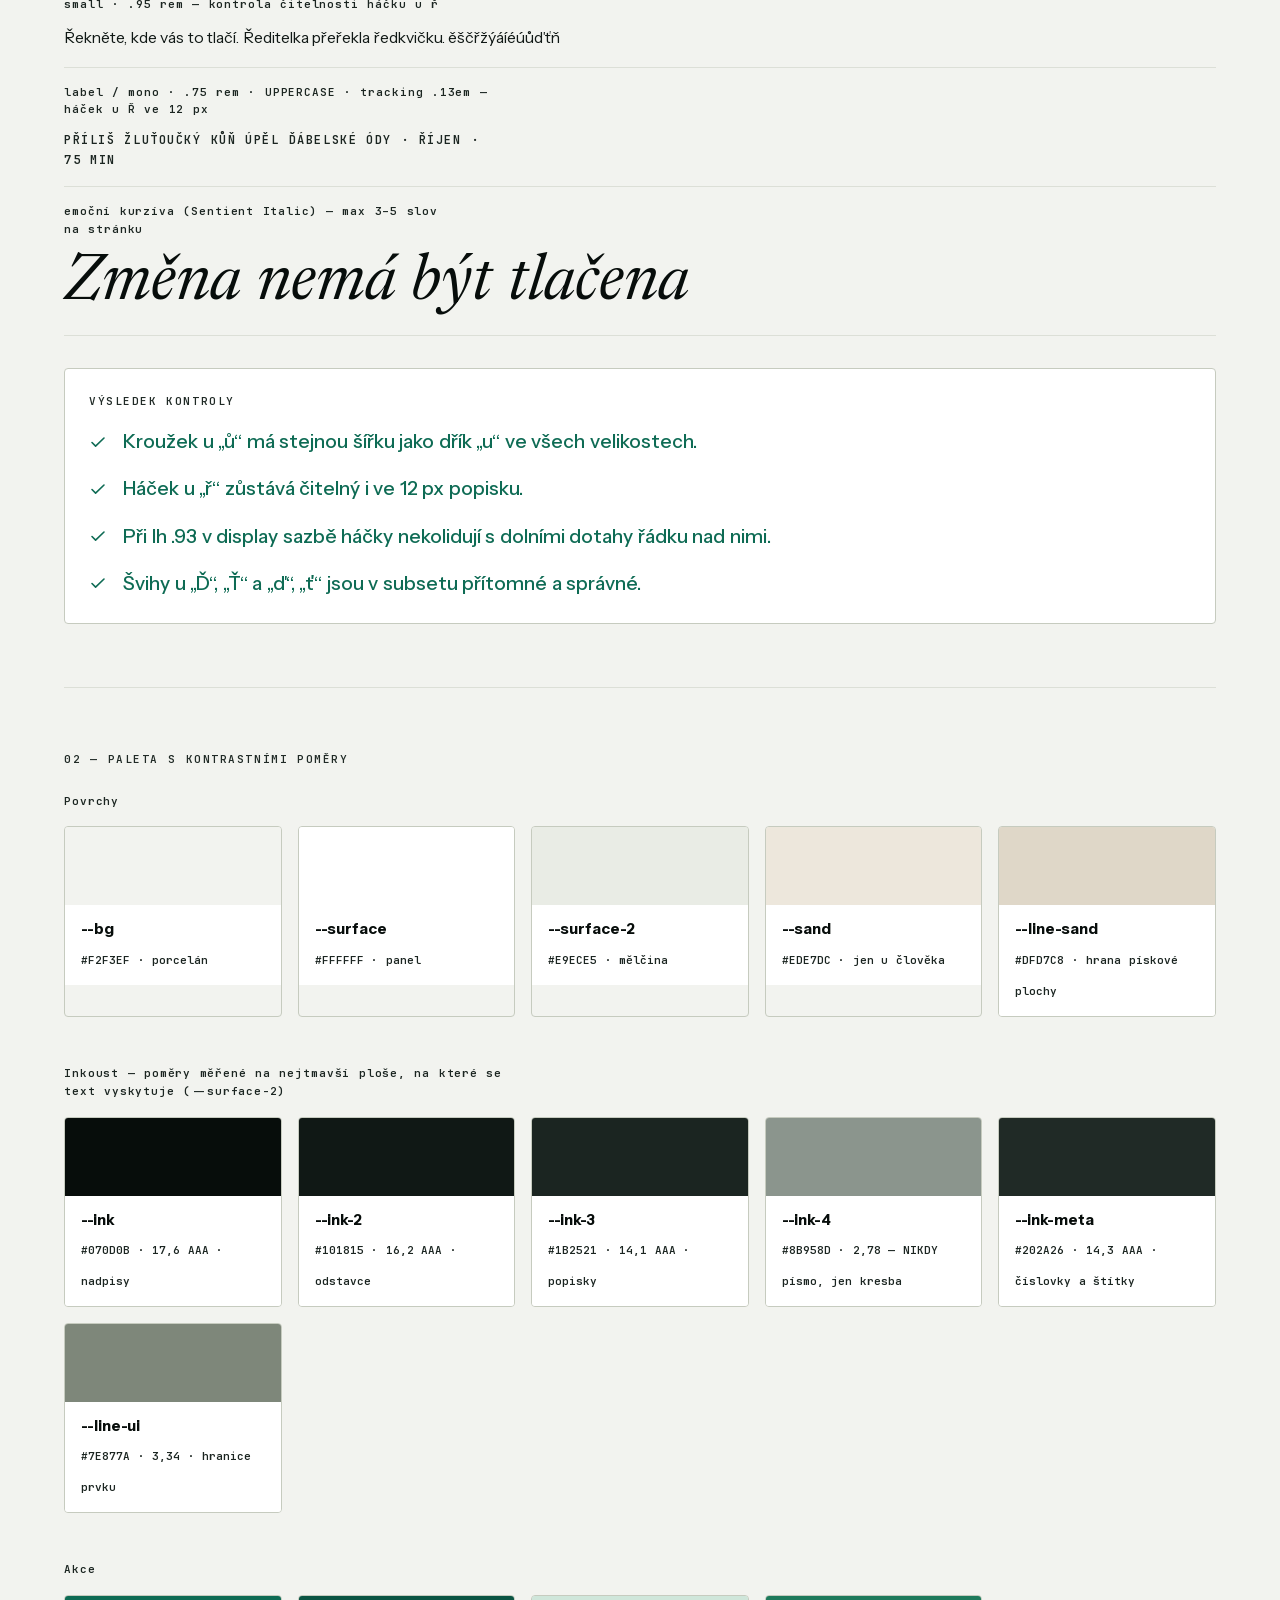
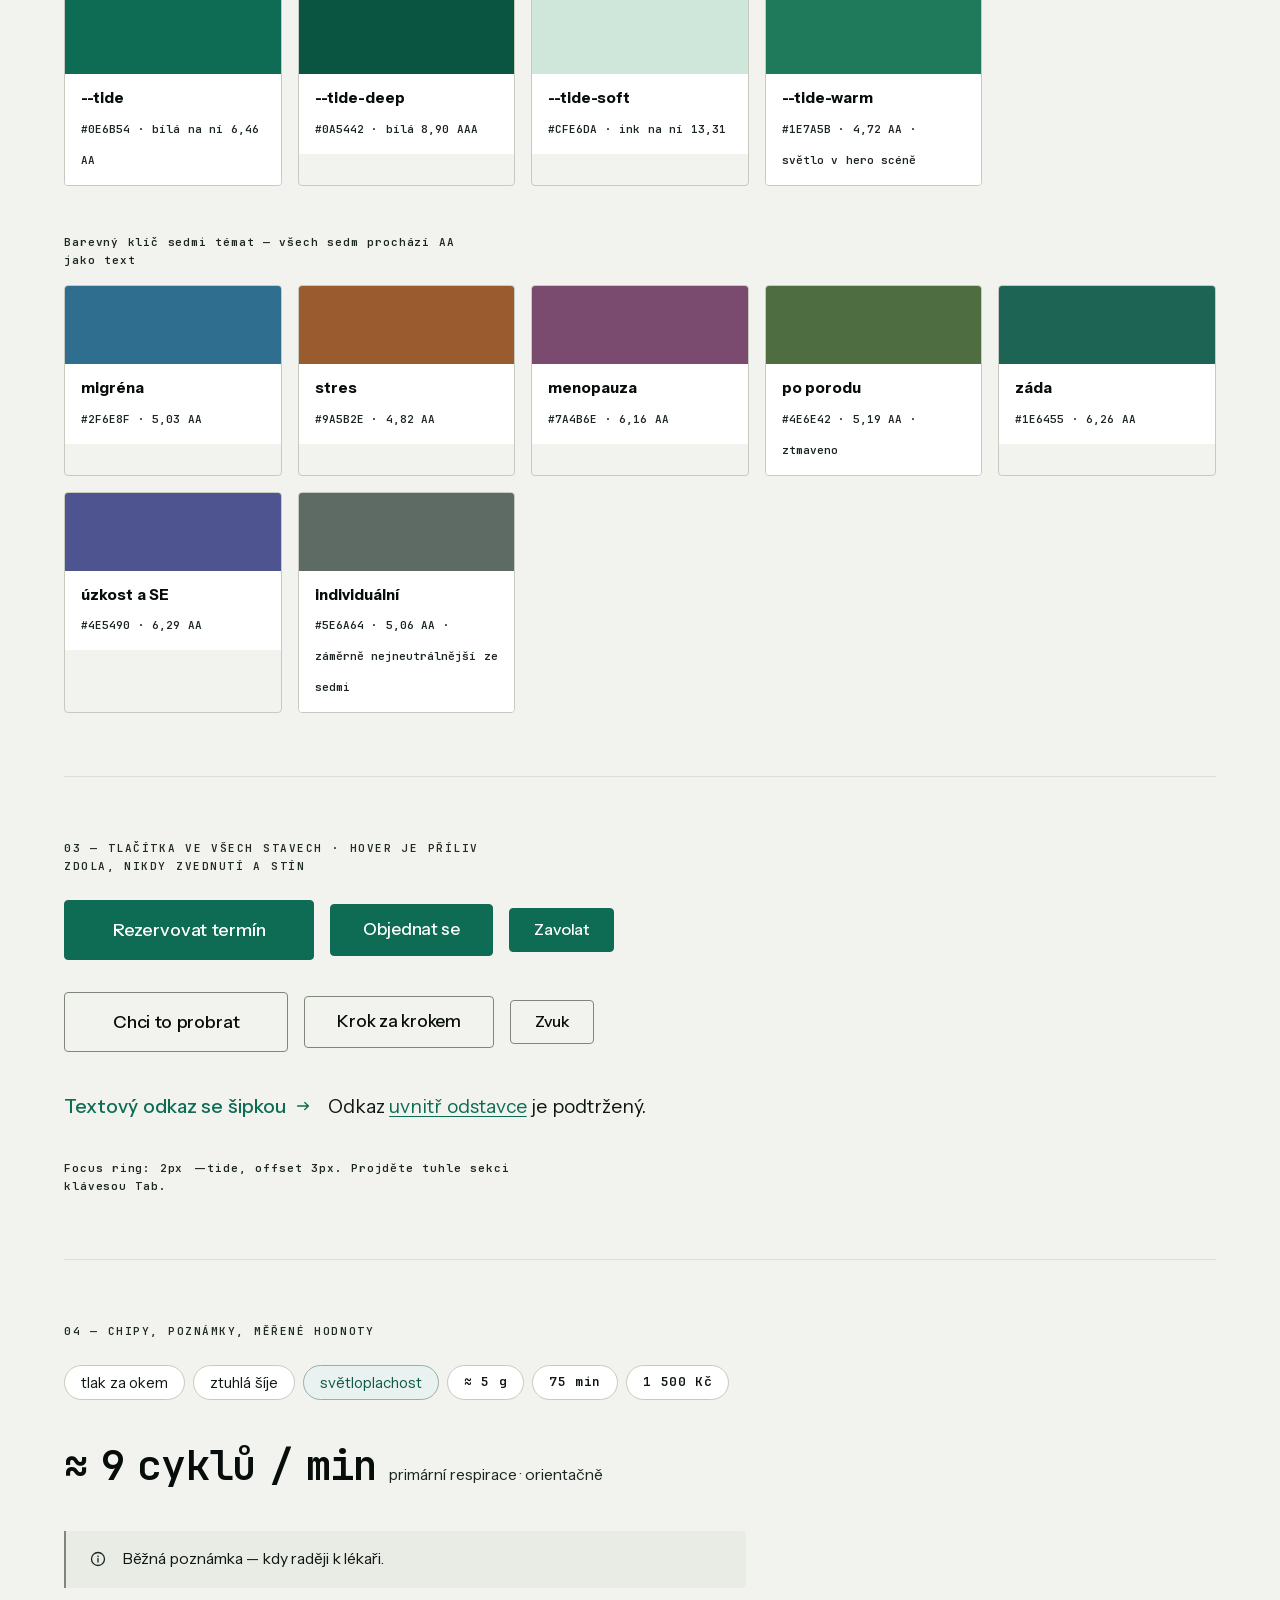
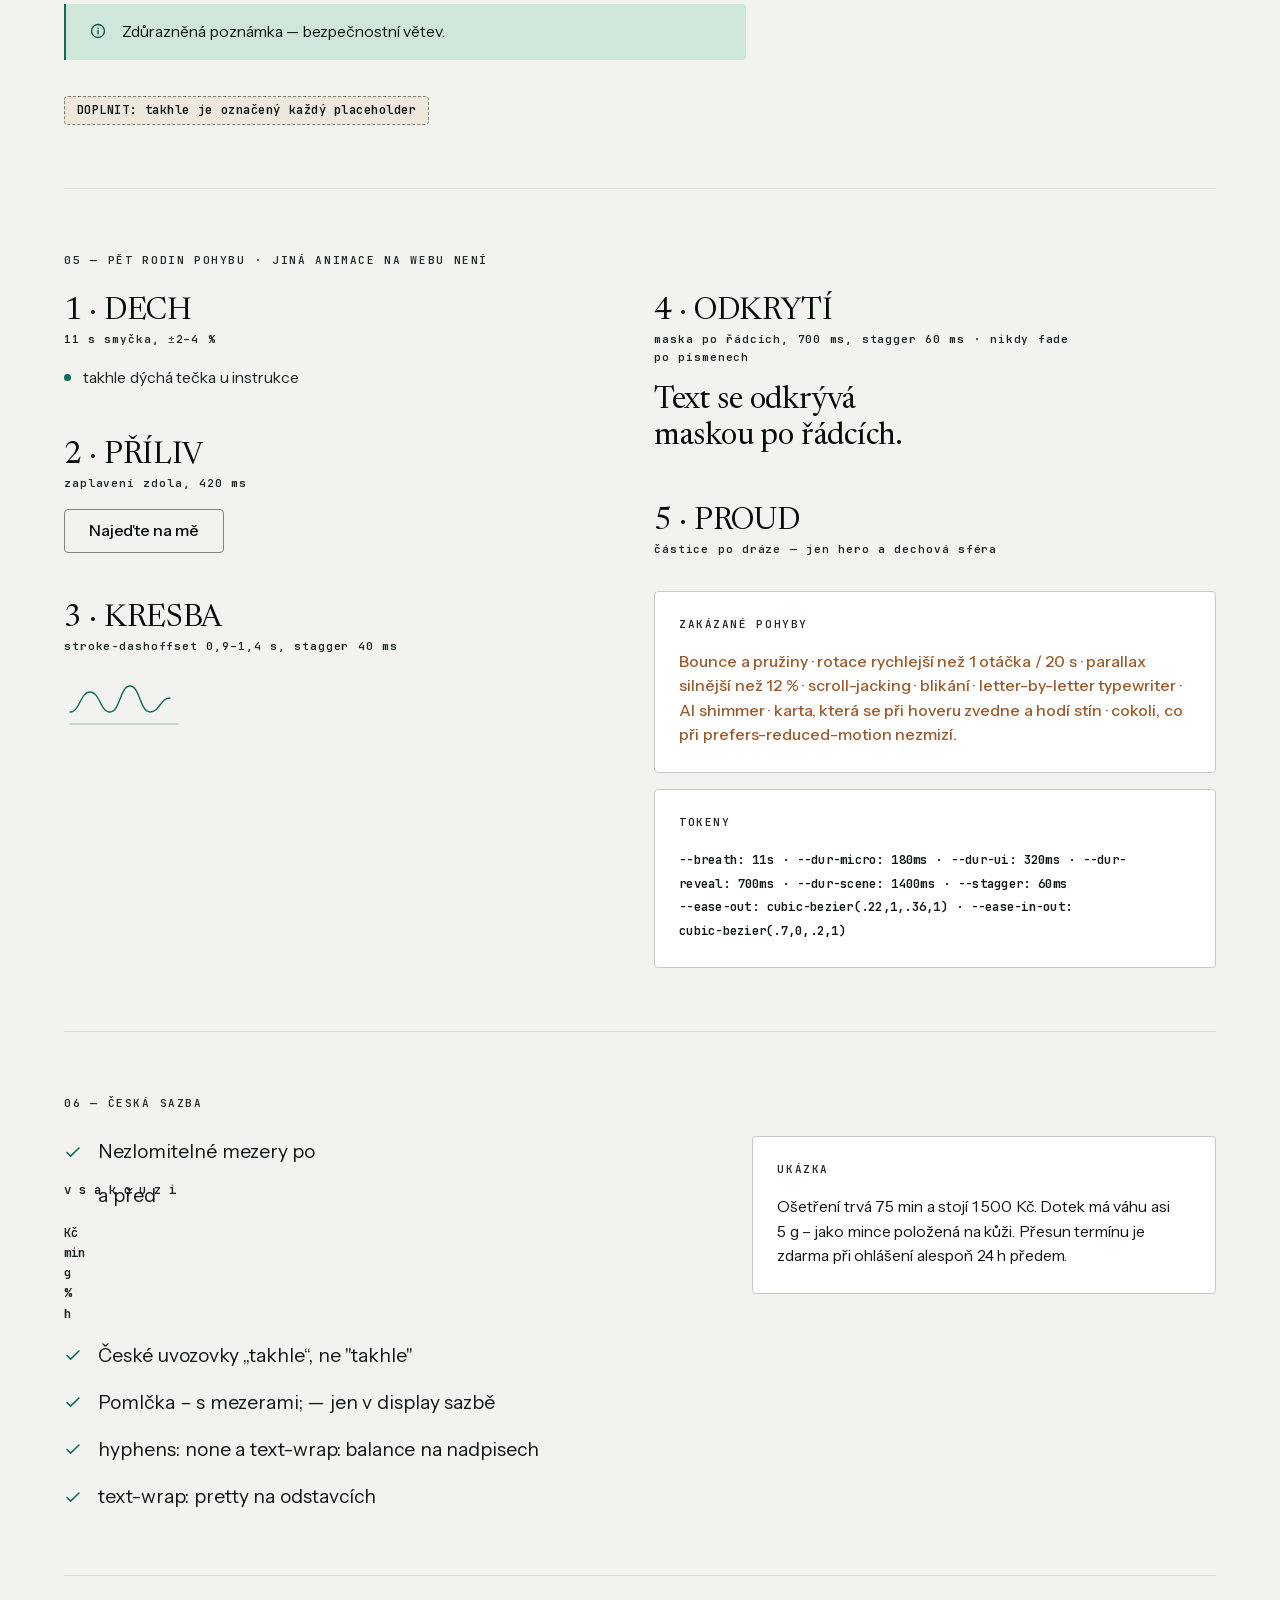
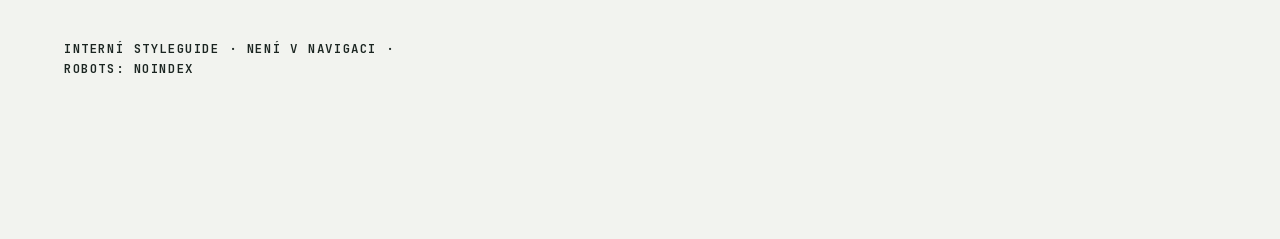
<file: styleguide.html>
<!doctype html>
<html lang="cs" class="no-js">
<head>
<meta charset="utf-8">
<meta name="viewport" content="width=device-width, initial-scale=1">
<title>Styleguide — interní, nelinkovaný z&nbsp;navigace</title>
<meta name="robots" content="noindex, nofollow">
<link rel="icon" href="assets/favicon.svg" type="image/svg+xml">
<link rel="stylesheet" href="css/tokens.css">
<link rel="stylesheet" href="css/base.css">
<link rel="stylesheet" href="css/layout.css">
<link rel="stylesheet" href="css/components.css">
<link rel="stylesheet" href="css/modules.css">
<link rel="stylesheet" href="css/_l1.css">
<link rel="stylesheet" href="css/_l2.css">
<link rel="stylesheet" href="css/_l3.css">
<link rel="stylesheet" href="css/_l4.css">
<link rel="stylesheet" href="css/_l5.css">

<script>/* Skrytí pro animaci nasazujeme jen tam, kde je čím animovat.
   Když uživatel nechce pohyb, obsah se nikdy neskryje.
   Pojistka: kdyby se core.js nenačetl nebo cokoli spadlo,
   po 2 s masku strhneme natvrdo. Web bez efektu je pořád web,
   web bez textu není nic. core.js pojistku převezme. */
if(!matchMedia("(prefers-reduced-motion: reduce)").matches){
  document.documentElement.classList.add("js-anim");
  window.__kjRevealGuard=setTimeout(function(){document.documentElement.classList.remove("js-anim")},2000);
}</script>
<style>
  .sg-section { padding-block: clamp(48px, 7vh, 88px); border-top: 1px solid var(--line); }
  .sg-label { font-family: var(--font-mono); font-size: .6875rem; letter-spacing: .14em;
              text-transform: uppercase; color: var(--ink-meta); margin-bottom: var(--s-5); }
  .sg-grid { display: grid; gap: var(--s-4); grid-template-columns: repeat(auto-fill, minmax(190px, 1fr)); }
  .sg-swatch { border: 1px solid var(--line-strong); border-radius: var(--radius); overflow: hidden; }
  .sg-swatch__chip { height: 78px; }
  .sg-swatch__meta { padding: var(--s-3) var(--s-4); background: var(--surface); }
  .sg-swatch__meta b { display: block; color: var(--ink); font-size: .9375rem; }
  .sg-swatch__meta span { font-family: var(--font-mono); font-size: .6875rem; color: var(--ink-3); }
  .sg-row { display: grid; gap: var(--s-3); padding-block: var(--s-4); border-bottom: 1px solid var(--line); }
  .sg-row > .sg-label { margin: 0; }
  .sg-spec { color: var(--ink-3); font-family: var(--font-mono); font-size: .6875rem; letter-spacing: .08em; }
  .sg-box { background: var(--surface); border: 1px solid var(--line-strong); border-radius: var(--radius); padding: var(--s-5); }
  .sg-check { color: var(--tide); font-weight: 500; }
  .sg-warn  { color: #9A5B2E; font-weight: 500; }
</style>
</head>
<body>

<div class="grain" aria-hidden="true"></div>

<main class="wrap" style="padding-block: var(--s-9)">

  <header style="margin-bottom: var(--s-8)">
    <p class="sg-label">Interní dokument · nelinkovaný z&nbsp;navigace · noindex</p>
    <h1 style="font-size: clamp(2.4rem, 5vw, 4rem)">Styleguide</h1>
    <p class="lede" style="margin-top: var(--s-5)">
      Typografická škála s&nbsp;českou diakritikou, paleta s&nbsp;kontrastními poměry,
      tlačítka ve všech stavech, chipy a&nbsp;ukázky pohybu.
    </p>
  </header>

  <!-- ══ 1. ČESKÁ DIAKRITIKA VE VŠECH VELIKOSTECH ═══════════════ -->
  <section class="sg-section">
    <p class="sg-label">01 — Povinný test české diakritiky</p>

    <div class="sg-row">
      <p class="sg-spec">h1 · clamp(2.75rem, 6.2vw, 6.6rem) · lh .93 · tracking −.03em</p>
      <p class="h1" style="max-width: none">Příliš žluťoučký kůň úpěl ďábelské ódy</p>
    </div>

    <div class="sg-row">
      <p class="sg-spec">h1 · verzálky s&nbsp;diakritikou</p>
      <p class="h1" style="max-width: none">ĎŤŇŘŠČŽÝÁÍÉÚŮ</p>
    </div>

    <div class="sg-row">
      <p class="sg-spec">h2 · clamp(2.2rem, 5vw, 4.4rem) · lh 1.00 · tracking −.025em</p>
      <p class="h2" style="max-width: none">Příliš žluťoučký kůň úpěl ďábelské ódy</p>
    </div>

    <div class="sg-row">
      <p class="sg-spec">h2 · dva řádky — kontrola, že háčky nekolidují s&nbsp;dolními dotahy</p>
      <p class="h2" style="max-width: 16ch">Ďábelské ódy<br>žluťoučkého koně</p>
    </div>

    <div class="sg-row">
      <p class="sg-spec">h3 · clamp(1.45rem, 2.4vw, 2.1rem)</p>
      <p class="h3" style="max-width: none">Příliš žluťoučký kůň úpěl ďábelské ódy · ěščřžýáíéúůďťň</p>
    </div>

    <div class="sg-row">
      <p class="sg-spec">lede · clamp(1.15rem, 1.5vw, 1.5rem) · lh 1.5 · max 46ch</p>
      <p class="lede">Příliš žluťoučký kůň úpěl ďábelské ódy. Průběh, úleva, můžete — kroužek u&nbsp;ů se musí krýt s&nbsp;dříkem u.</p>
    </div>

    <div class="sg-row">
      <p class="sg-spec">body · 17–18,4 px · lh 1.62 · měřítko 62–68 znaků</p>
      <p>Příliš žluťoučký kůň úpěl ďábelské ódy. Kraniosakrální terapie pracuje s&nbsp;velmi jemným
        dotekem — přibližně pěti gramy. Průběh sezení trvá 75 minut, z&nbsp;toho ≈&nbsp;50 minut na lehátku.
        Řeka, ředkev, řetěz, přeřeknutí. Ůů Ňň Ťť Ďď Ěě Řř Šš Čč Žž.</p>
    </div>

    <div class="sg-row">
      <p class="sg-spec">small · .95 rem — kontrola čitelnosti háčku u&nbsp;ř</p>
      <p class="small">Řekněte, kde vás to tlačí. Ředitelka přeřekla ředkvičku. ěščřžýáíéúůďťň</p>
    </div>

    <div class="sg-row">
      <p class="sg-spec">label / mono · .75 rem · UPPERCASE · tracking .13em — háček u&nbsp;Ř ve 12 px</p>
      <p class="mono" style="font-size: .75rem">PŘÍLIŠ ŽLUŤOUČKÝ KŮŇ ÚPĚL ĎÁBELSKÉ ÓDY · ŘÍJEN · 75 MIN</p>
    </div>

    <div class="sg-row">
      <p class="sg-spec">emoční kurzíva (Sentient Italic) — max 3–5 slov na stránku</p>
      <p class="h2" style="max-width: none"><em class="em">Změna nemá být tlačena</em></p>
    </div>

    <div class="sg-box" style="margin-top: var(--s-6)">
      <p class="sg-label" style="margin-bottom: var(--s-4)">Výsledek kontroly</p>
      <ul class="checks">
        <li><svg width="18" height="18" viewBox="0 0 18 18" fill="none" aria-hidden="true"><path d="M3 9.5l3.6 3.6L15 5" stroke="currentColor" stroke-width="1.6" stroke-linecap="round" stroke-linejoin="round"/></svg>
          <span class="sg-check">Kroužek u&nbsp;„ů“ má stejnou šířku jako dřík „u“ ve všech velikostech.</span></li>
        <li><svg width="18" height="18" viewBox="0 0 18 18" fill="none" aria-hidden="true"><path d="M3 9.5l3.6 3.6L15 5" stroke="currentColor" stroke-width="1.6" stroke-linecap="round" stroke-linejoin="round"/></svg>
          <span class="sg-check">Háček u&nbsp;„ř“ zůstává čitelný i&nbsp;ve 12 px popisku.</span></li>
        <li><svg width="18" height="18" viewBox="0 0 18 18" fill="none" aria-hidden="true"><path d="M3 9.5l3.6 3.6L15 5" stroke="currentColor" stroke-width="1.6" stroke-linecap="round" stroke-linejoin="round"/></svg>
          <span class="sg-check">Při lh .93 v display sazbě háčky nekolidují s&nbsp;dolními dotahy řádku nad nimi.</span></li>
        <li><svg width="18" height="18" viewBox="0 0 18 18" fill="none" aria-hidden="true"><path d="M3 9.5l3.6 3.6L15 5" stroke="currentColor" stroke-width="1.6" stroke-linecap="round" stroke-linejoin="round"/></svg>
          <span class="sg-check">Švihy u&nbsp;„Ď“, „Ť“ a&nbsp;„ď“, „ť“ jsou v&nbsp;subsetu přítomné a&nbsp;správné.</span></li>
      </ul>
    </div>
  </section>

  <!-- ══ 2. PALETA ═════════════════════════════════════════════ -->
  <section class="sg-section">
    <p class="sg-label">02 — Paleta s&nbsp;kontrastními poměry</p>

    <p class="sg-spec" style="margin-bottom: var(--s-4)">Povrchy</p>
    <div class="sg-grid" style="margin-bottom: var(--s-7)">
      <div class="sg-swatch"><div class="sg-swatch__chip" style="background: var(--bg)"></div><div class="sg-swatch__meta"><b>--bg</b><span>#F2F3EF · porcelán</span></div></div>
      <div class="sg-swatch"><div class="sg-swatch__chip" style="background: var(--surface)"></div><div class="sg-swatch__meta"><b>--surface</b><span>#FFFFFF · panel</span></div></div>
      <div class="sg-swatch"><div class="sg-swatch__chip" style="background: var(--surface-2)"></div><div class="sg-swatch__meta"><b>--surface-2</b><span>#E9ECE5 · mělčina</span></div></div>
      <div class="sg-swatch"><div class="sg-swatch__chip" style="background: var(--sand)"></div><div class="sg-swatch__meta"><b>--sand</b><span>#EDE7DC · jen u&nbsp;člověka</span></div></div>
      <div class="sg-swatch"><div class="sg-swatch__chip" style="background: var(--line-sand)"></div><div class="sg-swatch__meta"><b>--line-sand</b><span>#DFD7C8 · hrana pískové plochy</span></div></div>
    </div>

    <p class="sg-spec" style="margin-bottom: var(--s-4)">Inkoust — poměry měřené na <b>nejtmavší</b> ploše, na které se text vyskytuje (--surface-2)</p>
    <div class="sg-grid" style="margin-bottom: var(--s-7)">
      <div class="sg-swatch"><div class="sg-swatch__chip" style="background: var(--ink)"></div><div class="sg-swatch__meta"><b>--ink</b><span>#070D0B · 17,6 AAA · nadpisy</span></div></div>
      <div class="sg-swatch"><div class="sg-swatch__chip" style="background: var(--ink-2)"></div><div class="sg-swatch__meta"><b>--ink-2</b><span>#101815 · 16,2 AAA · odstavce</span></div></div>
      <div class="sg-swatch"><div class="sg-swatch__chip" style="background: var(--ink-3)"></div><div class="sg-swatch__meta"><b>--ink-3</b><span>#1B2521 · 14,1 AAA · popisky</span></div></div>
      <div class="sg-swatch"><div class="sg-swatch__chip" style="background: var(--ink-4)"></div><div class="sg-swatch__meta"><b>--ink-4</b><span>#8B958D · 2,78 — NIKDY písmo, jen kresba</span></div></div>
      <div class="sg-swatch"><div class="sg-swatch__chip" style="background: var(--ink-meta)"></div><div class="sg-swatch__meta"><b>--ink-meta</b><span>#202A26 · 14,3 AAA · číslovky a štítky</span></div></div>
      <div class="sg-swatch"><div class="sg-swatch__chip" style="background: var(--line-ui)"></div><div class="sg-swatch__meta"><b>--line-ui</b><span>#7E877A · 3,34 · hranice prvku</span></div></div>
    </div>

    <p class="sg-spec" style="margin-bottom: var(--s-4)">Akce</p>
    <div class="sg-grid" style="margin-bottom: var(--s-7)">
      <div class="sg-swatch"><div class="sg-swatch__chip" style="background: var(--tide)"></div><div class="sg-swatch__meta"><b>--tide</b><span>#0E6B54 · bílá na ní 6,46 AA</span></div></div>
      <div class="sg-swatch"><div class="sg-swatch__chip" style="background: var(--tide-deep)"></div><div class="sg-swatch__meta"><b>--tide-deep</b><span>#0A5442 · bílá 8,90 AAA</span></div></div>
      <div class="sg-swatch"><div class="sg-swatch__chip" style="background: var(--tide-soft)"></div><div class="sg-swatch__meta"><b>--tide-soft</b><span>#CFE6DA · ink na ní 13,31</span></div></div>
      <div class="sg-swatch"><div class="sg-swatch__chip" style="background: var(--tide-warm)"></div><div class="sg-swatch__meta"><b>--tide-warm</b><span>#1E7A5B · 4,72 AA · světlo v hero scéně</span></div></div>
    </div>

    <p class="sg-spec" style="margin-bottom: var(--s-4)">Barevný klíč sedmi témat — všech sedm prochází AA jako text</p>
    <div class="sg-grid">
      <div class="sg-swatch"><div class="sg-swatch__chip" style="background: var(--t-migrena)"></div><div class="sg-swatch__meta"><b>migréna</b><span>#2F6E8F · 5,03 AA</span></div></div>
      <div class="sg-swatch"><div class="sg-swatch__chip" style="background: var(--t-stres)"></div><div class="sg-swatch__meta"><b>stres</b><span>#9A5B2E · 4,82 AA</span></div></div>
      <div class="sg-swatch"><div class="sg-swatch__chip" style="background: var(--t-menopauza)"></div><div class="sg-swatch__meta"><b>menopauza</b><span>#7A4B6E · 6,16 AA</span></div></div>
      <div class="sg-swatch"><div class="sg-swatch__chip" style="background: var(--t-poporodu)"></div><div class="sg-swatch__meta"><b>po porodu</b><span>#4E6E42 · 5,19 AA · ztmaveno</span></div></div>
      <div class="sg-swatch"><div class="sg-swatch__chip" style="background: var(--t-zada)"></div><div class="sg-swatch__meta"><b>záda</b><span>#1E6455 · 6,26 AA</span></div></div>
      <div class="sg-swatch"><div class="sg-swatch__chip" style="background: var(--t-uzkost)"></div><div class="sg-swatch__meta"><b>úzkost a&nbsp;SE</b><span>#4E5490 · 6,29 AA</span></div></div>
      <div class="sg-swatch"><div class="sg-swatch__chip" style="background: var(--t-dalsi)"></div><div class="sg-swatch__meta"><b>individuální</b><span>#5E6A64 · 5,06 AA · záměrně nejneutrálnější ze sedmi</span></div></div>
    </div>
  </section>

  <!-- ══ 3. TLAČÍTKA A ODKAZY ══════════════════════════════════ -->
  <section class="sg-section">
    <p class="sg-label">03 — Tlačítka ve všech stavech · hover je PŘÍLIV zdola, nikdy zvednutí a&nbsp;stín</p>

    <div class="actions" style="margin-bottom: var(--s-6)">
      <a class="btn btn--primary btn--lg" href="#"><span>Rezervovat termín</span></a>
      <a class="btn btn--primary" href="#"><span>Objednat se</span></a>
      <a class="btn btn--primary btn--sm" href="#"><span>Zavolat</span></a>
    </div>

    <div class="actions" style="margin-bottom: var(--s-6)">
      <a class="btn btn--ghost btn--lg" href="#"><span>Chci to probrat</span></a>
      <a class="btn btn--ghost" href="#"><span>Krok za krokem</span></a>
      <a class="btn btn--ghost btn--sm" href="#"><span>Zvuk</span></a>
    </div>

    <div class="actions" style="margin-bottom: var(--s-6)">
      <a class="link-arrow" href="#">Textový odkaz se šipkou
        <svg width="18" height="18" viewBox="0 0 20 20" fill="none" aria-hidden="true"><path d="M4 10h12M12 6l4 4-4 4" stroke="currentColor" stroke-width="1.5" stroke-linecap="round" stroke-linejoin="round"/></svg>
      </a>
      <p style="margin: 0">Odkaz <a class="link" href="#">uvnitř odstavce</a> je podtržený.</p>
    </div>

    <p class="sg-spec">Focus ring: 2px --tide, offset 3px. Projděte tuhle sekci klávesou Tab.</p>
  </section>

  <!-- ══ 4. CHIPY, POZNÁMKY, MĚŘENÉ HODNOTY ════════════════════ -->
  <section class="sg-section">
    <p class="sg-label">04 — Chipy, poznámky, měřené hodnoty</p>

    <div class="chips" style="margin-bottom: var(--s-6)">
      <span class="chip">tlak za okem</span>
      <span class="chip">ztuhlá šíje</span>
      <span class="chip chip--theme">světloplachost</span>
      <span class="chip chip--mono">≈&nbsp;5&nbsp;g</span>
      <span class="chip chip--mono">75&nbsp;min</span>
      <span class="chip chip--mono">1&nbsp;500&nbsp;Kč</span>
    </div>

    <div class="readout" style="margin-bottom: var(--s-6)">
      <span class="readout__value">≈&nbsp;9 cyklů / min</span>
      <span class="readout__unit">primární respirace · orientačně</span>
    </div>

    <div class="note" style="margin-bottom: var(--s-4)">
      <svg width="16" height="16" viewBox="0 0 16 16" fill="none" aria-hidden="true"><circle cx="8" cy="8" r="6.5" stroke="currentColor" stroke-width="1.3"/><path d="M8 5v.5M8 7.5V11" stroke="currentColor" stroke-width="1.3" stroke-linecap="round"/></svg>
      <p>Běžná poznámka — kdy raději k&nbsp;lékaři.</p>
    </div>

    <div class="note note--strong">
      <svg width="16" height="16" viewBox="0 0 16 16" fill="none" aria-hidden="true"><circle cx="8" cy="8" r="6.5" stroke="currentColor" stroke-width="1.3"/><path d="M8 5v.5M8 7.5V11" stroke="currentColor" stroke-width="1.3" stroke-linecap="round"/></svg>
      <p>Zdůrazněná poznámka — bezpečnostní větev.</p>
    </div>

    <p style="margin-top: var(--s-6)"><span class="todo">DOPLNIT: takhle je označený každý placeholder</span></p>
  </section>

  <!-- ══ 5. POHYB ══════════════════════════════════════════════ -->
  <section class="sg-section">
    <p class="sg-label">05 — Pět rodin pohybu · jiná animace na webu není</p>

    <div class="grid" style="align-items: start">
      <div class="c1-5">
        <h3>1 · DECH</h3>
        <p class="sg-spec">11&nbsp;s&nbsp;smyčka, ±2–4&nbsp;%</p>
        <p class="hint" style="margin-top: var(--s-4)"><span class="hint__dot"></span> takhle dýchá tečka u&nbsp;instrukce</p>

        <h3 style="margin-top: var(--s-7)">2 · PŘÍLIV</h3>
        <p class="sg-spec">zaplavení zdola, 420 ms</p>
        <p style="margin-top: var(--s-4)"><a class="btn btn--ghost btn--sm" href="#"><span>Najeďte na mě</span></a></p>

        <h3 style="margin-top: var(--s-7)">3 · KRESBA</h3>
        <p class="sg-spec">stroke-dashoffset 0,9–1,4&nbsp;s, stagger 40 ms</p>
        <svg width="120" height="60" viewBox="0 0 120 60" fill="none" data-draw style="color: var(--tide); margin-top: var(--s-4)" aria-hidden="true">
          <path d="M6 40c10 0 10-20 20-20s10 20 20 20 10-26 20-26 10 26 20 26 10-14 20-14" stroke="currentColor" stroke-width="1.4" stroke-linecap="round"/>
          <path d="M6 52h108" stroke="currentColor" stroke-width="1.2" stroke-linecap="round" opacity=".4"/>
        </svg>
      </div>

      <div class="c7-12">
        <h3>4 · ODKRYTÍ</h3>
        <p class="sg-spec">maska po řádcích, 700 ms, stagger 60 ms · nikdy fade po písmenech</p>
        <p class="h3" style="margin-top: var(--s-4)" data-reveal>
          <span class="line-mask"><span>Text se odkrývá</span></span>
          <span class="line-mask"><span>maskou po řádcích.</span></span>
        </p>

        <h3 style="margin-top: var(--s-7)">5 · PROUD</h3>
        <p class="sg-spec">částice po dráze — jen hero a&nbsp;dechová sféra</p>

        <div class="sg-box" style="margin-top: var(--s-6)">
          <p class="sg-label" style="margin-bottom: var(--s-4)">Zakázané pohyby</p>
          <p class="small sg-warn">
            Bounce a&nbsp;pružiny · rotace rychlejší než 1 otáčka / 20&nbsp;s · parallax silnější než 12&nbsp;% ·
            scroll-jacking · blikání · letter-by-letter typewriter · AI shimmer ·
            karta, která se při hoveru zvedne a&nbsp;hodí stín · cokoli, co při prefers-reduced-motion nezmizí.
          </p>
        </div>

        <div class="sg-box" style="margin-top: var(--s-4)">
          <p class="sg-label" style="margin-bottom: var(--s-4)">Tokeny</p>
          <p class="small mono mono--plain" style="color: var(--ink-2); line-height: 1.9">
            --breath: 11s · --dur-micro: 180ms · --dur-ui: 320ms · --dur-reveal: 700ms ·
            --dur-scene: 1400ms · --stagger: 60ms<br>
            --ease-out: cubic-bezier(.22,1,.36,1) · --ease-in-out: cubic-bezier(.7,0,.2,1)
          </p>
        </div>
      </div>
    </div>
  </section>

  <!-- ══ 6. ČESKÁ SAZBA ════════════════════════════════════════ -->
  <section class="sg-section">
    <p class="sg-label">06 — Česká sazba</p>
    <div class="grid">
      <div class="c1-6">
        <ul class="checks">
          <li><svg width="18" height="18" viewBox="0 0 18 18" fill="none" aria-hidden="true"><path d="M3 9.5l3.6 3.6L15 5" stroke="currentColor" stroke-width="1.6" stroke-linecap="round" stroke-linejoin="round"/></svg>
            Nezlomitelné mezery po <span class="mono mono--plain">v&nbsp;s&nbsp;a&nbsp;k&nbsp;o&nbsp;u&nbsp;z&nbsp;i</span> a&nbsp;před <span class="mono mono--plain">Kč min g % h</span></li>
          <li><svg width="18" height="18" viewBox="0 0 18 18" fill="none" aria-hidden="true"><path d="M3 9.5l3.6 3.6L15 5" stroke="currentColor" stroke-width="1.6" stroke-linecap="round" stroke-linejoin="round"/></svg>
            České uvozovky „takhle“, ne "takhle"</li>
          <li><svg width="18" height="18" viewBox="0 0 18 18" fill="none" aria-hidden="true"><path d="M3 9.5l3.6 3.6L15 5" stroke="currentColor" stroke-width="1.6" stroke-linecap="round" stroke-linejoin="round"/></svg>
            Pomlčka – s&nbsp;mezerami; — jen v&nbsp;display sazbě</li>
          <li><svg width="18" height="18" viewBox="0 0 18 18" fill="none" aria-hidden="true"><path d="M3 9.5l3.6 3.6L15 5" stroke="currentColor" stroke-width="1.6" stroke-linecap="round" stroke-linejoin="round"/></svg>
            hyphens: none a&nbsp;text-wrap: balance na nadpisech</li>
          <li><svg width="18" height="18" viewBox="0 0 18 18" fill="none" aria-hidden="true"><path d="M3 9.5l3.6 3.6L15 5" stroke="currentColor" stroke-width="1.6" stroke-linecap="round" stroke-linejoin="round"/></svg>
            text-wrap: pretty na odstavcích</li>
        </ul>
      </div>
      <div class="c8-12">
        <div class="sg-box">
          <p class="sg-label" style="margin-bottom: var(--s-4)">Ukázka</p>
          <p class="small">Ošetření trvá 75&nbsp;min a&nbsp;stojí 1&nbsp;500&nbsp;Kč.
            Dotek má váhu asi 5&nbsp;g – jako mince položená na&nbsp;kůži.
            Přesun termínu je zdarma při ohlášení alespoň 24&nbsp;h předem.</p>
        </div>
      </div>
    </div>
  </section>

  <footer class="sg-section">
    <p class="mono">Interní styleguide · není v&nbsp;navigaci · robots: noindex</p>
  </footer>

</main>

<script defer src="js/core.js"></script>
<script>/* Kreslení schémat je efekt — načte se až po prvním vykreslení. */
window.KJ_LAZY = ["js/motion.js"];</script>
</body>
</html>
</file>
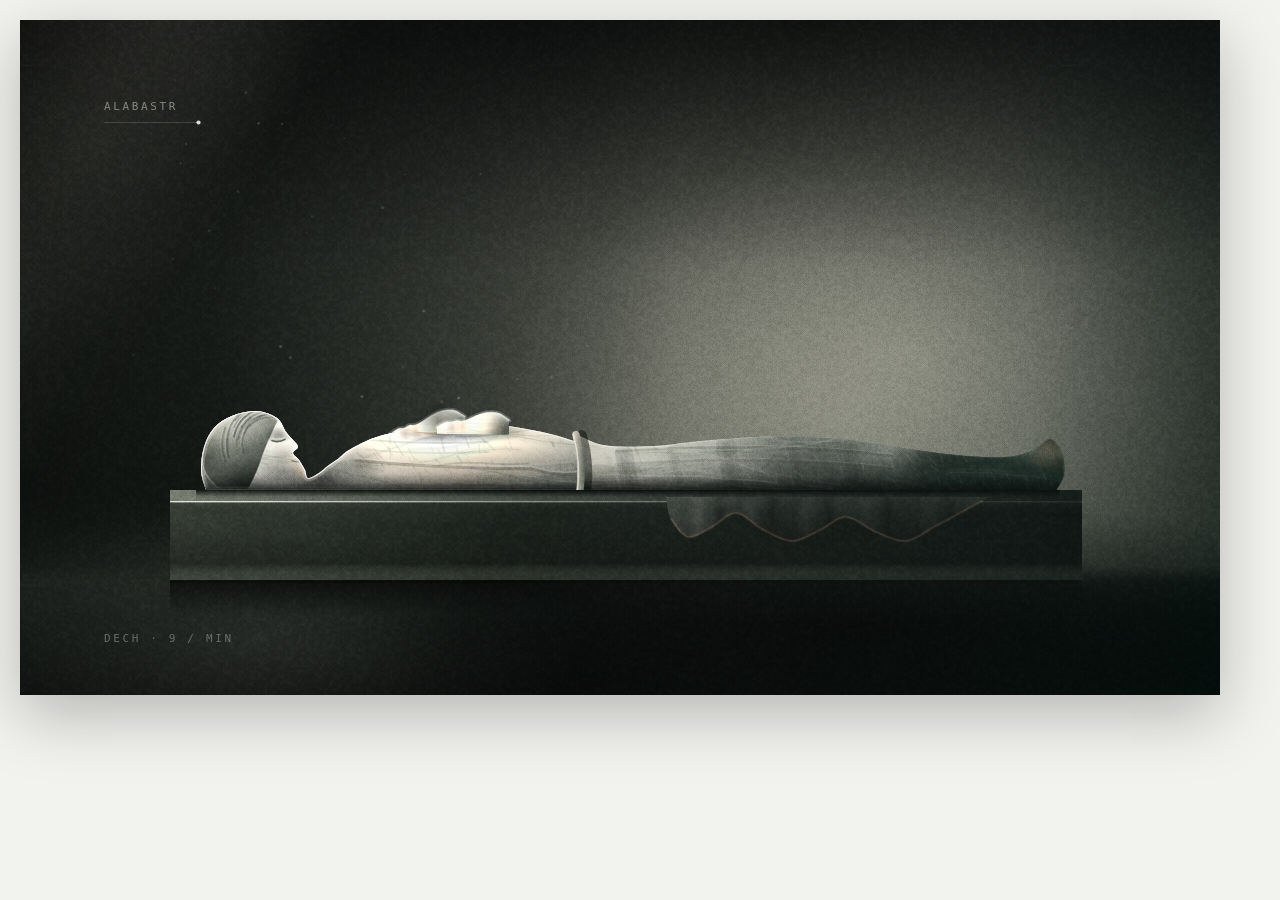
<file: _tmp_alab/alab-test.html>
<!doctype html>
<html><head><meta charset="utf-8"><title>Alabastr test</title>
<style>body{margin:0;background:#F2F3EF;font-family:monospace}#wrap{padding:20px}canvas{width:1200px;height:675px;display:block;box-shadow:0 20px 60px rgba(0,0,0,.25)}#err{color:#b00;padding:8px;white-space:pre-wrap}</style>
</head><body>
<div id="wrap"><canvas id="c" width="1200" height="675"></canvas><div id="err"></div></div>
<script src="alabastr.js"></script>
<script>
var c=document.getElementById('c'),g=c.getContext('2d');
var err=document.getElementById('err');
var draw=null;
try{ draw=window.__create(); }catch(e){ err.textContent='CREATE ERROR: '+e.message+'\n'+e.stack; }
var t0=performance.now();
var frames=0,last=performance.now();
window.__fps=0;
function loop(){
  if(draw){
    var t=(performance.now()-t0)/1000;
    try{ draw(g,1200,675,t); }catch(e){ err.textContent='DRAW ERROR: '+e.message+'\n'+e.stack; draw=null; }
  }
  frames++;
  if(performance.now()-last>1000){window.__fps=frames;frames=0;last=performance.now();}
  requestAnimationFrame(loop);
}
loop();
window.__still=function(t){ if(draw) draw(g,1200,675,t); };
</script>
</body></html>
</file>
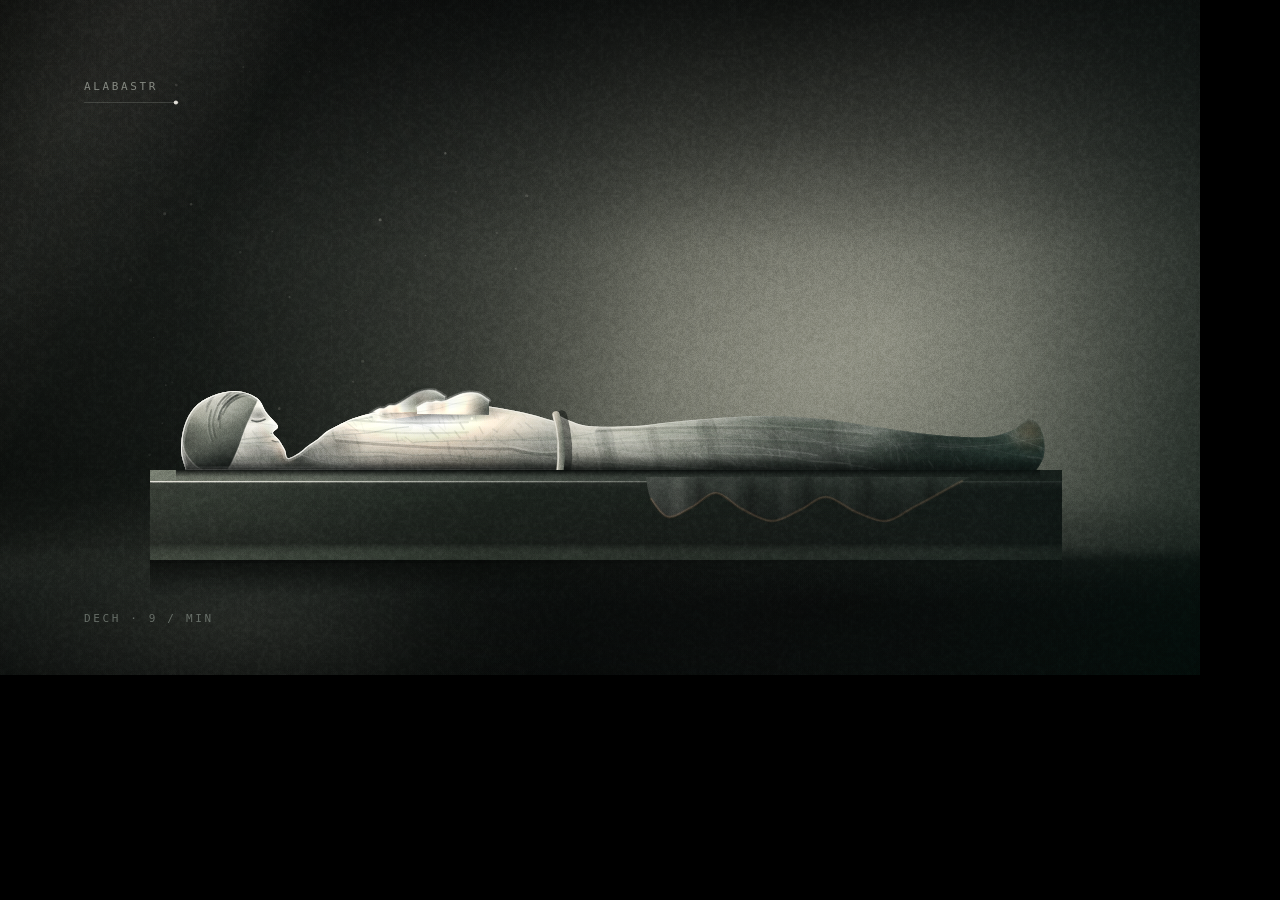
<file: _tmp_alab/cap.html>
<!doctype html>
<html><head><meta charset="utf-8"><title>cap</title>
<style>html,body{margin:0;padding:0;background:#000;overflow:hidden}canvas{display:block}</style>
</head><body>
<canvas id="v"></canvas>
<script src="alabastr.js"></script>
<script>
var q=new URLSearchParams(location.search);
var t=parseFloat(q.get('t')||'2.4');
var cr=(q.get('c')||'').split(',').map(Number);
var src=document.createElement('canvas');src.width=1200;src.height=675;
var g=src.getContext('2d');
var draw=window.__create();
draw(g,1200,675,t);
var v=document.getElementById('v'),vg=v.getContext('2d');
if(cr.length===4){
  v.width=1200;v.height=Math.round(1200*cr[3]/cr[2]);
  vg.imageSmoothingEnabled=true;
  vg.drawImage(src,cr[0],cr[1],cr[2],cr[3],0,0,v.width,v.height);
}else{
  v.width=1200;v.height=675;vg.drawImage(src,0,0);
}
document.title='done';
</script>
</body></html>
</file>
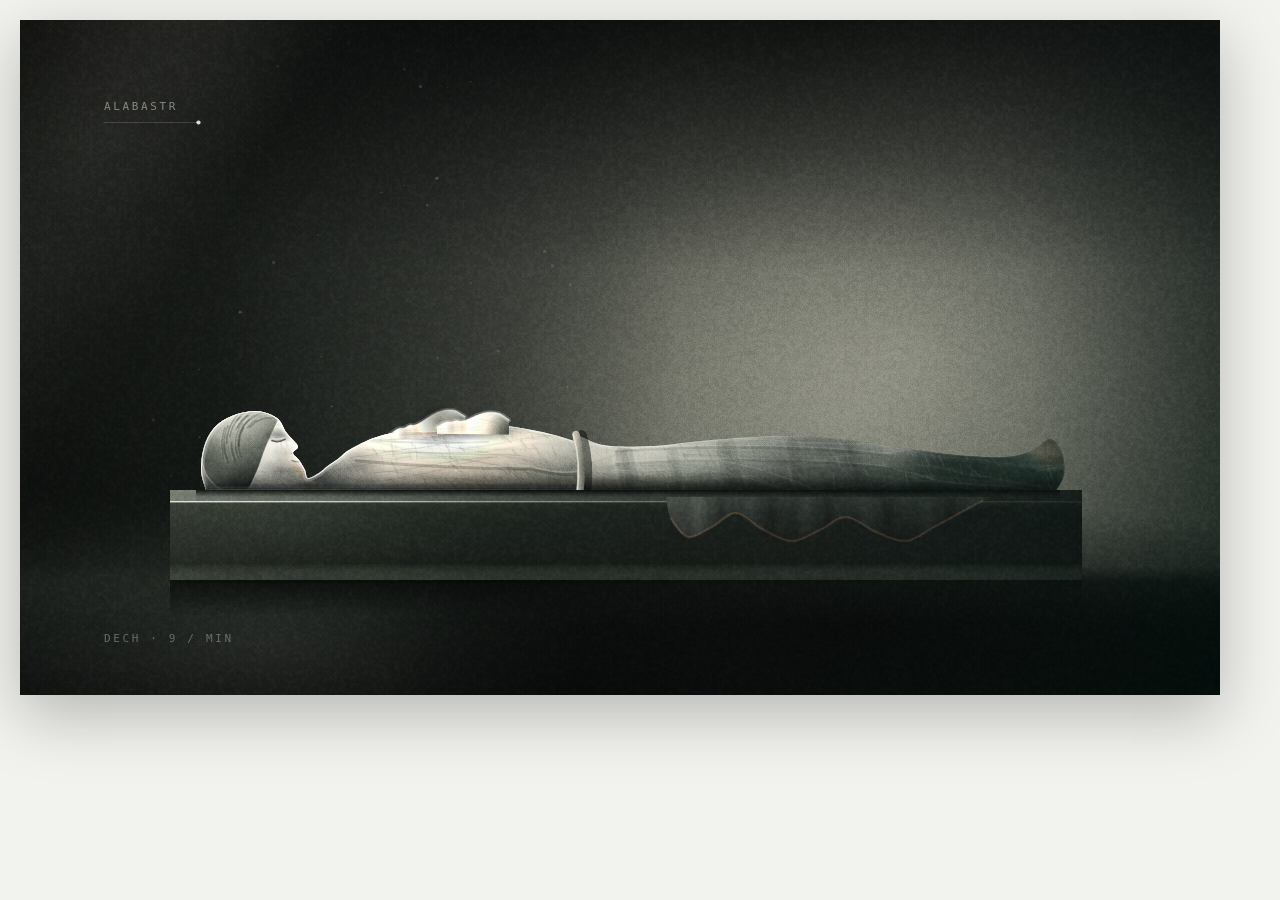
<file: _tmp_alab/test.html>
<!doctype html>
<html><head><meta charset="utf-8"><title>Alabastr test</title>
<style>body{margin:0;background:#F2F3EF;font-family:monospace}#wrap{padding:20px}canvas{width:1200px;height:675px;display:block;box-shadow:0 20px 60px rgba(0,0,0,.25)}#err{color:#b00;padding:8px;white-space:pre-wrap}</style>
</head><body>
<div id="wrap"><canvas id="c" width="1200" height="675"></canvas><div id="err"></div></div>
<script src="alabastr.js"></script>
<script>
var c=document.getElementById('c'),g=c.getContext('2d');
var err=document.getElementById('err');
var draw=null;
try{ draw=window.__create(); }catch(e){ err.textContent='CREATE ERROR: '+e.message+'\n'+e.stack; }
var t0=performance.now();
var frames=0,last=performance.now(),fps=0;
function loop(){
  if(draw){
    var t=(performance.now()-t0)/1000;
    try{ draw(g,1200,675,t); }catch(e){ err.textContent='DRAW ERROR: '+e.message+'\n'+e.stack; draw=null; }
  }
  frames++;
  if(performance.now()-last>1000){fps=frames;frames=0;last=performance.now();window.__fps=fps;}
  requestAnimationFrame(loop);
}
loop();
window.__still=function(t){ draw(g,1200,675,t); };
</script>
</body></html>
</file>
<file: css/tokens.css>
/* ============================================================
   tokens.css — jediný zdroj pravdy
   Barvy · typografie · prostor · pohyb
   Když chcete změnit vzhled webu, měňte tady. Nikde jinde.
   ============================================================ */

:root {
  /* ---------- POVRCHY ---------------------------------------
     Světlé, se zeleno-šedým (ne žlutým) spodkem.               */
  --bg:          #F2F3EF;   /* porcelán — základní plocha webu   */
  --surface:     #FFFFFF;   /* panely, které mají „dýchnout“     */
  --surface-2:   #E9ECE5;   /* klidová mělčina, sekční předěly   */
  --sand:        #EDE7DC;   /* teplý protipól — POUZE tam,
                               kde je na webu člověk (Katka)     */
  /* KŮŽE SILUETY. Mapa těla je jediné místo webu, kde o sobě
     mluví návštěvník — a byla přitom nejstudenější plochou,
     jakou web má: bílá siluetа na šedozelené desce s ocelově
     modrou kresbou. Dva teplé odstíny z ní dělají člověka,
     ne sádrový odlitek. Používá je jen ona.                  */
  --skin-hi:     #FAF3EA;   /* teplé světlo shora               */
  --skin-lo:     #E9D8C6;   /* teplý stín zespodu               */

  /* ---------- INKOUST ---------------------------------------
     ČERNÁ SAZBA. Web měl dřív čtyři stupně šedi a text v nich
     doslova blednul: dlouhé odstavce běžely na #3C4944, popisky
     na #5F6A64. Na porcelánovém podkladu to vypadalo jemně,
     četlo se to ale jako vybledlý tisk — a hlavně to dělalo
     hierarchii BARVOU, což je nejslabší způsob, jak ji dělat.

     Teď je hierarchie VELIKOSTÍ, ŘEZEM A PROSTOREM a všechen
     text je černý. Ne #000: pořád má zelenošedý spodek, aby
     seděl k porcelánu a nepálil do očí — ale je to černá,
     ne šedá. Rozdíl mezi stupni je do sedmi procent světlosti,
     tedy na hraně rozeznatelnosti; nadpisy jsou nejtmavší,
     drobná sazba o vlásek světlejší, aby při malém stupni
     nekaňkovala.                                              */
  --ink:         #070D0B;   /* nadpisy — 18,9:1 na --bg          */
  --ink-2:       #101815;   /* dlouhé odstavce         17,2 AAA  */
  --ink-3:       #1B2521;   /* popisky s informací     15,1 AAA  */
                            /* Bylo #5F6A64 (5,05:1). Trojka je
                               po webu nejrozšířenější „drobný“
                               token — popisky, číslovky, patičky.
                               Ztmavením se z něj stal plnohodnotný
                               text, ne poznámka pod čarou.       */
  --ink-4:       #8B958D;   /* POUZE dekorace, nikdy text        */
                            /* Kontrast na --bg je 2,41:1. To je
                               pro tečku nebo linku v pořádku,
                               pro PÍSMENO ne — a přesně tam se
                               token dostal: číslovky 01/02/03,
                               odečty na kolech, popisky pod
                               grafy. Všechna taková místa mají
                               teď --ink-meta, tenhle token
                               zůstává jen kresbě.               */
  --ink-meta:    #202A26;   /* drobné popisky a číslovky.
                               --bg 14,3 · --surface 15,9 ·
                               --surface-2 13,4 · --sand 13,0 —
                               AAA i pro nejmenší řez na webu.   */
  --line:        #DCDFD7;   /* optický předěl                    */
  --line-strong: #C6CBBF;   /* rám panelu                        */
  --line-ui:     #7E877A;   /* hranice ovládacího prvku  3,34 ✓  */
  --line-sand:   #DFD7C8;   /* hrana pískové plochy — teplý
                               protipól k --line. Byl to jediný
                               napevno zapsaný odstín v layout.css. */

  /* ---------- AKCE ------------------------------------------ */
  --tide:        #0E6B54;   /* CTA, aktivní stavy, linka dechu   */
  --tide-deep:   #0A5442;   /* hover                             */
  --tide-soft:   #CFE6DA;   /* výplně, podklad chipů             */
  --tide-warm:   #1E7A5B;   /* o ~12 % teplejší příliv — světlo,
                               které v hero scéně nese kurzor.
                               Na --bg 4,7:1, tedy AA i jako text. */

  /* ---------- TŘI ČÁSTI SEZENÍ ------------------------------
     Tonální postup jedné barvy, ne tři náhodné odstíny:
     střední tón (příchod) → nejhlubší (práce na lehátku) →
     nejsvětlejší (návrat). Barva tak nese děj, ne jen rozlišení.
     Používají se výhradně jako plocha a značka, nikdy jako text. */
  --seg-1:       #6FA48C;
  --seg-2:       #0E6B54;
  --seg-3:       #A9C7B6;

  /* ---------- BAREVNÝ KLÍČ SEDMI TÉMAT ----------------------
     Všech sedm prochází AA jako text na --bg i na --surface.   */
  --t-migrena:   #2F6E8F;
  --t-stres:     #9A5B2E;
  --t-menopauza: #7A4B6E;
  --t-poporodu:  #4E6E42;
  --t-zada:      #1E6455;
  --t-uzkost:    #4E5490;
  --t-dalsi:     #5E6A64;

  /* Aktuální téma — přepisuje ho JS podle sekce ve výřezu.
     Sem sahá linka dechu, chipy i aktivní stavy.               */
  --theme:       var(--tide);
  --theme-soft:  var(--tide-soft);

  /* ---------- PÍSMO -----------------------------------------
     INSTRUMENT SANS na místě Switzeru.

     Switzer je poctivý, ale neutrální grotesk — písmo, které
     nic nezkazí a nic neřekne. Vedle Newsreaderu v nadpisech
     z toho byla dvojice, kde jeden hlas mluví a druhý mlčí.

     Instrument Sans (Instrument, OFL) mlčí míň. Je o vlásek
     užší, má vyšší, kolmější tvary a pár detailů, po kterých
     drobná sazba pozná, že ji někdo kreslil: dvoupatrové „a“
     s ostrým vykrojením, „g“ s otevřeným ocasem, „t“ se šikmým
     seříznutím, „y“ s rovnou diagonálou. Při 0,78 rem
     (popisky, číslovky) je z toho rozdíl mezi rozhraním
     a sazbou.

     Variabilní, jedna osa (400–700), 38 kB, subset na 299
     znaků české sazby. Licence leží vedle souboru.

     Šířkovou osu jsme zafixovali na 100 — kondenzovaný řez by
     v odstavcích jen ubral vzduch, který sekce potřebují.      */
  --font-sans: "Instrument Sans", -apple-system,
               BlinkMacSystemFont, "Segoe UI", Inter, system-ui, sans-serif;
  /* Nadpisy. Serif nese hlas značky, sans zůstává na text —
     dělba, kterou čtenář nemusí umět pojmenovat, ale pozná ji. */
  --font-display: "Newsreader", "Sentient", Georgia,
                  "Times New Roman", Times, serif;
  --font-italic: "Newsreader", "Sentient", Georgia, serif;
  --font-mono: "JetBrains Mono", ui-monospace, SFMono-Regular,
               "SF Mono", Menlo, Consolas, monospace;

  /* Škála — fluidní */
  --fs-h1:    clamp(2.75rem, 6.2vw, 6.6rem);
  --fs-h2:    clamp(2.2rem, 5vw, 4.4rem);
  --fs-h3:    clamp(1.45rem, 2.4vw, 2.1rem);
  --fs-h4:    clamp(1.15rem, 1.4vw, 1.35rem);
  /* Instrument Sans má x-výšku 0,510 em, Switzer měl 0,531 —
     tedy o 4 % nižší střední výšku. Při stejném stupni by
     sazba opticky ZDROBNĚLA, i když je číslo v CSS totožné.
     Celá sansová větev škály jde proto o 4 % nahoru; opticky
     je to táž velikost jako předtím, změřená na x-výšce, ne
     na kuželce. Nadpisové stupně (h1–h4) se nemění, ty běží
     na Newsreaderu.                                           */
  --fs-lede:  clamp(1.2rem, 1.56vw, 1.56rem);
  --fs-body:  clamp(1.105rem, .36vw + 1.04rem, 1.2rem);
  --fs-small: .99rem;
  --fs-label: .78rem;

  /* Serif má delší dotažnice než grotesk — řádky potřebují
     o kousek víc vzduchu, jinak se horní dotažnice zaseknou
     do háčků řádku nad sebou. Změřeno na Newsreaderu: nejvyšší
     bod řádku je dotažnice „k“ (+0,727 em), nejnižší ocas „y“
     (−0,249 em). Dva řádky se tedy dotknou při prokladu 0,976 em
     — pod jedničku se s háčky jít nedá.                        */
  --lh-h1: 1;  --lh-h2: 1.06;  --lh-h3: 1.2;
  --lh-lede: 1.5; --lh-body: 1.62; --lh-small: 1.55;

  /* A naopak: serif se nesmí stahovat jako grotesk. Původní
     −.03em bylo pro Switzer; na Newsreaderu by se slévaly
     serify sousedních písmen.                                 */
  --tr-h1: -.018em; --tr-h2: -.015em; --tr-h3: -.01em;
  --tr-label: .13em;

  --measure: 65ch;      /* 62–68 znaků */
  --measure-lede: 46ch;

  /* ---------- PROSTOR (8pt) --------------------------------- */
  --s-1: 4px;   --s-2: 8px;   --s-3: 12px;  --s-4: 16px;
  --s-5: 24px;  --s-6: 32px;  --s-7: 48px;  --s-8: 64px;
  --s-9: 96px;  --s-10: 128px;

  --gutter:  clamp(16px, 2.2vw, 32px);
  --edge:    clamp(20px, 5vw, 80px);
  --maxw:    1360px;
  --section: clamp(88px, 12vh, 180px);

  /* Šířka pruhu, ve kterém běží linka dechu (levý okraj) */
  --rail: clamp(28px, 4vw, 56px);

  /* ---------- TVAROSLOVÍ ------------------------------------ */
  --radius: 4px;
  --radius-pill: 999px;
  --shadow-float: 0 24px 60px -32px rgba(16, 28, 24, .18);
  --focus-ring: 2px solid var(--tide);
  --focus-offset: 3px;

  /* ---------- POHYB ----------------------------------------- */
  --breath: 11s;              /* sdílený rytmus organismu       */
  --breath-slow: 6.667s;      /* primární respirace ≈ 9 cyklů/min
                                 — jediný rytmus na webu, který je
                                 doložený číslem v textu.        */
  --dur-micro: 180ms;         /* hover, focus                   */
  --dur-ui: 320ms;            /* přepnutí panelu                */
  --dur-reveal: 700ms;        /* náběh obsahu                   */
  --dur-scene: 1400ms;        /* velké scény, dokreslení        */
  --dur-tide: 420ms;          /* rodina PŘÍLIV — zaplavení      */
  --dur-long: 900ms;          /* osa, přílet do kapitoly, odpočet */
  --ease-out: cubic-bezier(.22, 1, .36, 1);
  --ease-in-out: cubic-bezier(.7, 0, .2, 1);
  --stagger: 60ms;
  --stagger-draw: 40ms;       /* rodina KRESBA                  */

  /* Násobič, kterým se dá celý pohyb vypnout naráz. */
  --motion: 1;

  /* Zdroj filmového zrna (statický SVG šum) */
  --grain-src: url("../assets/grain.svg");

  --z-grain: 90;
  --z-rail: 40;
  --z-nav: 100;
  --z-menu: 110;
  --z-bottombar: 105;
}

@media (prefers-reduced-motion: reduce) {
  :root { --motion: 0; }
}
</file>
<file: css/base.css>
/* ============================================================
   base.css — reset, písma, typografie, česká sazba
   ============================================================ */

/* ---------- PÍSMA (self-hosted, subsetované) ---------------- */
/* Textové písmo. Instrument Sans, OFL — licence leží vedle
   souboru ve fonts/instrumentsans-OFL.txt. Variabilní na jedné
   ose (400–700); šířková osa je instancovaná na 100, protože
   kondenzovaný řez na webu nikde nepoužíváme a stála by za dvě
   osy zbytečné bajty. Subset je týž jako u Newsreaderu —
   342 znaků, celá česká sazba.                                */
@font-face {
  font-family: "Instrument Sans";
  src: url("../fonts/instrumentsans-var.woff2") format("woff2-variations"),
       url("../fonts/instrumentsans-var.woff2") format("woff2");
  font-weight: 400 700;
  font-style: normal;
  font-display: swap;
}
@font-face {
  font-family: "Sentient";
  src: url("../fonts/sentient-italic.woff2") format("woff2");
  font-weight: 400;
  font-style: italic;
  font-display: swap;
}
/* Nadpisové písmo. Newsreader, OFL — licence leží vedle souboru
   ve fonts/newsreader-OFL.txt. Instancované na jednu tloušťku
   (400) a jednu optickou velikost (44), protože v nadpisech
   nic jiného nepoužíváme; proměnná verze by za dvě osy stála
   pětkrát víc bajtů. Subset je stejný jako u Instrument Sans —
   342 znaků, celá česká sazba.                                */
@font-face {
  font-family: "Newsreader";
  src: url("../fonts/newsreader.woff2") format("woff2");
  font-weight: 400;
  font-style: normal;
  font-display: swap;
}
@font-face {
  font-family: "Newsreader";
  src: url("../fonts/newsreader-italic.woff2") format("woff2");
  font-weight: 400;
  font-style: italic;
  font-display: swap;
}
@font-face {
  font-family: "JetBrains Mono";
  src: url("../fonts/jetbrainsmono.woff2") format("woff2");
  font-weight: 400 600;
  font-style: normal;
  font-display: swap;
}

/* ---------- RESET ------------------------------------------- */
*, *::before, *::after { box-sizing: border-box; }

html {
  -webkit-text-size-adjust: 100%;
  scroll-behavior: smooth;
  scroll-padding-top: 96px;
  /* Pojistka proti vodorovnému přetečení musí být na <html>, ne na
     <body>: na <body> by se z něj stal scroll kontejner a rozbil by
     IntersectionObserver i position: sticky.                        */
  overflow-x: clip;
}
@media (prefers-reduced-motion: reduce) {
  html { scroll-behavior: auto; }
}

/* Lenis vyhlazuje kolečko myši. Jeho vlastní posun koliduje
   se `scroll-behavior: smooth`, takže tam, kde Lenis běží,
   nativní vyhlazení vypínáme. Bez toho nefungují odkazy
   s kotvou (#objednani a spol.).                              */
html.lenis, html.lenis body { height: auto; }
html.lenis-smooth { scroll-behavior: auto !important; }
html.lenis-stopped { overflow: hidden; }

body {
  margin: 0;
  background: var(--bg);
  color: var(--ink-2);
  font-family: var(--font-sans);
  font-size: var(--fs-body);
  line-height: var(--lh-body);
  font-weight: 400;
  font-synthesis-weight: none;
  /* MEZERA. Instrument Sans má mezeru 0,200 em — přesně jako
     Switzer před ním — jenže o 5 % širší písmena (n = 0,599
     proti 0,572). Poměr mezery ke kuželce se tím posunul
     a slova se začala slepovat: „S čím pomáhám“ vypadalo jako
     dvě slova, „Rezervovat termín“ jako jedno.

     POZOR NA JEDNOTKU: em se u word-spacing vyhodnotí TADY
     (proti velikosti písma body) a dál se dědí jako pevná
     délka — ne jako poměr. Ze 0,028 em je tedy asi 0,54 px
     pro celý web: u popisků na 12,5 px to dělá 0,043 em,
     u nadpisu na 80 px jen 0,007. Vychází to naopak dobře —
     drobná sazba potřebuje mezeru širší, velká užší —, ale
     kdo bude číslo měnit, musí vědět, že mění pixely.
     Výrok si ji vypíná sám (viz _l6.css).                    */
  word-spacing: .028em;
  -webkit-font-smoothing: antialiased;
  -moz-osx-font-smoothing: grayscale;
  text-rendering: optimizeLegibility;
  font-feature-settings: "kern" 1, "liga" 1, "calt" 1;
}

h1, h2, h3, h4, h5, p, figure, blockquote, dl, dd, ul, ol { margin: 0; }
ul, ol { padding: 0; list-style: none; }
img, svg, canvas, video { display: block; max-width: 100%; }
img { height: auto; }
button, input, select, textarea { font: inherit; color: inherit; }
button { background: none; border: 0; padding: 0; cursor: pointer; }
a { color: inherit; }
table { border-collapse: collapse; }

/* ---------- FOCUS ------------------------------------------- */
:focus { outline: none; }
:focus-visible {
  outline: var(--focus-ring);
  outline-offset: var(--focus-offset);
  border-radius: 2px;
}
@supports not selector(:focus-visible) {
  :focus { outline: var(--focus-ring); outline-offset: var(--focus-offset); }
}

::selection { background: var(--tide-soft); color: var(--ink); }

/* ---------- TYPOGRAFIE -------------------------------------- */
h1, h2, h3, h4,
.h1, .h2, .h3, .h4 {
  color: var(--ink);
  font-family: var(--font-display);
  /* Nadpisové písmo je nařezané na jednu tloušťku. Kdyby
     prohlížeč dostal 500, dopočítal by si tučnost sám a text
     by zhoustl — proto natvrdo 400 a synthesis vypnutá.       */
  font-weight: 400;
  font-synthesis: none;
  hyphens: none;
  text-wrap: balance;
}

.h1, h1 {
  font-size: var(--fs-h1);
  line-height: var(--lh-h1);
  letter-spacing: var(--tr-h1);
  font-weight: 400;
}
.h2, h2 {
  font-size: var(--fs-h2);
  line-height: var(--lh-h2);
  letter-spacing: var(--tr-h2);
}
.h3, h3 {
  font-size: var(--fs-h3);
  line-height: var(--lh-h3);
  letter-spacing: var(--tr-h3);
  font-weight: 400;
}
.h4, h4 {
  font-size: var(--fs-h4);
  line-height: 1.3;
  letter-spacing: -.005em;
  font-weight: 400;
}

p { text-wrap: pretty; max-width: var(--measure); }

.lede {
  font-size: var(--fs-lede);
  line-height: var(--lh-lede);
  color: var(--ink-2);
  max-width: var(--measure-lede);
  letter-spacing: -.005em;
}

.small { font-size: var(--fs-small); line-height: var(--lh-small); }

/* Emoční kurzíva — Katčin hlas. Max 3–5 slov na stránku. */
.em, em {
  font-family: var(--font-italic);
  font-style: italic;
  font-weight: 400;
  letter-spacing: 0;
}
/* Kurzíva uvnitř nadpisu je TÁŽ rodina, jen skloněný řez —
   dvě různá serifová písma vedle sebe v jednom řádku by četl
   i laik jako chybu. Zvětšení odpadá: dřív dorovnávalo rozdíl
   mezi kurzívou a groteskem, ze kterých byly nadpisy sázené
   před přechodem na Newsreader; dnes by jen rozhoupalo účaří. */
h1 .em, h2 .em, h3 .em,
h1 em, h2 em, h3 em {
  font-family: var(--font-display);
  font-size: 1em;
  letter-spacing: inherit;
}

/* Technický popisek — POUZE čísla a měřené hodnoty */
.mono {
  font-family: var(--font-mono);
  font-size: var(--fs-label);
  letter-spacing: var(--tr-label);
  text-transform: uppercase;
  font-weight: 500;
  color: var(--ink-3);
  font-feature-settings: "tnum" 1, "zero" 1;
}
.mono--plain { text-transform: none; letter-spacing: .02em; }

/* Číslo v textu (1 500 Kč, 75 min, ≈ 9 cyklů/min)
   word-spacing stahuje nezlomitelnou mezeru v tisících — v mono
   písmu je široká jako celá číslice a dělá v čísle díru.        */
.num {
  font-family: var(--font-mono);
  font-feature-settings: "tnum" 1, "zero" 1;
  font-variant-numeric: tabular-nums;
  font-weight: 500;
  letter-spacing: -.01em;
  word-spacing: -.24em;
  color: var(--ink);
}

/* ---------- POMOCNÉ ----------------------------------------- */
.vh {
  position: absolute !important;
  width: 1px; height: 1px;
  margin: -1px; padding: 0;
  overflow: hidden;
  clip: rect(0 0 0 0);
  clip-path: inset(50%);
  white-space: nowrap; border: 0;
}

.skip {
  position: absolute;
  left: var(--edge); top: -100px;
  z-index: 200;
  background: var(--tide);
  color: #fff;
  padding: var(--s-3) var(--s-5);
  border-radius: var(--radius);
  font-weight: 500;
  text-decoration: none;
  transition: top var(--dur-micro) var(--ease-out);
}
.skip:focus { top: var(--s-3); }

/* Zalomení nadpisů podle šířky — žádný vdovec */
.br-sm { display: none; }
@media (min-width: 640px) { .br-sm { display: inline; } }
.br-md { display: none; }
@media (min-width: 900px) { .br-md { display: inline; } }
.br-lg { display: none; }
@media (min-width: 1200px) { .br-lg { display: inline; } }

/* ---------- FILMOVÉ ZRNO -----------------------------------
   Statické. Nevypíná se při reduced-motion — nehýbe se.       */
.grain {
  position: fixed;
  inset: 0;
  z-index: var(--z-grain);
  pointer-events: none;
  opacity: .028;
  mix-blend-mode: multiply;
  background-image: var(--grain-src);
  background-size: 220px 220px;
}
@media print { .grain, .breathline { display: none; } }
</file>
<file: css/layout.css>
/* ============================================================
   layout.css — mřížka, sekce, vodoryska, navigace, patička
   ============================================================ */

/* ---------- MŘÍŽKA ------------------------------------------ */
.wrap {
  width: 100%;
  max-width: calc(var(--maxw) + 2 * var(--edge));
  margin-inline: auto;
  padding-inline: var(--edge);
}

/* Obsah je odsazený od levého okraje o pruh linky dechu */
.wrap--rail { padding-left: calc(var(--edge) + var(--rail)); }
@media (max-width: 720px) {
  .wrap--rail { padding-left: calc(var(--edge) + 20px); }
}

.grid {
  display: grid;
  grid-template-columns: repeat(12, minmax(0, 1fr));
  gap: var(--gutter);
}
@media (max-width: 900px)  { .grid { grid-template-columns: repeat(6, minmax(0, 1fr)); } }
@media (max-width: 560px)  { .grid { grid-template-columns: repeat(2, minmax(0, 1fr)); } }

.c1-5  { grid-column: 1 / 6; }
.c1-6  { grid-column: 1 / 7; }
.c1-7  { grid-column: 1 / 8; }
.c1-8  { grid-column: 1 / 9; }
.c1-12 { grid-column: 1 / -1; }
.c7-12 { grid-column: 7 / -1; }
.c8-12 { grid-column: 8 / -1; }
.c6-12 { grid-column: 6 / -1; }
.c9-12 { grid-column: 9 / -1; }
@media (max-width: 900px) {
  .c1-5, .c1-6, .c1-7, .c1-8, .c7-12, .c8-12, .c6-12, .c9-12 { grid-column: 1 / -1; }
}

/* ---------- SEKCE ------------------------------------------- */
.section {
  position: relative;
  padding-block: var(--section);
}
.section--tight { padding-block: clamp(56px, 8vh, 112px); }

/* Vodoryska: plocha se mění v mělčinu.
   Není to linka — je to změna tónu s 1px hranou.              */
.tide-in {
  background: var(--surface-2);
  border-top: 1px solid var(--line);
  border-bottom: 1px solid var(--line);
}
.sand-in {
  background: var(--sand);
  border-top: 1px solid var(--line-sand);
  border-bottom: 1px solid var(--line-sand);
}

/* Hlavička sekce — asymetrická: titul vlevo, doprovod vpravo */
.section-head {
  display: grid;
  grid-template-columns: repeat(12, minmax(0, 1fr));
  gap: var(--gutter);
  align-items: end;
  margin-bottom: clamp(40px, 6vh, 80px);
}
.section-head__title { grid-column: 1 / 8; }
.section-head__aside { grid-column: 9 / -1; padding-bottom: .4em; }
@media (max-width: 900px) {
  .section-head { grid-template-columns: 1fr; }
  .section-head__title, .section-head__aside { grid-column: 1; }
  .section-head__aside { padding-bottom: 0; }
}

.eyebrow {
  display: flex;
  align-items: center;
  gap: var(--s-3);
  margin-bottom: var(--s-4);
  color: var(--ink-3);
}
.eyebrow::before {
  content: "";
  width: 22px; height: 1px;
  background: var(--theme);
  flex: none;
  transition: background var(--dur-ui) var(--ease-out);
}

/* ---------- LINKA DECHU (signature) ------------------------- */
.breathline {
  position: fixed;
  left: 0; top: 0;
  width: var(--rail);
  height: 100%;
  z-index: var(--z-rail);
  pointer-events: none;
}
@media (max-width: 720px) { .breathline { width: 20px; } }

/* ---------- NAVIGACE ---------------------------------------- */
.nav {
  position: fixed;
  inset: 0 0 auto 0;
  z-index: var(--z-nav);
  background: color-mix(in srgb, var(--bg) 90%, transparent);
  border-bottom: 1px solid transparent;
  transition: transform var(--dur-ui) var(--ease-out),
              background var(--dur-ui) var(--ease-out),
              border-color var(--dur-ui) var(--ease-out);
}
@supports not (background: color-mix(in srgb, red 50%, blue)) {
  .nav { background: var(--bg); }
}
.nav[data-stuck="true"]  { border-bottom-color: var(--line); }
.nav[data-hidden="true"] { transform: translateY(-100%); }

.nav__inner {
  display: flex;
  align-items: center;
  gap: var(--gutter);
  min-height: 68px;
  padding-block: var(--s-3);
}
@media (min-width: 900px) { .nav__inner { min-height: 76px; } }

.nav__brand {
  font-weight: 500;
  font-size: 1.0625rem;
  letter-spacing: -.02em;
  color: var(--ink);
  text-decoration: none;
  white-space: nowrap;
  margin-right: auto;
  display: inline-flex;
  align-items: center;
  min-height: 44px;
}

.nav__links { display: none; gap: clamp(18px, 2vw, 34px); }
@media (min-width: 900px) { .nav__links { display: flex; } }

.nav__link {
  position: relative;
  display: inline-flex;
  align-items: center;
  min-height: 44px;
  text-decoration: none;
  color: var(--ink-2);
  font-size: .9875rem;
  white-space: nowrap;
  transition: color var(--dur-micro) var(--ease-out);
}
.nav__link::after {
  content: "";
  position: absolute;
  left: 0; right: 0; bottom: 8px;
  height: 1px;
  background: var(--tide);
  transform: scaleX(0);
  transform-origin: left;
  transition: transform calc(var(--dur-ui) * var(--motion)) var(--ease-out);
}
.nav__link:hover { color: var(--ink); }
.nav__link:hover::after,
.nav__link[aria-current="page"]::after { transform: scaleX(1); }
.nav__link[aria-current="page"] { color: var(--ink); }

.nav__tel {
  display: none;
  text-decoration: none;
  color: var(--ink-2);
  white-space: nowrap;
  align-items: center;
  gap: var(--s-2);
  min-height: 44px;
}
@media (min-width: 1024px) { .nav__tel { display: inline-flex; } }
.nav__tel:hover { color: var(--tide); }

/* Pozor: .btn v components.css nastavuje display: inline-flex se
   stejnou specificitou a načítá se později — proto tady dvě třídy.
   Bez toho by na 360 px svítilo v hlavičce CTA vedle hamburgeru
   a jméno by se ořízlo. Akce na mobilu nese spodní lišta.        */
.nav .nav__cta { display: none; }
@media (min-width: 620px) { .nav .nav__cta { display: inline-flex; } }

.nav__burger {
  display: inline-flex;
  align-items: center;
  justify-content: center;
  width: 48px; height: 48px;
  margin-right: -12px;
  border-radius: var(--radius);
  color: var(--ink);
}
@media (min-width: 900px) { .nav__burger { display: none; } }
.nav__burger rect { transition: transform var(--dur-ui) var(--ease-out); transform-origin: center; }
.nav__burger[aria-expanded="true"] rect:nth-of-type(1) { transform: translateY(5px) rotate(45deg); }
.nav__burger[aria-expanded="true"] rect:nth-of-type(2) { transform: translateY(-5px) rotate(-45deg); }

/* Mobilní menu */
.menu {
  position: fixed;
  inset: 0;
  z-index: var(--z-menu);
  background: var(--bg);
  display: grid;
  align-content: center;
  padding: var(--edge);
  padding-bottom: 140px;
  opacity: 0;
  visibility: hidden;
  transition: opacity var(--dur-ui) var(--ease-out), visibility var(--dur-ui);
}
.menu[data-open="true"] { opacity: 1; visibility: visible; }
.menu__list { display: grid; gap: var(--s-2); }
.menu__link {
  display: block;
  font-size: clamp(1.75rem, 8vw, 2.6rem);
  line-height: 1.2;
  letter-spacing: -.025em;
  color: var(--ink);
  text-decoration: none;
  padding-block: var(--s-3);
  font-weight: 500;
}
.menu__link[aria-current="page"] { color: var(--tide); }
.menu__meta { margin-top: var(--s-7); display: grid; gap: var(--s-3); }
.menu__meta a { color: var(--ink-2); text-decoration: none; min-height: 44px; display: inline-flex; align-items: center; }

/* Pevná spodní lišta na mobilu — telefon konvertuje líp než formulář */
.bottombar {
  position: fixed;
  inset: auto 0 0 0;
  z-index: var(--z-bottombar);
  display: grid;
  grid-template-columns: 1fr 1fr;
  gap: 1px;
  background: var(--line-strong);
  border-top: 1px solid var(--line-strong);
  padding-bottom: env(safe-area-inset-bottom, 0);
}
@media (min-width: 900px) { .bottombar { display: none; } }
.bottombar__btn {
  display: flex;
  align-items: center;
  justify-content: center;
  gap: var(--s-2);
  min-height: 56px;
  background: var(--surface);
  color: var(--ink);
  text-decoration: none;
  font-weight: 500;
  font-size: 1rem;
}
.bottombar__btn--primary { background: var(--tide); color: #fff; }
.bottombar__btn:active { background: var(--surface-2); }
.bottombar__btn--primary:active { background: var(--tide-deep); }

@media (max-width: 899px) { body { padding-bottom: 56px; } }

/* ---------- PATIČKA ----------------------------------------- */
.footer {
  position: relative;
  background: var(--surface-2);
  border-top: 1px solid var(--line);
  padding-block: clamp(56px, 8vh, 96px) var(--s-7);
}
.footer__grid {
  display: grid;
  gap: clamp(32px, 5vh, 56px);
  grid-template-columns: 1fr;
}
@media (min-width: 780px) { .footer__grid { grid-template-columns: 1.4fr 1fr 1fr; } }

.footer__title { font-size: var(--fs-h4); color: var(--ink); margin-bottom: var(--s-4); }
.footer__list { display: grid; gap: 0; }
/* Klikací plocha alespoň 44 px — publikum má 45+ a mobil v ruce. */
.footer__list a, .footer__list span {
  display: flex; align-items: center; min-height: 44px;
  color: var(--ink-2); text-decoration: none;
}
.footer__list a:hover { color: var(--tide); text-decoration: underline; text-underline-offset: 4px; }

.footer__legal {
  margin-top: clamp(40px, 6vh, 72px);
  padding-top: var(--s-5);
  border-top: 1px solid var(--line-strong);
  display: grid;
  gap: var(--s-4);
  color: var(--ink-3);
  font-size: .9rem;
}
@media (min-width: 780px) {
  .footer__legal { grid-template-columns: 1fr auto; align-items: start; }
}
.footer__disclaimer { max-width: 62ch; }

address { font-style: normal; }

/* ---------- PAGER ------------------------------------------- */
.pager {
  display: flex;
  align-items: center;
  justify-content: space-between;
  gap: var(--gutter);
  padding-block: clamp(40px, 6vh, 72px);
  border-top: 1px solid var(--line);
  text-decoration: none;
  color: var(--ink);
}
.pager:hover .pager__title { color: var(--tide); }
.pager__label { color: var(--ink-3); }
.pager__title { font-size: var(--fs-h3); letter-spacing: var(--tr-h3); transition: color var(--dur-micro) var(--ease-out); }
.pager__arrow { flex: none; color: var(--tide); transition: transform var(--dur-ui) var(--ease-out); }
.pager:hover .pager__arrow { transform: translateX(4px); }
</file>
<file: css/components.css>
/* ============================================================
   components.css — tlačítka, chipy, odkazy, panely, odkrytí
   ============================================================ */

/* ---------- TLAČÍTKA ---------------------------------------
   Tlačítko vypadá jako tlačítko: plocha + kontrast.
   Hover = PŘÍLIV zdola, nikdy zvednutí a stín.                */
.btn {
  position: relative;
  display: inline-flex;
  align-items: center;
  justify-content: center;
  gap: var(--s-3);
  min-height: 52px;
  padding: 0 var(--s-6);
  border-radius: var(--radius);
  font-weight: 500;
  font-size: 1.0625rem;
  letter-spacing: -.01em;
  text-decoration: none;
  overflow: hidden;
  isolation: isolate;
  text-align: center;
  transition: color var(--dur-micro) var(--ease-out),
              background-color var(--dur-micro) var(--ease-out),
              border-color var(--dur-micro) var(--ease-out);
}
.btn > * { position: relative; z-index: 1; }

.btn::before {
  content: "";
  position: absolute;
  inset: 0;
  z-index: 0;
  transform: scaleY(0);
  transform-origin: bottom;
  transition: transform calc(420ms * var(--motion)) var(--ease-out);
}

.btn--primary {
  background: var(--tide);
  color: #fff;
  border: 1px solid var(--tide);
}
.btn--primary::before { background: var(--tide-deep); }
.btn--primary:hover::before, .btn--primary:focus-visible::before { transform: scaleY(1); }

.btn--ghost {
  background: transparent;
  color: var(--ink);
  border: 1px solid var(--line-ui);
}
.btn--ghost::before { background: var(--surface); }
.btn--ghost:hover { border-color: var(--tide); color: var(--tide); }
.btn--ghost:hover::before, .btn--ghost:focus-visible::before { transform: scaleY(1); }
.btn--on-surface.btn--ghost::before { background: var(--surface-2); }

.btn--lg { min-height: 60px; padding-inline: var(--s-7); font-size: 1.125rem; }
.btn--sm { min-height: 44px; padding-inline: var(--s-5); font-size: 1rem; }

/* Textový odkaz s šipkou */
.link-arrow {
  display: inline-flex;
  align-items: center;
  gap: var(--s-2);
  min-height: 44px;
  color: var(--tide);
  font-weight: 500;
  text-decoration: none;
  text-underline-offset: 5px;
}
.link-arrow:hover { text-decoration: underline; }
.link-arrow svg { transition: transform var(--dur-ui) var(--ease-out); flex: none; }
.link-arrow:hover svg { transform: translateX(4px); }

.link {
  color: var(--tide);
  text-decoration: underline;
  text-decoration-thickness: 1px;
  text-underline-offset: 3px;
}
.link:hover { color: var(--tide-deep); text-decoration-thickness: 2px; }

.actions { display: flex; flex-wrap: wrap; align-items: center; gap: var(--s-4); }
.actions--tight { gap: var(--s-3); }

/* ---------- CHIPY ------------------------------------------- */
.chips { display: flex; flex-wrap: wrap; gap: var(--s-2); }

.chip {
  display: inline-flex;
  align-items: center;
  gap: var(--s-2);
  padding: 7px var(--s-4);
  border-radius: var(--radius-pill);
  background: var(--surface);
  border: 1px solid var(--line-strong);
  color: var(--ink-2);
  font-size: .9375rem;
  line-height: 1.3;
}
.chip--theme {
  background: color-mix(in srgb, var(--theme) 9%, var(--surface));
  border-color: color-mix(in srgb, var(--theme) 26%, var(--line-strong));
  color: color-mix(in srgb, var(--theme) 82%, var(--ink));
}
@supports not (background: color-mix(in srgb, red 50%, blue)) {
  .chip--theme { background: var(--tide-soft); border-color: var(--tide); color: var(--ink); }
}
.chip--area {
  background: color-mix(in srgb, var(--area, var(--tide)) 9%, var(--surface));
  border-color: color-mix(in srgb, var(--area, var(--tide)) 26%, var(--line-strong));
  color: color-mix(in srgb, var(--area, var(--tide)) 82%, var(--ink));
}
.chip--mono {
  font-family: var(--font-mono);
  font-size: .8125rem;
  letter-spacing: .04em;
  font-feature-settings: "tnum" 1;
}

/* Mikro-fakta pod herem: 75 min · v oblečení · Ostrava */
.facts {
  display: flex;
  flex-wrap: wrap;
  align-items: center;
  gap: var(--s-3) var(--s-5);
  color: var(--ink-3);
}
.facts li { display: flex; align-items: center; gap: var(--s-5); }
.facts li + li::before {
  content: "";
  width: 3px; height: 3px;
  border-radius: 50%;
  background: var(--ink-4);
  flex: none;
}

/* ---------- PANEL („membrána“) ------------------------------ */
.panel {
  background: var(--surface);
  border: 1px solid var(--line-strong);
  border-radius: var(--radius);
}
.panel--float { box-shadow: var(--shadow-float); }
.panel--pad { padding: clamp(20px, 3.2vw, 44px); }

/* ---------- SEZNAM S ODŠKRTNUTÍM ---------------------------- */
.checks { display: grid; gap: var(--s-4); }
.checks li {
  display: grid;
  grid-template-columns: 22px 1fr;
  gap: var(--s-3);
  align-items: start;
  color: var(--ink-2);
}
.checks svg { margin-top: .34em; color: var(--area, var(--theme)); flex: none; }
.js-anim [data-reveal]:not(.is-revealed) .checks svg path {
  stroke-dasharray: 24;
  stroke-dashoffset: 24;
}
.js-anim .checks svg path {
  transition: stroke-dashoffset calc(700ms * var(--motion)) var(--ease-out);
}
.js-anim .checks li:nth-child(2) svg path { transition-delay: calc(80ms * var(--motion)); }
.js-anim .checks li:nth-child(3) svg path { transition-delay: calc(160ms * var(--motion)); }
.js-anim .checks li:nth-child(4) svg path { transition-delay: calc(240ms * var(--motion)); }
.js-anim .checks li:nth-child(5) svg path { transition-delay: calc(320ms * var(--motion)); }

/* ---------- POZNÁMKA ---------------------------------------- */
.note {
  display: grid;
  grid-template-columns: 20px 1fr;
  gap: var(--s-3);
  padding: var(--s-4) var(--s-5);
  background: var(--surface-2);
  border-left: 2px solid var(--line-ui);
  border-radius: 0 var(--radius) var(--radius) 0;
  color: var(--ink-2);
  font-size: var(--fs-small);
  line-height: 1.55;
  max-width: 62ch;
}
.note svg { margin-top: .22em; color: var(--ink-3); flex: none; }
.note--strong { border-left-color: var(--tide); background: var(--tide-soft); }
.note--strong svg { color: var(--tide-deep); }
.note p { max-width: none; }

/* ---------- CITACE ------------------------------------------ */
.quote { position: relative; }
.quote__mark {
  display: block;
  font-family: var(--font-italic);
  font-style: italic;
  font-size: clamp(4rem, 9vw, 7rem);
  line-height: .55;
  color: var(--theme);
  opacity: .28;
  margin-bottom: -.06em;
  user-select: none;
}
.quote__text {
  font-size: var(--fs-h3);
  line-height: 1.3;
  letter-spacing: -.015em;
  color: var(--ink);
  max-width: 26ch;
}
.quote__by { margin-top: var(--s-4); color: var(--ink-3); }

/* ---------- MĚŘENÁ HODNOTA ---------------------------------- */
.readout { display: flex; align-items: baseline; gap: var(--s-3); flex-wrap: wrap; }
.readout__value {
  font-family: var(--font-mono);
  font-size: clamp(1.6rem, 3.4vw, 2.6rem);
  font-weight: 500;
  letter-spacing: -.03em;
  word-spacing: -.26em;
  color: var(--ink);
  font-variant-numeric: tabular-nums;
}
.readout__unit { color: var(--ink-3); font-size: var(--fs-small); }

.stats { display: grid; gap: var(--s-6); grid-template-columns: repeat(3, 1fr); }
@media (max-width: 560px) { .stats { grid-template-columns: 1fr; gap: var(--s-5); } }
.stats dt {
  font-family: var(--font-mono);
  font-size: clamp(2rem, 4.4vw, 3rem);
  font-weight: 500;
  letter-spacing: -.04em;
  word-spacing: -.26em;
  color: var(--ink);
  line-height: 1;
  font-variant-numeric: tabular-nums;
}
.stats dd { margin: var(--s-3) 0 0; color: var(--ink-3); font-size: var(--fs-small); max-width: 22ch; }

/* ---------- CENOVÉ ŘÁDKY ------------------------------------ */
.prices { display: grid; gap: 0; }
.price {
  display: grid;
  grid-template-columns: 1fr auto;
  align-items: baseline;
  gap: var(--s-4);
  padding-block: clamp(20px, 2.6vw, 32px);
  border-top: 1px solid var(--line);
}
.price:last-child { border-bottom: 1px solid var(--line); }
.price__name { font-size: var(--fs-h4); color: var(--ink); font-weight: 500; }
.price__save { display: block; color: var(--tide); font-size: var(--fs-small); font-weight: 400; margin-top: 4px; }
.price__value {
  font-family: var(--font-mono);
  font-size: clamp(1.4rem, 3vw, 2rem);
  font-weight: 500;
  color: var(--ink);
  letter-spacing: -.03em;
  word-spacing: -.26em;
  white-space: nowrap;
  font-variant-numeric: tabular-nums;
}

/* ---------- FOTO / PLACEHOLDER ------------------------------ */
.photo {
  position: relative;
  background: var(--surface-2);
  border: 1px solid var(--line-strong);
  border-radius: var(--radius);
  overflow: hidden;
}
.photo img { width: 100%; height: 100%; object-fit: cover; }
/* Obal pro fotku s popiskou. .photo má pevný poměr stran
   a overflow: hidden — text vložený dovnitř by ležel přes
   obrázek, proto popiska patří sem, vedle rámu.            */
.figure { margin: 0; }
.photo--4x5 { aspect-ratio: 4 / 5; }
.photo--3x2 { aspect-ratio: 3 / 2; }
.photo__ph {
  position: absolute;
  inset: 0;
  display: grid;
  place-content: center;
  justify-items: center;
  gap: var(--s-3);
  text-align: center;
  padding: var(--s-5);
  color: var(--ink-3);
}
.photo__ph svg { color: var(--ink-4); }

/* ---------- ODKRYTÍ TEXTU (rodina 4) ------------------------
   FAIL-SAFE: text je viditelný jako výchozí stav. Skrývá se až
   pod třídou .js-anim, kterou nasadí jednořádkový skript v <head>
   — a jen tehdy, když prohlížeč umí IntersectionObserver a
   uživatel nemá zapnuté omezení pohybu. Když cokoli selže,
   obsah zůstane čitelný.                                       */
.js-anim [data-reveal] {
  transition: clip-path calc(var(--dur-reveal) * var(--motion)) var(--ease-out);
}
.js-anim [data-reveal]:not(.is-revealed) { clip-path: inset(105% 0 0 0); }
.js-anim [data-reveal].is-revealed { clip-path: inset(0 0 -14% 0); }
.js-anim [data-reveal].is-done { clip-path: none; transition: none; }

.line-mask { display: block; overflow: hidden; }
.js-anim .line-mask > span {
  display: block;
  transition: transform calc(var(--dur-reveal) * var(--motion)) var(--ease-out);
}
.js-anim [data-reveal]:not(.is-revealed) .line-mask > span { transform: translateY(102%); }
.js-anim [data-reveal].is-done .line-mask > span { transform: none; transition: none; }
.js-anim .line-mask:nth-of-type(2) > span { transition-delay: calc(var(--stagger) * var(--motion)); }
.js-anim .line-mask:nth-of-type(3) > span { transition-delay: calc(var(--stagger) * 2 * var(--motion)); }

/* ---------- INSTRUKCE MODULU -------------------------------- */
.hint {
  display: inline-flex;
  align-items: center;
  gap: var(--s-3);
  color: var(--ink-3);
  font-size: var(--fs-small);
}
.hint__dot {
  width: 7px; height: 7px;
  border-radius: 50%;
  background: var(--theme);
  flex: none;
  animation: breathe var(--breath) var(--ease-in-out) infinite;
}
@keyframes breathe {
  0%, 100% { transform: scale(1);    opacity: .55; }
  50%      { transform: scale(1.55); opacity: 1; }
}
@media (prefers-reduced-motion: reduce) {
  .hint__dot { animation: none; opacity: 1; }
}

/* ---------- CTA BLOK ---------------------------------------- */
.cta-block {
  display: grid;
  gap: var(--s-7);
  align-items: end;
  grid-template-columns: 1fr;
}
@media (min-width: 900px) { .cta-block { grid-template-columns: 1.3fr 1fr; } }
.cta-block__title { font-size: var(--fs-h2); line-height: var(--lh-h2); letter-spacing: var(--tr-h2); }
.cta-block__contact { display: grid; gap: var(--s-3); }
.cta-block__contact a {
  color: var(--ink); text-decoration: none;
  font-family: var(--font-mono); font-size: 1.05rem; font-weight: 500;
  min-height: 44px; display: inline-flex; align-items: center;
}
.cta-block__contact a:hover { color: var(--tide); }
</file>
<file: css/modules.css>
/* ============================================================
   modules.css — interaktivní moduly
   Každý modul má vlastní kompozici odvozenou od svého obsahu.
   Žádná mřížka stejných karet.
   ============================================================ */

/* @@LANE1@@ */
/* @@LANE2A@@ */
/* ============================================================
   STILL POINT
   ============================================================ */
.still { display: grid; gap: clamp(24px, 3vw, 40px); }
.still__stage {
  position: relative;
  background: var(--surface);
  border: 1px solid var(--line-strong);
  border-radius: var(--radius);
  padding: clamp(16px, 2.4vw, 28px);
}
.still__canvas { width: 100%; height: clamp(180px, 26vh, 280px); display: block; }
.still__meta {
  display: flex; flex-wrap: wrap; align-items: center; justify-content: space-between;
  gap: var(--s-4); margin-top: var(--s-4);
  padding-top: var(--s-4); border-top: 1px solid var(--line);
}
.still__rate {
  font-family: var(--font-mono); font-weight: 500;
  font-size: 1.05rem; color: var(--ink);
  font-variant-numeric: tabular-nums;
}
.still__steps { display: grid; gap: var(--s-4); grid-template-columns: repeat(3, 1fr); }
.still__step {
  padding: var(--s-4) var(--s-4) var(--s-4) 0;
  border-top: 2px solid var(--line);
  text-align: left;
  color: var(--ink-3);
  min-height: 56px;
  transition: border-color var(--dur-ui) var(--ease-out), color var(--dur-ui) var(--ease-out);
}
.still__step[aria-current="true"] { border-top-color: var(--tide); color: var(--ink); }
.still__step b { display: block; font-family: var(--font-mono); font-size: .75rem; letter-spacing: .12em; margin-bottom: var(--s-2); font-weight: 500; }
.still__desc { min-height: 4.2em; color: var(--ink-2); max-width: 62ch; }
@media (max-width: 640px) { .still__steps { grid-template-columns: 1fr; gap: 0; } }

/* ============================================================
   KOLO SEZENÍ — 75 minut ve třech částech

   Prostorový kruhový graf v canvasu vlevo, ovládání a text
   vpravo. Výchozí stav (bez JS nebo než se scéna chytí) je
   prostý svislý seznam tří částí — obsah je celý v HTML,
   graf je vrstva navíc, ne nosič informace.

   Barevný postup 1 → 2 → 3 není dekorace: střední tón
   (příchod) → nejhlubší (práce) → nejsvětlejší (návrat).
   ============================================================ */
.wheel {
  display: grid;
  gap: clamp(32px, 4vw, 72px);
  grid-template-columns: 1fr;
  align-items: start;
}
@media (min-width: 1000px) {
  .wheel { grid-template-columns: minmax(0, .94fr) minmax(0, 1.06fr); }
}

/* ---------- scéna ------------------------------------------
   Než modul potvrdí, že kreslí, scéna v layoutu neexistuje.
   Prázdný čtverec je horší než žádný.                        */
.wheel__stage { display: none; }
[data-wheel][data-ready="1"] .wheel__stage { display: block; }

.wheel__disc {
  position: relative;
  width: 100%;
  aspect-ratio: 1 / .84;
  touch-action: pan-y;          /* svislý scroll patří stránce */
  cursor: grab;
  -webkit-user-select: none;
  user-select: none;            /* tažení nesmí vybírat text */
}
.wheel__disc:active { cursor: grabbing; }
.wheel__disc canvas {
  position: absolute; inset: 0;
  width: 100%; height: 100%;
  display: block;
}
/* Odečet uprostřed díry. Polohu píše JS podle promítnutého
   středu, aby držel i při naklonění a otáčení.               */
.wheel__core {
  position: absolute;
  left: var(--core-x, 50%);
  top: var(--core-y, 50%);
  transform: translate(-50%, -50%);
  display: grid;
  justify-items: center;
  gap: 2px;
  pointer-events: none;
  text-align: center;
}
.wheel__core-num {
  font-size: clamp(2.4rem, 4.6vw, 3.6rem);
  line-height: .9;
  letter-spacing: -.03em;
  color: var(--ink);
  font-variant-numeric: tabular-nums;
  font-weight: 500;
}
.wheel__core-unit {
  font-size: var(--fs-label);
  letter-spacing: var(--tr-label);
  text-transform: uppercase;
  color: var(--ink-3);
}
.wheel__core-span {
  margin-top: var(--s-2);
  font-size: .6875rem;
  letter-spacing: .1em;
  color: var(--ink-meta);
  font-variant-numeric: tabular-nums;
}

/* ---------- šipky a odečet pod kolem -----------------------
   Nepovinná část: existuje jen tam, kde je v HTML. Její jediná
   práce je říct „tohle se přepíná a části jsou tři“ dřív, než
   na to člověk přijde sám. Bez JS se neukáže — přepínat by
   stejně nebylo co.                                          */
.wheel__nav { display: none; }
[data-wheel][data-ready="1"] .wheel__nav {
  display: flex;
  align-items: center;
  justify-content: center;
  gap: var(--s-4);
  margin-top: var(--s-5);
}
.wheel__btn {
  display: inline-flex;
  align-items: center;
  justify-content: center;
  width: 46px; height: 46px;
  border: 1px solid var(--line-ui);
  border-radius: 50%;
  background: transparent;
  color: var(--ink);
  cursor: pointer;
  transition: border-color var(--dur-micro) var(--ease-out),
              color var(--dur-micro) var(--ease-out),
              background var(--dur-micro) var(--ease-out);
}
.wheel__btn:hover { border-color: var(--tide); color: var(--tide); background: var(--surface); }
/* Nedostupné tlačítko se má POZNAT, ne zmizet: 34 % krytí
   dělalo ze štítku i šipky světle šedou skvrnu (2,2:1).
   Že je mimo hru, řekne kurzor a rám — písmo zůstane čitelné. */
.wheel__btn[aria-disabled="true"] { opacity: .82; pointer-events: none; }
.wheel__count {
  min-width: 5.5ch;
  text-align: center;
  font-size: .75rem;
  letter-spacing: .12em;
  color: var(--ink-3);
  font-variant-numeric: tabular-nums;
  margin: 0;
}
.wheel__count span { color: var(--ink); }

/* osa pod kolem — říká, kudy se čas na kole čte */
.wheel__scale {
  display: flex; align-items: center; gap: var(--s-3);
  margin-top: var(--s-4);
  font-size: .6875rem; letter-spacing: .1em;
  color: var(--ink-meta);
}
.wheel__scale-line {
  flex: 1; height: 1px; background: var(--line-strong);
}

/* ---------- legenda = ovládání ----------------------------- */
.wheel__panel { min-width: 0; }
.wheel__legend { display: none; }
[data-wheel][data-ready="1"] .wheel__legend { display: grid; }

.wseg {
  position: relative;
  display: grid;
  grid-template-columns: 10px 1fr auto;
  align-items: center;
  gap: var(--s-4);
  padding: var(--s-4) var(--s-4) calc(var(--s-4) + 3px);
  border: 0;
  border-top: 1px solid var(--line);
  background: transparent;
  text-align: left;
  min-height: 60px;
  color: var(--ink-2);
  cursor: pointer;
  transition: color var(--dur-micro) var(--ease-out);
  overflow: hidden;
}
.wseg:last-of-type { border-bottom: 1px solid var(--line); }
/* PŘÍLIV — podklad stoupá zdola, nikdy se nezvedá karta */
.wseg::before {
  content: "";
  position: absolute; inset: 0;
  background: var(--surface);
  transform: scaleY(0);
  transform-origin: 50% 100%;
  transition: transform var(--dur-tide) var(--ease-out);
}
.wseg > * { position: relative; z-index: 1; }
.wseg:hover::before,
.wseg:focus-visible::before { transform: scaleY(1); }
.wseg:hover { color: var(--ink); }
.wseg[aria-selected="true"] { color: var(--ink); }
.wseg[aria-selected="true"]::before { transform: scaleY(1); }

.wseg__mark {
  width: 10px; height: 10px; border-radius: 50%;
  background: var(--seg, var(--tide));
  box-shadow: inset 0 0 0 1px rgba(16, 28, 24, .10);
  transition: transform var(--dur-ui) var(--ease-out);
}
.wseg[aria-selected="true"] .wseg__mark { transform: scale(1.35); }
.wseg__name { font-size: var(--fs-body); letter-spacing: -.01em; }
.wseg__min {
  font-size: .8125rem; letter-spacing: .06em;
  color: var(--ink-3); font-variant-numeric: tabular-nums;
}
/* VYBRANÝ ŘÁDEK SE NESMÍ ROZSVÍTIT DO PASTELU.
   Odečet minut se při výběru přebarvoval na --seg, tedy na
   #6FA48C nebo #A9C7B6 — 2,85:1 a 1,82:1 na bílé. tokens.css
   u těch odstínů výslovně píše „nikdy jako text“. Barvu části
   nese značka vedle (.wseg__mark), číslo zůstane inkoustem
   a jen ztmavne.                                            */
.wseg[aria-selected="true"] .wseg__min { color: var(--ink); }
/* podíl části na sezení — tenký pruh na spodní hraně řádku */
.wseg__meter {
  position: absolute; left: 0; right: 0; bottom: 0; height: 3px;
  grid-column: 1 / -1;
  background: var(--line);
}
.wseg__meter i {
  display: block; height: 100%; width: var(--w, 0%);
  background: var(--seg, var(--tide));
  opacity: .34;
  transform-origin: 0 50%;
  transition: opacity var(--dur-ui) var(--ease-out);
}
.wseg[aria-selected="true"] .wseg__meter i { opacity: 1; }

/* ---------- panel jedné části ------------------------------ */
.wpan { padding-top: clamp(24px, 3vw, 40px); }
[data-wheel][data-ready="1"] .wpan { display: none; }
[data-wheel][data-ready="1"] .wpan[data-active] { display: block; }
[data-wheel][data-ready="1"] .wpan[data-active] {
  animation: w-enter calc(520ms * var(--motion)) var(--ease-out) both;
}
@keyframes w-enter {
  from { opacity: 0; transform: translateY(10px); }
  to   { opacity: 1; transform: none; }
}
/* bez JS: části pod sebou, oddělené vodoryskou */
.wpan + .wpan { border-top: 1px solid var(--line); margin-top: var(--s-7); }
[data-wheel][data-ready="1"] .wpan + .wpan { border-top: 0; margin-top: 0; }

.wpan__range {
  display: flex; align-items: center; gap: var(--s-3);
  font-size: .6875rem; letter-spacing: .12em; text-transform: uppercase;
  color: var(--ink-3);
}
.wpan__range::before {
  content: ""; width: 18px; height: 2px;
  background: var(--seg, var(--tide));
}
.wpan__title {
  font-size: var(--fs-h3);
  letter-spacing: var(--tr-h3);
  color: var(--ink);
  margin: var(--s-4) 0 var(--s-4);
}
.wpan__lede {
  color: var(--ink-2);
  max-width: 52ch;
  margin-bottom: var(--s-6);
}

/* ---------- tři sloupce ------------------------------------ */
.wcols { display: grid; gap: var(--s-5); }
@media (min-width: 620px) { .wcols { grid-template-columns: repeat(3, 1fr); gap: var(--s-5); } }
.wcol dt {
  font-family: var(--font-mono); font-size: .6875rem; letter-spacing: .12em;
  text-transform: uppercase; color: var(--ink-3);
  margin-bottom: var(--s-3); padding-bottom: var(--s-2);
  border-bottom: 1px solid var(--line);
}
.wcol dd {
  margin: 0; color: var(--ink-2);
  font-size: var(--fs-small); line-height: 1.55;
}
[data-wheel][data-ready="1"] .wcol dd:not([hidden]) {
  animation: w-swap calc(440ms * var(--motion)) var(--ease-out) both;
}
@keyframes w-swap {
  from { opacity: 0; transform: translateY(7px); }
  to   { opacity: 1; transform: none; }
}

/* ---------- co platí po celou dobu ------------------------- */
.wheel__cta { display: grid; gap: var(--s-5); align-content: start; }
.wheel__foot {
  display: grid;
  gap: clamp(28px, 4vw, 56px);
  margin-top: clamp(48px, 6vw, 88px);
  padding-top: clamp(28px, 3vw, 44px);
  border-top: 1px solid var(--line);
  align-items: center;
}
@media (min-width: 900px) {
  .wheel__foot { grid-template-columns: minmax(0, 1.4fr) minmax(0, 1fr); }
}
.wheel__assure {
  display: grid; gap: var(--s-3);
  grid-template-columns: 1fr;
}
@media (min-width: 620px) { .wheel__assure { grid-template-columns: 1fr 1fr; gap: var(--s-3) var(--s-6); } }
.wheel__assure li {
  display: grid; grid-template-columns: 18px 1fr; gap: var(--s-3);
  color: var(--ink-2); font-size: var(--fs-small);
}
.wheel__assure svg { margin-top: .32em; color: var(--tide); }
.wheel__claim {
  font-size: var(--fs-h4);
  color: var(--ink);
  letter-spacing: -.01em;
  max-width: 22ch;
}

@media (max-width: 999px) {
  .wheel__disc { max-width: 520px; margin-inline: auto; }
}
@media (max-width: 620px) {
  .wseg { grid-template-columns: 10px 1fr auto; gap: var(--s-3); }
  .wpan__title { font-size: 1.5rem; }
}

/* @@LANE2B@@ */
/* @@LANE3@@ */
/* @@LANE4@@ */
/* ============================================================
   SEBE-TEST
   ============================================================ */
.selftest { max-width: 820px; }
.selftest__progress { height: 2px; background: var(--line); margin-bottom: clamp(32px, 5vh, 56px); position: relative; }
.selftest__progress i {
  position: absolute; inset: 0 auto 0 0; display: block;
  background: var(--tide); width: 0;
  transition: width var(--dur-ui) var(--ease-out);
}
.selftest__step { display: grid; gap: var(--s-6); justify-items: start; }
.selftest__step[hidden] { display: none; }
.selftest__count { font-family: var(--font-mono); font-size: .75rem; letter-spacing: .12em; color: var(--ink-3); }
.selftest__q { font-size: clamp(1.5rem, 3.4vw, 2.4rem); line-height: 1.15; letter-spacing: -.02em; color: var(--ink); max-width: 22ch; }
.selftest__choices { display: grid; gap: var(--s-3); grid-template-columns: 1fr 1fr; max-width: 420px; width: 100%; }
.selftest__choice {
  min-height: 64px; padding: var(--s-4) var(--s-5);
  border: 1px solid var(--line-ui); border-radius: var(--radius);
  background: var(--surface); color: var(--ink);
  font-size: 1.05rem; font-weight: 500;
  transition: background var(--dur-micro) var(--ease-out), border-color var(--dur-micro) var(--ease-out), color var(--dur-micro) var(--ease-out);
}
.selftest__choice:hover { border-color: var(--tide); color: var(--tide); }
.selftest__choice[data-chosen="true"] { background: var(--tide); border-color: var(--tide); color: #fff; }
.selftest__back { color: var(--ink-3); min-height: 44px; padding-inline: var(--s-2); text-decoration: underline; text-underline-offset: 4px; }
.selftest__back:hover { color: var(--ink); }

.selftest__result { display: grid; gap: var(--s-6); }
.selftest__result[hidden] { display: none; }
.selftest__areas { display: grid; gap: var(--s-3); }
.selftest__area {
  display: grid; grid-template-columns: 1fr auto; align-items: center; gap: var(--s-4);
  padding: var(--s-5); border: 1px solid var(--line-strong); border-radius: var(--radius);
  background: var(--surface); text-decoration: none; color: var(--ink);
  border-left: 3px solid var(--area, var(--tide));
  transition: border-color var(--dur-micro) var(--ease-out);
}
.selftest__area:hover { border-color: var(--tide); border-left-color: var(--area, var(--tide)); }
.selftest__area b { font-size: var(--fs-h4); font-weight: 500; display: block; }
.selftest__area > span > span { color: var(--ink-3); font-size: var(--fs-small); }
.selftest__area svg { color: var(--tide); }

/* ============================================================
   ČASOVÁ OSA
   ============================================================ */
.timeline__track { display: grid; gap: 0; }
@media (min-width: 900px) { .timeline__track { grid-template-columns: repeat(4, 1fr); } }
.tl-node {
  position: relative;
  padding: var(--s-6) var(--s-6) var(--s-7) 0;
  border-top: 1px solid var(--line);
}
.js-anim .tl-node {
  transition: opacity calc(var(--dur-reveal) * var(--motion)) var(--ease-out),
              transform calc(var(--dur-reveal) * var(--motion)) var(--ease-out);
}
.js-anim .tl-node:not(.is-revealed) { opacity: 0; transform: translateY(10px); }
.tl-node::before {
  content: ""; position: absolute; left: 0; top: -4px;
  width: 7px; height: 7px; border-radius: 50%;
  background: var(--line-ui);
  transition: background var(--dur-ui) var(--ease-out), transform var(--dur-ui) var(--ease-out);
}
.tl-node.is-revealed::before { background: var(--tide); transform: scale(1.25); }
.tl-node__year {
  font-family: var(--font-mono); font-size: clamp(1.5rem, 2.6vw, 2rem);
  font-weight: 500; color: var(--ink); letter-spacing: -.03em;
  font-variant-numeric: tabular-nums; display: block; margin-bottom: var(--s-2);
}
.tl-node__title { font-size: var(--fs-h4); color: var(--ink); margin-bottom: var(--s-2); }
.tl-node__who { font-family: var(--font-mono); font-size: .6875rem; letter-spacing: .12em; text-transform: uppercase; color: var(--ink-3); margin-bottom: var(--s-4); }
.tl-node__glyph { width: 46px; height: 46px; color: var(--ink-3); margin-bottom: var(--s-4); }
.tl-node p { color: var(--ink-2); font-size: var(--fs-small); }

/* ============================================================
   CESTA K ÚLEVĚ — 4 fáze
   ============================================================ */
.journey { display: grid; gap: 0; }
@media (min-width: 880px) { .journey { grid-template-columns: repeat(4, 1fr); } }
.journey__step {
  position: relative; text-align: left;
  padding: var(--s-6) var(--s-6) var(--s-7) 0;
  border-top: 2px solid var(--line);
  color: var(--ink-3);
  transition: border-color var(--dur-ui) var(--ease-out), color var(--dur-ui) var(--ease-out);
}
.journey__step.is-on { border-top-color: var(--tide); color: var(--ink-2); }
.journey__no { font-family: var(--font-mono); font-size: .75rem; letter-spacing: .12em; font-weight: 500; color: var(--ink-3); }
.journey__step.is-on .journey__no { color: var(--tide); }
.journey__title { font-size: var(--fs-h4); color: var(--ink); margin: var(--s-3) 0; }
.journey__step p { font-size: var(--fs-small); max-width: 34ch; }

/* ============================================================
   MAJÁK A MOŘE
   ============================================================ */
.lighthouse__canvas {
  width: 100%; aspect-ratio: 16 / 9;
  display: block; border-radius: var(--radius);
  border: 1px solid var(--line-strong); background: var(--surface);
  cursor: crosshair; touch-action: none;
}
.lighthouse__meter { display: flex; align-items: baseline; gap: var(--s-3); margin-top: var(--s-4); }

/* ============================================================
   FAQ — nativní <details>, funguje i bez JS
   ============================================================ */
.faq { border-top: 1px solid var(--line); }
.faq__item { border-bottom: 1px solid var(--line); }
.faq__q {
  display: grid; grid-template-columns: 1fr 24px; align-items: center; gap: var(--s-4);
  padding: clamp(18px, 2.4vw, 26px) 0;
  min-height: 56px; cursor: pointer;
  font-size: var(--fs-h4); color: var(--ink); font-weight: 500;
  list-style: none;
}
.faq__q::-webkit-details-marker { display: none; }
.faq__q svg { color: var(--ink-3); transition: transform var(--dur-ui) var(--ease-out); justify-self: end; }
.faq__item[open] .faq__q svg { transform: rotate(45deg); color: var(--tide); }
.faq__item[open] .faq__q { color: var(--tide); }
.faq__a { padding-bottom: clamp(20px, 2.6vw, 30px); }
.faq__a p { color: var(--ink-2); }
.faq__a p + p { margin-top: var(--s-4); }

/* ============================================================
   PRVNÍ NÁVŠTĚVA KROK ZA KROKEM
   ============================================================ */
.steps { display: grid; gap: 0; counter-reset: step; }
@media (min-width: 780px) { .steps { grid-template-columns: 1fr 1fr; column-gap: clamp(32px, 5vw, 72px); } }
.steps__item {
  position: relative;
  padding: var(--s-5) 0 var(--s-5) 52px;
  border-bottom: 1px solid var(--line);
}
.steps__item::before {
  counter-increment: step;
  content: counter(step, decimal-leading-zero);
  position: absolute; left: 0; top: calc(var(--s-5) + .2em);
  font-family: var(--font-mono); font-size: .8125rem; font-weight: 500;
  color: var(--tide); letter-spacing: .08em;
}
.steps__item h4 { color: var(--ink); margin-bottom: var(--s-2); }
.steps__item p { color: var(--ink-2); font-size: var(--fs-small); }

/* ============================================================
   OBJEDNÁNÍ — tři cesty
   ============================================================ */
.ways { display: grid; gap: var(--s-5); grid-template-columns: minmax(0, 1fr); }
.way { min-width: 0; }
@media (min-width: 820px) { .ways { grid-template-columns: repeat(3, 1fr); } }
.way {
  display: grid; align-content: start; gap: var(--s-4);
  padding: clamp(20px, 2.8vw, 32px);
  background: var(--surface);
  border: 1px solid var(--line-strong);
  border-radius: var(--radius);
}
.way--primary { border-color: var(--tide); }
.way__icon { width: 28px; height: 28px; color: var(--tide); }
.way__title { font-size: var(--fs-h4); color: var(--ink); }
.way p { color: var(--ink-2); font-size: var(--fs-small); }
.way__value {
  font-family: var(--font-mono); font-size: 1.05rem; font-weight: 500;
  color: var(--ink); text-decoration: none; word-break: break-word;
  min-height: 44px; display: inline-flex; align-items: center;
}
.way__value:hover { color: var(--tide); }

/* ============================================================
   KDE MĚ NAJDETE
   ============================================================ */
.place { display: grid; gap: clamp(24px, 4vw, 48px); grid-template-columns: minmax(0, 1fr); }
.place > * { min-width: 0; }
@media (min-width: 880px) { .place { grid-template-columns: minmax(0, 1fr) minmax(0, 1fr); align-items: start; } }
.place__map {
  aspect-ratio: 4 / 3;
  background: var(--surface-2);
  border: 1px solid var(--line-strong);
  border-radius: var(--radius);
  display: grid; place-content: center; justify-items: center; gap: var(--s-4);
  text-align: center; padding: var(--s-6); color: var(--ink-3);
}
.place__list { display: grid; gap: var(--s-5); }
.place__list dt { font-family: var(--font-mono); font-size: .6875rem; letter-spacing: .12em; text-transform: uppercase; color: var(--ink-3); margin-bottom: var(--s-2); }
.place__list dd { margin: 0; color: var(--ink-2); }

/* ============================================================
   PLACEHOLDER — viditelně označený doplněk
   ============================================================ */
.todo {
  display: inline-block; max-width: 100%; overflow-wrap: anywhere;
  padding: 5px var(--s-3);
  border-radius: var(--radius);
  background: var(--sand);
  border: 1px dashed var(--line-ui);
  font-family: var(--font-mono);
  font-size: .75rem; letter-spacing: .04em;
  color: var(--ink-2);
  line-height: 1.4;
}

/* ============================================================
   REFERENCE — visící citace bez karet
   (sekce je vypnutá, dokud nebudou skutečné reference)
   ============================================================ */
.voices__track { display: flex; gap: clamp(32px, 5vw, 72px); overflow-x: auto; scroll-snap-type: x mandatory; padding-bottom: var(--s-5); }
.voice { flex: none; width: min(440px, 82vw); scroll-snap-align: start; }
.voice__text { font-size: var(--fs-h3); line-height: 1.32; letter-spacing: var(--tr-h3); color: var(--ink); }
.voice__by { margin-top: var(--s-5); font-family: var(--font-mono); font-size: .75rem; letter-spacing: .12em; text-transform: uppercase; color: var(--ink-3); }
.voices__nav { display: flex; align-items: center; gap: var(--s-4); margin-top: var(--s-5); }
.voices__btn {
  width: 48px; height: 48px; display: grid; place-items: center;
  border: 1px solid var(--line-ui); border-radius: var(--radius); color: var(--ink);
}
.voices__btn:disabled { opacity: .82; cursor: default; }
</file>
<file: css/_l1.css>
/* ============================================================
   _l1 — hero + rejstřík obtíží (index.html)
   Dočasný pracovní soubor redesignu — na konci se vrátí
   zpět do css/modules.css na své původní místo.
   ============================================================ */
/* ============================================================
   HERO — dýchající nervová soustava
   ============================================================ */
.hero {
  position: relative;
  padding-top: clamp(92px, 11vh, 138px);
  padding-bottom: clamp(48px, 7vh, 96px);
  min-height: min(94svh, 1020px);
  display: flex;
  align-items: center;
  /* Postava vystupuje z mřížky do okrajového pásu. Svisle se
     nesmí ořezávat nic (fokusový prstenec), proto jen osa x.  */
  overflow-x: clip;
  overflow-y: visible;
}
.hero__grid {
  display: grid;
  grid-template-columns: repeat(12, minmax(0, 1fr));
  gap: var(--gutter);
  width: 100%;
  align-items: center;
}
.hero__text { grid-column: 1 / 8; grid-row: 1; position: relative; z-index: 2; }
/* Scéna začíná o sloupec dřív a přetéká přes pravý okraj wrapu:
   plakát, ne obrázek v boxu. Nadpis má z-index 2, takže postava
   bezpečně podtéká pod něj.                                   */
.hero__scene {
  grid-column: 7 / -1;
  grid-row: 1;
  position: relative;
  display: flex;
  flex-direction: column;
  /* Postava stála zaražená v pravém okraji a mezi ní a textem
     zůstávala prázdná chodba. Vystředěním ve sloupci a zrušením
     přetečení se přisune k nadpisu — hero drží pohromadě jako
     jedna kompozice, ne jako dva plakáty vedle sebe.           */
  align-items: center;
  /* Plakát smí přetéct přes okraj sazby. Bylo 14 px — tedy
     nic. Při 54 px se postava opře o pravou hranu výřezu
     a kompozice přestane být „dva sloupce vedle sebe“
     a stane se z ní jeden obraz s textem v něm.             */
  margin-right: calc(-1 * clamp(0px, 3.4vw, 54px));
}

/* Podpis nad nadpisem. Jméno a obor, nic víc — návštěvník má
   vědět, u koho stojí, dřív než začne číst větu o těle.
   Vlasová linka mezi nimi dělá práci pomlčky, ale nespotřebuje
   výšku řádku.                                                */
.hero__sig {
  display: flex;
  align-items: center;
  gap: var(--s-3);
  margin-bottom: clamp(20px, 3.2vh, 34px);
  font-family: var(--font-mono);
  font-size: var(--fs-label);
  letter-spacing: var(--tr-label);
  text-transform: uppercase;
  color: var(--ink-3);
  max-width: none;
}
.hero__sig-name { color: var(--ink); }
.hero__sig-sep {
  flex: none;
  width: clamp(20px, 3vw, 42px);
  height: 1px;
  background: var(--line-strong);
}
@media (max-width: 420px) {
  .hero__sig { flex-wrap: wrap; gap: var(--s-2) var(--s-3); }
  .hero__sig-sep { display: none; }
}

.hero__title {
  margin-bottom: var(--s-6);
  /* Vlastní velikost, ne token. Nadpis teď stojí ve třech
     krátkých řádcích v sedmi z dvanácti sloupců — v globální
     --fs-h1 by mu zbývala třetina sloupce prázdná. Strop 8rem
     je spočítaný: nejdelší řádek („kudy zpět“ s odsazením)
     měří 4,83 em, v nejužším místě je k dispozici 780 px.     */
  font-size: clamp(2.9rem, 7.4vw, 8rem);
}
/* Pod 820 px se mřížka sklopí do jednoho sloupce a nadpis
   dostane celou šířku wrapu — 7,4vw by v ní plavalo. Násobek
   je jiný, strop taky: na mobilu má nadpis zabrat plochu,
   ale pořád se vejít na tři řádky.                           */
@media (max-width: 820px) {
  .hero__title { font-size: clamp(3.2rem, 11vw, 6rem); }
}

/* Serif má dotažnice pod účaří („kudy zpět“ jich má dvě).
   Maska řádku je ořez, takže bez tohohle by se y a p uřízly.
   Padding pustí dotažnici dovnitř, záporný margin vrátí řádkům
   původní rozestup.                                           */
.hero__title .line-mask {
  padding-bottom: .16em;
  margin-bottom: -.16em;
}

/* Odsazení tří řádků — viz komentář v index.html. */
.hero__ln--1 { padding-left: .22em; }
.hero__ln--2 { padding-left: .78em; }
.hero__ln--3 { padding-left: 0; }
@media (max-width: 560px) {
  .hero__ln--1 { padding-left: .12em; }
  .hero__ln--2 { padding-left: .44em; }
}

.hero__lede  { margin-bottom: var(--s-7); }
.hero__actions { margin-bottom: var(--s-6); }
.hero__phone {
  display: inline-flex; align-items: center; gap: var(--s-2);
  color: var(--ink-2); text-decoration: none; font-weight: 500;
  min-height: 48px; padding-inline: var(--s-2);
  font-family: var(--font-mono); font-size: 1rem;
}
.hero__phone:hover { color: var(--tide); }

.nerve {
  position: relative;
  /* Výšku určuje výřez, šířku z ní odvodí poměr záběru. Poměr
     drží pohromadě s kamerou v js/webgl/anatomy-3d.js a s
     viewBoxem assets/nerve-figure.svg — mění se všechny tři.

     67svh → 78svh. Postava stála uprostřed prázdného sloupce
     jako figurka na polici; nad ní i pod ní zbývala čtvrtina
     výšky vzduchu. Hero sekce má být PLAKÁT, tedy jeden obraz
     přes celou výšku výřezu — teprve v té velikosti je vidět,
     že žebro má hranu a lebka klenbu.                        */
  height: min(78svh, 880px);
  aspect-ratio: 680 / 780;
  width: auto;
  flex: none;
  isolation: isolate;   /* světelné pole zůstane pod plátnem */
}
/* světlo pod kůží — měkké pole, ze kterého postava vystupuje */
.nerve::before {
  content: "";
  position: absolute;
  inset: -6% -22% -2%;
  z-index: -1;
  background:
    radial-gradient(40% 15% at 50% 10%, var(--tide-soft), transparent 70%),
    radial-gradient(54% 25% at 50% 38%, var(--tide-soft), transparent 74%),
    /* Třetí, širší pole. Postava je teď o pětinu větší a dvě
       úzká pole pod ní končila dřív než ona — dole vystupovala
       z ničeho. Tohle je vzduch místnosti, ne svatozář, proto
       je skoro neznatelné a sahá až za dolní hranu.          */
    radial-gradient(78% 46% at 50% 58%, color-mix(in oklab, var(--tide-soft) 46%, transparent), transparent 76%);
  /* Pole není konstanta: sílí s tím, jak scéna svítí. Číslo
     --nerve-bloom (0–1) píše anatomy-3d.js — je v něm zář
     kříže, probliknutí i vlna uvolnění. Při zastavení rytmu se
     tedy rozsvítí celý prostor kolem postavy, ne jen model.  */
  opacity: calc(.82 + .18 * var(--nerve-bloom, 0));
  pointer-events: none;
  /* Posun píše anatomy-3d.js, aby světlo šlo s postavou. */
  transform: translateX(var(--nerve-shift, 0px))
             scale(calc(1 + .05 * var(--nerve-bloom, 0)));
  transition: transform 220ms linear, opacity 300ms linear;
}

/* HALÓ KOLEM KŘÍŽE.
   Prstenec, který se rozběhne v okamžiku, kdy po vlákně dorazí
   světlo od hrudní kosti. Polohu (--halo-x/--halo-y) dopočítává
   anatomy-3d.js z promítnutého středu kříže, samotný běh spouští
   Web Animations API. Ve výchozím stavu je neviditelný — nikdy
   se nekreslí „jen tak“.                                        */
.nerve__halo {
  position: absolute;
  left: var(--halo-x, 84%);
  top: var(--halo-y, 38%);
  width: clamp(120px, 34%, 300px);
  aspect-ratio: 1;
  margin: 0;
  border-radius: 50%;
  opacity: 0;
  pointer-events: none;
  transform: translate(-50%, -50%) scale(.18);
  background: radial-gradient(circle,
    transparent 42%,
    var(--tide-soft) 53%,
    var(--tide-soft) 58%,
    transparent 76%);
}
@media (prefers-reduced-motion: reduce) { .nerve__halo { display: none; } }
/* první nádech scény: bod světla na temeni, než se kresba rozběhne */
.nerve[data-mode="live"]::after {
  content: "";
  position: absolute;
  left: 50%;
  top: 2.8%;
  width: 26%;
  aspect-ratio: 1;
  transform: translate(-50%, -50%);
  border-radius: 50%;
  background: radial-gradient(circle, var(--tide-soft), transparent 68%);
  pointer-events: none;
  animation: nerve-spark 1600ms var(--ease-out) both;
}
@keyframes nerve-spark {
  0%   { opacity: 0; scale: .35; }
  22%  { opacity: 1; scale: 1; }
  60%  { opacity: .5; scale: 1.2; }
  100% { opacity: 0; scale: 1.5; }
}
.nerve canvas,
.nerve .nerve__svg {
  position: absolute;
  inset: 0;
  width: 100%;
  height: 100%;
  object-fit: contain;   /* statická kresba drží poměr postavy */
}
/* Prolnutí je krátké: statická kresba se rozplyne do světla
   přesně ve chvíli, kdy se scéna začne kreslit od temene.     */
.nerve canvas { opacity: 0; transition: opacity 240ms var(--ease-out); }
.nerve[data-mode="live"] canvas { opacity: 1; }
.nerve[data-mode="live"] .nerve__svg { opacity: 0; }
.nerve .nerve__svg { transition: opacity 280ms var(--ease-out); }

/* ROZBĚH SCÉNY — kreslená verze se v prvních vteřinách vůbec
   neukáže. Třídu nasazuje skript v <head> a snímá ji buď
   anatomy-3d.js (když WebGL selže), nebo pojistka po 6 s.
   Bez ní se návštěvníkovi na první vteřinu ukázal jednodušší
   plochý model a teprve pak ten správný — dva různé obrazy
   za sebou, což je horší než jedno prázdné světlo.           */
.nerve-boot .nerve .nerve__svg { opacity: 0; }

@media (max-width: 820px) {
  .hero { min-height: 0; padding-top: 88px; }
  .hero__grid { grid-template-columns: 1fr; gap: var(--s-6); }
  /* Na mobilu se sloupce mění v řádky: scéna nahoru, text pod ni.
     Bez přepsání grid-row by obojí zůstalo v jednom řádku
     a text by ležel přes postavu.                              */
  .hero__text, .hero__scene { grid-column: 1; }
  .hero__scene { grid-row: 1; align-items: center; margin-right: 0; margin-inline: auto; }
  .hero__text  { grid-row: 2; }
  .nerve { height: min(40svh, 380px); }
}

/* ============================================================
   POZNÁVÁTE SE? — rejstřík sedmi obtíží
   ============================================================ */
.hindex {
  position: relative;
  border-top: 1px solid var(--line);
  /* Rozměr sdíleného podpisu. V mřížce řádku pro něj stojí
     prázdný sloupec, canvas do něj jen absolutně padne —
     příliv ho podteče a kresba zůstane na hladině.            */
  --sig-w: clamp(252px, 26vw, 400px);
  --sig-h: calc(var(--sig-w) * .70);
  --row-pad: var(--s-7);
  --row-arrow: 32px;
  /* pravé odsazení canvasu = padding řádku + sloupec šipky + mezera */
  --sig-right: calc(var(--row-pad) + var(--row-arrow) + var(--s-5));
}

/* Kolejnice ukazatele. Svislá vlasová linka u levého okraje
   rejstříku, po které klouže tečka na právě čtený řádek —
   drobný důkaz, že to je jeden systém, ne šest samostatných
   odkazů. Barvu bere z tématu, stejně jako linka dechu.       */
/* Kolejnice i podpis leží v DOM před řádky, ale musí zůstat nad
   nimi: každý .hrow je vlastní kontext (isolation) a jeho příliv
   je neprůhledný, takže by kresbu jinak přikryl.               */
.hindex__rail {
  position: absolute;
  z-index: 1;
  left: 13px;
  top: 0;
  bottom: 0;
  width: 1px;
  background: linear-gradient(to bottom, transparent, var(--line) 7%, var(--line) 93%, transparent);
  pointer-events: none;
}
.hindex__dot {
  position: absolute;
  left: 50%;
  top: 0;
  width: 7px;
  height: 7px;
  margin: -3px 0 0 -3px;
  border-radius: 50%;
  background: var(--theme);
  opacity: 0;
  transform: translateY(var(--hi-y, 0px));
  transition: transform calc(var(--dur-ui) * var(--motion)) var(--ease-out),
              opacity calc(var(--dur-ui) * var(--motion)) var(--ease-out);
}
.hindex.is-on .hindex__dot { opacity: 1; }

/* Sdílený podpis — jeden canvas na sedm rukopisů. Klouže
   svisle na aktivní řádek a mezi kresbami morfuje bod po bodu. */
.hindex__sig {
  position: absolute;
  z-index: 1;
  right: var(--sig-right);
  top: 0;
  width: var(--sig-w);
  height: var(--sig-h);
  pointer-events: none;
  transform: translateY(calc(var(--hi-y, 88px) - var(--sig-h) / 2));
  transition: transform calc(var(--dur-tide) * var(--motion)) var(--ease-out);
}
/* Bez JS je canvas prázdný obdélník — pryč s ním. */
.no-js .hindex__rail,
.no-js .hindex__sig { display: none; }

/* Sloupce: číslo · text · prázdné místo pro podpis · šipka.
   Šipka drží pravý okraj sekce — rejstřík tak má konec, ne
   jen bod, kde náhodou došel text.                            */
.hrow {
  position: relative;
  display: grid;
  grid-template-columns: 54px minmax(0, 1fr) var(--sig-w) var(--row-arrow);
  align-items: center;
  gap: var(--s-5);
  padding-block: clamp(22px, 3vw, 34px);
  padding-inline: var(--row-pad);
  border-bottom: 1px solid var(--line);
  text-decoration: none;
  color: inherit;
  isolation: isolate;
  transition: opacity var(--dur-ui) var(--ease-out);
}
/* Řádek je široký přes celou sekci — prstenec kolem něj by
   plaval v prázdnu, proto se kreslí dovnitř.                  */
.hrow:focus-visible { outline: var(--focus-ring); outline-offset: -4px; }

/* PŘÍLIV zleva. Místo tvrdé hrany scaleX() je to trojnásobně
   široký přechod, který se posouvá: poslední pětina šířky se
   vytrácí do ztracena, takže inkoust nemá řezanou hranu.      */
.hrow::before {
  content: "";
  position: absolute;
  inset: 0;
  z-index: -1;
  background-image: linear-gradient(90deg,
      color-mix(in srgb, var(--row) 14%, var(--surface)) 0 58%,
      transparent 67%);
  background-size: 300% 100%;
  background-position: 100% 0;
  background-repeat: no-repeat;
  transition: background-position calc(var(--dur-tide) * var(--motion)) var(--ease-out);
}
@supports not (background: color-mix(in srgb, red 50%, blue)) {
  .hrow::before {
    background-image: linear-gradient(90deg, var(--tide-soft) 0 58%, transparent 67%);
  }
}
.hrow.is-active::before { background-position: 0 0; }

/* Zrno jede s hranou přílivu jako úzký pruh — okraj se na
   okamžik rozpadne na jednotlivá zrnka a zase scelí. Po
   dojezdu po něm nezůstane nic.                               */
.hrow::after {
  content: "";
  position: absolute;
  inset: 0;
  z-index: -1;
  background-image: var(--grain-src);
  background-size: 170px 170px;
  opacity: .3;
  mix-blend-mode: multiply;
  -webkit-mask-image: linear-gradient(90deg, transparent 0 47%, #000 57%, transparent 67%);
  mask-image: linear-gradient(90deg, transparent 0 47%, #000 57%, transparent 67%);
  -webkit-mask-size: 300% 100%;
  mask-size: 300% 100%;
  -webkit-mask-position: 100% 0;
  mask-position: 100% 0;
  -webkit-mask-repeat: no-repeat;
  mask-repeat: no-repeat;
  transition: -webkit-mask-position calc(var(--dur-tide) * var(--motion)) var(--ease-out),
              mask-position calc(var(--dur-tide) * var(--motion)) var(--ease-out);
}
.hrow.is-active::after { -webkit-mask-position: 0 0; mask-position: 0 0; }

/* Pozor na specificitu: ztlumení má tři třídy, takže aktivní řádek
   musí mít taky tři, jinak by zůstal ztlumený i on.

   USTOUPÍ, NEZHASNOU. Bylo to 35 % krytí — z černé sazby se
   tím stala světle šedá (2,3:1) a šest ze sedmi obtíží bylo
   při najetí myší nečitelných. Rozdíl mezi aktivním a klidným
   řádkem má nést BARVA, PODKLAD A LINKA, ne to, že text zmizí.
   Osmaosmdesát procent je znát jako ustoupení a přitom drží
   nad deseti ku jedné.                                       */
.hindex[data-active] .hrow { opacity: .88; }
.hindex[data-active] .hrow.is-active { opacity: 1; }
.no-js .hrow { opacity: 1; }
/* Na dotyku vybírá aktivní řádek střed obrazovky, ne úmysl
   uživatele — ustupovat se tam tedy nemá skoro vůbec.        */
@media (hover: none) {
  .hindex[data-active] .hrow { opacity: .86; }
}

/* Číslo se při aktivaci přetočí — dolní kopie je už v barvě
   tématu. Roleta, ne přebarvení: je to znát koutkem oka.      */
.hrow__no {
  display: block;
  overflow: hidden;
  height: 1.15em;
  margin-top: .55em;
  align-self: start;
  font-family: var(--font-mono);
  font-size: .8125rem;
  font-weight: 500;
  letter-spacing: .08em;
  font-variant-numeric: tabular-nums;
}
.hrow__roll {
  display: block;
  transition: transform calc(var(--dur-micro) * var(--motion)) var(--ease-out);
}
.hrow__roll > span { display: block; height: 1.15em; color: var(--ink-3); }
.hrow__roll > span + span { color: var(--row); }
.hrow.is-active .hrow__roll { transform: translateY(-1.15em); }

.hrow__title {
  display: block;
  font-size: clamp(1.25rem, 2.4vw, 1.85rem);
  line-height: 1.2;
  letter-spacing: -.02em;
  color: var(--ink);
  font-weight: 500;
  margin-bottom: var(--s-3);
  transform-origin: left center;
  transition: transform calc(var(--dur-ui) * var(--motion)) var(--ease-out),
              letter-spacing calc(var(--dur-ui) * var(--motion)) var(--ease-out);
}
.hrow.is-active .hrow__title { transform: translateX(10px); letter-spacing: -.025em; }

/* Projevy jsou nejsilnější slova na stránce — vidět jsou vždy,
   při aktivaci se jen po jednom rozsvítí.                     */
.hrow__signs {
  display: flex;
  flex-wrap: wrap;
  align-items: center;
  gap: var(--s-2) var(--s-4);
  font-size: var(--fs-small);
}
.hrow__signs li {
  display: flex;
  align-items: center;
  gap: var(--s-4);
  color: var(--ink-3);
  transition: color calc(var(--dur-ui) * var(--motion)) var(--ease-out);
}
/* Oddělovač visí ZA slovem, ne před ním. Na úzkém displeji se
   seznam zalamuje a tečka před řádkem by vypadala jako odrážka
   omylem; za slovem se chová jako typografická spojka.        */
.hrow__signs li:not(:last-child)::after {
  content: ""; width: 3px; height: 3px; border-radius: 50%;
  background: var(--ink-4); flex: none;
  transition: background calc(var(--dur-ui) * var(--motion)) var(--ease-out);
}
.hrow.is-active .hrow__signs li { color: var(--row); }
.hrow.is-active .hrow__signs li:nth-child(2) { transition-delay: calc(60ms * var(--motion)); }
.hrow.is-active .hrow__signs li:nth-child(3) { transition-delay: calc(120ms * var(--motion)); }
.hrow.is-active .hrow__signs li:not(:last-child)::after { background: var(--row); }

/* Rozbalení přes grid-template-rows: 0fr → 1fr. Na rozdíl od
   max-height nemá doskok, protože nehádá cílovou výšku.       */
.hrow__desc {
  display: grid;
  grid-template-rows: 0fr;
  color: var(--ink-2);
  font-size: var(--fs-small);
  max-width: 56ch;
  opacity: 0;
  transition: grid-template-rows calc(var(--dur-ui) * var(--motion)) var(--ease-out),
              opacity calc(var(--dur-ui) * var(--motion)) var(--ease-out);
}
.hrow__desc > span { overflow: hidden; min-height: 0; padding-top: var(--s-3); }
.hrow.is-active .hrow__desc { grid-template-rows: 1fr; opacity: 1; }
.no-js .hrow__desc { grid-template-rows: 1fr; opacity: 1; }

.hrow__arrow {
  grid-column: -2 / -1;   /* poslední sloupec, ať jich je 3 nebo 4 */
  color: var(--ink-meta);
  justify-self: end;
  align-self: start;
  margin-top: .45em;
  transition: transform calc(320ms * var(--motion)) var(--ease-out),
              color calc(var(--dur-ui) * var(--motion)) var(--ease-out);
}
/* Tam rychleji než zpátky: odchod má doznít, ne uskočit. */
.hrow.is-active .hrow__arrow {
  transform: translateX(6px) rotate(-45deg);
  color: var(--row);
  transition-duration: calc(240ms * var(--motion)), calc(var(--dur-ui) * var(--motion));
}

@media (max-width: 1000px) {
  .hindex {
    --sig-w: 190px;
    --sig-h: 118px;
    --row-pad: var(--s-5);
    --row-arrow: 28px;
  }
  .hindex__rail { left: 8px; }
  .hrow { grid-template-columns: 44px minmax(0, 1fr) var(--sig-w) var(--row-arrow); }
}

/* Pod 820 px už by podpis ukrajoval z textu. Řádek si vystačí
   s přílivem, číslem a projevy — čitelnost je tvrdší podmínka
   než efekt.                                                  */
@media (max-width: 820px) {
  .hindex__sig, .hindex__rail { display: none; }
  .hrow {
    grid-template-columns: 40px minmax(0, 1fr) 26px;
    gap: var(--s-3) var(--s-4);
    padding-block: var(--s-5);
    padding-inline: var(--s-2);
  }
  .hrow__title { font-size: clamp(1.15rem, 4.4vw, 1.5rem); margin-bottom: var(--s-2); }
  .hrow.is-active .hrow__title { transform: translateX(6px); }
  .hrow__no { margin-top: .35em; }
}

/* ============================================================
   CO TO VLASTNĚ JE — SMAZÁNO

   Pás tří karet (.essence2 / .triad) patřil ke staré verzi
   úvodní stránky. Značky ani skript k němu už neexistují.
   Zůstal by z toho mrtvý kód, který nikdo netroufne smazat,
   protože nikdo neví, jestli se někde nepoužívá — proto radši
   hned pryč, i s vysvětlením.
   ============================================================ */

/* ============================================================
   CIFERNÍK SEZENÍ — SMAZÁNO

   Na úvodní stránce stál kotouč se sedmdesáti pěti polohami,
   ukazatelem a tlačítkem „Přehrát sezení“. Rozjížděl se sám
   a přepínal text pod čtenářem; a přestože jsou odpovědi tři,
   dal se chytit kdekoli.

   Nahradilo ho kolo ze stránky Průběh — týž renderer
   (wheel-core.js), tři výseče, tři panely, nic se nehýbe samo.
   Jeho styly leží v css/modules.css u ostatních dílů kola.

   Blok .clock* je smazaný, ne osiřelý: k jeho značkám už
   neexistuje HTML ani skript.
   ============================================================ */
</file>
<file: css/_l2.css>
/* ============================================================
   _l2 — podstata + pět gramů (kraniosakralni-terapie.html)
   Dočasný pracovní soubor redesignu — na konci se vrátí
   zpět do css/modules.css na své původní místo.
   ============================================================ */
/* ============================================================
   PODSTATA — sestup pod hladinu
   Vlevo žebřík tří vrstev, vpravo svislý řez vodním sloupcem.
   Scéna nemá rám ani podklad: leží přímo na ploše sekce
   (--surface-2) a přetéká k okraji .wrap. Není to obrázek
   vlepený do stránky, je to prostor.
   ============================================================ */
.essence {
  /* Scéna přesahuje k okraji .wrap na všech šířkách — voda nemá
     mít okraj ani na mobilu.                                    */
  --bleed: var(--edge);
  display: grid;
  gap: clamp(28px, 4vw, 56px);
  grid-template-columns: 1fr;
}
/* Na úzké obrazovce jde scéna hned pod žebřík: klepnutí na vrstvu
   a to, co se tím na vodě změní, musí být na jedné obrazovce.
   Text vrstvy až pod tím.                                       */
.essence__layers { order: 1; }
.essence__col    { order: 2; }
.essence__panel  { order: 3; }

@media (min-width: 960px) {
  .essence {
    /* Sloupec vody je užší než sloupec textu — je to sloupec, ne
       obrázek. Poměr je zvolený tak, aby při poměru 3/4 seděly
       dolní okraje obou stran zhruba na sobě.                   */
    grid-template-columns: 1fr 0.66fr;
    row-gap: var(--s-7);
    align-items: start;
  }
  .essence__layers { grid-column: 1; grid-row: 1; }
  .essence__panel  { grid-column: 1; grid-row: 2; }
  /* Sloupec vody je přesně tak vysoký jako sloupec textu. Pevný
     poměr stran by při každé šířce sedl jinak a vpravo dole by
     zbyla díra — takhle dolní okraje lícují vždycky. Poměr sám
     zůstane mezi 1 : 1,4 a 1 : 1,9, pořád tedy hloubka.         */
  .essence__col {
    grid-column: 2;
    grid-row: 1 / span 2;
    align-self: stretch;
    grid-template-rows: 1fr auto;
  }
  .essence__stage { min-height: 380px; }
  .surface-canvas { height: 100%; aspect-ratio: auto; }
}

/* ---------- žebřík tří vrstev ------------------------------
   Ne tři karty se stínem — tři řádky oddělené vlasovou linkou.
   Vybraný řádek jediný dostane plochu a svislý pruh v barvě
   přílivu, aby bylo na první pohled jasné, kde stojím.        */
.essence__layers {
  display: grid;
  border-top: 1px solid var(--line);
}
.layer {
  position: relative;
  display: grid;
  grid-template-columns: 34px 1fr;
  gap: var(--s-4);
  width: 100%;
  text-align: left;
  padding: var(--s-6) var(--s-5) var(--s-6) var(--s-4);
  min-height: 64px;
  border: 0;
  border-bottom: 1px solid var(--line);
  border-radius: 0;
  background: transparent;
  color: inherit;
  transition:
    background var(--dur-ui) var(--ease-out),
    box-shadow var(--dur-ui) var(--ease-out);
}
.layer:hover { background: color-mix(in srgb, var(--surface) 55%, transparent); }
@supports not (background: color-mix(in srgb, red 50%, blue)) {
  .layer:hover { background: var(--surface); }
}
.layer[aria-selected="true"] {
  background: var(--surface);
  box-shadow: inset 2px 0 0 var(--tide);
}
.layer__no {
  font-family: var(--font-mono);
  font-size: .8125rem;
  line-height: 1.5;
  color: var(--ink-3);
  font-weight: 500;
  padding-top: .18em;
  transition: color var(--dur-ui) var(--ease-out);
}
.layer[aria-selected="true"] .layer__no { color: var(--tide); }
.layer__name {
  display: block;
  font-size: var(--fs-h4);
  color: var(--ink);
  font-weight: 500;
  letter-spacing: var(--tr-h3);
}
.layer__hint {
  display: block;
  color: var(--ink-3);
  font-size: var(--fs-small);
  line-height: var(--lh-small);
  margin-top: 5px;
  max-width: 40ch;
}

.essence__panel { min-width: 0; }
.essence__panel[hidden] { display: none; }
/* Tři panely mají různě dlouhý text. Bez společné minimální výšky
   by při přepnutí vrstvy poskočila citace pod modulem.           */
@media (min-width: 960px) { .essence__panel { min-height: 17.2em; } }
.essence__panel:focus-visible { outline-offset: 6px; }
.essence__panel p { color: var(--ink-2); max-width: 52ch; }
.essence__panel p + p { margin-top: var(--s-4); }
.essence__panel .chips { margin-top: var(--s-5); }
.essence__lead {
  font-size: var(--fs-h3);
  line-height: var(--lh-h3);
  letter-spacing: var(--tr-h3);
  color: var(--ink);
  margin-bottom: var(--s-5);
  max-width: 24ch;
}

/* ---------- scéna: svislý řez sloupcem ---------------------- */
.essence__col {
  display: grid;
  align-content: start;
}
.essence__stage {
  position: relative;
  margin-inline-end: calc(-1 * var(--bleed));
}
.surface-canvas {
  width: 100%;
  aspect-ratio: 3 / 4;               /* výška = hloubka, ne obrázek */
  display: block;
  background: none;
  border: 0;
  border-radius: 0;
  /* Svislé tažení po ploše je jen doplněk (myš, pero). Prstem se
     musí dát stránka normálně rolovat — od toho je úchyt vpravo. */
  touch-action: pan-y;
}

/* Živý údaj — kolik cyklů za minutu má rytmus v této hloubce. */
.essence__rate {
  position: absolute;
  top: 0;
  right: calc(var(--bleed) + 58px);
  display: flex;
  align-items: baseline;
  gap: var(--s-2);
  white-space: nowrap;
  pointer-events: none;
}
.essence__rate-num {
  font-family: var(--font-mono);
  font-variant-numeric: tabular-nums;
  font-feature-settings: "tnum" 1, "zero" 1;
  font-size: clamp(1.35rem, 2.1vw, 1.75rem);
  font-weight: 500;
  letter-spacing: -.02em;
  word-spacing: -.24em;
  color: var(--ink);
}
.essence__rate-unit {
  font-family: var(--font-mono);
  font-size: .6875rem;
  letter-spacing: .1em;
  text-transform: uppercase;
  color: var(--ink-3);
}

/* Značky hloubky plavou se scénou: JS jim posouvá --y uvnitř
   transformu. Procenta v `top` jsou výchozí poloha pro případ,
   že by JS nedoběhl — nikdy se nesloží na sebe.               */
.essence__depth {
  position: absolute;
  inset: 0;
  pointer-events: none;
}
.essence__depth span {
  position: absolute;
  right: calc(var(--bleed) + 58px);
  top: 22%;
  transform: translateY(calc(var(--y, 0px) - 50%));
  font-family: var(--font-mono);
  font-size: .6875rem;
  letter-spacing: .1em;
  text-transform: uppercase;
  color: var(--ink-3);
  white-space: nowrap;
  transition: color var(--dur-ui) var(--ease-out);
}
.essence__depth span:nth-child(2) { top: 50%; }
.essence__depth span:nth-child(3) { top: 74%; }
.essence__depth span.is-on { color: var(--tide); font-weight: 500; }
/* vodicí čárka od štítku k pravítku — štítek a úchyt jsou jeden přístroj */
.essence__depth span::after {
  content: "";
  position: absolute;
  right: -22px;
  top: 50%;
  width: 16px;
  height: 1px;
  background: currentColor;
  opacity: .45;
}

/* Úchyt hloubky — jediné místo scény, které smí chytit prst,
   proto je úzké: stránka se přes plátno pořád normálně roluje. */
.essence__rail {
  position: absolute;
  top: 0;
  bottom: 0;
  right: var(--bleed);
  width: 44px;
  touch-action: none;
  cursor: grab;
}
.essence__rail::before {
  content: "";
  position: absolute;
  left: 50%;
  top: 6%;
  bottom: 6%;
  width: 1px;
  background: var(--line-strong);
  transform: translateX(-50%);
}
.essence__knob {
  position: absolute;
  left: 50%;
  top: 22%;
  width: 26px;
  height: 26px;
  margin: -13px 0 0 -13px;
  transform: translateY(var(--y, 0px));
  border-radius: 50%;
  background: var(--surface);
  border: 1px solid var(--line-ui);
  display: block;
  cursor: grab;
}
.essence__knob::before {
  content: "";
  position: absolute;
  inset: 6px;
  border-radius: 50%;
  background: var(--tide);
}
/* klikací plocha 44 × 44 i tam, kde je kolečko malé */
.essence__knob::after {
  content: "";
  position: absolute;
  left: 50%;
  top: 50%;
  width: 44px;
  height: 44px;
  transform: translate(-50%, -50%);
}
.essence__rail:active,
.essence__knob:active { cursor: grabbing; }

.essence__caption {
  margin-top: var(--s-5);
  max-width: 46ch;
  color: var(--ink-2);
  font-size: .8125rem;
  line-height: 1.75;
}

/* Bez JS je scéna prázdná plocha — schováme ji a ukážeme
   rovnou všechny tři vrstvy textu. Text nesmí nikdy zmizet.   */
.no-js .essence { grid-template-columns: 1fr; }
.no-js .essence__col { display: none; }
.no-js .essence__layers,
.no-js .essence__panel { grid-column: auto; grid-row: auto; }
.no-js .essence__panel { min-height: 0; }
.no-js .essence__panel[hidden] { display: block; }

@media (max-width: 959px) {
  .essence__rate { right: calc(var(--bleed) + 54px); }
  .essence__depth span { right: calc(var(--bleed) + 54px); }
}
/* Na tabletu by scéna přes celou šířku byla při poměru 3/4 vyšší
   než obrazovka. Necháme z ní sloupec u pravého okraje — stejná
   kompozice jako na desktopu, jen pod textem.                   */
@media (min-width: 560px) and (max-width: 959px) {
  /* justify-self, ne auto margin: automatický okraj by v mřížce
     zmenšil plátno na jeho vlastní vnitřní šířku 300 px.        */
  .essence__stage { width: 100%; max-width: calc(520px + var(--bleed)); justify-self: end; }
  .essence__caption { width: 100%; max-width: 520px; justify-self: end; }
}
@media (max-width: 419px) {
  .layer { padding-inline: var(--s-3) var(--s-3); }
  .essence__rate-unit,
  .essence__depth span { font-size: .625rem; letter-spacing: .08em; }
}

/* ============================================================
   PĚT GRAMŮ — řez tkání pod prstem
   Vlevo přístroj: řez, HUD s hodnotou v ploše a posuvník
   se skutečnými ryskami. Vpravo řeč a jediná akce.
   Bílý panel zmizel — scéna leží přímo na ploše sekce
   (--surface-2) a končí vlasovou linkou jako preparát
   na podložce. Kontrast všech textů ověřen na #E9ECE5.
   ============================================================ */
.weight {
  display: grid;
  gap: clamp(24px, 3vw, 36px);
  grid-template-columns: 1fr;
}
/* Na úzké obrazovce: řez, hned pod ním ovládání (musí být na
   jedné obrazovce, jinak není vidět, co posuvník dělá), text až
   pod tím.                                                     */
.weight__stage   { order: 1; }
.weight__control { order: 2; }
.weight__col     { order: 3; }

@media (min-width: 900px) {
  .weight {
    grid-template-columns: 1.14fr 0.86fr;
    column-gap: clamp(32px, 4vw, 72px);
    row-gap: var(--s-5);
    align-items: start;
  }
  .weight__stage   { grid-column: 1; grid-row: 1; }
  .weight__control { grid-column: 1; grid-row: 2; }
  .weight__col     { grid-column: 2; grid-row: 1 / span 2; }
}

/* ---------- scéna ------------------------------------------
   Žádný rám, žádné pozadí. Jediná linka dole je hrana podložky,
   na které řez leží — a zároveň optický předěl k posuvníku.   */
.weight__stage {
  position: relative;
  border-bottom: 1px solid var(--line-strong);
}
.weight__canvas {
  display: block;
  width: 100%;
  /* Řez potřebuje výšku: nad kůží musí být vzduch pro prst a pod
     ní čtyři vrstvy, které mají být rozeznatelné, ne proužky.   */
  height: clamp(320px, 30vw, 452px);
  /* Prstem se musí dát stránka normálně rolovat — plátno je
     obraz, ovladač je posuvník pod ním.                        */
  touch-action: pan-y;
}

/* HUD — číslo a obrázek jsou jeden objekt. Leží ve vzduchu nad
   kůží, kde na řezu stejně nic není.                           */
.weight__hud {
  position: absolute;
  left: 0;
  top: 0;
  pointer-events: none;
  max-width: 46%;
}
.weight__num {
  font-size: var(--fs-h3);
  line-height: 1.05;
  letter-spacing: -.03em;
}
.weight__label {
  margin-top: var(--s-2);
  color: var(--ink-3);
  font-size: var(--fs-small);
  line-height: var(--lh-small);
  max-width: 21ch;
}

/* ---------- posuvník s ryskami ------------------------------
   Rozsah 0–100 je schválně: jeden krok šipky = jedno procento
   sestupu, PageUp deset, Home a End oba konce. Klávesnice tak
   projde celý rozsah nativně, bez vlastního odchytávání kláves. */
.weight__slider { position: relative; }
.weight__input {
  width: 100%;
  height: 44px;
  margin: 0;
  display: block;
  -webkit-appearance: none;
  appearance: none;
  background: transparent;
  touch-action: pan-y;
}
.weight__input::-webkit-slider-runnable-track {
  height: 2px; background: var(--line-ui); border-radius: 1px;
}
.weight__input::-moz-range-track {
  height: 2px; background: var(--line-ui); border-radius: 1px;
}
.weight__input::-webkit-slider-thumb {
  -webkit-appearance: none; appearance: none;
  width: 26px; height: 26px; margin-top: -12px;
  border-radius: 50%; background: var(--tide);
  border: 3px solid var(--surface-2);
  box-shadow: 0 0 0 1px var(--tide);
  cursor: grab;
}
.weight__input::-moz-range-thumb {
  width: 26px; height: 26px; border-radius: 50%;
  background: var(--tide); border: 3px solid var(--surface-2);
  box-shadow: 0 0 0 1px var(--tide);
  cursor: grab;
}
.weight__input:active::-webkit-slider-thumb { cursor: grabbing; }
.weight__input:active::-moz-range-thumb { cursor: grabbing; }

/* Rysky sedí na dráze palce (26 px široký), ne na okraji prvku —
   jinak by popisek „5 g" ukazoval o třináct pixelů vedle.       */
.weight__ticks {
  position: relative;
  height: 30px;
  margin-top: -6px;
}
.weight__tick {
  position: absolute;
  top: 0;
  left: calc(13px + var(--at) * (100% - 26px));
}
.weight__tick i {
  position: absolute; left: 0; top: 0;
  width: 1px; height: 7px;
  background: var(--line-ui);
}
.weight__tick b {
  position: absolute; top: 13px; left: 0;
  transform: translateX(-50%);
  font-family: var(--font-mono);
  font-size: .6875rem;
  font-weight: 400;
  letter-spacing: .08em;
  color: var(--ink-3);
  white-space: nowrap;
}
.weight__tick:first-child b { transform: none; }
.weight__tick:last-child b { transform: translateX(-100%); }
.weight__tick--key i { height: 13px; background: var(--tide); }
.weight__tick--key b { color: var(--tide); font-weight: 500; }

/* Návrat posuvníku vypadá bez vysvětlení jako chyba. Věta se
   ukáže přesně na dobu návratu a zase zmizí.                   */
.weight__return {
  margin-top: var(--s-3);
  font-family: var(--font-mono);
  font-size: .6875rem;
  letter-spacing: .08em;
  color: var(--tide);
  opacity: 0;
  transition: opacity calc(var(--dur-ui) * var(--motion)) var(--ease-out);
}
.weight__return[data-on="true"] { opacity: 1; }
.weight__caption {
  margin-top: var(--s-3);
  max-width: 48ch;
  line-height: 1.7;
}

/* ---------- pravý sloupec ----------------------------------- */
.weight__meaning {
  color: var(--ink-2);
  /* Šest stupňů má různě dlouhý text. Bez rezervy by pod ním
     poskakovala poznámka i tlačítko.                            */
  min-height: 6em;
  max-width: 46ch;
}
/* Výměna textu se nesmí stát skokem. Dvě střídavé třídy pouštějí
   tutéž animaci bez vynuceného přepočtu rozvržení; animace doběhne
   sama, i kdyby JS mezitím spadl — text tedy nikdy nezůstane
   neviditelný (na rozdíl od inline opacity).                    */
.weight__meaning.is-swap-a,
.weight__meaning.is-swap-b {
  animation: weight-swap calc(180ms * var(--motion)) var(--ease-out);
}
@keyframes weight-swap { from { opacity: 0; } to { opacity: 1; } }

.weight__note { margin-top: var(--s-5); }
.weight__actions { margin-top: var(--s-6); }

/* Bez JS je plátno prázdná plocha a posuvník mrtvý ovladač.
   Schováme obojí; text i hodnota zůstanou.                     */
.no-js .weight { grid-template-columns: 1fr; }
.no-js .weight__stage,
.no-js .weight__col { grid-column: auto; grid-row: auto; }
.no-js .weight__canvas,
.no-js .weight__control { display: none; }
.no-js .weight__stage { border-bottom: 0; }
.no-js .weight__hud { position: static; max-width: none; }
.no-js .weight__meaning { min-height: 0; }

@media (max-width: 559px) {
  /* Užší sloupec = víc řádků; rezerva musí být větší, jinak
     poskočí poznámka.                                          */
  .weight__meaning { min-height: 7.5em; }
}
</file>
<file: css/_l3.css>
/* ============================================================
   _l3 — sedm oblastí + mapa těla (s-cim-pomaham.html)
   Dočasný pracovní soubor redesignu — na konci se vrátí
   zpět do css/modules.css na své původní místo.
   ============================================================ */
/* ============================================================
   SEDM OBLASTÍ — rejstřík + rozevřený dvoulist

   Vlevo svislý rejstřík, který se nikam neschovává (dřív byl
   vodorovný a sedmá oblast končila za okrajem). Vpravo kapitola
   vysázená jako dvoustrana: duchové číslo, perex, text v blocích
   a postranní sloupec, kde silueta ukazuje, kde to v těle je.
   ============================================================ */

.atlas { --atlas-row: 64px; }

/* ---------- deep-link bez záblesku ---------------------------
   Atribut na <html> nasazuje inline skript v hlavičce stránky
   a hned po startu ho přebírá atlas.js. Bez JS neexistuje —
   sedm kapitol tedy nikdy nezůstane schovaných.               */
html[data-open] .atlas .atlas__panel { display: none; }
html[data-open="oblast-01"] .atlas #oblast-01,
html[data-open="oblast-02"] .atlas #oblast-02,
html[data-open="oblast-03"] .atlas #oblast-03,
html[data-open="oblast-04"] .atlas #oblast-04,
html[data-open="oblast-05"] .atlas #oblast-05,
html[data-open="oblast-06"] .atlas #oblast-06,
html[data-open="oblast-07"] .atlas #oblast-07 { display: grid; }

.atlas__defs { position: absolute; width: 0; height: 0; overflow: hidden; }

/* ---------- REJSTŘÍK ---------------------------------------- */
.atlas__index-wrap { position: relative; }
.atlas__index { display: grid; grid-template-columns: 1fr; }

.atlas__tab {
  display: grid;
  grid-template-columns: 30px minmax(0, 1fr) 22px;
  align-items: center;
  gap: var(--s-3);
  min-height: var(--atlas-row);
  padding: var(--s-3) var(--s-4);
  text-align: left;
  background: transparent;
  color: var(--ink-2);
  border-bottom: 1px solid var(--line);
  transition: color var(--dur-ui) var(--ease-out),
              background var(--dur-ui) var(--ease-out);
}
.atlas__tab:first-child { border-top: 1px solid var(--line); }
/* Bílá plocha patří jen otevřené oblasti. Najetí ukáže jen šedý
   proužek na místě, kam by se ukazatel posunul — pozvánka, ne
   druhý aktivní stav.                                          */
.atlas__tab:hover { color: var(--ink); box-shadow: inset 2px 0 0 0 var(--line-strong); }
.atlas__tab[aria-selected="true"] { color: var(--ink); background: var(--surface); box-shadow: none; }
.atlas__tab:focus-visible { outline-offset: -3px; }

.atlas__tab-no {
  font-family: var(--font-mono);
  font-size: .75rem;
  font-weight: 500;
  letter-spacing: .04em;
  color: var(--ink-3);
  transition: color var(--dur-ui) var(--ease-out);
}
.atlas__tab-name { font-size: .9375rem; line-height: 1.25; font-weight: 500; }
.atlas__tab-glyph {
  width: 22px; height: 22px;
  color: var(--ink-meta);
  justify-self: end;
  transition: color var(--dur-ui) var(--ease-out);
}
.atlas__tab[aria-selected="true"] .atlas__tab-no,
.atlas__tab[aria-selected="true"] .atlas__tab-glyph { color: var(--area); }

/* Klouzavý ukazatel — jeden proužek, který se mezi řádky
   posouvá. Právě ten posun dělá z rejstříku systém; kdyby jen
   přeskakoval rámeček, byl by to obyčejný seznam.             */
.atlas__marker {
  position: absolute;
  left: 0; top: 0;
  width: 2px; height: var(--atlas-row);
  background: var(--area);
  transform: translateY(0);
  transition: transform calc(var(--dur-ui) * var(--motion)) var(--ease-out),
              height calc(var(--dur-ui) * var(--motion)) var(--ease-out),
              background var(--dur-ui) var(--ease-out);
  pointer-events: none;
}

.atlas__rail-note {
  margin-top: var(--s-4);
  padding-left: var(--s-4);
  color: var(--ink-3);
  font-size: .6875rem;
}

/* ---------- PLOCHA S KAPITOLOU ------------------------------ */
.atlas__stage {
  position: relative;
  min-width: 0;
  transition: min-height calc(320ms * var(--motion)) var(--ease-out);
}

.atlas__panel {
  display: grid;
  align-content: start;
  gap: clamp(28px, 3.6vw, 46px);
  grid-template-columns: minmax(0, 1fr);
  grid-template-areas: "head" "main" "side" "foot";
}
.atlas__panel[hidden] { display: none; }

.atlas__main { grid-area: main; min-width: 0; }
.atlas__side { grid-area: side; min-width: 0; }
.atlas__foot { grid-area: foot; min-width: 0; }

/* ---------- HLAVIČKA KAPITOLY ------------------------------- */
.atlas__head {
  grid-area: head;
  position: relative;
  overflow: hidden;
  padding-bottom: clamp(4px, 1vw, 12px);
}
/* Po příletu dostane hlavička fokus, aby čtečka ohlásila, kde jsme.
   Rámeček bereme v barvě oblasti — patří ke kapitole, ne k webu.  */
.atlas__head:focus-visible { outline: 2px solid var(--area); outline-offset: 8px; }
.atlas__ghost {
  position: absolute;
  z-index: 0;
  right: -.05em;
  top: 50%;
  transform: translateY(-50%);
  font-family: var(--font-mono);
  font-size: clamp(6rem, 14vw, 12rem);
  line-height: .78;
  font-weight: 500;
  letter-spacing: -.05em;
  color: var(--area);
  opacity: .07;
  pointer-events: none;
  user-select: none;
}
/* Štítek kapitoly zrcadlí řádek rejstříku: glyf, pak název.
   Glyf se při každém přepnutí obtáhne (KRESBA) — je to jediný
   pohyb, který kapitola sama od sebe udělá.                    */
.atlas__kicker {
  position: relative;
  z-index: 1;
  display: flex;
  align-items: center;
  gap: var(--s-3);
}
.atlas__glyph { width: 26px; height: 26px; flex: none; color: var(--area); }
.atlas__rule {
  display: block;
  position: relative;
  z-index: 1;
  height: 2px;
  margin: var(--s-3) 0 clamp(20px, 2.6vw, 32px);
  background: var(--area);
  transform-origin: left center;
}
.atlas__perex {
  position: relative;
  z-index: 1;
  font-size: clamp(1.7rem, 3vw, 2.6rem);
  line-height: 1.1;
  letter-spacing: var(--tr-h3);
  color: var(--ink);
  max-width: 20ch;
  text-wrap: balance;
}

/* Potvrzení příletu — hairline v barvě oblasti přejede zleva
   doprava a duchové číslo krátce zesílí. Devět set milisekund,
   aby bylo jasné: tady to je, tohle jsi hledal.               */
@keyframes atlas-sweep { from { transform: scaleX(0); } to { transform: scaleX(1); } }
@keyframes atlas-flare { 0% { opacity: .07; } 38% { opacity: .16; } 100% { opacity: .07; } }
.atlas__panel.is-arrived .atlas__rule {
  animation: atlas-sweep var(--dur-long) var(--ease-out) both;
}
.atlas__panel.is-arrived .atlas__ghost {
  animation: atlas-flare var(--dur-long) var(--ease-out) both;
}

/* ---------- TEXTOVÉ BLOKY -----------------------------------
   Nadpis bloku je štítek, ne titulek: mono, verzálky, hairline
   pod sebou — stejné jako v postranním sloupci, aby celá
   dvoustrana mluvila jedním hlasem.                           */
.atlas__body { display: grid; gap: clamp(28px, 4vh, 48px); }
.atlas__block h4 {
  font-family: var(--font-mono);
  font-size: var(--fs-label);
  font-weight: 500;
  letter-spacing: .12em;
  text-transform: uppercase;
  color: var(--ink-3);
  padding-bottom: var(--s-2);
  border-bottom: 1px solid var(--line);
  margin-bottom: var(--s-4);
  max-width: var(--measure);
}
.atlas__block p { color: var(--ink-2); max-width: var(--measure); }
.atlas__block p + p { margin-top: var(--s-4); }

/* ---------- POSTRANNÍ SLOUPEC ------------------------------- */
.atlas__side { display: grid; gap: clamp(24px, 3vw, 36px); align-content: start; }
.atlas__side h4 {
  font-family: var(--font-mono);
  font-size: .6875rem;
  letter-spacing: .12em;
  text-transform: uppercase;
  color: var(--ink-3);
  font-weight: 500;
  padding-bottom: var(--s-2);
  border-bottom: 1px solid var(--line);
  margin-bottom: var(--s-4);
}
.atlas__hint {
  margin-top: var(--s-4);
  font-family: var(--font-mono);
  font-size: .6875rem;
  letter-spacing: .01em;
  text-transform: none;
  line-height: 1.55;
  color: var(--ink-3);
  max-width: 34ch;
}

/* Silueta a glyf sdílejí jeden rám. Glyf je razítko oblasti
   v rohu — za tělem by z něj byla jen šmouha, vedle něj je
   z toho stránka z atlasu.                                    */
.atlas__scan {
  position: relative;
  display: grid;
  justify-items: center;
  padding-block: var(--s-3);
}
.atlas__fig {
  position: relative;
  z-index: 1;
  width: 100%;
  max-width: 124px;
  height: auto;
  animation: atlas-fig var(--breath) var(--ease-in-out) infinite;
}
@keyframes atlas-fig { 0%, 100% { opacity: .9; } 50% { opacity: 1; } }

.atlas__spot {
  transform-box: fill-box;
  transform-origin: center;
  transition: transform var(--dur-ui) var(--ease-out);
}
.atlas__spot-halo {
  fill: var(--area);
  opacity: .12;
  animation: atlas-spot var(--breath) var(--ease-in-out) infinite;
}
@keyframes atlas-spot { 0%, 100% { opacity: .10; } 50% { opacity: .2; } }
.atlas__spot-ring {
  fill: none;
  stroke: var(--area);
  stroke-width: 1.5;
  opacity: 0;
  transform-box: fill-box;
  transform-origin: center;
}
.atlas__spot-dot {
  fill: var(--surface);
  stroke: var(--area);
  stroke-width: 3;
  transition: fill var(--dur-ui) var(--ease-out);
}

.atlas__spot.is-lit { transform: scale(1.3); }
.atlas__spot.is-lit .atlas__spot-dot { fill: var(--area); }
.atlas__spot.is-lit .atlas__spot-halo { animation: none; opacity: .26; }
.atlas__spot.is-lit .atlas__spot-ring { animation: atlas-ping var(--dur-long) var(--ease-out); }
@keyframes atlas-ping {
  from { opacity: .6; transform: scale(.45); }
  to   { opacity: 0;  transform: scale(1.9); }
}

/* Chip je tlačítko — musí unést prst i klávesnici. */
.atlas__side .chip { min-height: 44px; }
.atlas__side button.chip { cursor: pointer; }
.atlas__side button.chip:hover { border-color: var(--area); color: var(--ink); }

/* Odškrtávátka se dokreslují při otevření kapitoly (KRESBA,
   stagger 90 ms). Bez JS je fajfka rovnou celá — třídu is-fresh
   nasazuje modul, ne kaskáda.                                 */
.atlas__side .checks svg path {
  stroke-dasharray: 24;
  transition: stroke-dashoffset calc(var(--dur-reveal) * var(--motion)) var(--ease-out);
}
.atlas__panel.is-fresh .checks svg path { stroke-dashoffset: 24; transition: none; }
.atlas__side .checks li:nth-child(2) svg path { transition-delay: calc(90ms * var(--motion)); }
.atlas__side .checks li:nth-child(3) svg path { transition-delay: calc(180ms * var(--motion)); }
.atlas__side .checks li:nth-child(4) svg path { transition-delay: calc(270ms * var(--motion)); }
.atlas__side .checks li:nth-child(5) svg path { transition-delay: calc(360ms * var(--motion)); }

/* ---------- KONEC KAPITOLY = AKCE --------------------------- */
.atlas__foot {
  display: grid;
  gap: var(--s-5);
  padding-top: clamp(24px, 3vw, 36px);
  border-top: 1px solid var(--line);
}
.atlas__actions { display: flex; flex-wrap: wrap; align-items: center; gap: var(--s-4); }

/* ---------- KOMPOZICE PODLE ŠÍŘKY --------------------------- */
/* Postranní sloupec se na středních šířkách složí vedle sebe:
   silueta vlevo, projevy a přínosy vpravo. Pod sebou by z něj
   byl další metr scrollování.                                 */
@media (min-width: 560px) and (max-width: 1239px) {
  .atlas__side {
    grid-template-columns: 148px minmax(0, 1fr);
    column-gap: clamp(24px, 4vw, 48px);
    align-items: start;
  }
  /* span 2, ne 1 / -1: bez grid-template-rows žádná explicitní
     poslední linka neexistuje a −1 by se scvrklo na jeden řádek */
  .atlas__scan { grid-column: 1; grid-row: 1 / span 2; align-self: start; padding-block: 0; }
  .atlas__side-block { grid-column: 2; }
  /* silueta zůstává nižší než sloupec vedle ní, jinak by mezi
     „Projevy“ a „V čem pomáhá“ vznikla díra */
  .atlas__fig { max-width: 130px; }
}

/* Dvoustrana: text vlevo, anatomická karta vpravo přes celou
   výšku kapitoly.                                             */
@media (min-width: 1240px) {
  .atlas__panel {
    grid-template-columns: minmax(0, 1fr) minmax(258px, 330px);
    grid-template-areas: "head side" "main side" "foot side";
    column-gap: 0;
  }
  .atlas__side {
    border-left: 1px solid var(--line);
    padding-left: clamp(32px, 3vw, 52px);
    margin-left: clamp(32px, 3vw, 52px);
  }
  .atlas__fig { max-width: 152px; }
}

/* Rejstřík vlevo, sticky. Sedm oblastí vedle sebe se nevejde
   nikdy — tak je postavíme na výšku a necháme je stát.        */
@media (min-width: 1100px) {
  .atlas {
    display: grid;
    grid-template-columns: minmax(220px, 268px) minmax(0, 1fr);
    gap: clamp(32px, 3.4vw, 56px);
    align-items: start;
  }
  .atlas__rail {
    position: sticky;
    top: var(--s-9);
  }
  .atlas__index { border-left: 1px solid var(--line); }
  .atlas__tab { padding-left: var(--s-5); }
}

/* Pod 1100 px stojí rejstřík nad obsahem — ale jako mřížka
   dvou sloupců, ne vodorovný pás k rolování.                  */
@media (max-width: 1099px) {
  .atlas__rail { margin-bottom: clamp(32px, 4vw, 56px); }
  .atlas__index { grid-template-columns: 1fr 1fr; }
  .atlas__tab { border-right: 1px solid var(--line); }
  .atlas__tab:nth-child(2n) { border-right: 0; }
  .atlas__tab:nth-child(2) { border-top: 1px solid var(--line); }
  .atlas__tab:last-child { grid-column: 1 / -1; border-right: 0; }
  .atlas__tab[aria-selected="true"] { box-shadow: inset 2px 0 0 0 var(--area); }
  .atlas__marker { display: none; }
}

@media (max-width: 720px) {
  .atlas__index { grid-template-columns: 1fr; }
  .atlas__tab { border-right: 0; padding-inline: var(--s-3); }
  .atlas__tab:nth-child(2) { border-top: 0; }
  .atlas__tab:last-child { grid-column: auto; }
  .atlas__stage { min-height: 0 !important; }
  .atlas__scan { justify-items: center; }
  .atlas__fig { max-width: 132px; }
}

/* Bez pohybu: silueta ani body se nehýbou, ale pořád nesou
   informaci. Potvrzení příletu zůstává — zesílení duchového
   čísla je změna světla, ne pohyb.                            */
@media (prefers-reduced-motion: reduce) {
  .atlas__fig, .atlas__spot-halo { animation: none; }
  .atlas__spot-halo { opacity: .16; }
  .atlas__spot.is-lit { transform: none; }
  .atlas__spot.is-lit .atlas__spot-ring { animation: none; }
  .atlas__panel.is-arrived .atlas__rule { animation: none; }
}


/* ============================================================
   MAPA TĚLA

   TOHLE JE JEDINÉ MÍSTO WEBU, KDE MLUVÍ NÁVŠTĚVNÍK O SOBĚ.
   A bylo z celého webu nejstudenější: bílá silueta s kostrou —
   lebka, čtyřiadvacet obratlů s příčkami, oblouk žeber, dva
   tečkované sympatické kmeny — na šedozelené desce, obtažená
   ocelově modrou linkou. Kdo přišel s bolestí, dostal jako
   první svůj vlastní rentgen.

   Co se změnilo:

   1 TEPLO. Deska je písková (`sand-in`), kůže má dva teplé
     odstíny (--skin-hi/lo) a obrys je zabarvený tématem, ne
     šedý. tokens.css u --sand říká „POUZE tam, kde je na webu
     člověk“ — a člověk je tady.

   2 MÍSTA MÍSTO KOSTÍ. Kostru nahradilo šest rozostřených polí
     v místech, kde to lidé cítí. Zůstal jediný anatomický
     prvek: proud po páteři, devětkrát za minutu.

   3 JE VIDĚT, ŽE SE TO DÁ PROKLIKAT. Body pulzují už v klidu,
     jeden po druhém shora dolů, a každý má vedle sebe JMÉNO.
     Dřív se jména schovávala do řádku tlačítek pod panelem,
     jehož vlastní aria-label je označoval za „alternativní
     ovládání“ — hlavní ovládání bylo šest nepopsaných koleček
     s krytím 2:1.
   ============================================================ */
.bodymap { display: grid; gap: clamp(24px, 4vw, 48px); grid-template-columns: 1fr; }
@media (min-width: 860px) { .bodymap { grid-template-columns: minmax(0, .82fr) 1fr; align-items: center; } }
.bodymap__figure { position: relative; max-width: 340px; margin-inline: auto; width: 100%; }
.bodymap__svg {
  width: 100%; height: auto; display: block; overflow: visible;
  /* Silueta je sdílený symbol #kj-figure. Proměnné se dědí i do
     jeho stínového stromu, takže se dá přebarvit jen tady, aniž
     by se hnuly mini siluety v kapitolách.                      */
  --kj-fill: url(#bm-skin);
  --kj-line: color-mix(in oklab, var(--theme) 34%, var(--skin-lo));
  --kj-weight: 1.3;
  --kj-guides: 0;          /* vodítka byla ta „šavle“ přes hrudník */
}
@supports not (color: color-mix(in oklab, white, black)) {
  .bodymap__svg { --kj-line: var(--line-strong); }
}
.bodymap__ripple { position: absolute; inset: 0; width: 100%; height: 100%; pointer-events: none; }

/* Kůže a světlo — odstíny patří do CSS, ne do atributů v SVG. */
#bm-skin .bm-skin-a { stop-color: var(--skin-hi); }
#bm-skin .bm-skin-b { stop-color: var(--skin-lo); }
#bm-glow .bm-glow-a { stop-color: var(--theme); stop-opacity: .34; }
#bm-glow .bm-glow-b { stop-color: var(--theme); stop-opacity: .12; }
#bm-glow .bm-glow-c { stop-color: var(--theme); stop-opacity: 0; }

/* Postava dýchá spolu se zbytkem webu — 11 s, ±1,2 %. Víc by
   z klidné siluety udělalo houpačku. Měkký stín pod ní ji
   posadí NA desku; bez něj je do desky vyseknutá.             */
.bodymap__body {
  transform-box: view-box;
  transform-origin: 120px 300px;
  animation: bm-breath var(--breath) var(--ease-in-out) infinite;
  filter: drop-shadow(0 10px 22px rgba(120, 84, 52, .16));
}
@keyframes bm-breath {
  0%, 100% { transform: scale(1); }
  50%      { transform: scale(1.012); }
}

/* Světlo putuje k oblasti, o které je řeč vpravo. */
.bodymap__glow {
  transform-box: view-box;
  transition: transform 900ms var(--ease-out), opacity var(--dur-ui) var(--ease-out);
  pointer-events: none;
}

/* ---------- šest teplých oblastí -----------------------------
   Rozostřené skvrny v místech, kde to lidé cítí. V klidu jsou
   sotva znát; ta, o které je zrovna řeč, se rozsvítí. Jsou to
   ONY, co dělá ze siluety mapu — ne obrysy kostí.             */
.bodymap__zones ellipse {
  fill: var(--theme);
  opacity: .06;
  transition: opacity 460ms var(--ease-out);
}
.bodymap__zones ellipse.is-lit { opacity: .28; }

/* Proud v durálním tubu: jedna vlna za 6,667 s = 9 cyklů/min.
   Jediná anatomie, která na siluetě zůstala — protože je to
   jediná anatomie, o které mluví celý web.                    */
.bodymap__anatomy { fill: none; }
.bodymap__flow {
  fill: none;
  stroke: var(--theme);
  stroke-width: 2.6;
  stroke-linecap: round;
  opacity: .5;
  stroke-dasharray: 16 152;
  animation: bm-flow var(--breath-slow) linear infinite;
  vector-effect: non-scaling-stroke;
}
@keyframes bm-flow {
  from { stroke-dashoffset: 168; }
  to   { stroke-dashoffset: 0; }
}

/* ---------- body výběru --------------------------------------
   VLNKA UŽ V KLIDU. Dřív se bod rozpulzoval teprve tehdy, když
   na něj někdo najel — tedy až potom, co si domyslel, že tam
   něco je. Teď jde vlnka shora dolů, jeden bod po druhém;
   pořadí drží --i v HTML. Kdo se na siluetu podívá, vidí šest
   živých míst, která na něj čekají.                            */
.bodymap__point { cursor: pointer; }
.bodymap__point circle.hit { fill: transparent; }
.bodymap__point circle.ring {
  fill: var(--surface);
  stroke: var(--theme);
  stroke-width: 1.6;
  opacity: .92;
  filter: drop-shadow(0 1px 2px rgba(70, 52, 34, .18));
  transition: opacity var(--dur-ui) var(--ease-out),
              stroke-width var(--dur-ui) var(--ease-out);
}
.bodymap__point circle.dot {
  fill: var(--theme);
  opacity: .8;
  transition: opacity var(--dur-ui) var(--ease-out);
}
.bodymap__point circle.halo {
  fill: var(--theme);
  opacity: 0;
  transition: opacity var(--dur-ui) var(--ease-out);
}
.bodymap__point circle.pulse {
  fill: none;
  stroke: var(--theme);
  stroke-width: 1;
  opacity: 0;
  transform-box: fill-box;
  transform-origin: center;
  animation: bm-pulse 3.6s var(--ease-out) infinite;
  animation-delay: calc(var(--i, 0) * 440ms);
}
/* Jmenovka. Obtah v barvě kůže (paint-order: stroke) drží text
   čitelný i tam, kde přechází přes siluetu.                    */
.bodymap__label {
  font-family: var(--font-sans);
  font-size: 11px;
  font-weight: 500;
  letter-spacing: .01em;
  fill: var(--ink-2);
  paint-order: stroke;
  stroke: var(--skin-hi);
  stroke-width: 3.5px;
  stroke-linejoin: round;
  opacity: .78;
  pointer-events: none;
  transition: opacity var(--dur-ui) var(--ease-out), fill var(--dur-ui) var(--ease-out);
}
.bodymap__point:hover circle.ring,
.bodymap__point.is-focus circle.ring,
.bodymap__point[aria-pressed="true"] circle.ring { opacity: 1; stroke-width: 2.4; }
.bodymap__point:hover circle.dot,
.bodymap__point.is-focus circle.dot,
.bodymap__point[aria-pressed="true"] circle.dot { opacity: 1; }
/* Vybraná jmenovka se ZTMAVÍ, nepřebarví. Barva tématu na
   teplé kůži spadne až na 3,9:1 — vybraný popisek by byl hůř
   čitelný než nevybraný, což je přesně naopak, než jak to má
   být. Že je vybraný, řekne kroužek, halo a plné krytí.     */
.bodymap__point:hover .bodymap__label,
.bodymap__point.is-focus .bodymap__label,
.bodymap__point[aria-pressed="true"] .bodymap__label { opacity: 1; fill: var(--ink); }
.bodymap__point[aria-pressed="true"] circle.halo { opacity: .16; }
.bodymap__point.is-focus circle.pulse,
.bodymap__point[aria-pressed="true"] circle.pulse {
  animation-duration: 2.2s;
  animation-delay: 0s;
}
@keyframes bm-pulse {
  0%        { transform: scale(.62); opacity: 0; }
  16%       { transform: scale(.86); opacity: .5; }
  70%, 100% { transform: scale(2.6); opacity: 0; }
}
.bodymap__point:focus-visible { outline: none; }
.bodymap__point:focus-visible circle.ring { stroke-width: 3.4; opacity: 1; }

/* Nápověda stojí přímo pod siluetou — tam, kde se má klepnout,
   ne v pravém horním rohu sekce. Jakmile si někdo vybere,
   ustoupí: instrukce, kterou už člověk splnil, je šum.        */
.bodymap__tip {
  margin: var(--s-4) 0 0;
  text-align: center;
  font-size: .9rem;
  color: var(--ink-3);
  transition: opacity var(--dur-ui) var(--ease-out);
}
.bodymap__tip[data-done] { opacity: 0; }

@media (prefers-reduced-motion: reduce) {
  .bodymap__body, .bodymap__flow, .bodymap__point circle.pulse { animation: none; }
  .bodymap__flow { stroke-dasharray: none; opacity: .35; }
  .bodymap__glow { transition: none; }
  .bodymap__zones ellipse { transition: none; }
}

/* ---------- panel vedle siluety ------------------------------
   Karta, ne nahé bloky na desce. Panel, řádek štítků i věta,
   kterou si člověk poskládá, stojí na jednom podkladu, takže
   se to čte jako rozhovor: vlevo tělo, vpravo odpověď.        */
.bodymap__side {
  background: var(--surface);
  border: 1px solid var(--line-sand);
  border-radius: var(--radius);
  padding: clamp(20px, 3vw, 34px);
  box-shadow: var(--shadow-float);
}
.bodymap__panel { min-height: 12em; }
.bodymap__no {
  font-family: var(--font-mono); font-size: .75rem; letter-spacing: .12em;
  color: var(--theme); text-transform: uppercase;
  transition: color var(--dur-ui) var(--ease-out);
}
.bodymap__name { font-size: var(--fs-h3); letter-spacing: var(--tr-h3); color: var(--ink); margin: var(--s-3) 0 var(--s-4); }
.bodymap__sentence {
  margin-top: var(--s-6); padding-top: var(--s-5); border-top: 1px solid var(--line);
  color: var(--ink); font-size: var(--fs-h4);
}
.bodymap__sentence[hidden] { display: none; }
.bodymap__said { margin: 0; }
.bodymap__tags { display: flex; flex-wrap: wrap; gap: var(--s-2); margin-top: var(--s-5); }
.bodymap__tag {
  padding: 9px var(--s-4); border-radius: var(--radius-pill);
  border: 1px solid var(--line-ui); background: var(--surface);
  color: var(--ink-2); font-size: .9375rem; min-height: 44px;
  transition: background var(--dur-micro) var(--ease-out),
              border-color var(--dur-micro) var(--ease-out),
              color var(--dur-micro) var(--ease-out);
}
.bodymap__tag:hover { border-color: var(--theme); color: var(--ink); }
.bodymap__tag[aria-pressed="true"] { background: var(--tide); border-color: var(--tide); color: #fff; }
</file>
<file: css/_l4.css>
/* ============================================================
   _l4 — cesta, osa výcviků, diptych (o-mne.html)
   Dočasný pracovní soubor redesignu — na konci se vrátí
   zpět do css/modules.css na své původní místo.
   ============================================================ */

/* ============================================================
   CESTA K TÉTO PRÁCI — deck tří kapitol

   Dřív: fotka vlevo, text vpravo, kompozice od začátku do konce
   stejná. Teď: jedna karta, kterou návštěvník otočí, a s ní se
   mění celý obraz — portrét vlevo, kruhy výcviků vpravo, spojené
   nádoby přes celou šířku.

   Bez skriptu (a v tisku) leží všechny tři kapitoly pod sebou.
   Deck se zapíná teprve atributem, který dopíše deck.js.
   ============================================================ */
.deck { position: relative; }

/* ---------- lišta kroků ------------------------------------- */
.deck__bar {
  display: grid;
  gap: var(--s-5) var(--gutter);
  grid-template-columns: minmax(0, 1fr) auto;
  align-items: end;
  margin-bottom: clamp(28px, 4vh, 48px);
}
.deck__steps {
  position: relative;
  display: grid;
  grid-template-columns: repeat(3, minmax(0, 1fr));
  gap: var(--gutter);
  padding-top: var(--s-4);
}
.deck__steps-rail {
  position: absolute;
  top: 0; left: 0; right: 0;
  height: 2px;
  background: var(--line);
}
.deck__steps-fill {
  display: block;
  height: 100%;
  background: var(--tide);
  transform: scaleX(.3333);
  transform-origin: left;
  transition: transform calc(var(--dur-long) * var(--motion)) var(--ease-out);
}
.deck__step {
  display: grid;
  gap: 2px;
  justify-items: start;
  text-align: left;
  padding: var(--s-3) var(--s-3) var(--s-3) 0;
  min-height: 44px;
  background: none;
  border: 0;
  color: var(--ink-3);
  transition: color var(--dur-ui) var(--ease-out);
}
.deck__step:hover { color: var(--ink); }
.deck__step[aria-pressed="true"] { color: var(--ink); }
.deck__step-no { font-size: var(--fs-label); letter-spacing: var(--tr-label); color: var(--ink-meta); }
.deck__step[aria-pressed="true"] .deck__step-no { color: var(--tide); }
.deck__step-name { font-size: 1rem; line-height: 1.25; }
.deck__hint { justify-self: end; padding-bottom: var(--s-3); }

/* ---------- stoh karet --------------------------------------
   Dokud deck.js nedopíše data-ready, karty prostě stojí pod
   sebou. Teprve pak se poskládají na sebe.                     */
.deck__stack { position: relative; display: grid; gap: var(--s-6); }
.deck[data-ready="true"] .deck__stack {
  display: block;
  height: auto;
  transition: height calc(var(--dur-long) * var(--motion)) var(--ease-out);
}
.deck__stack:focus-visible { outline: var(--focus-ring); outline-offset: 8px; }
.deck__stack[data-dragging="true"] { cursor: grabbing; }

.deck__card {
  position: relative;
  isolation: isolate;
  overflow: hidden;
  padding: clamp(28px, 3.4vw, 56px);
  background: var(--surface);
  border: 1px solid var(--line-strong);
  border-radius: 6px;
  box-shadow: var(--shadow-float);
  display: grid;
  grid-template-columns: repeat(12, minmax(0, 1fr));
  gap: clamp(28px, 3vw, 56px);
  align-items: start;
}
.deck[data-ready="true"] .deck__card {
  position: absolute;
  inset: 0 0 auto 0;
  opacity: 0;
  pointer-events: none;
  transform: translateY(28px) scale(.985);
  transition: opacity calc(var(--dur-ui) * var(--motion)) var(--ease-out),
              transform calc(var(--dur-long) * var(--motion)) var(--ease-out);
}
.deck[data-ready="true"] .deck__card[data-side="before"] { transform: translateY(-28px) scale(.985); }
.deck[data-ready="true"] .deck__card.is-active {
  position: relative;
  opacity: 1;
  pointer-events: auto;
  transform: none;
}

/* Duchové číslo kapitoly. Není to dekorace — je to jediné místo,
   kde je na první pohled vidět, kolikátá karta je na řadě.      */
.deck__ghost {
  position: absolute;
  z-index: -1;
  top: clamp(-36px, -2.2vw, -14px);
  right: clamp(-8px, 1vw, 24px);
  font-size: clamp(120px, 17vw, 240px);
  line-height: .8;
  color: var(--line-strong);
  opacity: .8;
  pointer-events: none;
  user-select: none;
}

/* ---------- rozvržení tří karet ------------------------------ */
.deck__card--a .deck__scene { grid-column: 1 / 5; }
.deck__card--a .deck__body  { grid-column: 6 / -1; }

.deck__card--b .deck__body  { grid-column: 1 / 8; }
/* U druhé karty by velké číslo dosedlo na kruhy výcviků. */
.deck__card--b .deck__ghost { font-size: clamp(96px, 12vw, 170px); }
.deck__card--b .deck__scene { grid-column: 9 / -1; align-self: center; }

.deck__card--c .deck__scene { grid-column: 1 / -1; }
.deck__card--c .deck__body  { grid-column: 1 / 10; }
/* U třetí karty leží nahoře pruh se scénou, číslo tedy dolů. */
.deck__card--c .deck__ghost { top: auto; bottom: clamp(-34px, -2.2vw, -14px); }

/* ---------- text kapitoly ------------------------------------ */
.deck__dek {
  font-size: var(--fs-label);
  letter-spacing: var(--tr-label);
  text-transform: uppercase;
  color: var(--ink-3);
}
.deck__name {
  font-size: clamp(1.7rem, 3vw, 2.6rem);
  line-height: 1.05;
  letter-spacing: var(--tr-h3);
  color: var(--ink);
  margin: var(--s-3) 0 var(--s-5);
}
.deck__perex {
  font-size: var(--fs-lede);
  line-height: 1.45;
  color: var(--ink);
  max-width: 30ch;
  margin: 0 0 var(--s-6);
}
.deck__text { max-width: var(--measure); }
.deck__text p { color: var(--ink-2); }
.deck__text p + p { margin-top: var(--s-4); }
.deck__text + .deck__text { margin-top: var(--s-5); }
.deck__quote {
  margin: var(--s-6) 0;
  padding-left: var(--s-5);
  border-left: 2px solid var(--tide);
  font-family: var(--font-italic);
  font-style: italic;
  font-size: var(--fs-h4);
  line-height: 1.35;
  color: var(--ink);
}
.deck__quote p { margin: 0; max-width: none; }
.deck__card .chips { margin-top: var(--s-6); }
.deck__close {
  margin-top: var(--s-6);
  font-family: var(--font-italic);
  font-style: italic;
  font-size: var(--fs-h4);
  color: var(--ink);
}

/* ---------- 01 · portrét ------------------------------------- */
.deck__scene--portrait {
  position: relative;
  perspective: 900px;
}
.deck__scene--portrait .photo {
  position: relative;
  z-index: 1;
  transform: rotateX(var(--tilt-x, 0deg)) rotateY(var(--tilt-y, 0deg));
  transition: transform 420ms var(--ease-out);
  transform-style: preserve-3d;
}
.deck__aura {
  position: absolute;
  z-index: 0;
  inset: -14%;
  border-radius: 50%;
  background: radial-gradient(circle at 50% 45%, var(--tide-soft), transparent 66%);
  opacity: .8;
  animation: deck-aura var(--breath) var(--ease-in-out) infinite;
}
@keyframes deck-aura {
  0%, 100% { transform: scale(.94); opacity: .55; }
  50%      { transform: scale(1.04); opacity: .9; }
}

/* ---------- 02 · pět let ------------------------------------- */
.deck__scene--years { display: grid; justify-items: center; gap: var(--s-5); }
.deck__years { width: 100%; max-width: 260px; height: auto; }
.deck__ring-bg { fill: none; stroke: var(--line); stroke-width: 10; }
.deck__ring {
  fill: none;
  stroke-width: 10;
  stroke-linecap: round;
  stroke-dashoffset: 0;
}
/* pathLength="100" → délka oblouku se dá psát rovnou v procentech */
.deck__ring--kst { stroke: var(--tide); stroke-dasharray: 40 100; }
.deck__ring--se  { stroke: var(--tide); opacity: .45; stroke-dasharray: 60 100; }
.deck__card.is-active .deck__ring--kst { animation: deck-arc-kst var(--dur-scene) var(--ease-out) both; }
.deck__card.is-active .deck__ring--se  { animation: deck-arc-se  var(--dur-scene) var(--ease-out) 160ms both; }
@keyframes deck-arc-kst { from { stroke-dashoffset: 40; } to { stroke-dashoffset: 0; } }
@keyframes deck-arc-se  { from { stroke-dashoffset: 60; } to { stroke-dashoffset: 0; } }
.deck__years-num {
  fill: var(--ink);
  font-family: var(--font-mono);
  font-size: 46px;
  font-weight: 500;
  text-anchor: middle;
}
.deck__years-cap {
  fill: var(--ink-3);
  font-family: var(--font-sans);
  font-size: 13px;
  text-anchor: middle;
}
.deck__legend { display: flex; flex-wrap: wrap; gap: var(--s-5); justify-content: center; }
.deck__legend li {
  display: inline-flex;
  align-items: center;
  gap: var(--s-3);
  color: var(--ink-2);
  font-size: var(--fs-small);
}
.deck__key { width: 14px; height: 3px; border-radius: 2px; flex: none; }
.deck__key--kst { background: var(--tide); }
.deck__key--se { background: var(--tide); opacity: .45; }

/* ---------- 03 · spojené nádoby ------------------------------ */
.deck__scene--vessels {
  display: grid;
  justify-items: center;
  gap: var(--s-4);
  padding: clamp(20px, 3vw, 40px);
  background: var(--surface-2);
  border-radius: 4px;
}
.deck__vessels { width: 100%; max-width: 460px; height: auto; }
.deck__scene-cap {
  margin: 0;
  font-family: var(--font-mono);
  font-size: var(--fs-label);
  letter-spacing: var(--tr-label);
  text-transform: uppercase;
  color: var(--ink-3);
}
.deck__vessel { fill: none; stroke: var(--line-ui); stroke-width: 1.4; }
.deck__pipe { fill: none; stroke: var(--line-ui); stroke-width: 1.4; }
.deck__liquid { fill: var(--tide-soft); }
/* Hladina se rozhoupe a sama se srovná — jednou za dech. */
.deck__card.is-active .deck__liquid--a { animation: deck-lvl-a var(--breath) var(--ease-in-out) infinite; }
.deck__card.is-active .deck__liquid--b { animation: deck-lvl-b var(--breath) var(--ease-in-out) infinite; }
@keyframes deck-lvl-a {
  0%   { transform: translateY(46px); }
  16%  { transform: translateY(74px); }
  56%  { transform: translateY(46px); }
  100% { transform: translateY(46px); }
}
@keyframes deck-lvl-b {
  0%   { transform: translateY(46px); }
  16%  { transform: translateY(18px); }
  56%  { transform: translateY(46px); }
  100% { transform: translateY(46px); }
}
.deck__vessel-cap {
  fill: var(--ink-3);
  font-family: var(--font-mono);
  font-size: 11px;
  letter-spacing: .1em;
  text-anchor: middle;
  text-transform: uppercase;
}

/* ---------- spodní lišta ------------------------------------- */
.deck__nav {
  display: flex;
  align-items: center;
  gap: var(--s-4);
  margin-top: var(--s-7);
  flex-wrap: wrap;
}
.deck__arrow {
  display: inline-flex;
  align-items: center;
  gap: var(--s-3);
  min-height: 48px;
  padding-inline: var(--s-5);
  border: 1px solid var(--line-ui);
  border-radius: var(--radius-pill);
  background: var(--surface);
  color: var(--ink-2);
  transition: border-color var(--dur-micro) var(--ease-out),
              color var(--dur-micro) var(--ease-out);
}
.deck__arrow:hover { border-color: var(--tide); color: var(--tide); }
.deck__arrow:disabled { opacity: .62; pointer-events: none; }
.deck__arrow--next { color: var(--ink); font-weight: 500; }
.deck__arrow svg { transition: transform var(--dur-ui) var(--ease-out); }
.deck__arrow--next:hover svg { transform: translateX(4px); }
.deck__count { color: var(--ink-3); font-size: var(--fs-small); margin: 0; }
.deck__sign {
  margin: 0 0 0 auto;
  font-family: var(--font-italic);
  font-style: italic;
  font-size: clamp(1.5rem, 2.4vw, 2rem);
  color: var(--ink);
}

/* ---------- užší okna ---------------------------------------- */
@media (max-width: 980px) {
  .deck__bar { grid-template-columns: 1fr; }
  .deck__hint { justify-self: start; padding-bottom: 0; }
  .deck__card--a .deck__scene,
  .deck__card--b .deck__scene,
  .deck__card--c .deck__scene { grid-column: 1 / -1; }
  .deck__card--a .deck__body,
  .deck__card--b .deck__body,
  .deck__card--c .deck__body { grid-column: 1 / -1; }
  .deck__card--b .deck__scene { order: 2; }
  .deck__scene--portrait { max-width: 280px; }
}
@media (max-width: 620px) {
  .deck__steps { grid-template-columns: repeat(3, minmax(0, 1fr)); gap: var(--s-3); }
  .deck__step-name { font-size: .875rem; }
  .deck__ghost { font-size: 96px; top: -14px; right: -4px; }
  .deck__sign { margin-left: 0; width: 100%; }
  .deck__arrow--next span { display: none; }
}

@media (prefers-reduced-motion: reduce) {
  .deck__aura,
  .deck__card.is-active .deck__liquid--a,
  .deck__card.is-active .deck__liquid--b { animation: none; }
  .deck__liquid--a, .deck__liquid--b { transform: translateY(46px); }
  .deck__card.is-active .deck__ring--kst,
  .deck__card.is-active .deck__ring--se { animation: none; }
}


/* Bez skriptu se kapitoly čtou pod sebou — kroky, šipky a počítadlo
   by nedělaly nic, tak je ani neukazujeme. Podpis zůstává.        */
.no-js .deck__bar,
.no-js .deck__arrow,
.no-js .deck__count { display: none; }
.no-js .deck__nav { margin-top: var(--s-6); }

/* ============================================================
   DIPTYCH — dva přístupy zrcadlově kolem jedné osy
   Symetrie je tady obsah, ne ozdoba: obě metody mají v této
   práci stejnou váhu. Levá polovina je zarovnaná doleva,
   pravá doprava, mezi nimi jedna svislá linka s kruhovou
   mezerou pro „&“. Závěrečné dvě věty stojí na střed pod tím
   — tam se obě poloviny scházejí.
   ============================================================ */
.diptych {
  /* Mezera mezi diptychem a závěrem; osa jí prochází až na
     vlasovku závěru, aby se sekce opravdu uzavřela.           */
  --dip-gap: clamp(36px, 5vh, 60px);
  display: grid;
  grid-template-columns: 5fr 2fr 5fr;
  column-gap: var(--gutter);
  row-gap: var(--dip-gap);
}

/* Pevné pásy: glyf 56 px, jméno, mono štítek, text. Obě strany
   mají stejné, takže účaří sedí i bez subgridu.               */
.diptych__side {
  display: grid;
  grid-template-rows: 56px auto auto 1fr;
  align-content: start;
  grid-row: 1;
}
.diptych__side--mirror { grid-column: 3; text-align: right; }

.diptych__glyph { display: block; color: var(--tide); line-height: 0; }
.diptych__svg { display: inline-block; max-width: 100%; height: auto; }

.diptych__name {
  margin: 0;
  min-height: 1.2em;
  font-size: var(--fs-h3);
  line-height: var(--lh-h3);
  letter-spacing: var(--tr-h3);
  color: var(--ink);
}
.diptych__kicker { margin: var(--s-3) 0 var(--s-4); }
.diptych__text { margin: 0; max-width: none; color: var(--ink-2); }

/* ---------- svislá osa s kruhovou mezerou -------------------
   Jedna linka, ne dvě: mezeru vyřízne maska. Dvěma kusy by se
   nikdy netrefily na pixel a při zoomu by se rozjely. Maska
   počítá i s přesahem dolů k závěru — proto je střed kruhu
   posunutý o půl toho přesahu nahoru.                         */
.diptych__axis {
  grid-column: 2;
  grid-row: 1;
  position: relative;
  width: 44px;
  justify-self: center;
  align-self: stretch;
  display: grid;
  place-items: center;
}
.diptych__axis::before {
  content: "";
  position: absolute;
  left: 50%;
  top: 0;
  bottom: calc(var(--dip-gap) * -1);
  width: 1px;
  background: var(--line-strong);
  -webkit-mask-image: radial-gradient(circle 22px at 50% calc(50% - var(--dip-gap) / 2), transparent 99%, black 100%);
          mask-image: radial-gradient(circle 22px at 50% calc(50% - var(--dip-gap) / 2), transparent 99%, black 100%);
}
.diptych__amp {
  position: relative;
  font-family: var(--font-italic);
  font-style: italic;
  font-size: 2.4rem;
  line-height: 1;
  color: var(--ink-meta);
}

/* ---------- závěr na střed ----------------------------------
   Velká věta a poznámka pod ní. Vycentrované proto, že patří
   oběma stranám stejně — a protože tím zmizí ta díra vpravo
   dole, kterou dělal dvousloupcový závěr.                     */
.diptych__close {
  grid-column: 1 / -1;
  max-width: 62ch;
  margin-inline: auto;
  padding-top: var(--dip-gap);
  border-top: 1px solid var(--line-strong);
  text-align: center;
}
.diptych__claim {
  margin: 0 auto;
  max-width: 26ch;
  font-size: var(--fs-h3);
  line-height: 1.3;
  letter-spacing: var(--tr-h3);
  color: var(--ink);
}
.diptych__note {
  margin: var(--s-5) auto 0;
  max-width: 46ch;
  font-size: var(--fs-small);
  line-height: var(--lh-small);
  color: var(--ink-3);
}

/* ---------- pohyb: osa se kreslí shora dolů -----------------
   clip-path, ne scaleY — scaleY by zvětšovalo i kruhovou
   mezeru a ta by se během kresby posouvala.                   */
.js-anim .diptych__axis::before {
  transition: clip-path calc(var(--dur-long) * 1.3 * var(--motion)) var(--ease-out);
}
.js-anim [data-reveal]:not(.is-revealed) .diptych__axis::before { clip-path: inset(0 0 100% 0); }
.js-anim .diptych__amp {
  transition: opacity calc(var(--dur-reveal) * var(--motion)) var(--ease-out);
  transition-delay: calc(620ms * var(--motion));
}
.js-anim [data-reveal]:not(.is-revealed) .diptych__amp { opacity: 0; }

/* ---------- pod 900 px: zrcadlení pryč ----------------------
   Na úzké obrazovce je zrcadlení nečitelné — obojí doleva pod
   sebe, osa se položí a stane se z ní předěl.                 */
@media (max-width: 899px) {
  .diptych {
    grid-template-columns: 1fr;
    row-gap: clamp(36px, 6vw, 56px);
  }
  .diptych__side,
  .diptych__side--mirror { grid-column: 1; grid-row: auto; text-align: left; }

  .diptych__axis {
    grid-column: 1;
    grid-row: auto;
    width: 100%;
    height: 44px;
    align-self: auto;
  }
  .diptych__axis::before {
    left: 0;
    top: 50%;
    bottom: auto;
    width: 100%;
    height: 1px;
    -webkit-mask-image: radial-gradient(circle 22px at 50% 50%, transparent 99%, black 100%);
            mask-image: radial-gradient(circle 22px at 50% 50%, transparent 99%, black 100%);
  }
  .js-anim [data-reveal]:not(.is-revealed) .diptych__axis::before { clip-path: inset(0 100% 0 0); }

  .diptych__close { padding-top: clamp(32px, 6vw, 48px); }
}
</file>
<file: css/_l5.css>
/* ============================================================
   _l5 — moduly druhé vlny
   VYZNÁNÍ (index) · STANICE a KLID (kraniosakralni-terapie)
   · METODY a DRÁHA (o-mne)
   ============================================================ */

/* ============================================================
   PŘEDĚL — NAPĚTÍ A UVOLNĚNÍ  (index)

   Jediná mělčina úvodní stránky. Nad ní rejstřík sedmi obtíží,
   pod ní kolo sezení; kdyby tu stál třetí ovládací panel,
   stránka by byla jen sled ovladačů.

   Sazba je VODOROVNÁ, ne svislá. Dřív tu stál jeden odstavec
   přes půl stránky psaný velkým serifem — na výšku zabral dvě
   obrazovky a mezi dvěma moduly to bylo zdržení. Teď: nadpis
   přes celou šířku, struna a pod ní tři krátké sloupce.
   Stejný obsah, třetinová výška, a hlavně se to dá přečíst
   jedním pohledem.
   ============================================================ */
.band {
  background: var(--surface-2);
  border-top: 1px solid var(--line);
  border-bottom: 1px solid var(--line);
  /* Předěl smí být kratší než plnohodnotná kapitola — je to
     nádech, ne zastávka.                                     */
  padding-block: clamp(72px, 9vh, 132px);
}

/* Nadpis předělu (.creed__head / .creed__key) tu už není —
   nahradil ho výrok přes celou šířku, viz css/_l6.css § 1.
   Zbylo záhlaví s eyebrow a nápovědou.                         */
.creed__top {
  display: flex;
  align-items: center;
  justify-content: space-between;
  gap: var(--s-5);
  flex-wrap: wrap;
  margin-bottom: clamp(20px, 3vh, 34px);
}
.creed__top .eyebrow { margin-bottom: 0; }

/* Struna, tři sloupce i patka jsou pryč — sekci nahradila
   sazba, která drží a pak povolí. Všechna její pravidla stojí
   v css/_l6.css § 1, protože jsou to pravidla jednoho celku
   a nemají ležet ve dvou souborech. Tady po nich zůstala jen
   tahle poznámka, aby bylo jasné, že se nezapomněla — smazala.

   Smazáno spolu s nimi: js/modules/thread.js a jeho zápis
   v KJ_LAZY v index.html.                                     */

/* ============================================================
   ČEHO SE NEBÁT — pět obav, pět scén

   Scéna je velká a vlevo, protože ona nese sdělení; seznam
   vpravo je jen kormidlo. Aktivní položka jediná dostane text
   a bílou plochu — ostatní zůstanou řádky, ne kartami.

   Pás pod nadpisem aktivní položky je odpočet do přehození.
   Když si někdo vybere sám, automat se vypne a pás zmizí:
   nic se nesmí hnout pod rukama toho, kdo právě čte.
   ============================================================ */
.calm {
  display: grid;
  grid-template-columns: minmax(0, 1.08fr) minmax(0, .92fr);
  gap: clamp(28px, 4vw, 72px);
  align-items: start;
}

/* ---------- scéna ------------------------------------------ */
.calm__stage {
  position: relative;
  aspect-ratio: 3 / 2;
  width: 100%;
  background: var(--surface);
  border: 1px solid var(--line);
  border-radius: var(--radius);
  overflow: hidden;
}
.calm__canvas { position: absolute; inset: 0; width: 100%; height: 100%; }
.calm__stamp {
  position: absolute;
  left: var(--s-5); bottom: var(--s-4);
  margin: 0;
  font-size: var(--fs-label);
  letter-spacing: var(--tr-label);
  text-transform: uppercase;
  color: var(--ink-3);
  transition: opacity var(--dur-ui) var(--ease-out);
}

/* ---------- seznam ----------------------------------------- */
.calm__list { display: grid; }
.calm__item { border-top: 1px solid var(--line); }
.calm__item:last-child { border-bottom: 1px solid var(--line); }

.calm__head {
  position: relative;
  display: grid;
  grid-template-columns: 2.6em 1fr;
  align-items: baseline;
  gap: var(--s-4);
  width: 100%;
  padding: clamp(16px, 1.8vw, 24px) 0 clamp(14px, 1.6vw, 20px);
  text-align: left;
  color: var(--ink-3);
  transition: color var(--dur-ui) var(--ease-out);
}
.calm__head:hover { color: var(--ink); }
.calm__head:focus-visible { outline: var(--focus-ring); outline-offset: -2px; }
.calm__no {
  font-size: var(--fs-label);
  letter-spacing: var(--tr-label);
  color: var(--ink-meta);
  transition: color var(--dur-ui) var(--ease-out);
}
.calm__title {
  font-size: clamp(1.2rem, 1.9vw, 1.72rem);
  line-height: 1.2;
  letter-spacing: var(--tr-h3);
  font-weight: 500;
  color: currentColor;
}
.calm__item[aria-current="true"] .calm__head { color: var(--ink); }
.calm__item[aria-current="true"] .calm__no { color: var(--tide); }

/* Odpočet do přehození. Leží na spodní hraně pásu nadpisu,
   takže nepřidá ani pixel výšky — jen se rozsvítí.           */
.calm__meter {
  position: absolute;
  left: 0; right: 0; bottom: -1px;
  height: 1px;
  grid-column: 1 / -1;
  overflow: hidden;
}
.calm__meter-fill {
  display: block;
  width: 0%;
  height: 100%;
  background: var(--tide);
  opacity: 0;
}
.calm[data-auto="on"] .calm__item[aria-current="true"] .calm__meter-fill { opacity: 1; }

/* Text: v klidu srolovaný, aktivní se rozvine. */
.calm__panel {
  display: grid;
  grid-template-rows: 0fr;
  transition: grid-template-rows var(--dur-ui) var(--ease-out);
}
.calm__panel > p {
  margin: 0;
  overflow: hidden;
  padding-left: calc(2.6em + var(--s-4));
}
.calm__panel > p > span {
  display: block;
  padding-bottom: clamp(18px, 2vw, 26px);
  max-width: 44ch;
  color: var(--ink-2);
  font-size: var(--fs-small);
  line-height: var(--lh-small);
  opacity: 0;
  transition: opacity var(--dur-ui) var(--ease-out);
}
.calm__panel[hidden] { display: grid; }   /* hidden řešíme mřížkou, ne display */
.calm__item[aria-current="true"] .calm__panel { grid-template-rows: 1fr; }
.calm__item[aria-current="true"] .calm__panel > p > span { opacity: 1; transition-delay: 90ms; }

/* ---------- patka ------------------------------------------ */
.calm__foot {
  grid-column: 1 / -1;
  display: flex;
  flex-wrap: wrap;
  align-items: center;
  justify-content: space-between;
  gap: var(--s-5);
  margin-top: clamp(28px, 3.5vh, 48px);
}
.calm__auto {
  display: inline-flex;
  align-items: center;
  gap: var(--s-3);
  min-height: 44px;
  padding-inline: var(--s-2);
  font-family: var(--font-mono);
  font-size: var(--fs-label);
  letter-spacing: var(--tr-label);
  color: var(--ink-3);
  transition: color var(--dur-micro) var(--ease-out);
}
.calm__auto:hover { color: var(--tide); }
.calm__auto-icon {
  width: 9px; height: 9px;
  border-radius: 50%;
  background: var(--tide);
  flex: none;
  animation: calm-pulse var(--breath-slow) var(--ease-in-out) infinite;
}
.calm__auto[aria-pressed="false"] .calm__auto-icon {
  background: none;
  border: 1px solid var(--line-ui);
  animation: none;
}
@keyframes calm-pulse {
  0%, 100% { opacity: .35; transform: scale(.8); }
  50%      { opacity: 1;   transform: scale(1); }
}

@media (max-width: 900px) {
  .calm { grid-template-columns: 1fr; }
  .calm__stage { aspect-ratio: 5 / 4; }
  .calm__foot { margin-top: var(--s-6); }
}
@media (prefers-reduced-motion: reduce) {
  .calm__auto-icon { animation: none; }
}

/* ============================================================
   PĚT STANIC — kudy ruce jdou

   Osa nahoře přes celou šířku, pod ní scéna a panel vedle sebe.
   Osa je opravdu osa: stanice sedí na jedné lince a linka se
   plní zleva doprava, takže je vidět, jak daleko v sezení jsme.
   ============================================================ */
.stops { display: grid; gap: clamp(28px, 3.5vw, 52px); }

/* ---------- osa -------------------------------------------- */
.stops__rail {
  position: relative;
  display: grid;
  grid-template-columns: repeat(5, minmax(0, 1fr));
  gap: var(--gutter);
  padding-top: var(--s-6);
}
.stops__line {
  position: absolute;
  left: 0; right: 0; top: 0;
  height: 1px;
  background: var(--line-strong);
}
.stops__line-fill {
  display: block;
  height: 100%;
  width: 20%;
  background: var(--tide);
  transform-origin: left;
  transition: width var(--dur-long) var(--ease-out);
}
.stops__stop {
  position: relative;
  display: grid;
  gap: var(--s-2);
  padding: var(--s-5) 0 var(--s-3);
  text-align: left;
  align-content: start;
  color: var(--ink-3);
  transition: color var(--dur-ui) var(--ease-out);
}
.stops__stop:hover { color: var(--ink); }
.stops__stop:focus-visible { outline: var(--focus-ring); outline-offset: 2px; }
.stops__dot {
  position: absolute;
  left: 0; top: -4px;
  width: 9px; height: 9px;
  border-radius: 50%;
  background: var(--bg);
  border: 1px solid var(--line-ui);
  transition: background var(--dur-ui) var(--ease-out),
              border-color var(--dur-ui) var(--ease-out),
              transform var(--dur-ui) var(--ease-out);
}
.stops__stop[aria-selected="true"] .stops__dot {
  background: var(--tide);
  border-color: var(--tide);
  transform: scale(1.25);
}
.stops__no {
  font-size: var(--fs-label);
  letter-spacing: var(--tr-label);
  color: var(--ink-meta);
}
.stops__stop[aria-selected="true"] .stops__no { color: var(--tide); }
.stops__name {
  font-size: clamp(1rem, 1.2vw, 1.15rem);
  font-weight: 500;
  line-height: 1.25;
  letter-spacing: -.01em;
  color: currentColor;
}
.stops__stop[aria-selected="true"] { color: var(--ink); }
.stops__len {
  font-size: .7rem;
  letter-spacing: .08em;
  color: var(--ink-meta);
}

/* ---------- scéna a panel ---------------------------------- */
.stops__stage,
.stops__panels { min-width: 0; }

.stops {
  grid-template-columns: minmax(0, 1fr);
}
@media (min-width: 981px) {
  .stops {
    grid-template-columns: minmax(0, 1.22fr) minmax(0, .78fr);
    column-gap: clamp(32px, 4vw, 68px);
  }
  .stops__rail { grid-column: 1 / -1; }
}

.stops__stage {
  position: relative;
  aspect-ratio: 16 / 9;
  background: var(--surface);
  border: 1px solid var(--line);
  border-radius: var(--radius);
  overflow: hidden;
}
.stops__canvas { position: absolute; inset: 0; width: 100%; height: 100%; }
.stops__hint {
  position: absolute;
  left: var(--s-5); bottom: var(--s-4);
  margin: 0;
  font-size: .68rem;
  letter-spacing: .08em;
  text-transform: uppercase;
  color: var(--ink-meta);
}

.stops__panels { position: relative; }
.stops__panel[hidden] { display: none; }
.stops__panel { animation: stops-in var(--dur-ui) var(--ease-out) both; }
@keyframes stops-in {
  from { opacity: 0; transform: translateY(8px); }
  to   { opacity: 1; transform: none; }
}
@media (prefers-reduced-motion: reduce) {
  .stops__panel { animation: none; }
}

.stops__struct {
  margin: 0;
  font-size: var(--fs-label);
  letter-spacing: var(--tr-label);
  text-transform: uppercase;
  color: var(--tide);
}
.stops__title {
  margin: var(--s-3) 0 0;
  font-size: var(--fs-h3);
  line-height: var(--lh-h3);
  letter-spacing: var(--tr-h3);
}
.stops__perex {
  margin: var(--s-4) 0 0;
  font-size: var(--fs-lede);
  line-height: 1.42;
  letter-spacing: -.012em;
  color: var(--ink);
  max-width: 32ch;
}
.stops__facts { margin: var(--s-6) 0 0; display: grid; gap: var(--s-5); }
.stops__facts > div { display: grid; gap: var(--s-2); }
.stops__facts dt {
  font-family: var(--font-mono);
  font-size: .7rem;
  letter-spacing: .1em;
  text-transform: uppercase;
  color: var(--ink-3);
}
.stops__facts dd {
  margin: 0;
  font-size: var(--fs-small);
  line-height: var(--lh-small);
  color: var(--ink-2);
  max-width: 46ch;
}

/* ============================================================
   CO SE DĚJE POTOM — čtyři okna po sezení
   ============================================================ */
.after {
  margin-top: clamp(56px, 8vh, 104px);
  padding-top: clamp(32px, 4vh, 56px);
  border-top: 1px solid var(--line);
}
.after__head { margin-bottom: var(--s-7); }
.after__title {
  margin: var(--s-3) 0 0;
  font-size: var(--fs-h3);
  letter-spacing: var(--tr-h3);
}
.after__list {
  display: grid;
  grid-template-columns: repeat(4, minmax(0, 1fr));
  gap: var(--gutter);
  list-style: none;
  counter-reset: none;
}
.after__list li {
  padding-top: var(--s-4);
  border-top: 1px solid var(--line-strong);
}
.after__when {
  display: block;
  font-size: var(--fs-label);
  letter-spacing: var(--tr-label);
  text-transform: uppercase;
  color: var(--tide);
  margin-bottom: var(--s-3);
}
.after__list p {
  margin: 0;
  font-size: var(--fs-small);
  line-height: var(--lh-small);
  color: var(--ink-2);
}
.after__note { margin-top: var(--s-7); }

@media (max-width: 980px) {
  .stops__rail {
    grid-template-columns: 1fr;
    gap: 0;
    padding-top: 0;
    padding-left: var(--s-6);
  }
  /* Na úzkém displeji je osa svislá — jinak by se z pěti
     názvů staly pěti-písmenné sloupečky.                    */
  .stops__line { left: 4px; right: auto; top: 0; bottom: 0; width: 1px; height: auto; }
  .stops__line-fill { width: 100%; height: 20%; transition: height var(--dur-long) var(--ease-out); }
  .stops__stop { padding: var(--s-4) 0; }
  .stops__dot { left: -20px; top: calc(var(--s-4) + 4px); }
  .stops__stage { aspect-ratio: 4 / 3; }
  .after__list { grid-template-columns: repeat(2, minmax(0, 1fr)); gap: var(--s-6) var(--gutter); }
}
@media (max-width: 620px) {
  .after__list { grid-template-columns: 1fr; }
}

/* ============================================================
   CESTA — tři kapitoly, střídavě obraz a text

   Žádné listování. Tři pásy pod sebou, které se střídají
   stranami; obraz vždy vedle textu, ke kterému patří.
   Číslo kapitoly je v pásu vlevo nahoře, ne přes obraz.
   ============================================================ */
.story { display: grid; gap: clamp(56px, 8vh, 112px); }

.story__row {
  display: grid;
  grid-template-columns: minmax(0, 5fr) minmax(0, 7fr);
  gap: clamp(24px, 4vw, 72px);
  align-items: center;
}
.story__row--flip .story__media { order: 2; }
.story__row--flip .story__body  { order: 1; }

.story__media { min-width: 0; }
.story__body  { min-width: 0; }

.story__no {
  margin: 0 0 var(--s-4);
  font-size: var(--fs-label);
  letter-spacing: var(--tr-label);
  color: var(--ink-meta);
}
.story__dek {
  margin: 0;
  font-size: var(--fs-label);
  letter-spacing: var(--tr-label);
  text-transform: uppercase;
  color: var(--tide);
}
.story__name {
  margin: var(--s-3) 0 0;
  font-size: var(--fs-h3);
  line-height: var(--lh-h3);
  letter-spacing: var(--tr-h3);
}
.story__perex {
  margin: var(--s-4) 0 0;
  font-size: var(--fs-lede);
  line-height: 1.42;
  letter-spacing: -.012em;
  color: var(--ink);
  max-width: 34ch;
}
.story__text {
  margin: var(--s-5) 0 0;
  color: var(--ink-2);
  max-width: 52ch;
}
.story__body .chips { margin-top: var(--s-6); }

.story__quote {
  margin: var(--s-6) 0 0;
  padding-left: var(--s-5);
  border-left: 2px solid var(--tide);
}
.story__quote p {
  margin: 0;
  font-family: var(--font-italic);
  font-size: clamp(1.15rem, 1.6vw, 1.45rem);
  line-height: 1.34;
  color: var(--ink);
  max-width: none;
}

.story__scene { display: grid; gap: var(--s-4); justify-items: center; }
.story__hint { margin: 0; }

/* ---------- dva oblouky pěti let --------------------------- */
.rings { width: min(100%, 280px); height: auto; display: block; }
.rings__bg { fill: none; stroke: var(--line); stroke-width: 8; }
.rings__arc {
  fill: none;
  stroke-width: 8;
  stroke-linecap: round;
  stroke-dasharray: 100;
}
.rings__arc--kst { stroke: var(--tide); stroke-dashoffset: 60; }   /* 2/5 */
.rings__arc--se  { stroke: var(--tide-warm); opacity: .55; stroke-dashoffset: 40; } /* 3/5 */
/* Oblouky se dokreslí, až na ně dojde scroll — rodina KRESBA. */
.js-anim [data-reveal]:not(.is-revealed) .rings__arc { stroke-dashoffset: 100; }
.js-anim .rings__arc {
  transition: stroke-dashoffset calc(var(--dur-scene) * var(--motion)) var(--ease-out);
}
.js-anim .rings__arc--se { transition-delay: calc(180ms * var(--motion)); }
.rings__num {
  text-anchor: middle;
  font-family: var(--font-sans);
  font-size: 46px;
  font-weight: 500;
  fill: var(--ink);
}
.rings__cap {
  text-anchor: middle;
  font-family: var(--font-mono);
  font-size: 11px;
  letter-spacing: .1em;
  fill: var(--ink-3);
}
.rings__legend {
  display: grid;
  gap: var(--s-2);
  list-style: none;
  font-size: var(--fs-small);
  color: var(--ink-3);
}
.rings__legend li { display: flex; align-items: center; gap: var(--s-3); }
.rings__key { width: 14px; height: 3px; border-radius: 2px; flex: none; }
.rings__key--kst { background: var(--tide); }
.rings__key--se  { background: var(--tide-warm); opacity: .55; }

/* ---------- široká fotka ----------------------------------- */
.photo--wide { aspect-ratio: 16 / 7; }
.photo__cap {
  margin-top: var(--s-3);
  font-size: var(--fs-label);
  letter-spacing: var(--tr-label);
  text-transform: uppercase;
  color: var(--ink-3);
}

@media (max-width: 900px) {
  .story__row { grid-template-columns: 1fr; gap: var(--s-6); }
  .story__row--flip .story__media,
  .story__row--flip .story__body { order: 0; }
  .photo--wide { aspect-ratio: 3 / 2; }
}

/* ============================================================
   DVA PŘÍSTUPY — dvě desky na jedné hraně

   Obě poloviny mají stejnou kostru a obě se čtou zleva.
   Zrcadlení textu vypadalo hezky a četlo se špatně; symetrii
   proto nese jen osa uprostřed, ne odstavce.
   ============================================================ */
.pair {
  display: grid;
  grid-template-columns: minmax(0, 1fr) auto minmax(0, 1fr);
  gap: clamp(24px, 3.5vw, 56px);
  align-items: stretch;
}
.pair__side {
  display: grid;
  align-content: start;
  padding-top: var(--s-6);
  border-top: 1px solid var(--line-strong);
}
.pair__no {
  margin: 0;
  font-size: var(--fs-label);
  letter-spacing: var(--tr-label);
  color: var(--ink-meta);
}
.pair__name {
  margin: var(--s-3) 0 0;
  font-size: clamp(1.35rem, 2.1vw, 1.95rem);
  line-height: 1.14;
  letter-spacing: var(--tr-h3);
  text-wrap: balance;
}
.pair__kicker {
  margin: var(--s-3) 0 0;
  font-size: var(--fs-label);
  letter-spacing: var(--tr-label);
  text-transform: uppercase;
  color: var(--tide);
}
.pair__text {
  margin: var(--s-5) 0 0;
  color: var(--ink-2);
  font-size: var(--fs-small);
  line-height: var(--lh-small);
  max-width: 40ch;
}
.pair__points {
  margin: var(--s-5) 0 0;
  display: grid;
  gap: var(--s-3);
  list-style: none;
}
.pair__points li {
  position: relative;
  padding-left: var(--s-5);
  font-size: var(--fs-small);
  line-height: var(--lh-small);
  color: var(--ink);
}
.pair__points li::before {
  content: "";
  position: absolute;
  left: 0; top: .62em;
  width: 10px; height: 1px;
  background: var(--tide);
}

.pair__axis {
  position: relative;
  display: flex;
  align-items: center;
  justify-content: center;
  width: 1px;
  background: var(--line-strong);
}
.pair__amp {
  display: grid;
  place-items: center;
  width: 42px; height: 42px;
  border-radius: 50%;
  background: var(--surface-2);
  font-family: var(--font-italic);
  font-size: 1.6rem;
  color: var(--ink-3);
}

.pair__close {
  grid-column: 1 / -1;
  margin-top: clamp(36px, 5vh, 64px);
  padding-top: clamp(24px, 3vh, 40px);
  border-top: 1px solid var(--line);
  display: grid;
  gap: var(--s-3);
  justify-items: center;
  text-align: center;
}
.pair__claim {
  margin: 0;
  font-size: var(--fs-h3);
  line-height: 1.2;
  letter-spacing: var(--tr-h3);
  color: var(--ink);
  max-width: 24ch;
  text-wrap: balance;
}
.pair__note {
  margin: 0;
  font-family: var(--font-italic);
  font-size: var(--fs-lede);
  color: var(--ink-3);
  max-width: none;
}

@media (max-width: 820px) {
  .pair { grid-template-columns: 1fr; gap: var(--s-7); }
  .pair__axis {
    width: auto; height: 1px;
    background: var(--line-strong);
  }
  .pair__amp { background: var(--surface-2); }
}

/* ============================================================
   O MNĚ — přestavěná stránka

   Zadaný text je souvislé vyprávění o šesti odstavcích. Jako
   šest odstavců pod sebou by to byla kniha; kdo si vybírá
   terapeuta, knihu nečte — projede stránku očima a hledá dvě
   věci: komu se svěřuje a jestli tomu bude rozumět.

   Proto má každý odstavec zadání SVOU sekci s vlastním
   nadpisem a vlastním obrazem:

     věta 1  → představení (jméno velké, zbytek perexem)
     věta 2  → dvě desky vedle sebe (sestra & Somatic Experiencing)
     věta 3  → MOST, který se dokreslí
     věta 4  → spojené nádoby + mechanismus příčina → důsledek
     věta 5  → mělčina „bezpečný prostor“, dvě fotky
     věta 6  → závěr na pískové ploše, kde stránka začala

   Nic se z textu neztratilo a nic se nepřidalo. Změnilo se
   jen pořadí, ve kterém do toho oko vstupuje.
   ============================================================ */

/* ---------- 01 představení --------------------------------- */
.me-hero__grid {
  display: grid;
  grid-template-columns: repeat(12, minmax(0, 1fr));
  gap: var(--gutter);
  align-items: center;
}
.me-hero__text  { grid-column: 1 / 7; }
.me-hero__media { grid-column: 8 / -1; }
/* Jméno je jediné, co má na téhle stránce nést hlas. Vlastní
   velikost, ne --fs-h1: nadpis stojí v šesti sloupcích, kde by
   globální škála přetekla.                                    */
.me-hero__title {
  font-size: clamp(2.7rem, 6.4vw, 5.4rem);
  line-height: 1.02;
  letter-spacing: -.02em;
}
.me-hero__title .line-mask { padding-bottom: .15em; margin-bottom: -.15em; }
.me-hero__lede { margin-top: var(--s-6); max-width: 38ch; }
.me-hero__cap {
  display: block;
  margin-top: var(--s-3);
  font-size: .6875rem;
  letter-spacing: .1em;
  color: var(--ink-2);
}
@media (max-width: 900px) {
  .me-hero__grid { grid-template-columns: 1fr; gap: var(--s-7); }
  .me-hero__text { grid-column: 1; grid-row: 2; }
  .me-hero__media { grid-column: 1; grid-row: 1; max-width: 360px; }
  .me-hero__lede { max-width: var(--measure); }
}

/* ---------- 05 mechanismus příčina → důsledek ---------------
   Vlevo, co si tělo uloží; vpravo, co je z toho vidět. Mezi
   nimi šipka. Návštěvník najde v pravém sloupci SVOJE slovo —
   a to je ten okamžik, kvůli kterému na stránku přišel.      */
.mech {
  display: grid;
  grid-template-columns: 1fr auto 1fr;
  align-items: center;
  gap: clamp(20px, 3vw, 48px);
  padding: clamp(24px, 3.6vw, 48px);
  background: var(--surface);
  border: 1px solid var(--line-strong);
  border-radius: var(--radius);
}
.mech__label {
  margin: 0 0 var(--s-4);
  font-size: .6875rem;
  letter-spacing: .12em;
  text-transform: uppercase;
  color: var(--ink-2);
}
.mech__list { list-style: none; margin: 0; padding: 0; display: grid; gap: var(--s-3); }
.mech__list li {
  position: relative;
  padding-left: var(--s-5);
  font-size: var(--fs-body);
  color: var(--ink);
}
.mech__list li::before {
  content: "";
  position: absolute;
  left: 0; top: .62em;
  width: 8px; height: 1px;
  background: var(--line-ui);
}
/* Pravý sloupec je důsledek, ne výčet — proto značka místo
   pomlčky a přílivová barva.                                 */
.mech__list--out li::before {
  top: .48em;
  width: 7px; height: 7px;
  border-radius: 50%;
  background: var(--tide);
}
.mech__arrow { color: var(--ink-3); }
.mech__arrow svg { display: block; width: clamp(34px, 4vw, 64px); height: auto; }
.mech__claim {
  margin: clamp(28px, 4vh, 48px) 0 0;
  font-size: var(--fs-lede);
  line-height: 1.42;
  letter-spacing: -.012em;
  color: var(--ink);
  max-width: 62ch;
}
@media (max-width: 780px) {
  .mech { grid-template-columns: 1fr; gap: var(--s-5); }
  .mech__arrow { justify-self: start; transform: rotate(90deg); }
}

/* ---------- 08 závěr --------------------------------------- */
.me-end {
  display: grid;
  grid-template-columns: repeat(12, minmax(0, 1fr));
  gap: var(--gutter);
  align-items: end;
}
.me-end__line {
  grid-column: 1 / 8;
  margin: 0;
  font-size: clamp(2.2rem, 5.2vw, 4.6rem);
  line-height: 1.04;
  letter-spacing: -.02em;
}
.me-end__line .line-mask { padding-bottom: .15em; margin-bottom: -.15em; }
.me-end__side { grid-column: 8 / -1; }
.me-end__side p { color: var(--ink-2); max-width: 38ch; }
@media (max-width: 900px) {
  .me-end { grid-template-columns: 1fr; gap: var(--s-7); align-items: start; }
  .me-end__line, .me-end__side { grid-column: 1; }
}
</file>
<file: css/_l6.css>
/* ============================================================
   _l6 — třetí vlna
   VÝROK (index, předěl)  ·  O MNĚ přestavěná na sazbu
   ============================================================ */

/* ============================================================
   1 · VÝROK — věta, kterou projde vlna          (index.html)

   Předěl mezi rejstříkem obtíží a kolem sezení byl dřív nadpis
   ve dvou řádcích u levého okraje. Fungoval, ale nebyl to
   okamžik — byl to mezinadpis.

   Teď je to jediná věta přes celou šířku stránky. Nestojí
   v mřížce dvanácti sloupců; stojí sama uprostřed, protože je
   to jediná věc, kterou má člověk z předělu odnést.

   POHYB (rodina VLNA, viz DESIGN.md 6):
   slova se nerozsvěcují najednou. Jak sekce projíždí výřezem,
   prochází větou vlna — přesně ta vlna, která o kus výš běží
   postavou a o kus níž strunou. Na čele vlny má slovo barvu
   přílivu, za ním doznívá do inkoustu.

   A pak to podstatné: PRVNÍ VĚTA ZTMAVNE ZPÁTKY.
   „Nejde o to vydržet víc.“ se rozsvítí a zase povolí,
   „přestat držet“ zůstane svítit. Věta udělá to, co říká.
   Bez skriptu a při omezeném pohybu je celý výrok normálně
   vysázený a plně čitelný — pohyb je bonus, ne nosič.
   ============================================================ */

/* Předěl už nemá tvrdou hranu. Plocha se do mělčiny přelije —
   je to vodoryska, ne linka. Odstín zůstal (--surface-2),
   změnil se jen způsob, jakým se na něj přechází.             */
.band {
  position: relative;
  isolation: isolate;
  background: var(--surface-2);
  border-top: 0;
  border-bottom: 0;
  /* Odkud a kam se plocha přelévá. Sekce nad předělem nemusí
     být vždy základní — na stránce O mně nad ním leží písek. */
  --band-top: var(--bg);
  --band-bot: var(--bg);
}
.band::before,
.band::after {
  content: "";
  position: absolute;
  left: 0; right: 0;
  height: clamp(48px, 7vh, 96px);
  z-index: -1;
  pointer-events: none;
}
.band::before { top: 0;    background: linear-gradient(to bottom, var(--band-top), transparent); }
.band::after  { bottom: 0; background: linear-gradient(to top,    var(--band-bot), transparent); }

.band--after-sand { --band-top: var(--sand); }
.band--before-sand { --band-bot: var(--sand); }

/* ---------- sazba výroku ------------------------------------
   JEDEN ŠIROKÝ ODSTAVEC, JEDNO PÍSMO.

   Dřív tu stál úzký výrok (17ch, 5,9 rem) a pod ním čtyři
   odstavce ve čtyřech stupních — decrescendo. Bylo to hezky
   myšlené, ale znamenalo to šest různých typografických hlasů
   na jedné obrazovce a sekci vysokou jako dvě: předěl, který
   se sám stal kapitolou.

   Teď je to jeden odstavec sázený Newsreaderem od prvního
   po poslední písmeno. ŠÍŘKA DĚLÁ GRANDEZZU: řádek má kolem
   pětačtyřiceti znaků, tedy skoro dvojnásobek proti předchozí
   verzi, a pět takových řádků stojí uprostřed stránky jako
   deska. Hierarchii nese POSTUP VLNY, ne velikost písma.      */
.band--say { overflow-x: clip; }
.say-wrap {
  position: relative;
  isolation: isolate;
  margin-top: clamp(10px, 1.6vh, 22px);
  text-align: center;
}
/* Světelné pole pod výrokem. Táž mělčina jako v hero sekci,
   jen bez plátna — a dýchá týmž rytmem (--bw píše say.js).
   Bez skriptu je --bw nula a pole je klidné; nikdy nezmizí,
   protože sekce na něm stojí opticky, ne jen dějově.         */
.say-wrap::before {
  content: "";
  position: absolute;
  /* Vodorovně nepřetéká: světelné pole širší než wrap by na
     úzkém okně vyrobilo vodorovný posuvník. Sekce ho navíc
     ořezává (.band--say), takže i kdyby ho někdo rozšířil,
     stránka se nerozjede.                                    */
  inset: -24% 0 -30%;
  z-index: -1;
  pointer-events: none;
  background: radial-gradient(58% 46% at 50% 42%,
    color-mix(in oklab, var(--tide-soft) 58%, transparent), transparent 72%);
  opacity: calc(.34 + .34 * var(--bw, 0));
  transform: scale(calc(1 + .035 * var(--bw, 0)));
  transition: opacity 400ms linear;
}
@supports not (color: color-mix(in oklab, white, black)) {
  .say-wrap::before { background: radial-gradient(58% 46% at 50% 42%, var(--tide-soft), transparent 72%); opacity: .22; }
}

/* HLADINA. Plátno, na kterém dělají povolená slova kruhy —
   viz js/modules/say.js. Vzniká ve skriptu, takže bez JS
   a při omezeném pohybu v DOM vůbec není.

   Leží pod sazbou a nad světelným polem: pořadí dělá pořadí
   v DOM, protože obojí má z-index −1 a .say-wrap je
   samostatný stacking context (isolation: isolate).          */
.say__water {
  position: absolute;
  inset: -14% 0 -20%;
  z-index: -1;
  display: block;
  pointer-events: none;
  opacity: calc(.72 + .28 * var(--bw, 0));
  /* Kruh, který doroste k okraji plátna, se USEKNE — a useknutý
     kruh není vlna na vodě, je to ovál. Maska ho rozpustí dřív,
     než na hranu dojde, takže hladina nemá viditelné meze.
     Levnější než počítat dosah každého kruhu ve skriptu.      */
  -webkit-mask-image: radial-gradient(74% 64% at 50% 44%, #000 40%, transparent 84%);
          mask-image: radial-gradient(74% 64% at 50% 44%, #000 40%, transparent 84%);
}

/* VÝROK.

   Šířka místo stupně. 21em při Newsreaderu vychází na 44–46
   znaků na řádek — míra, která se ještě čte plynule a už
   vypadá jako deska, ne jako sloupec. Text-wrap: balance
   řádky srovná do stejné délky, takže blok má rovný okraj
   i bez ručních zlomů.                                       */
.say {
  margin: 0 auto;
  max-width: 21em;
  font-family: var(--font-display);
  font-weight: 400;
  font-size: clamp(1.42rem, 3.05vw, 3.05rem);
  line-height: 1.18;
  letter-spacing: -.014em;
  /* Rozšíření mezery z base.css platí pro sans, kde je potřeba.
     Tady ne: Newsreader má mezeru 0,227 em a ve třech rem by se
     z 0,028 em stalo skoro tři pixely navíc mezi každými dvěma
     slovy. Výrok má být sevřený, ne rozprostřený.             */
  word-spacing: normal;
  color: var(--ink);
  text-wrap: balance;
  hyphens: none;
  /* Dech sdílený s hero sekcí. 0,4 % — vidět to není, cítit ano. */
  transform: scale(calc(1 + .004 * var(--bw, 0)));
}

/* DVĚ ÚROVNĚ, DVĚ ROLE.

   Vlna běží po PÍSMENECH (.say__c) — čelo přejíždí sazbu
   spojitě, slovo se rozsvěcuje zleva doprava tak, jak se čte.

   Povolení naopak drží SLOVO (.say__w) — měkne a naklání se
   celé, protože rameno taky nepouští po písmenech. Filtr tak
   navíc běží na čtrnácti prvcích místo na všech čtyřiceti.

     --lit  0 → 1   vlna k písmenu dorazila
     --hot  0 → 1   čelo vlny, barva přílivu
     --rel  0 → 1   písmeno sedá níž
     --wrel 0 → 1   slovo povolilo (měkne, naklání se)
     --wlit 0 → 1   vlna dorazila ke slovu (svit klíčových slov)

   Nic z toho nemění layout — jsou to transformy a filtr, tedy
   práce pro grafickou kartu, ne pro layout engine.           */
.say__c {
  display: inline-block;
  color: var(--ink);
  /* DVĚ ČÍSLA, KTERÁ ROZHODUJÍ O ČITELNOSTI.

     Písmeno, ke kterému vlna ještě nedošla, drží 72 % krytí —
     na mělčině to je 7,4:1, tedy AAA i pro drobnou sazbu, natož
     pro pětačtyřicetibodovou. Bylo tu 26 %, což je 1,8:1: text,
     který se nedá přečíst, dokud k němu člověk nedoscrolluje.
     Napětí ve větě nesou posun, měřítko a barva čela vlny —
     ne mizení.

     A puštěné písmeno ubere jen 12 %. Puštění nese ROZOSTŘENÍ
     A POSUN, ne vyblednutí — sazba má zůstat černá i potom,
     co se přestane držet.                                    */
  opacity: calc(.72 + .28 * var(--lit, 1) - .10 * var(--rel, 0));
  transform:
    translateY(calc((1 - var(--lit, 1)) * -.030em + var(--rel, 0) * .062em))
    scale(calc(.984 + .016 * var(--lit, 1) + .010 * var(--rel, 0)));
  will-change: opacity, transform;
}
/* Čelo vlny má barvu přílivu. color-mix umí každý dnešní
   prohlížeč; kdo ne, dostane plný inkoust — a to je v pořádku,
   protože barva tu nenese informaci, jen děj.                */
@supports (color: color-mix(in oklab, white, black)) {
  .say__c { color: color-mix(in oklab, var(--tide) calc(var(--hot, 0) * 100%), var(--ink)); }
}

.say__w { display: inline-block; }

/* Filtr jen tam, kde je co filtrovat. Kdyby tenhle předpis
   seděl na .say__w, dostala by i klíčová slova blur(0px) —
   a to je pořád filtr, tedy vrstva navíc v kompozitoru.
   Třídu nasazuje say.js jen slovům, která povolují.          */
.say__w--let {
  filter: blur(calc(var(--wrel, 0) * .8px));
  transform: rotate(calc(var(--wrel, 0) * var(--tilt, .4deg)));
  transform-origin: 50% 88%;
  will-change: filter, transform;
}
/* Náklon se střídá. Stejný úhel u všech slov by vypadal jako
   překlopená řádka, ne jako čtrnáct věcí, které pustily samy
   za sebe.                                                   */
.say__w--let:nth-of-type(3n)   { --tilt: -.52deg; }
.say__w--let:nth-of-type(3n+1) { --tilt:  .46deg; }
.say__w--let:nth-of-type(3n+2) { --tilt: -.34deg; }

/* Dvě slova, na kterých věta stojí. Kurzíva plus příliv —
   a hlavně: jako jediná po průchodu vlny nezhasnou.          */
.say__w--key {
  position: relative;
  isolation: isolate;
}
.say__w--key .em { font-style: italic; }
/* Svit pod klíčovými slovy. Nadechuje se sdíleným rytmem webu
   a rozsvítí se teprve tehdy, když k slovu dojde vlna —
   jinak by prozradil pointu dřív, než se k ní věta dostane.  */
.say__w--key::before {
  content: "";
  position: absolute;
  inset: -.30em -.20em -.18em;
  z-index: -1;
  border-radius: 999px;
  background: radial-gradient(58% 62% at 50% 55%,
    color-mix(in oklab, var(--tide-soft) 80%, transparent), transparent 72%);
  opacity: calc(var(--wlit, 0) * (.40 + .34 * var(--bw, 0)));
  pointer-events: none;
}
@supports not (color: color-mix(in oklab, white, black)) {
  .say__w--key::before { background: radial-gradient(58% 62% at 50% 55%, var(--tide-soft), transparent 72%); }
}
/* Vlasové podtržení pod klíčovými slovy. Nakreslí se ze středu
   ven ve chvíli, kdy k nim dojde vlna: pointa se NEROZSVÍTÍ,
   ona se PODTRHNE — gesto, které dělá člověk tužkou.         */
.say__w--key::after {
  content: "";
  position: absolute;
  left: 2%;
  right: 2%;
  bottom: -.03em;
  height: .042em;
  border-radius: 999px;
  background: var(--tide);
  opacity: calc(var(--wlit, 0) * .58);
  transform: scaleX(var(--wlit, 0));
  transform-origin: 50% 50%;
  pointer-events: none;
}

/* ---------- patka -------------------------------------------
   Tlačítko stojí tam, kde sazba doměla. Nemusí křičet,
   protože sekce nad ním už dovyprávěla.                      */
.creed__foot {
  margin-top: clamp(30px, 4.4vh, 62px);
  display: flex;
  flex-direction: column;
  align-items: center;
  gap: var(--s-6);
  text-align: center;
}

/* ---------- poslední zbytky cizího hlasu --------------------
   Sekce má být sázená JEDNÍM písmem. Porušoval to štítek
   nahoře (mono) a popisky obou akcí (grotesk).

   Všechno je scopované na .band--say. Globální .eyebrow ani
   .btn se nemění; jinde na webu mají zůstat, jak jsou —
   jednotné písmo je vlastnost TÉHLE sekce, ne celého webu.   */
.band--say .eyebrow {
  font-family: var(--font-display);
  font-size: .84rem;
  letter-spacing: .19em;
  text-transform: uppercase;
  color: var(--ink-3);
}

/* Serif potřebuje o stupeň víc, aby v tlačítku držel váhu
   proti grotesku, který tam stál dřív. Tloušťku zvýšit nejde
   a nemá: Newsreader je na webu instancovaný na jediný řez
   (400) a base.css má font-synthesis-weight: none, takže by
   z „500“ stejně vypadlo 400 — jen bez varování. Váhu tedy
   dělá STUPEŇ a prostrkání, ne tučnost.                      */
.band--say .btn,
.band--say .link-arrow {
  font-family: var(--font-display);
  font-size: 1.16rem;
  letter-spacing: -.002em;
}

@media (max-width: 860px) {
  .say { max-width: 24em; font-size: clamp(1.42rem, 4.4vw, 2.1rem); }
}
@media (max-width: 620px) {
  .say {
    max-width: 26em;
    font-size: clamp(1.3rem, 5.6vw, 1.86rem);
    line-height: 1.24;
    letter-spacing: -.008em;
  }
}

/* Omezený pohyb: nic nedrží, nic nepouští, všechno je vidět.
   say.js se v tomhle režimu ukončí dřív, než cokoli rozdělí
   na písmena — .say__c v DOM ani nevznikne a plátno hladiny
   taky ne. Předpisy níž jsou pojistka pro případ, že by se
   režim přepnul až za běhu.                                  */
@media (prefers-reduced-motion: reduce) {
  .say { transform: none; }
  .say__c,
  .say__w,
  .say__w--let { opacity: 1; transform: none; filter: none; }
  .say__w--key::before { opacity: .3; }
  .say__w--key::after { opacity: .5; transform: none; }
  .say-wrap::before { transform: none; }
  .say__water { display: none; }
}
/* ============================================================
   2 · O MNĚ — z rozsypaného čaje zpátky do sazby

   Co bylo špatně: stránka měla sedm sekcí a v šesti z nich
   běžela jiná hračka — dva kardiografy, most, který se
   dokresluje, spojené nádoby, do kterých se klepe, osa
   s odpočítáváním let, dvě desky s certifikáty. Každá věc
   byla sama o sobě obhajitelná. Dohromady to bylo šest
   různých návodů k obsluze na jedné stránce o jednom člověku.

   Co je teď: STRÁNKA JAKO SAZBA. Jeden rytmus, který se
   opakuje — text vlevo / fotka vpravo, fotka vlevo / text
   vpravo. Text nikde nestojí vycentrovaný na střed; vždycky
   má svůj sloupec a vedle sebe obraz nebo ticho.

   Text zůstal do posledního slova. Zmizely jen mechanismy,
   které ho přebíjely, a zdvojení (výcviky byly na stránce
   dvakrát — jednou jako osa, podruhé jako dvě desky).
   ============================================================ */

/* ---------- rozpětí: text a obraz vedle sebe ---------------
   Jediná mřížka pro celou stránku. Liché rozpětí má obraz
   vlevo, sudé vpravo — a nic jiného se nemění. To je ten
   „klidný“ pocit: oko po druhém rozpětí ví, kam se dívat. */
.spread {
  display: grid;
  grid-template-columns: repeat(12, minmax(0, 1fr));
  gap: clamp(28px, 4vw, 72px);
  align-items: center;
}
.spread__media { grid-column: 1 / 6; }
.spread__text  { grid-column: 7 / -1; }
.spread--flip .spread__media { grid-column: 8 / -1; grid-row: 1; }
.spread--flip .spread__text  { grid-column: 1 / 7;  grid-row: 1; }

.spread__text > .eyebrow { margin-bottom: var(--s-4); }
.spread__text h2 {
  margin: 0;
  font-size: clamp(1.9rem, 3.4vw, 3.1rem);
  line-height: 1.08;
  letter-spacing: var(--tr-h2);
}
.spread__text p { color: var(--ink-2); max-width: 42ch; }
.spread__text > p:first-of-type { margin-top: var(--s-5); }

@media (max-width: 900px) {
  .spread { grid-template-columns: 1fr; gap: var(--s-6); }
  .spread__media,
  .spread__text,
  .spread--flip .spread__media,
  .spread--flip .spread__text { grid-column: 1; }
  .spread__media { grid-row: 1; }
  .spread__text  { grid-row: 2; }
  .spread__text p { max-width: var(--measure); }
}

/* Citace uvnitř rozpětí. Není to panel ani rám — jen odsazení
   a vlasová linka, aby se hlas oddělil od popisu.            */
.me-say {
  margin: var(--s-6) 0 0;
  padding-left: clamp(16px, 1.6vw, 26px);
  border-left: 2px solid var(--tide);
}
.me-say p {
  margin: 0;
  max-width: 30ch;
  font-family: var(--font-italic);
  font-style: italic;
  font-size: clamp(1.2rem, 1.9vw, 1.6rem);
  line-height: 1.34;
  color: var(--ink);
}

/* ---------- široký pás fotografie -------------------------- */
.plate {
  margin: 0;
}
.plate .photo { width: 100%; }
.plate__cap {
  display: flex;
  justify-content: space-between;
  gap: var(--s-5);
  flex-wrap: wrap;
  margin-top: var(--s-3);
  font-size: var(--fs-label);
  letter-spacing: var(--tr-label);
  text-transform: uppercase;
  color: var(--ink-meta);
}

/* ---------- definice terapie: jedna věta na mělčině --------
   Bývalý „most“. Oblouk zůstal, ale už se nedokresluje —
   je to vlasová kresba nad větou, ne animace. Věta sama je
   dost velká na to, aby ji nikdo nepřehlédl.                */
.claim {
  display: grid;
  grid-template-columns: repeat(12, minmax(0, 1fr));
  gap: var(--gutter);
  align-items: end;
}
.claim__arc {
  grid-column: 1 / -1;
  display: block;
  width: 100%;
  max-width: 720px;
  height: auto;
  overflow: visible;
  color: var(--tide);
  margin-bottom: clamp(18px, 2.6vh, 34px);
}
.claim__line {
  grid-column: 1 / 10;
  margin: 0;
  font-family: var(--font-display);
  font-weight: 400;
  font-size: clamp(1.6rem, 3.1vw, 2.9rem);
  line-height: 1.16;
  letter-spacing: -.018em;
  color: var(--ink);
  text-wrap: pretty;
}
.claim__note {
  grid-column: 10 / -1;
  margin: 0;
  font-size: var(--fs-small);
  line-height: var(--lh-small);
  color: var(--ink-2);
}
.claim__lab {
  font-family: var(--font-mono);
  font-size: 10px;
  font-weight: 500;
  letter-spacing: .14em;
  fill: var(--ink-meta);
}
.claim__foot {
  grid-column: 1 / -1;
  display: flex;
  justify-content: space-between;
  align-items: baseline;
  gap: var(--s-5);
  flex-wrap: wrap;
  margin-top: clamp(28px, 4vh, 48px);
  padding-top: var(--s-5);
  border-top: 1px solid var(--line);
}
.claim__foot p { margin: 0; max-width: 46ch; color: var(--ink-2); font-size: var(--fs-small); }

@media (max-width: 900px) {
  .claim__line, .claim__note { grid-column: 1 / -1; }
  .claim__note { margin-top: var(--s-5); }
}

/* ---------- mechanismus: co tělo drží → jak se to projeví --
   Zůstaly dva sloupce a šipka mezi nimi. Zmizelo jen to, že
   se to hýbalo. Je to tabulka, ne diagram.                  */
.mech--calm {
  margin-top: clamp(36px, 5vh, 64px);
  padding-top: clamp(24px, 3.4vh, 40px);
  border-top: 1px solid var(--line-strong);
}

/* ---------- výcviky jako sazba, ne jako osa ----------------
   Dřív tu byla měřicí osa s odpočítáváním let A POD NÍ dvě
   desky, které tytéž dva výcviky vypsaly znovu. Čtenář to
   četl dvakrát a podruhé se ptal, jestli jsou to jiné.
   Teď je to jedna tabulka: doba · název · popis · certifikát.
   Nic se neztratilo, jen se to přestalo opakovat.           */
.cv {
  margin-top: clamp(36px, 5vh, 64px);
  border-top: 1px solid var(--line-strong);
}
.cv__row {
  display: grid;
  grid-template-columns: 7.5rem minmax(0, 5fr) minmax(0, 6fr);
  gap: clamp(16px, 2.4vw, 48px);
  align-items: start;
  padding: clamp(22px, 3.2vh, 38px) 0;
  border-bottom: 1px solid var(--line);
}
.cv__when {
  margin: 0;
  font-size: var(--fs-label);
  letter-spacing: var(--tr-label);
  text-transform: uppercase;
  color: var(--ink-meta);
  padding-top: .35em;
}
.cv__what { margin: 0; }
.cv__name {
  margin: 0;
  font-size: clamp(1.15rem, 1.7vw, 1.55rem);
  line-height: 1.18;
  letter-spacing: var(--tr-h3);
  color: var(--ink);
  text-wrap: balance;
}
.cv__where {
  margin: var(--s-2) 0 0;
  font-size: var(--fs-label);
  letter-spacing: .06em;
  color: var(--ink-meta);
}
.cv__text {
  margin: 0;
  color: var(--ink-2);
  font-size: var(--fs-small);
  line-height: var(--lh-small);
  max-width: 44ch;
}
.cv__doc { margin: var(--s-4) 0 0; }
.cv__sum {
  display: flex;
  justify-content: flex-end;
  gap: var(--s-3);
  margin: var(--s-5) 0 0;
  font-size: var(--fs-label);
  letter-spacing: var(--tr-label);
  text-transform: uppercase;
  color: var(--tide);
}
@media (max-width: 820px) {
  .cv__row { grid-template-columns: 1fr; gap: var(--s-4); }
  .cv__when { padding-top: 0; }
  .cv__text { max-width: var(--measure); }
  .cv__sum { justify-content: flex-start; }
}

/* ---------- uzávěr dvou zázemí ------------------------------
   Bylo vycentrované doprostřed. Vycentrovaná věta pod dvěma
   sloupci vypadá jako titulek pod obrázkem — teď stojí vlevo
   a poznámka proti ní vpravo, takže mezi nimi je vztah.     */
.pair__close {
  justify-items: stretch;
  text-align: left;
  grid-template-columns: repeat(12, minmax(0, 1fr));
  gap: var(--gutter);
  align-items: baseline;
}
.pair__claim { grid-column: 1 / 8; max-width: 34ch; }
.pair__note  { grid-column: 8 / -1; text-align: right; }
@media (max-width: 820px) {
  .pair__close { grid-template-columns: 1fr; }
  .pair__claim, .pair__note { grid-column: 1; text-align: left; }
}

/* ---------- klidná mělčina „bezpečný prostor“ --------------- */
.rest {
  display: grid;
  grid-template-columns: repeat(12, minmax(0, 1fr));
  gap: var(--gutter);
  align-items: end;
}
.rest__line {
  grid-column: 1 / 10;
  margin: 0;
  font-size: clamp(1.75rem, 3.6vw, 3.4rem);
  line-height: 1.12;
  letter-spacing: var(--tr-h2);
  text-wrap: balance;
}
.rest__meta {
  grid-column: 10 / -1;
  margin: 0;
  font-size: var(--fs-label);
  letter-spacing: var(--tr-label);
  text-transform: uppercase;
  color: var(--ink-meta);
  text-align: right;
}
@media (max-width: 900px) {
  .rest__line, .rest__meta { grid-column: 1 / -1; text-align: left; }
  .rest__meta { margin-top: var(--s-5); }
}

/* ============================================================
   3 · O MNĚ — SAZBA ČLÁNKU                       (o-mne.html)

   Co bylo špatně: stránka byla poctivá, ale ROZTAŽENÁ. Sedm
   sekcí, každá s vlastním odsazením přes celý výřez, mezi nimi
   nakreslený most, diagram v rámečku a dvě desky vedle sebe.
   Obsahu bylo na deset obrazovek, scrollu na dvacet.

   Teď je to ČLÁNEK. Ne modul, ne dashboard — sazba:

     · jeden sloupec textu na optimální míru (62–68 znaků)
     · kapitolové hlavičky s číslicí a serifovým nadpisem
     · iniciála na začátku každé kapitoly
     · vsuvky na pravém okraji (to, co bývalo v rámečku)
     · obrazy jako PŘEDĚLY, ne jako výplň
     · svislý rytmus zhruba o třetinu hustší než dřív

   Pohyb tu skoro není. Odkrývá se jen kapitolová hlavička
   a obraz — tedy to, co má rytmus čtení dělit, ne to, co se
   má číst. Kdo se rozhoduje o důvěře, nemá si hrát; má číst.
   ============================================================ */

/* Kapitola není sekce. Má menší odsazení a nemá vlastní plochu
   — čtenář má cítit, že je pořád v jednom textu.              */
.section--read {
  padding-block: clamp(40px, 5.2vh, 76px);
}
.section--read + .section--read { padding-top: 0; }

/* ---------- mřížka článku -----------------------------------
   Text stojí ve sloupcích 1–8, vsuvky a boční obrazy v 9–12.
   Není to symetrie: čtený sloupec má být tam, kam padne oko
   po nadpisu, tedy vlevo, a okraj je pro to, co se čte druhé. */
.ed {
  display: grid;
  grid-template-columns: repeat(12, minmax(0, 1fr));
  column-gap: var(--gutter);
  row-gap: 0;
}
.ed > * { grid-column: 1 / 9; }
.ed--wide > * { grid-column: 1 / -1; }

/* ---------- kapitolová hlavička ----------------------------- */
.ed__chap {
  margin-bottom: clamp(22px, 3vh, 38px);
  padding-top: clamp(18px, 2.4vh, 28px);
  border-top: 1px solid var(--line-strong);
}
.ed__no {
  margin: 0 0 var(--s-3);
  font-size: var(--fs-label);
  letter-spacing: var(--tr-label);
  text-transform: uppercase;
  color: var(--tide);
}
.ed__title {
  margin: 0;
  font-family: var(--font-display);
  font-weight: 400;
  font-size: clamp(2.05rem, 4.1vw, 3.5rem);
  line-height: 1.04;
  letter-spacing: -.018em;
  color: var(--ink);
  text-wrap: balance;
}
.ed__title .em { font-style: italic; }
.ed__dek {
  margin: var(--s-4) 0 0;
  max-width: 44ch;
  font-size: var(--fs-small);
  color: var(--ink-2);
}

/* ---------- text -------------------------------------------- */
.ed p {
  margin: 0 0 var(--s-5);
  max-width: var(--measure);
  font-size: var(--fs-body);
  line-height: var(--lh-body);
  color: var(--ink-2);
  text-wrap: pretty;
}
.ed p:last-child { margin-bottom: 0; }
.ed .em { font-family: var(--font-italic); font-style: italic; color: var(--ink); }

/* OTVÍRACÍ ODSTAVEC S INICIÁLOU.
   Iniciála není ozdoba — je to jediné místo, které říká „tady
   se začíná číst“. Výška je přesně tři řádky: `line-height: .84`
   na velikosti 3,1 em vychází na 2,6 em, což je při prokladu
   1,62 rovných tři řádky sazby. Kdyby to nesedělo, byl by
   pod ní odsazený čtvrtý řádek a to je vidět na první pohled. */
.ed__lead {
  font-size: clamp(1.15rem, 1.4vw, 1.32rem);
  line-height: 1.55;
  color: var(--ink);
}
.ed__lead::first-letter {
  float: left;
  font-family: var(--font-display);
  font-size: 3.1em;
  line-height: .84;
  padding: .06em .10em 0 0;
  color: var(--tide);
}

.ed__sub {
  margin: clamp(26px, 3.4vh, 40px) 0 var(--s-4);
  font-family: var(--font-display);
  font-weight: 400;
  font-size: clamp(1.3rem, 1.9vw, 1.6rem);
  line-height: 1.2;
  letter-spacing: -.012em;
  color: var(--ink);
}
/* Poslední věta kapitoly. O stupeň větší a v plném inkoustu —
   je to shrnutí, ne další odstavec.                          */
.ed__closer {
  margin-top: clamp(24px, 3vh, 36px);
  padding-top: var(--s-5);
  border-top: 1px solid var(--line);
  font-family: var(--font-display) !important;
  font-size: clamp(1.2rem, 1.7vw, 1.45rem) !important;
  line-height: 1.4;
  color: var(--ink) !important;
  max-width: 40ch !important;
}
.ed__more { margin-top: var(--s-5); }

/* ---------- vsuvka na okraji --------------------------------
   To, co bývalo v rámečku uprostřed textu. Na okraji nepřeruší
   čtení a přitom je pořád po ruce — přesně to je marginálie.  */
.ed__note {
  grid-column: 10 / -1;
  grid-row: span 3;
  align-self: start;
  margin-top: .35em;
  padding-left: var(--s-4);
  border-left: 1px solid var(--line-strong);
}
.ed__note p {
  margin: 0;
  font-size: var(--fs-small);
  line-height: 1.55;
  color: var(--ink-3);
}
.ed__note-k {
  margin: 0 0 var(--s-3) !important;
  font-size: var(--fs-label);
  letter-spacing: var(--tr-label);
  text-transform: uppercase;
  color: var(--ink-meta);
}
.ed__note-num {
  display: block;
  margin-bottom: var(--s-2);
  font-family: var(--font-mono);
  font-size: 1.4rem;
  color: var(--tide);
}
.ed__note-arrow { display: block; margin: var(--s-3) 0; color: var(--tide); }

/* ---------- obrazy ------------------------------------------
   Obraz je PŘEDĚL, ne výplň: stojí mezi kapitolami, přes celou
   šířku sazby, a nese popisek na dvou koncích jako v knize.   */
.ed__fig { margin: 0; padding-block: clamp(16px, 2.2vh, 32px); }
.ed__cap {
  display: flex;
  justify-content: space-between;
  gap: var(--s-4);
  margin: var(--s-4) 0 0;
  font-size: var(--fs-label);
  letter-spacing: var(--tr-label);
  text-transform: uppercase;
  color: var(--ink-meta);
}
.ed__duo {
  display: grid;
  grid-template-columns: 1fr 1fr;
  gap: clamp(16px, 2.2vw, 32px);
}
.ed__duo .ed__cap { justify-content: flex-start; }

/* Boční obraz stojí v okrajovém sloupci vedle textu. Kvůli
   němu se sloupec textu nezužuje — obraz je ve vedlejší koleji. */
.ed__fig--side {
  grid-column: 10 / -1;
  grid-row: span 4;
  align-self: start;
  padding-block: 0;
  margin-top: .35em;
}
.ed__fig--side .ed__cap { justify-content: flex-start; }

/* ---------- výrok ------------------------------------------- */
.ed__pull {
  margin: 0 auto;
  text-align: center;
  padding-block: clamp(20px, 3vh, 40px);
}
/* Míra patří k PÍSMU, ne k obálce: jednotka `ch` se počítá
   z velikosti prvku, na kterém stojí. Na obálce (1 rem) z toho
   vyšlo 176 px a věta se rozsypala na sedm řádků. Na odstavci,
   kde je 3,6 rem, dá týž zápis 630 px a věta stojí na třech. */
.ed__pull p {
  margin: 0 auto;
  max-width: 17ch;
  font-family: var(--font-display);
  font-weight: 400;
  font-size: clamp(1.85rem, 4.4vw, 3.6rem);
  line-height: 1.1;
  letter-spacing: -.018em;
  color: var(--ink);
  text-wrap: balance;
}
.ed__pull .em { font-style: italic; }
.ed__pull footer {
  margin-top: var(--s-5);
  font-size: var(--fs-label);
  letter-spacing: var(--tr-label);
  text-transform: uppercase;
  color: var(--ink-meta);
}

/* ---------- sklopení ---------------------------------------- */
@media (max-width: 900px) {
  .ed { grid-template-columns: 1fr; }
  .ed > *, .ed--wide > * { grid-column: 1; }
  /* Vsuvka i boční obraz se vrátí do proudu textu — na úzkém
     displeji žádný okraj není, a tak se z marginálie stane
     mezistupeň mezi odstavci.                                */
  .ed__note {
    grid-row: auto;
    margin: var(--s-5) 0 var(--s-6);
    padding: var(--s-4) 0 0;
    border-left: 0;
    border-top: 1px solid var(--line-strong);
  }
  .ed__fig--side { grid-row: auto; margin: var(--s-5) 0 var(--s-6); max-width: 300px; }
  .ed__duo { grid-template-columns: 1fr; }
}

/* ============================================================
   CERTIFIKÁTY — doklad se ukazuje, ne popisuje

   Dřív na obou místech stálo „DOPLNIT: certifikát v PDF“.
   Doklad přitom bývá to poslední, co u terapeuta rozhoduje —
   a jediné, co se nedá napsat o sobě.

   Karta má dvě poloviny: NÁHLED skutečného papíru a to, co se
   z papíru špatně čte (kdo vydal, k čemu opravňuje, jaký
   rozsah, číslo). Papír dělá důvěru, sazba dělá srozumitelnost;
   ani jedno samo o sobě nestačí.

   Náhled je TLAČÍTKO, ne obrázek. Kdo na něj sáhne, dostane
   plnou velikost — a proto po něm musí být vidět, že se na něj
   sáhnout dá: rám se nadzvedne, papír se o kousek přiblíží
   a v rohu naskočí lupa.
   ============================================================ */
.certs {
  display: grid;
  gap: clamp(24px, 3vw, 40px);
  grid-template-columns: 1fr;
  margin-top: clamp(28px, 4vh, 48px);
}
@media (min-width: 860px) { .certs { grid-template-columns: repeat(2, minmax(0, 1fr)); } }

.cert {
  margin: 0;
  display: flex;
  flex-direction: column;
  background: var(--surface);
  border: 1px solid var(--line);
  border-radius: var(--radius);
  overflow: hidden;
  transition: border-color var(--dur-ui) var(--ease-out),
              box-shadow var(--dur-ui) var(--ease-out),
              transform var(--dur-ui) var(--ease-out);
}
.cert:has(.cert__shot:hover),
.cert:has(.cert__shot:focus-visible) {
  border-color: var(--line-strong);
  box-shadow: var(--shadow-float);
  transform: translateY(-3px);
}

/* ---------- náhled -------------------------------------------
   Papír leží na pískové ploše, ne na bílé: bílý scan na bílém
   podkladu nemá kde začít a vypadá jako díra v kartě.        */
.cert__shot {
  position: relative;
  display: block;
  width: 100%;
  padding: clamp(18px, 2.4vw, 30px);
  background: var(--sand);
  border: 0;
  border-bottom: 1px solid var(--line-sand);
  cursor: zoom-in;
  overflow: hidden;
}
.cert__shot img {
  display: block;
  width: 100%;
  height: auto;
  max-height: 340px;
  object-fit: contain;
  object-position: top center;
  border-radius: 2px;
  box-shadow: 0 10px 30px -18px rgba(40, 34, 26, .55),
              0 1px 0 rgba(40, 34, 26, .10);
  transition: transform var(--dur-ui) var(--ease-out);
}
.cert__shot:hover img,
.cert__shot:focus-visible img { transform: scale(1.018); }
.cert__shot:focus-visible { outline: var(--focus-ring); outline-offset: -3px; }

/* Lupa v rohu. V klidu je pryč; na dotykovém displeji, kde
   hover neexistuje, je vidět pořád — jinak by tam pro půlku
   návštěvníků nebyla vůbec.                                   */
.cert__zoom {
  position: absolute;
  right: clamp(12px, 1.6vw, 20px);
  bottom: clamp(12px, 1.6vw, 20px);
  display: inline-flex;
  align-items: center;
  gap: var(--s-2);
  padding: 7px var(--s-4);
  border-radius: var(--radius-pill);
  background: var(--surface);
  border: 1px solid var(--line-strong);
  color: var(--ink-2);
  font-size: .8rem;
  letter-spacing: .02em;
  opacity: 0;
  transform: translateY(6px);
  transition: opacity var(--dur-ui) var(--ease-out),
              transform var(--dur-ui) var(--ease-out);
}
.cert__shot:hover .cert__zoom,
.cert__shot:focus-visible .cert__zoom { opacity: 1; transform: none; }
@media (hover: none) {
  .cert__zoom { opacity: 1; transform: none; }
}

/* ---------- popis -------------------------------------------- */
.cert__body {
  padding: clamp(20px, 2.6vw, 32px);
  display: flex;
  flex-direction: column;
  gap: var(--s-3);
  flex: 1;
}
.cert__issuer {
  margin: 0;
  font-size: .74rem;
  letter-spacing: .13em;
  text-transform: uppercase;
  color: var(--tide);
}
.cert__name {
  margin: 0;
  font-size: clamp(1.24rem, 1.8vw, 1.52rem);
  line-height: 1.22;
  letter-spacing: var(--tr-h3);
  color: var(--ink);
}
.cert__lede { margin: 0; color: var(--ink-2); }

/* Fakta jako dvojice, ne jako odstavec: klíč drobně nahoře,
   hodnota pod ním. Čte se to očima, ne po větách.            */
.cert__facts {
  margin: var(--s-3) 0 0;
  display: grid;
  gap: var(--s-4);
  border-top: 1px solid var(--line);
  padding-top: var(--s-4);
}
.cert__facts dt {
  font-family: var(--font-mono);
  font-size: .7rem;
  letter-spacing: .12em;
  text-transform: uppercase;
  color: var(--ink-meta);
  margin-bottom: 3px;
}
.cert__facts dd { margin: 0; color: var(--ink-2); font-size: .98rem; line-height: 1.5; }

/* Akreditace jsou na diplomu vytištěné jako řada log. Tady
   z nich jsou štítky — logo bez licence nekopírujeme.        */
.cert__accred {
  list-style: none;
  margin: auto 0 0;
  padding: var(--s-4) 0 0;
  display: flex;
  flex-wrap: wrap;
  gap: var(--s-2);
}
.cert__accred li {
  padding: 5px var(--s-3);
  border: 1px solid var(--line);
  border-radius: var(--radius-pill);
  font-family: var(--font-mono);
  font-size: .7rem;
  letter-spacing: .08em;
  color: var(--ink-meta);
  background: var(--bg);
}

.certs__note { margin-top: clamp(24px, 3vh, 36px); }

/* Odkaz z tabulky výcviků dolů na doklad. */
.cv__link {
  color: var(--tide);
  text-decoration: underline;
  text-underline-offset: 3px;
  text-decoration-thickness: 1px;
  text-decoration-color: color-mix(in oklab, var(--tide) 42%, transparent);
}
.cv__link:hover { text-decoration-color: var(--tide); }

/* ============================================================
   LUPA NA DOKLAD

   Je v DOM od začátku (jen `hidden`), takže se nic nevytváří za
   běhu a zavření nemá co uklízet. Plný obrázek si skript dosadí
   až při otevření — dva scany se kvůli „možná“ netahají.
   ============================================================ */
.certbox {
  position: fixed;
  inset: 0;
  z-index: var(--z-menu);
  display: grid;
  place-items: center;
  padding: clamp(16px, 4vw, 56px);
}
.certbox[hidden] { display: none; }
.certbox__scrim {
  position: absolute;
  inset: 0;
  /* Tmavá clona, ne závoj. Průsvitná clona nechá pod papírem
     prosvítat celou stránku a doklad se v tom ztratí — přesně
     to, co má lupa vyloučit. Rozostření pozadí je navíc
     jediné místo webu, kde si ho lze dovolit: je pod ním
     obraz, ne sazba.                                        */
  background: rgba(6, 11, 9, .88);
  -webkit-backdrop-filter: blur(3px);
          backdrop-filter: blur(3px);
  opacity: 0;
  transition: opacity 240ms var(--ease-out);
}
.certbox[data-open] .certbox__scrim { opacity: 1; }

.certbox__frame {
  position: relative;
  margin: 0;
  max-width: min(1040px, 100%);
  max-height: 100%;
  display: flex;
  flex-direction: column;
  gap: var(--s-3);
  opacity: 0;
  transform: scale(.975) translateY(8px);
  transition: opacity 260ms var(--ease-out), transform 260ms var(--ease-out);
}
.certbox[data-open] .certbox__frame { opacity: 1; transform: none; }
.certbox__frame img {
  display: block;
  max-width: 100%;
  max-height: calc(100vh - clamp(96px, 16vw, 180px));
  width: auto;
  height: auto;
  margin-inline: auto;
  border-radius: 3px;
  background: var(--surface);
  box-shadow: 0 40px 90px -40px rgba(0, 0, 0, .7);
}
.certbox__cap {
  margin: 0;
  text-align: center;
  font-size: .74rem;
  letter-spacing: .1em;
  color: var(--surface);
  opacity: .82;
}
/* Křížek stojí v ROHU OKNA, ne nad rámem. Nad rámem se při
   vysokém obrázku dostal mimo obrazovku a lupa se dala zavřít
   jen klávesou.                                              */
.certbox__x {
  position: fixed;
  top: clamp(14px, 2.4vw, 28px);
  right: clamp(14px, 2.4vw, 28px);
  width: 44px; height: 44px;
  display: grid; place-items: center;
  border: 1px solid rgba(255, 255, 255, .34);
  border-radius: var(--radius-pill);
  background: transparent;
  color: var(--surface);
}
.certbox__x:hover { background: rgba(255, 255, 255, .12); }

@media (prefers-reduced-motion: reduce) {
  .cert, .cert__shot img, .cert__zoom,
  .certbox__scrim, .certbox__frame { transition: none; }
  .cert:has(.cert__shot:hover) { transform: none; }
}
</file>
